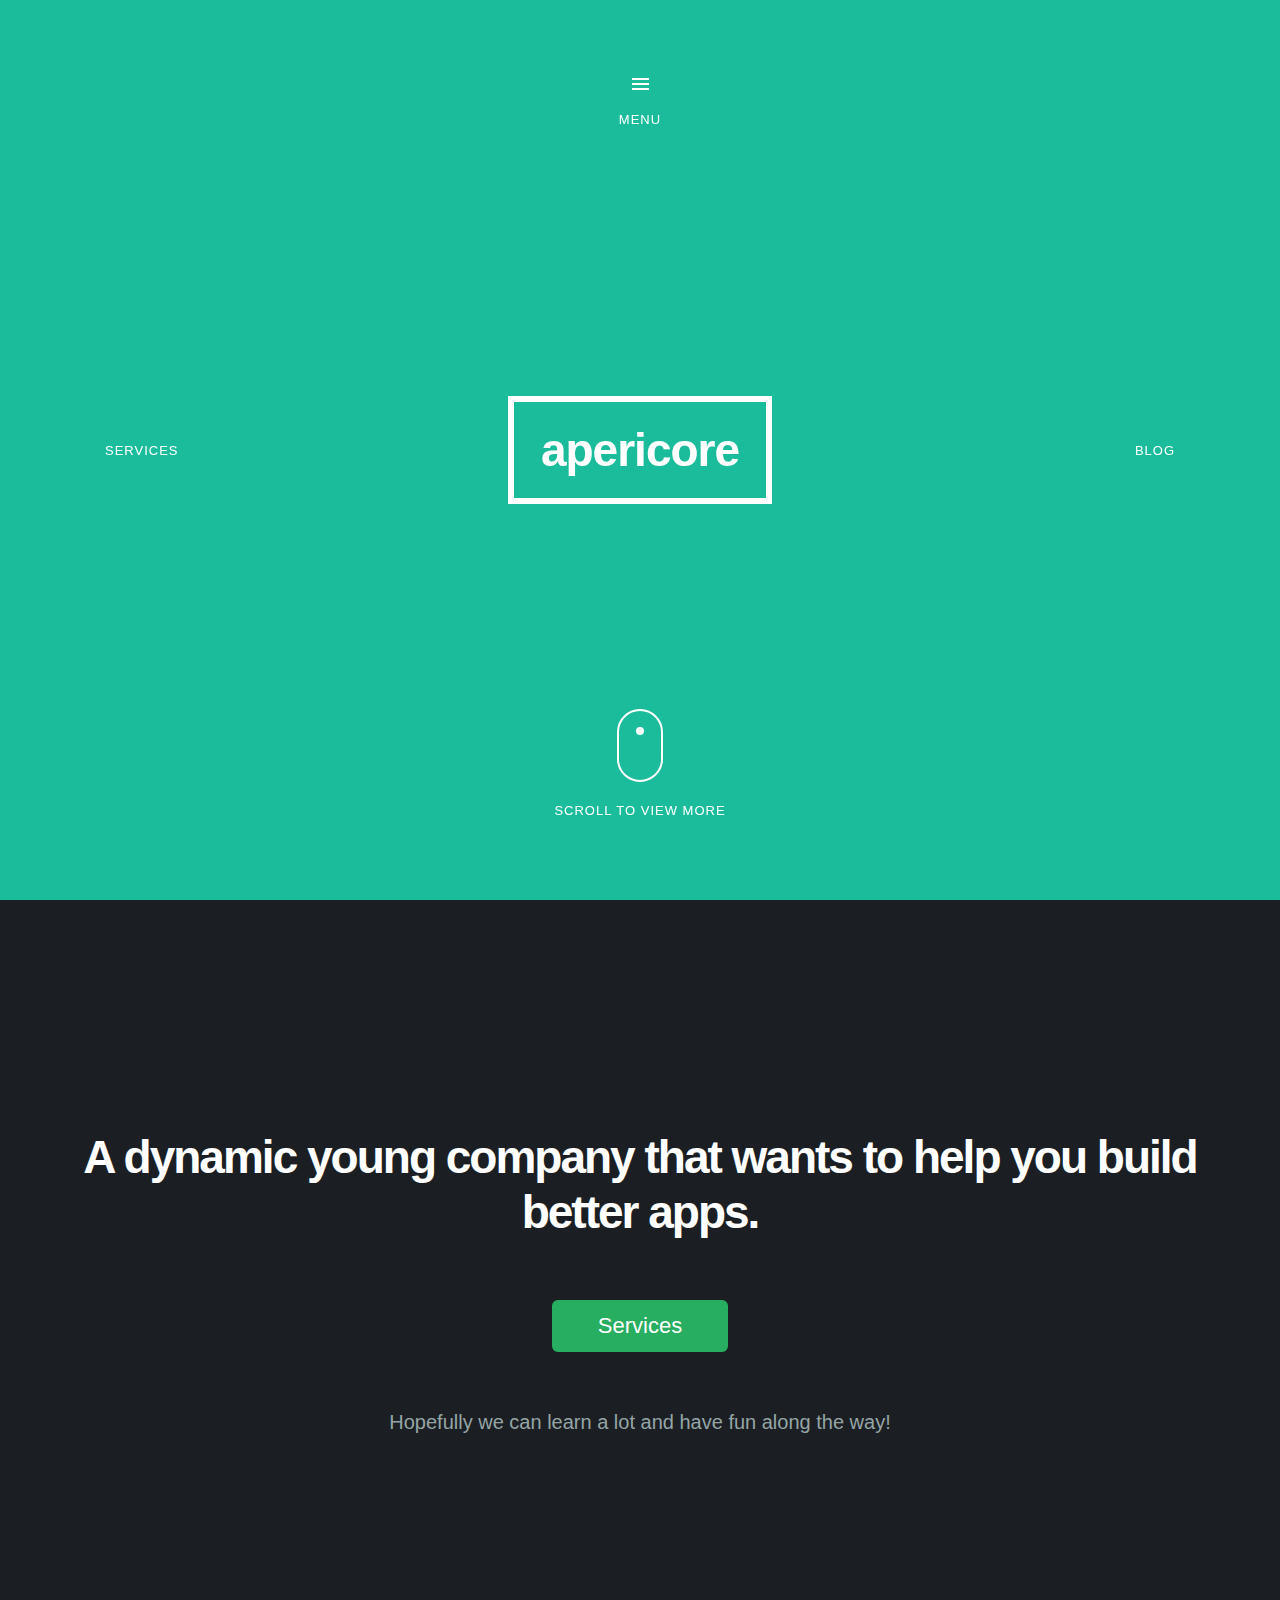
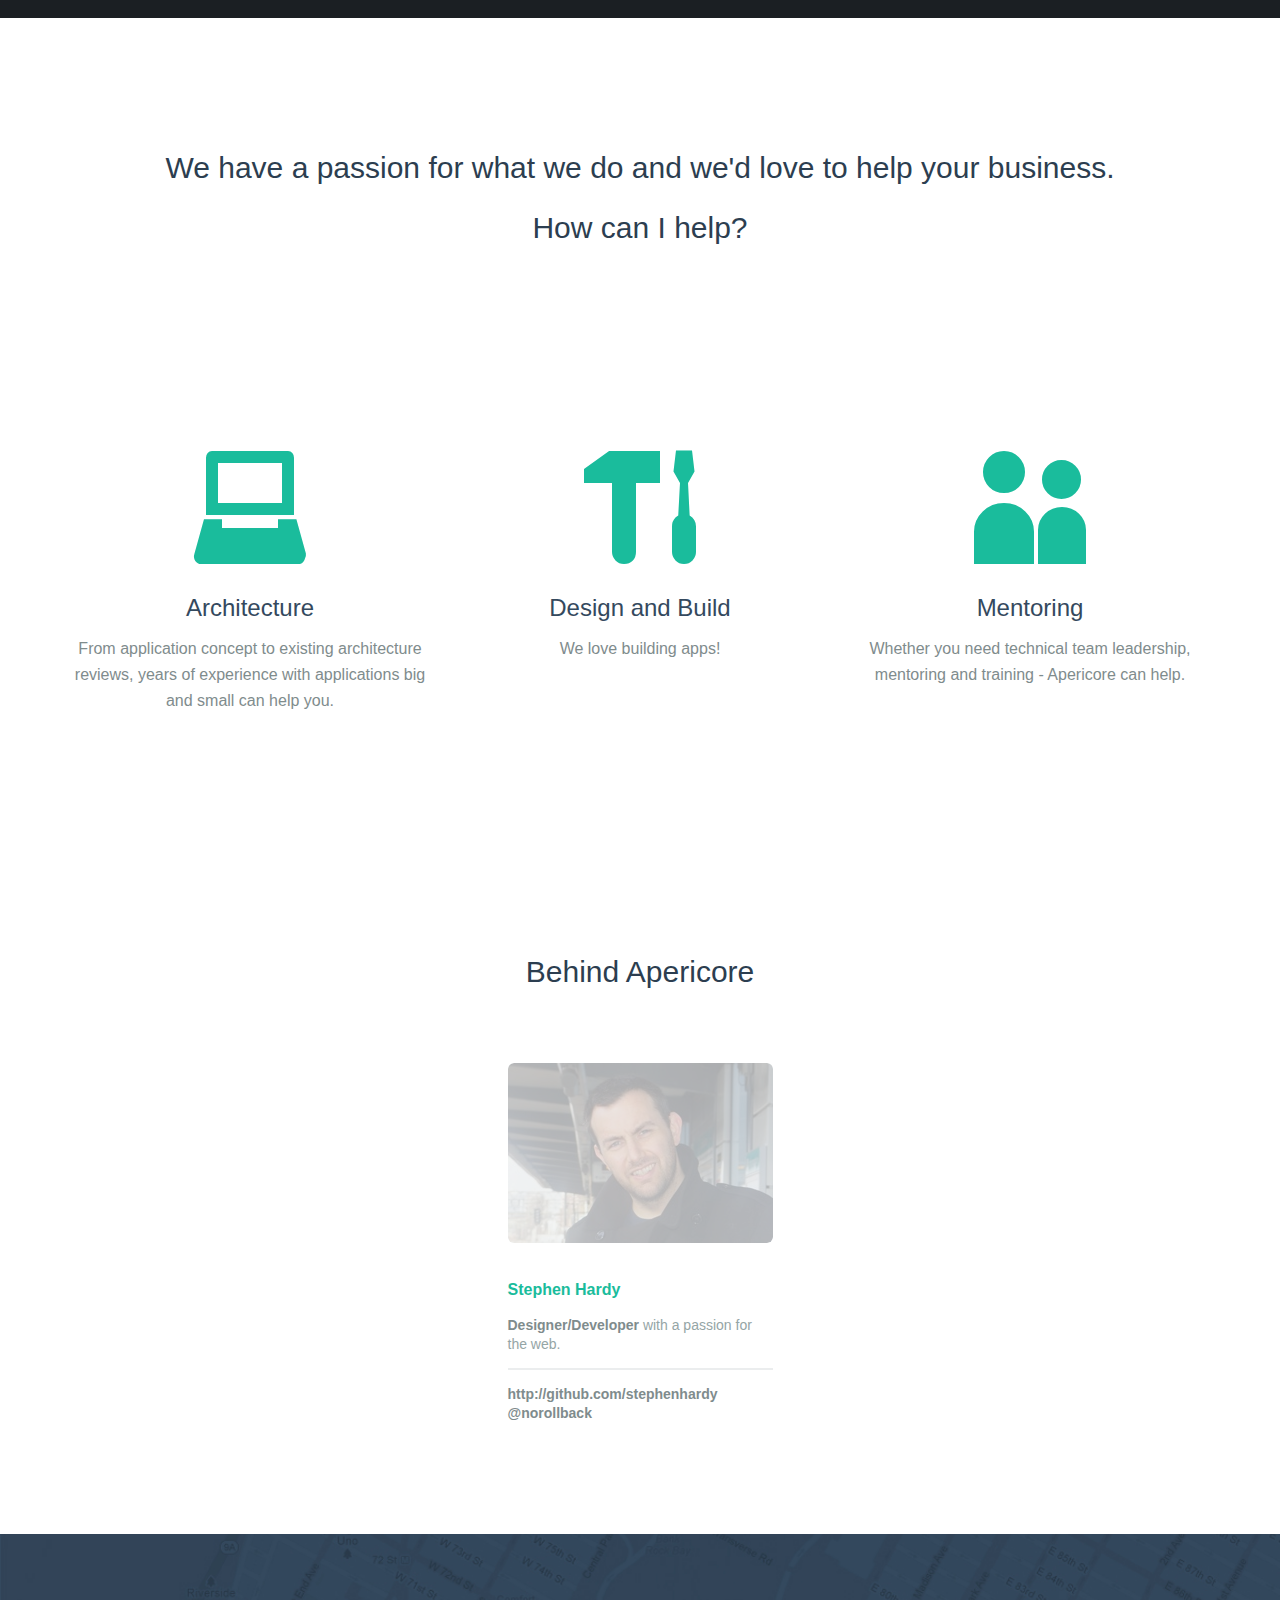
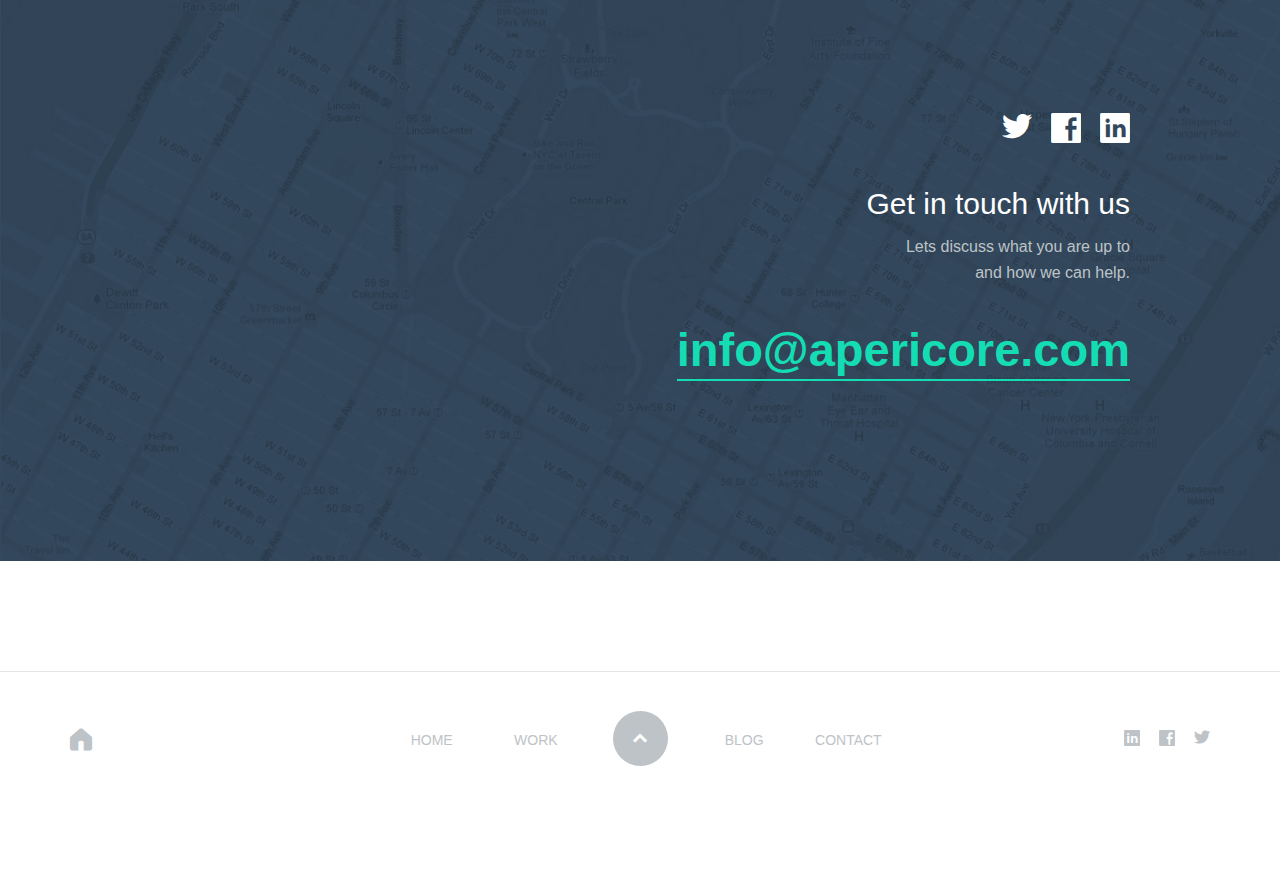
<file: index.html>
<!DOCTYPE html>
<html lang="en">
    <head>
        <title>Apericore</title>
        <meta charset="utf-8">
        <meta name="apple-mobile-web-app-capable" content="yes" />
        <meta name="viewport" content="width=device-width, initial-scale=1.0, maximum-scale=1.0, user-scalable=no" />
        <meta name="apple-mobile-web-app-status-bar-style" content="black" />
        <meta name="viewport" content="width=device-width, initial-scale=1.0">
        <meta name="viewport" content="width=device-width, initial-scale=1.0, maximum-scale=1.0, user-scalable=no" />
        <meta name="apple-mobile-web-app-status-bar-style" content="black" />
        <link rel="shortcut icon"  type="image/x-icon" href="images/apericore_favicon_32x32.ico"/>
        <link rel="shortcut icon"  type="image/x-icon" href="images/apericore_favicon_32x32.icns"/>
        <link rel="shortcut icon" type="image/png" href="images/apericore_favicon_32x32.png">

        <link href="webfonts/ss-symbolicons-block.css" rel="stylesheet" />
        
        <link rel="stylesheet" href="startup/flat-ui/bootstrap/css/bootstrap.css">
        <link rel="stylesheet" href="startup/flat-ui/css/flat-ui.css">
        <!-- Using only with Flat-UI (free)-->
        <link rel="stylesheet" href="startup/common-files/css/icon-font.css">
        <!-- end -->
        <link rel="stylesheet" href="startup/common-files/css/animations.css">
        <link rel="stylesheet" href="static/css/style.css">
        <script>
            (function(i,s,o,g,r,a,m){i['GoogleAnalyticsObject']=r;i[r]=i[r]||function(){
                (i[r].q=i[r].q||[]).push(arguments)},i[r].l=1*new Date();a=s.createElement(o),
                    m=s.getElementsByTagName(o)[0];a.async=1;a.src=g;m.parentNode.insertBefore(a,m)
            })(window,document,'script','//www.google-analytics.com/analytics.js','ga');

            ga('create', 'UA-45275381-1', 'apericore.com');
            ga('send', 'pageview');

        </script>
    </head>

    <body>
        <div class="page-wrapper"><header class="header-16">
    <div class="container">
        <div class="row">
            <div class="navbar" role="navigation">
                <div class="navbar-header">
                    <button type="button" class="navbar-toggle">
                        <span>MENU</span>
                        <div>CLOSE</div>
                    </button>
                    <div class="navbar-collapse collapse">
                        <ul class="nav">
                            <li class="active"><a href="#home">HOME</a></li>
                            <li><a href="#ourServices">WORK</a></li>
                            <li><a href="http://blog.apericore.com">BLOG</a></li>
                            <li><a href="#contactUs">CONTACT</a></li>
                        </ul>
                    </div>
                </div>
            </div>
        </div>
    </div>
</header>
<section id="home" class="header-16-sub">
    <div id="h-16-pt-main" class="page-transitions pt-perspective">
        <div class="v-center pt-page pt-page-1 pt-page-current bg-turquoise">
            <div>
                <div class="background">&nbsp;</div>
                <div class="container">
                    <div class="hero-unit">
                        <h1>apericore</h1>
                    </div>
                </div>
            </div>
            <span class="scroll-btn"><a href="#"> <span class="mouse"><span> </span></span> SCROLL TO VIEW MORE</a></span>
            <span class="pt-controls">
                <div class="container">
                    <a style="float: left;" href="#ourServices">SERVICES</a>
                    <a style="float: right;" href="http://blog.apericore.com">BLOG</a>
                </div>
            </span>
        </div>
    </div>
</section>
<section class="content-36">
    <div class="container">
        <h2>A dynamic young company that wants to help you build better apps.</h2>
        <a class="btn btn-success" href="#ourServices">Services</a>
        <p>Hopefully we can learn a lot and have fun along the way!</p>
    </div>
</section><section id="ourServices" class="content-4">
    <div class="container">
        <h3>We have a passion for what we do and we'd love to help your business.</h3>
        <h3>How can I help?</h3>

        <div class="row features">
            <div class="col-sm-4">
                <i class="ss-icon" style="color: #1abc9c; font-size: 800%;">laptop</i>
                <h6>Architecture</h6>

                <p>From application concept to existing architecture reviews,
                    years of experience with applications big and small can help you. </p>
            </div>
            <div class="col-sm-4">
                <i class="ss-icon" style="color: #1abc9c; font-size: 800%;">hammerscrewdriver</i>
                <h6>Design and Build</h6>

                <p>We love building apps!</p>
            </div>
            <div class="col-sm-4">
                <i class="ss-icon" style="color: #1abc9c; font-size: 800%;">users</i>
                <h6>Mentoring</h6>

                <p>Whether you need technical team leadership, mentoring and training - Apericore can help.</p>
            </div>
        </div>
    </div>
</section><section class="crew-4">
    <div class="container">
        <h3 >Behind Apericore</h3>

        <div class="members">
            <div class="member-wrapper">
                <div class="member">

                </div>
            </div>

            <div class="member-wrapper">
                <div class="member">
                    <div class="photo-wrapper">
                        <div class="photo"><img src="images/StephenHardy_265x180.jpg" alt=""></div>
                        <div class="overlay">
                            <a href="https://twitter.com/norollback"><span class="fui-twitter"></span></a>
                            <a href="https://www.linkedin.com/pub/stephen-hardy/4/42/10b"><span class="fui-linkedin"></span></a>
                        </div>
                    </div>
                    <div class="info">
                        <div class="name">Stephen Hardy</div>
                        <b>Designer/Developer</b> with a passion for the web.

                        <div class="contacts">
                            <a href="http://github.com/stephenhardy">http://github.com/stephenhardy</a><br>
                            <a href="https://twitter.com/norollback">@norollback</a>
                        </div>
                    </div>
                </div>
            </div>

            <div class="member-wrapper">
                <div class="member">
                </div>
            </div>
        </div>
    </div>
    <!--/.container-->
</section><section id="contactUs" class="contacts-4">
    <div class="container">
        <div class="content">
            <div class="social-btns">
                <a href="http://twitter.com/apericore">
                    <div class="fui-twitter"></div>
                    <div class="fui-twitter"></div>
                </a>
                <a href="http://facebook.com/apericore">
                    <div class="fui-facebook"></div>
                    <div class="fui-facebook"></div>
                </a>
                <a href="http://www.linkedin.com/company/apericore">
                    <div class="fui-linkedin"></div>
                    <div class="fui-linkedin"></div>
                </a>
            </div>
            <h3>Get in touch with us</h3>
            <p>Lets discuss what you are up to<br class="hidden-phone">  and how we can help.</p>
            <div class="links">
                <a href="#">info@apericore.com</a>
            </div>
        </div>
    </div>
</section><footer class="footer-7 ">
    <div class="container">
        <a href="#"><span class="fui-home"> </span></a>
        <nav>
            <ul>
                <li><a href="#home">HOME</a></li>
                <li><a href="#ourServices">WORK</a></li>
                <li class="scroll-btn"><a href="#" class="scroll-top fui-arrow-up"> </a></li>
                <li><a href="http://blog.apericore.com">BLOG</a></li>
                <li><a href="#contactUs">CONTACT</a></li>
            </ul>
        </nav>
        <div class="social-btns">
            <a href="http://www.linkedin.com/company/apericore">
                <div class="fui-linkedin"></div>
                <div class="fui-linkedin"></div>
            </a>
            <a href="http://facebook.com/apericore">
                <div class="fui-facebook"></div>
                <div class="fui-facebook"></div>
            </a>
            <a href="http://twitter.com/apericore">
                <div class="fui-twitter"></div>
                <div class="fui-twitter"></div>
            </a>
        </div>
    </div>
</footer>            <!-- Placed at the end of the document so the pages load faster -->
            <script src="startup/common-files/js/jquery-1.10.2.min.js"></script>
            <script src="startup/common-files/js/jquery.bxslider.min.js"></script>
            <script src="startup/common-files/js/jquery.scrollTo-1.4.3.1-min.js"></script>
            <script src="startup/common-files/js/jquery.sharrre.min.js"></script>
            <script src="startup/flat-ui/js/bootstrap.min.js"></script>
            <script src="startup/common-files/js/masonry.pkgd.min.js"></script>
            <script src="startup/common-files/js/modernizr.custom.js"></script>
            <script src="startup/common-files/js/page-transitions.js"></script>
            <script src="startup/common-files/js/easing.min.js"></script>
            <script src="startup/common-files/js/jquery.svg.js"></script>
            <script src="startup/common-files/js/jquery.svganim.js"></script>
            <script src="startup/common-files/js/jquery.backgroundvideo.min.js"></script>
            <script src="startup/common-files/js/froogaloop.min.js"></script>
            <script src="startup/common-files/js/startup-kit.js"></script>
        </div>
    </body>
</html>
</file>
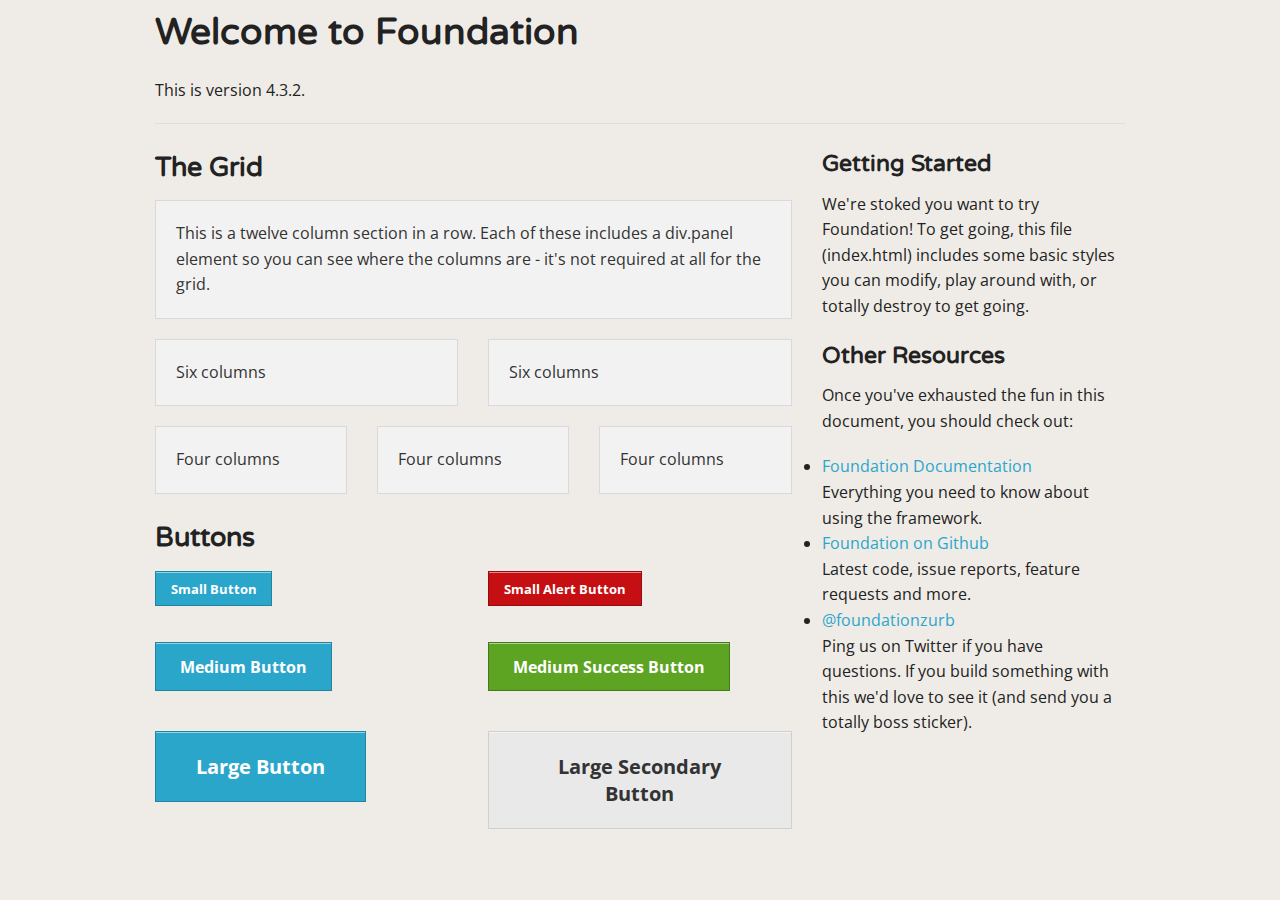
<file: _orig_index.html>
<!DOCTYPE html>
<!--[if IE 8]> 				 <html class="no-js lt-ie9" lang="en" > <![endif]-->
<!--[if gt IE 8]><!--> <html class="no-js" lang="en" > <!--<![endif]-->

<head>
	<meta charset="utf-8">
  <meta name="viewport" content="width=device-width">
  <title>Foundation 4</title>

  
  <link rel="stylesheet" href="stylesheets/app.css">
  

  <script src="javascripts/vendor/custom.modernizr.js"></script>

</head>
<body>

	<div class="row">
		<div class="large-12 columns">
			<h2>Welcome to Foundation</h2>
			<p>This is version 4.3.2.</p>
			<hr />
		</div>
	</div>

	<div class="row">
		<div class="large-8 columns">
			<h3>The Grid</h3>

			<!-- Grid Example -->
			<div class="row">
				<div class="large-12 columns">
					<div class="panel">
						<p>This is a twelve column section in a row. Each of these includes a div.panel element so you can see where the columns are - it's not required at all for the grid.</p>
					</div>
				</div>
			</div>
			<div class="row">
				<div class="large-6 columns">
					<div class="panel">
						<p>Six columns</p>
					</div>
				</div>
				<div class="large-6 columns">
					<div class="panel">
						<p>Six columns</p>
					</div>
				</div>
			</div>
			<div class="row">
				<div class="large-4 columns">
					<div class="panel">
						<p>Four columns</p>
					</div>
				</div>
				<div class="large-4 columns">
					<div class="panel">
						<p>Four columns</p>
					</div>
				</div>
				<div class="large-4 columns">
					<div class="panel">
						<p>Four columns</p>
					</div>
				</div>
			</div>

			<h3>Buttons</h3>

      <div class="row">
        <div class="large-6 columns">
          <p><a href="#" class="small button">Small Button</a></p>
          <p><a href="#" class="button">Medium Button</a></p>
          <p><a href="#" class="large button">Large Button</a></p>
        </div>
        <div class="large-6 columns">
          <p><a href="#" class="small alert button">Small Alert Button</a></p>
          <p><a href="#" class="success button">Medium Success Button</a></p>
          <p><a href="#" class="large secondary button">Large Secondary Button</a></p>
        </div>
      </div>
		</div>

		<div class="large-4 columns">
			<h4>Getting Started</h4>
			<p>We're stoked you want to try Foundation! To get going, this file (index.html) includes some basic styles you can modify, play around with, or totally destroy to get going.</p>

			<h4>Other Resources</h4>
			<p>Once you've exhausted the fun in this document, you should check out:</p>
			<ul class="disc">
				<li><a href="http://foundation.zurb.com/docs">Foundation Documentation</a><br />Everything you need to know about using the framework.</li>
				<li><a href="http://github.com/zurb/foundation">Foundation on Github</a><br />Latest code, issue reports, feature requests and more.</li>
				<li><a href="http://twitter.com/foundationzurb">@foundationzurb</a><br />Ping us on Twitter if you have questions. If you build something with this we'd love to see it (and send you a totally boss sticker).</li>
			</ul>
		</div>
	</div>

  <script>
  document.write('<script src=' +
  ('__proto__' in {} ? 'javascripts/vendor/zepto' : 'javascripts/vendor/jquery') +
  '.js><\/script>')
  </script>
  
	<script src="javascripts/foundation/foundation.js"></script>
	<script src="javascripts/foundation/foundation.abide.js"></script>
	<script src="javascripts/foundation/foundation.alerts.js"></script>
	<script src="javascripts/foundation/foundation.clearing.js"></script>
	<script src="javascripts/foundation/foundation.cookie.js"></script>
	<script src="javascripts/foundation/foundation.dropdown.js"></script>
	<script src="javascripts/foundation/foundation.forms.js"></script>
	<script src="javascripts/foundation/foundation.interchange.js"></script>
	<script src="javascripts/foundation/foundation.joyride.js"></script>
	<script src="javascripts/foundation/foundation.magellan.js"></script>	
	<script src="javascripts/foundation/foundation.orbit.js"></script>
	<script src="javascripts/foundation/foundation.placeholder.js"></script>
	<script src="javascripts/foundation/foundation.reveal.js"></script>	
	<script src="javascripts/foundation/foundation.section.js"></script>	
	<script src="javascripts/foundation/foundation.tooltips.js"></script>
	<script src="javascripts/foundation/foundation.topbar.js"></script>
	
  
  <script>
    $(document).foundation();
  </script>
</body>
</html>
</file>
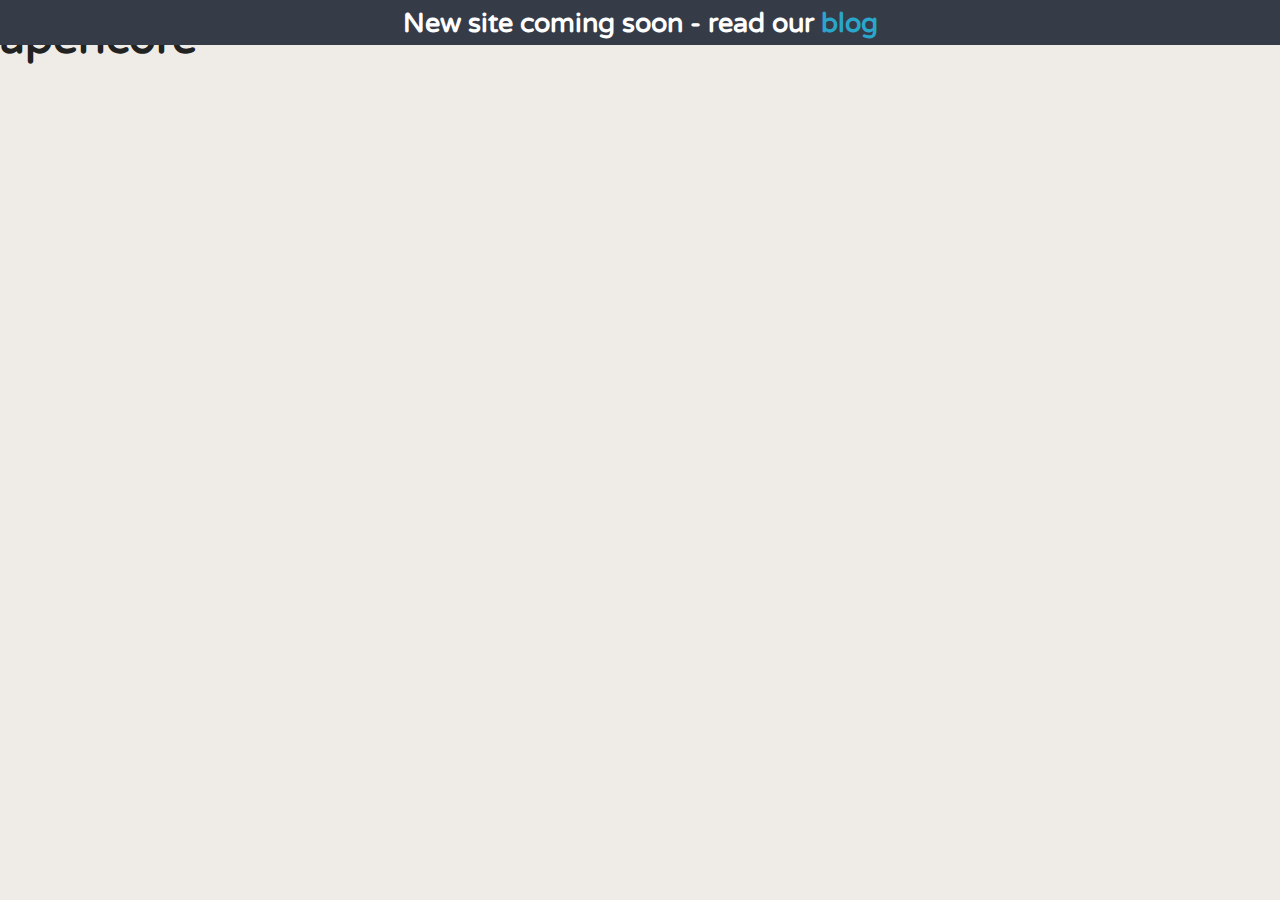
<file: underConstruction.html>
<!DOCTYPE html>
<!--[if IE 8]> 				 <html class="no-js lt-ie9" lang="en" > <![endif]-->
<!--[if gt IE 8]><!--> <html class="no-js" lang="en" > <!--<![endif]-->

<head>
	<meta charset="utf-8">
	<meta name="viewport" content="width=device-width">
	<title>Apericore</title>
  <link rel="icon" type="image/png" href="images/apericore_favicon_32x32.png">
	<link rel="stylesheet" href="stylesheets/app.css">
  <link rel="stylesheet" href="stylesheets/social_foundicons.css">
  <link rel="stylesheet" href="stylesheets/general_foundicons.css">
	<script src="javascripts/vendor/custom.modernizr.js"></script>
  <script>
    (function(i,s,o,g,r,a,m){i['GoogleAnalyticsObject']=r;i[r]=i[r]||function(){
    (i[r].q=i[r].q||[]).push(arguments)},i[r].l=1*new Date();a=s.createElement(o),
    m=s.getElementsByTagName(o)[0];a.async=1;a.src=g;m.parentNode.insertBefore(a,m)
    })(window,document,'script','//www.google-analytics.com/analytics.js','ga');

    ga('create', 'UA-45275381-1', 'apericore.com');
    ga('send', 'pageview');

  </script>
</head>

<body>
<!--
Topbar/Header/Menu
-->
<div class="fixed">
    <nav class="top-bar">
        <!-- Menu options -->
        <section class="top-bar-section">
            <h3 class="text-center" style="color: #ffffff">New site coming soon - read our <a href="http://blog.apericore.com">blog</a></h3>
        </section>
    </nav>
</div>
    <!--
        Introduction section
    -->
    <section id="intro" class="centered">
        <h1>apericore</h1>
    </section>
    <!--
        Contact section
    -->
    <section id="contact" >

    </section>
</body>

</html>
</file>
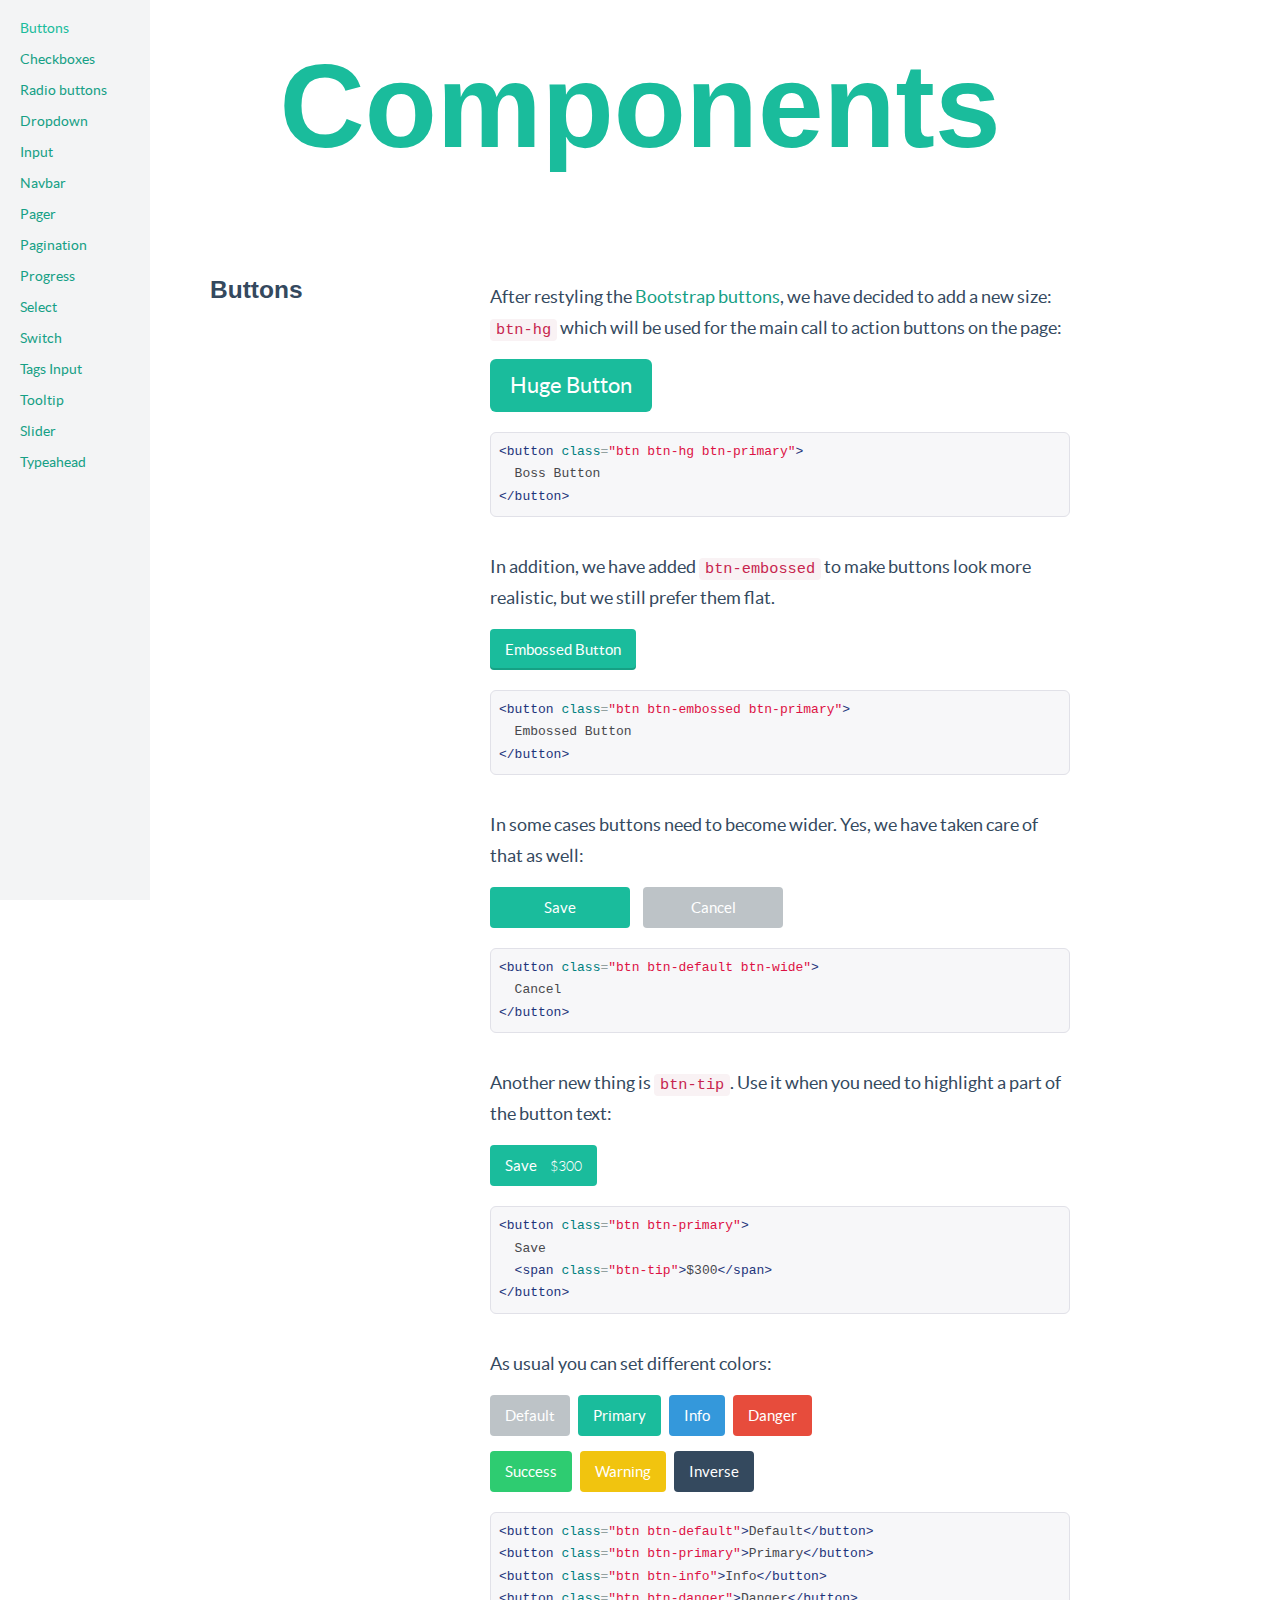
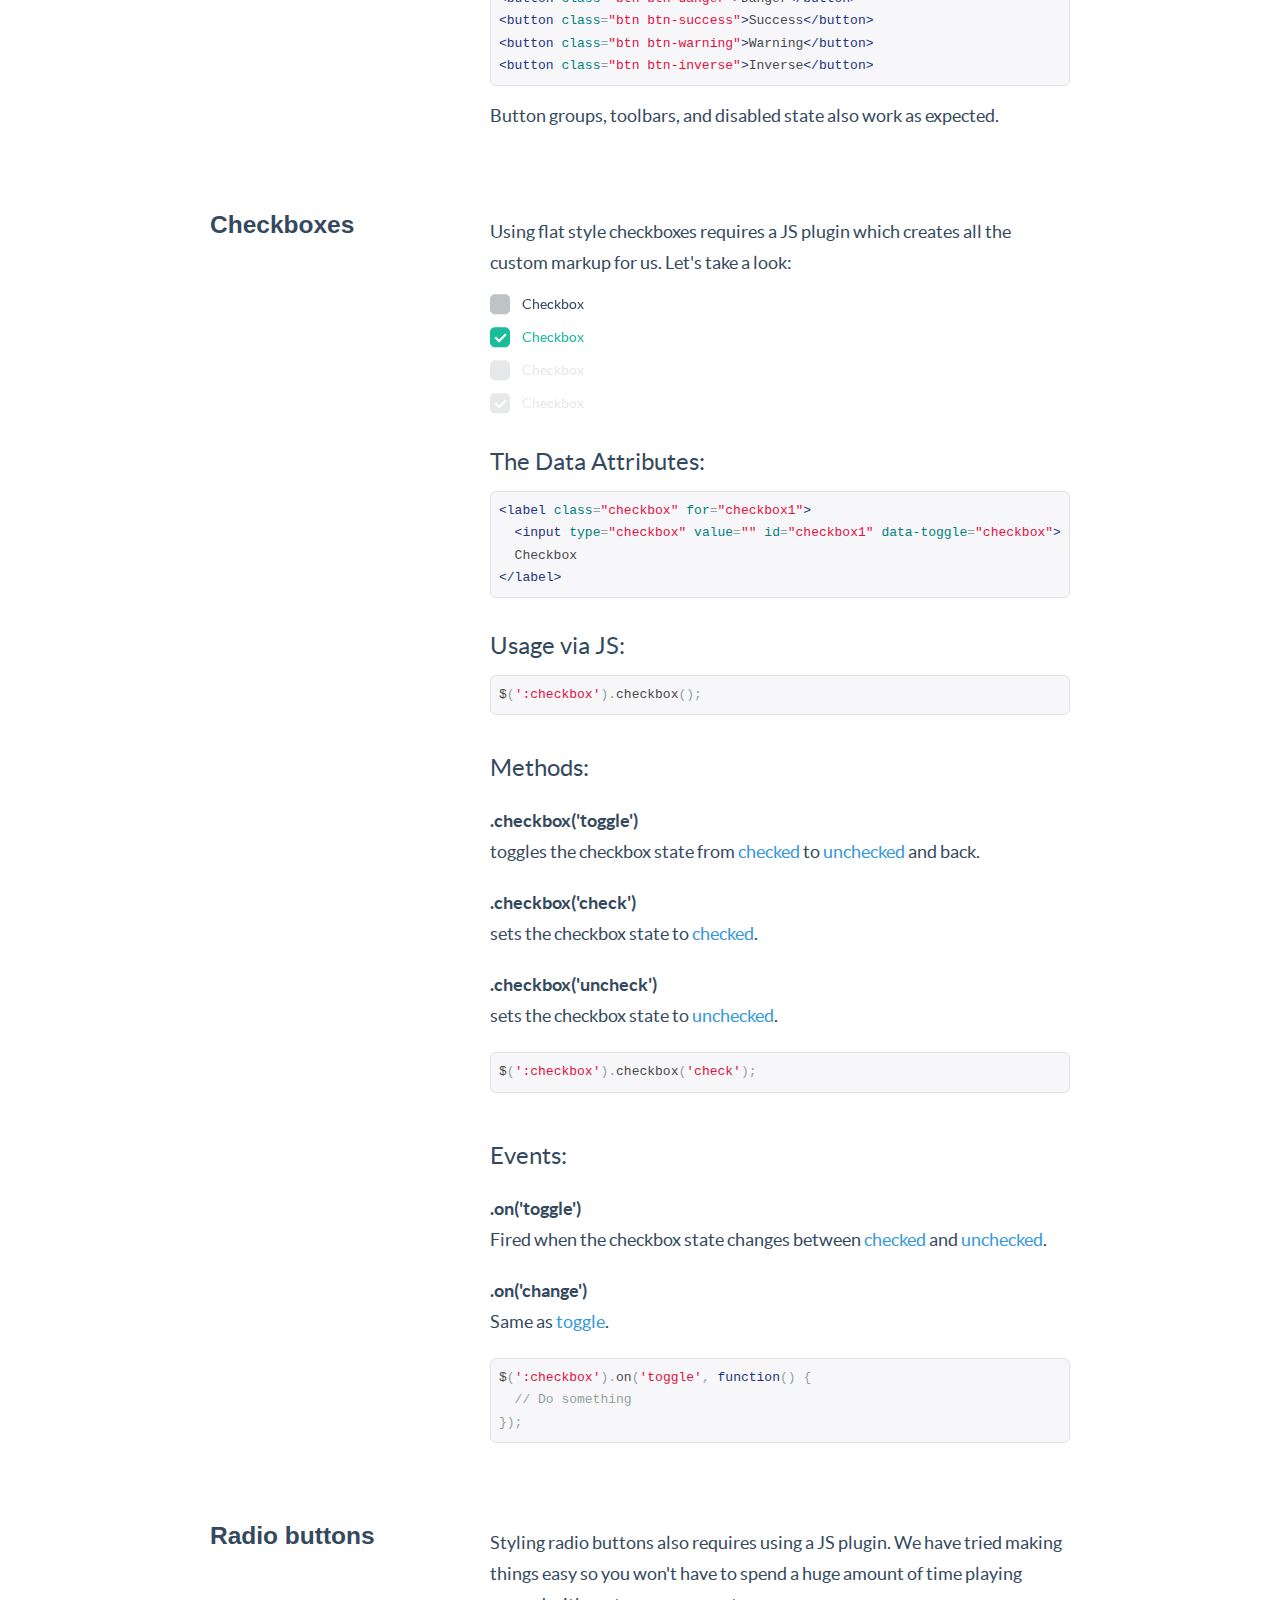
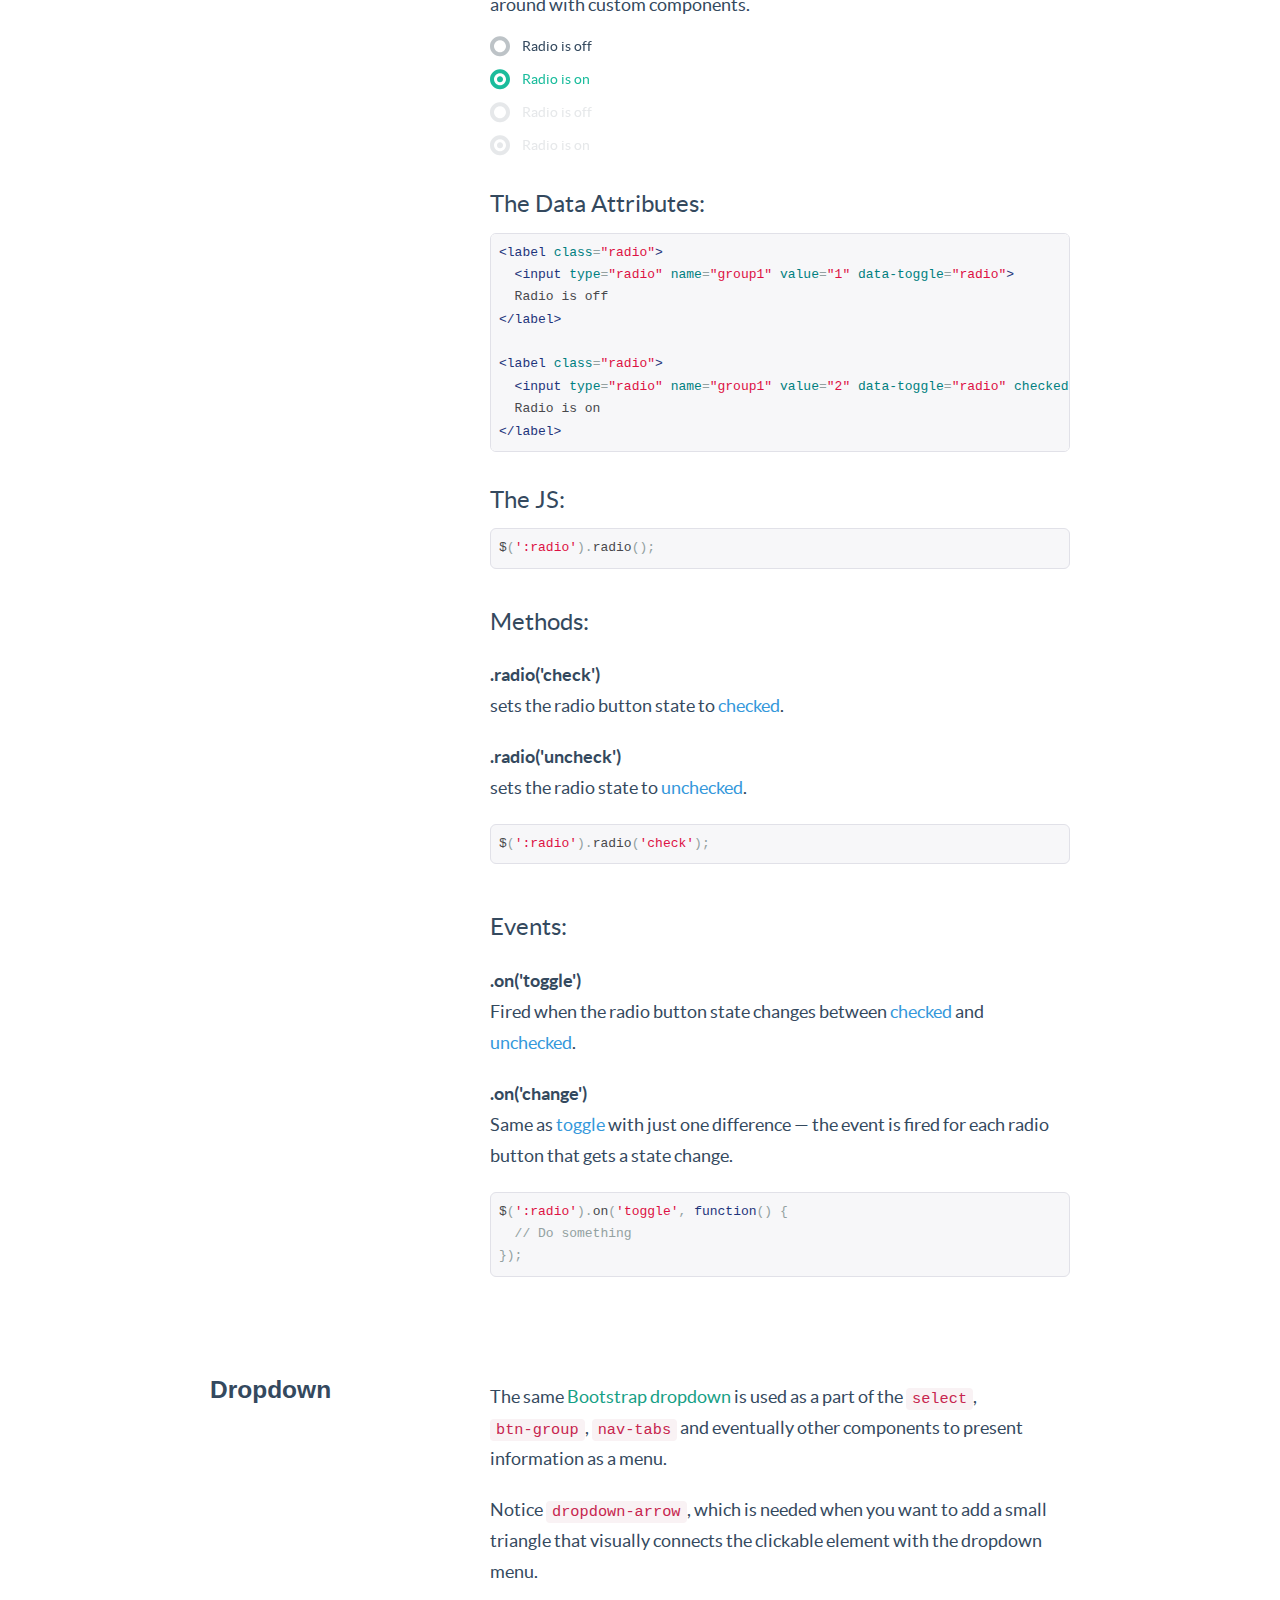
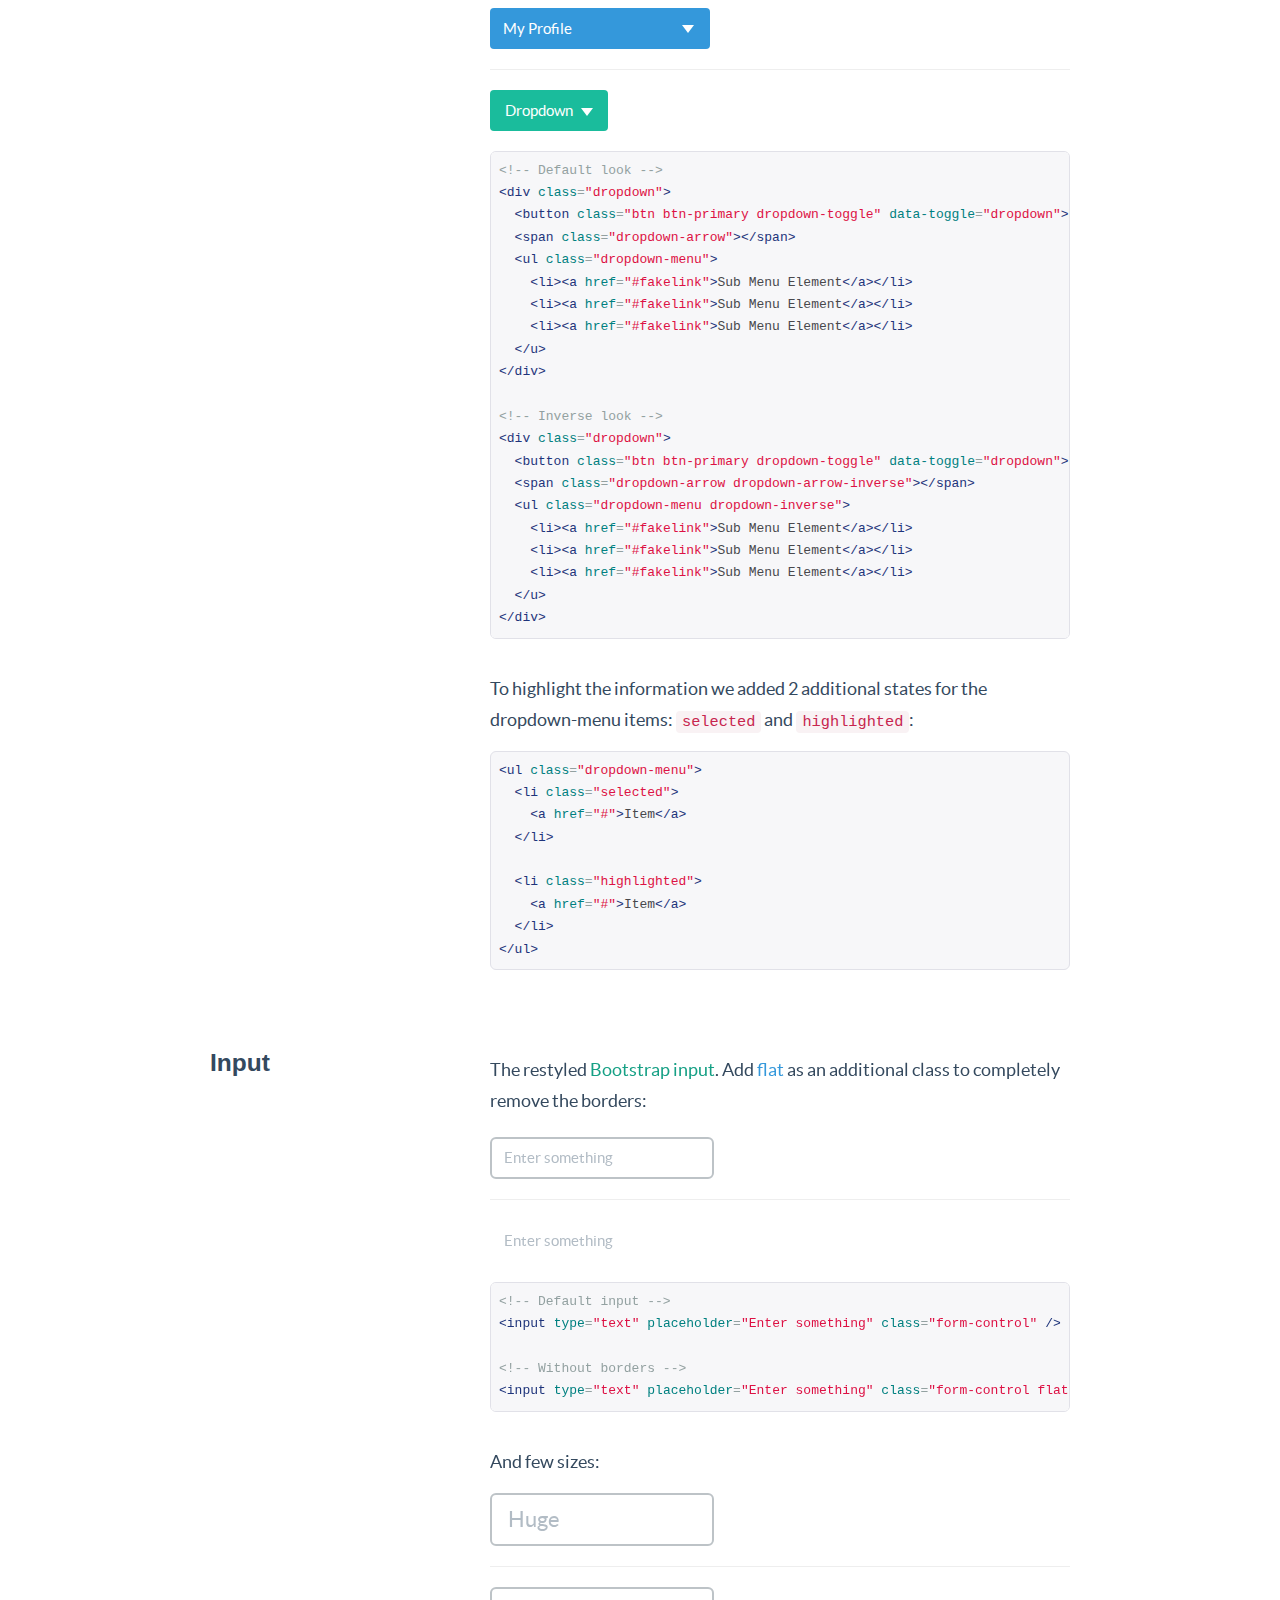
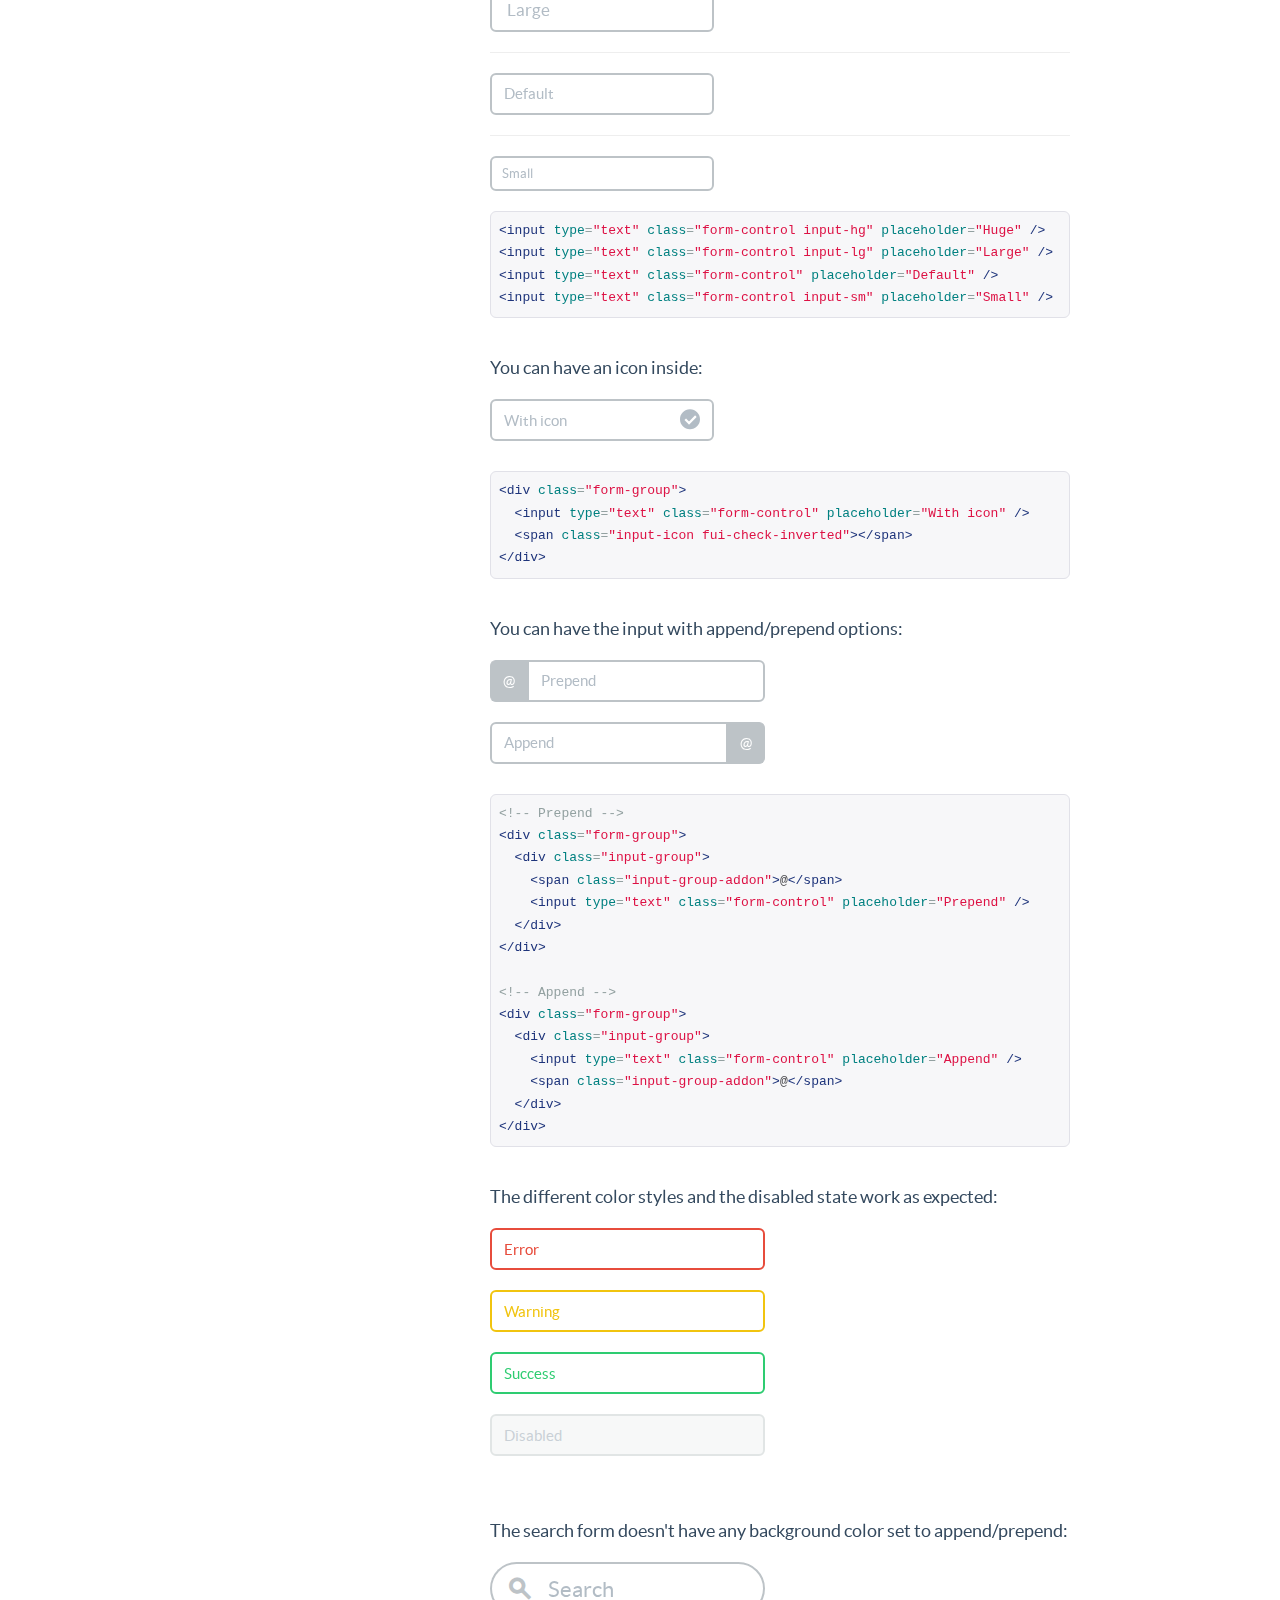
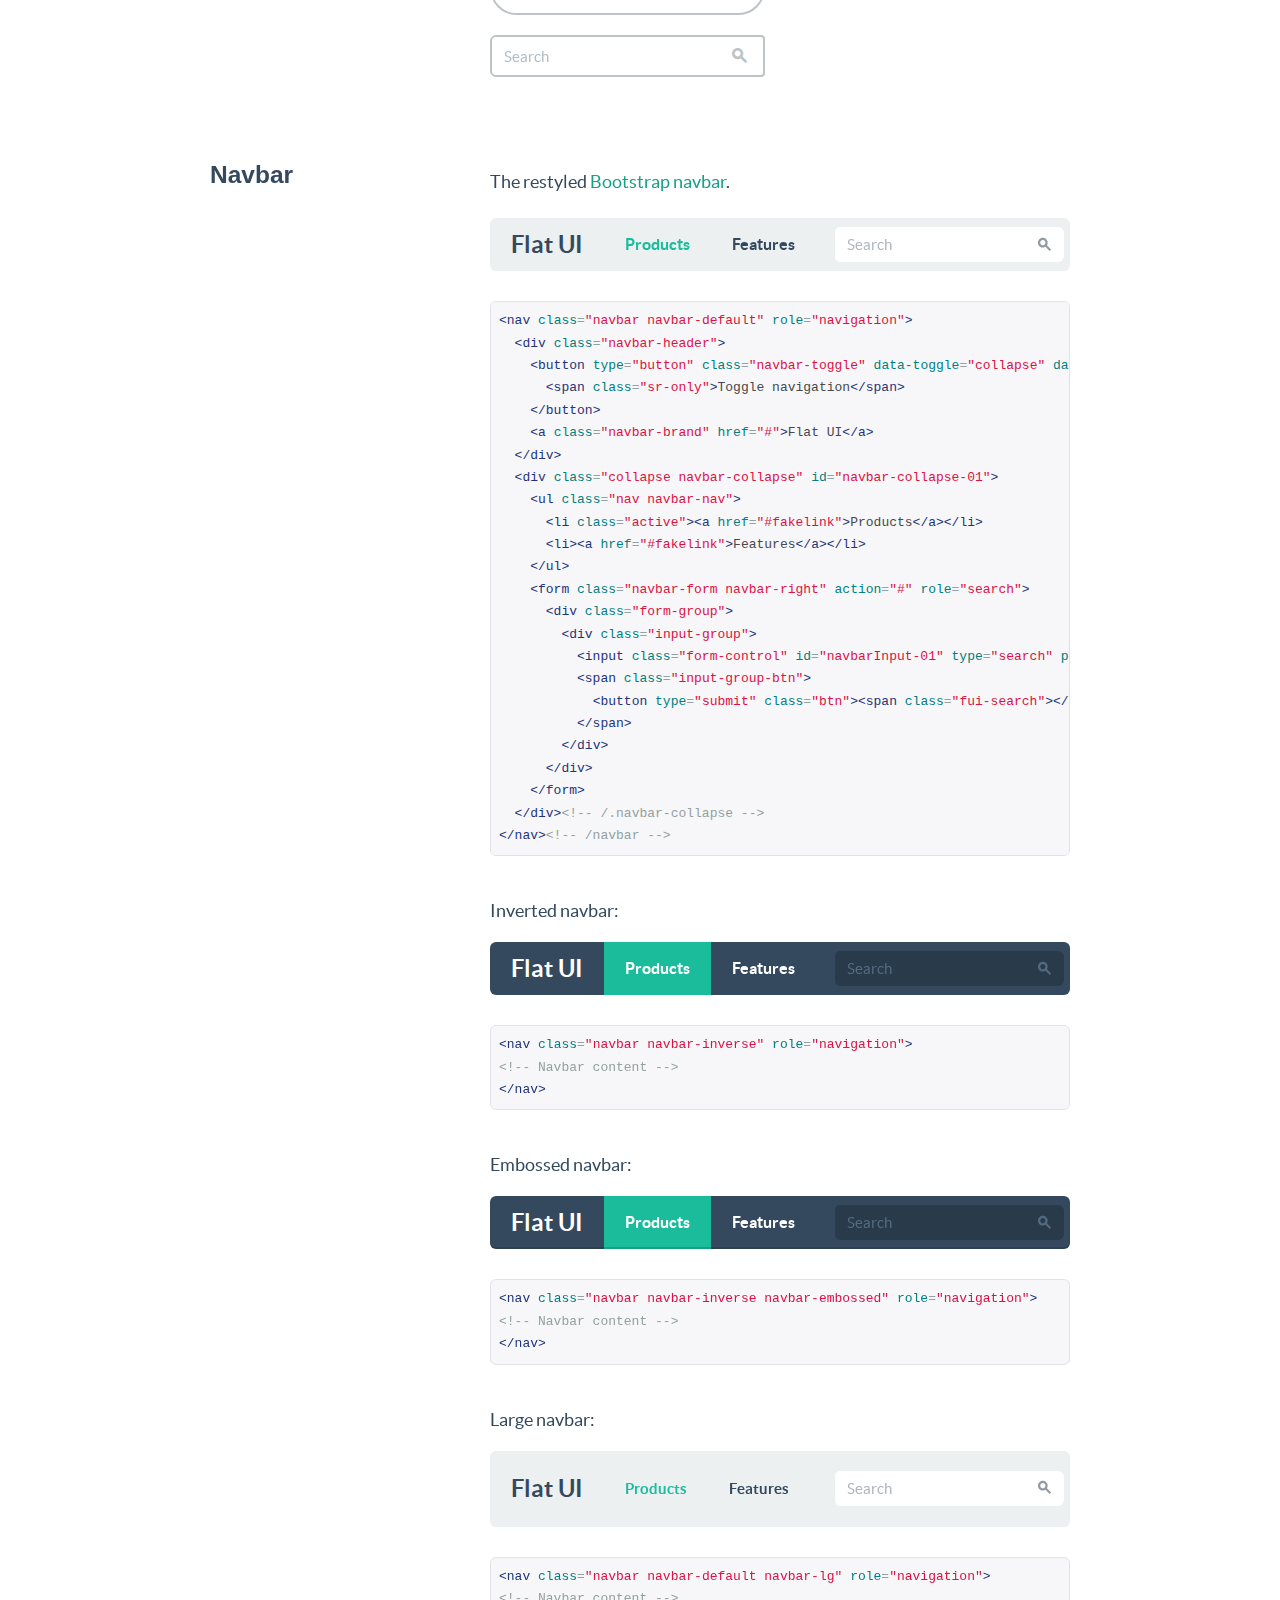
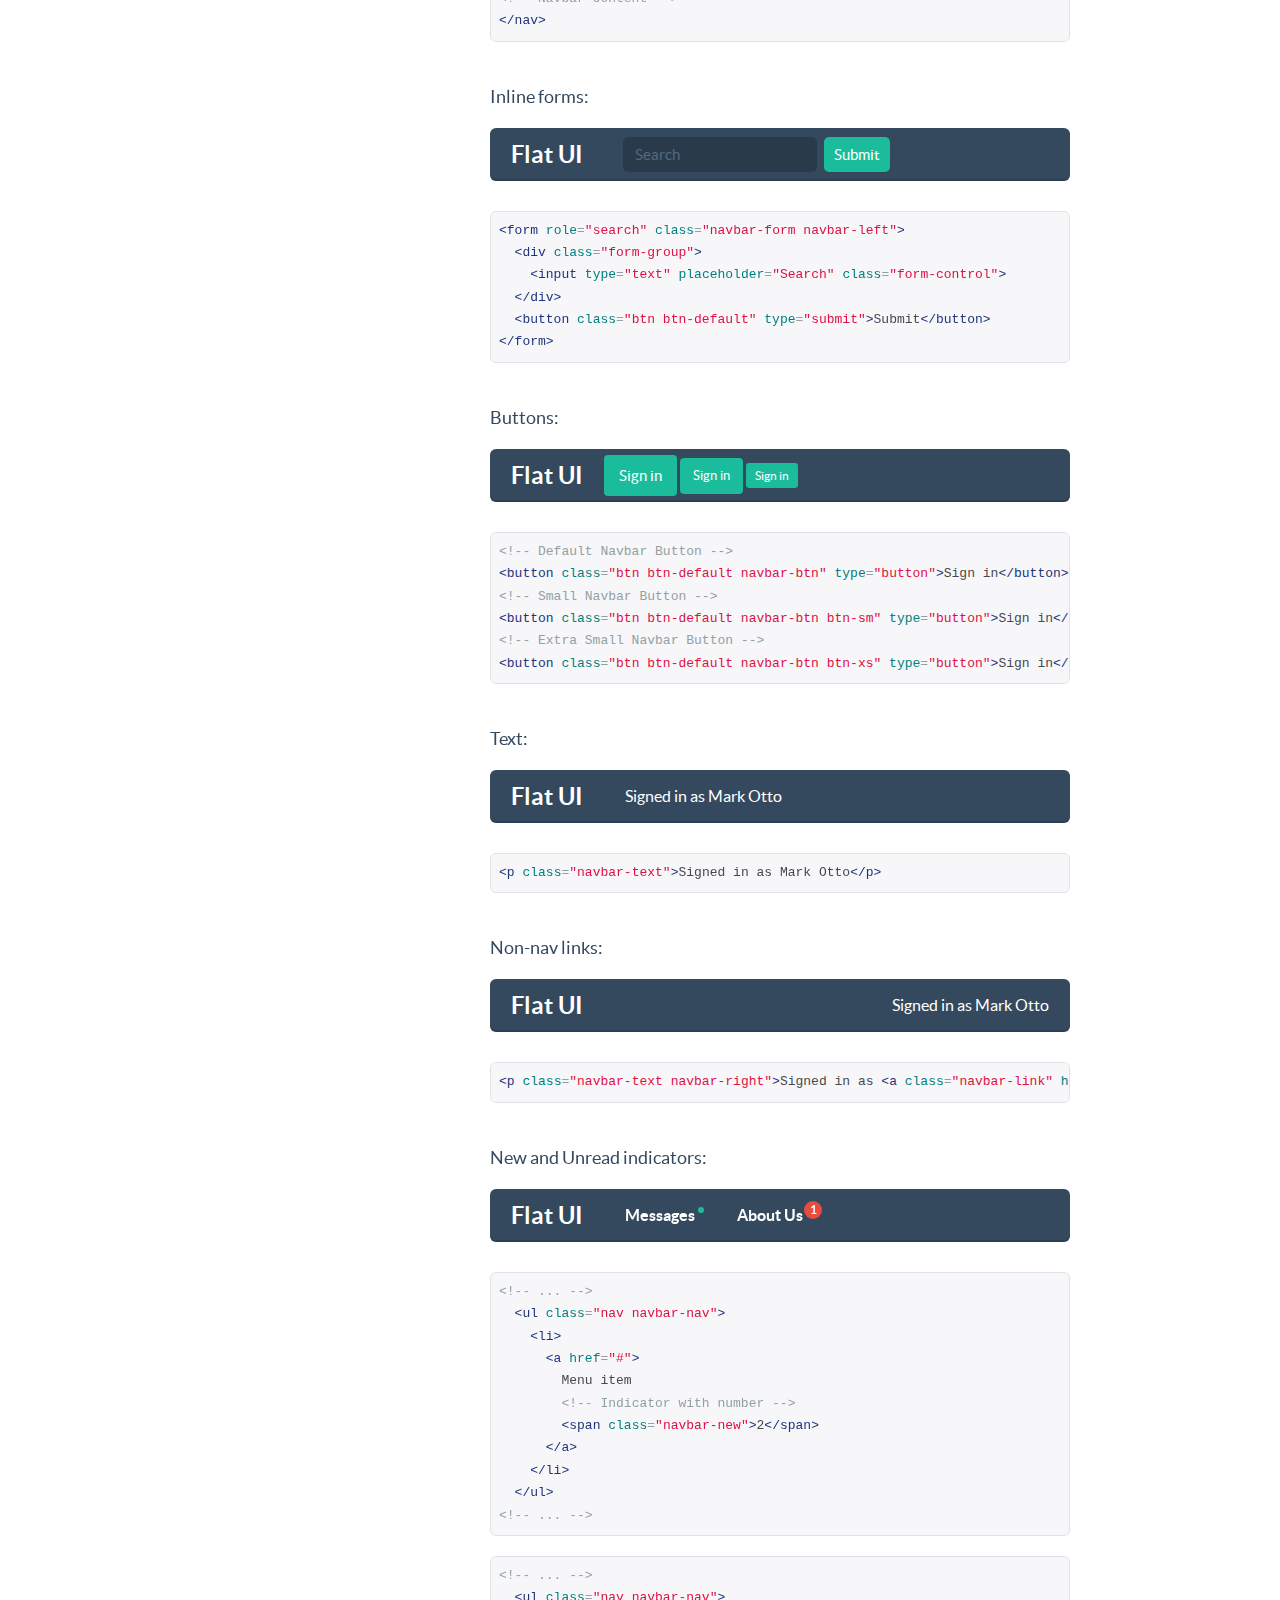
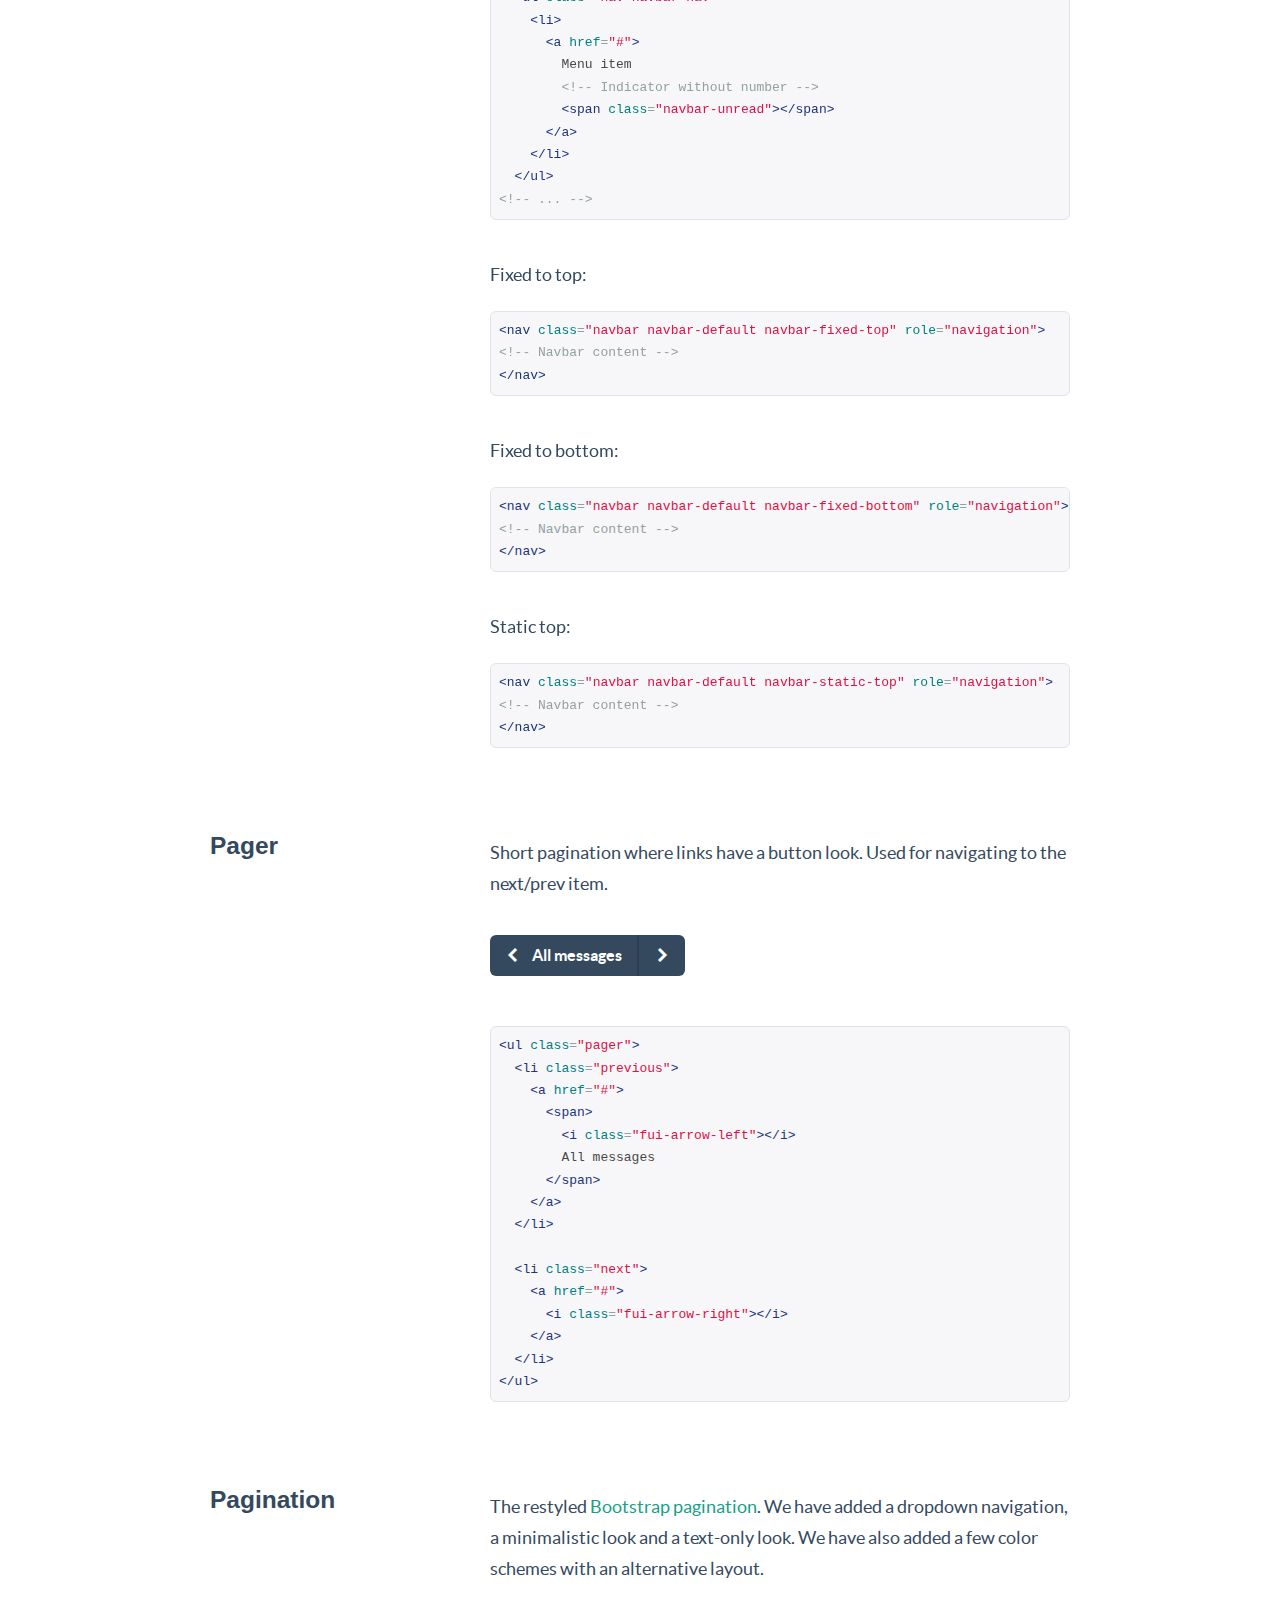
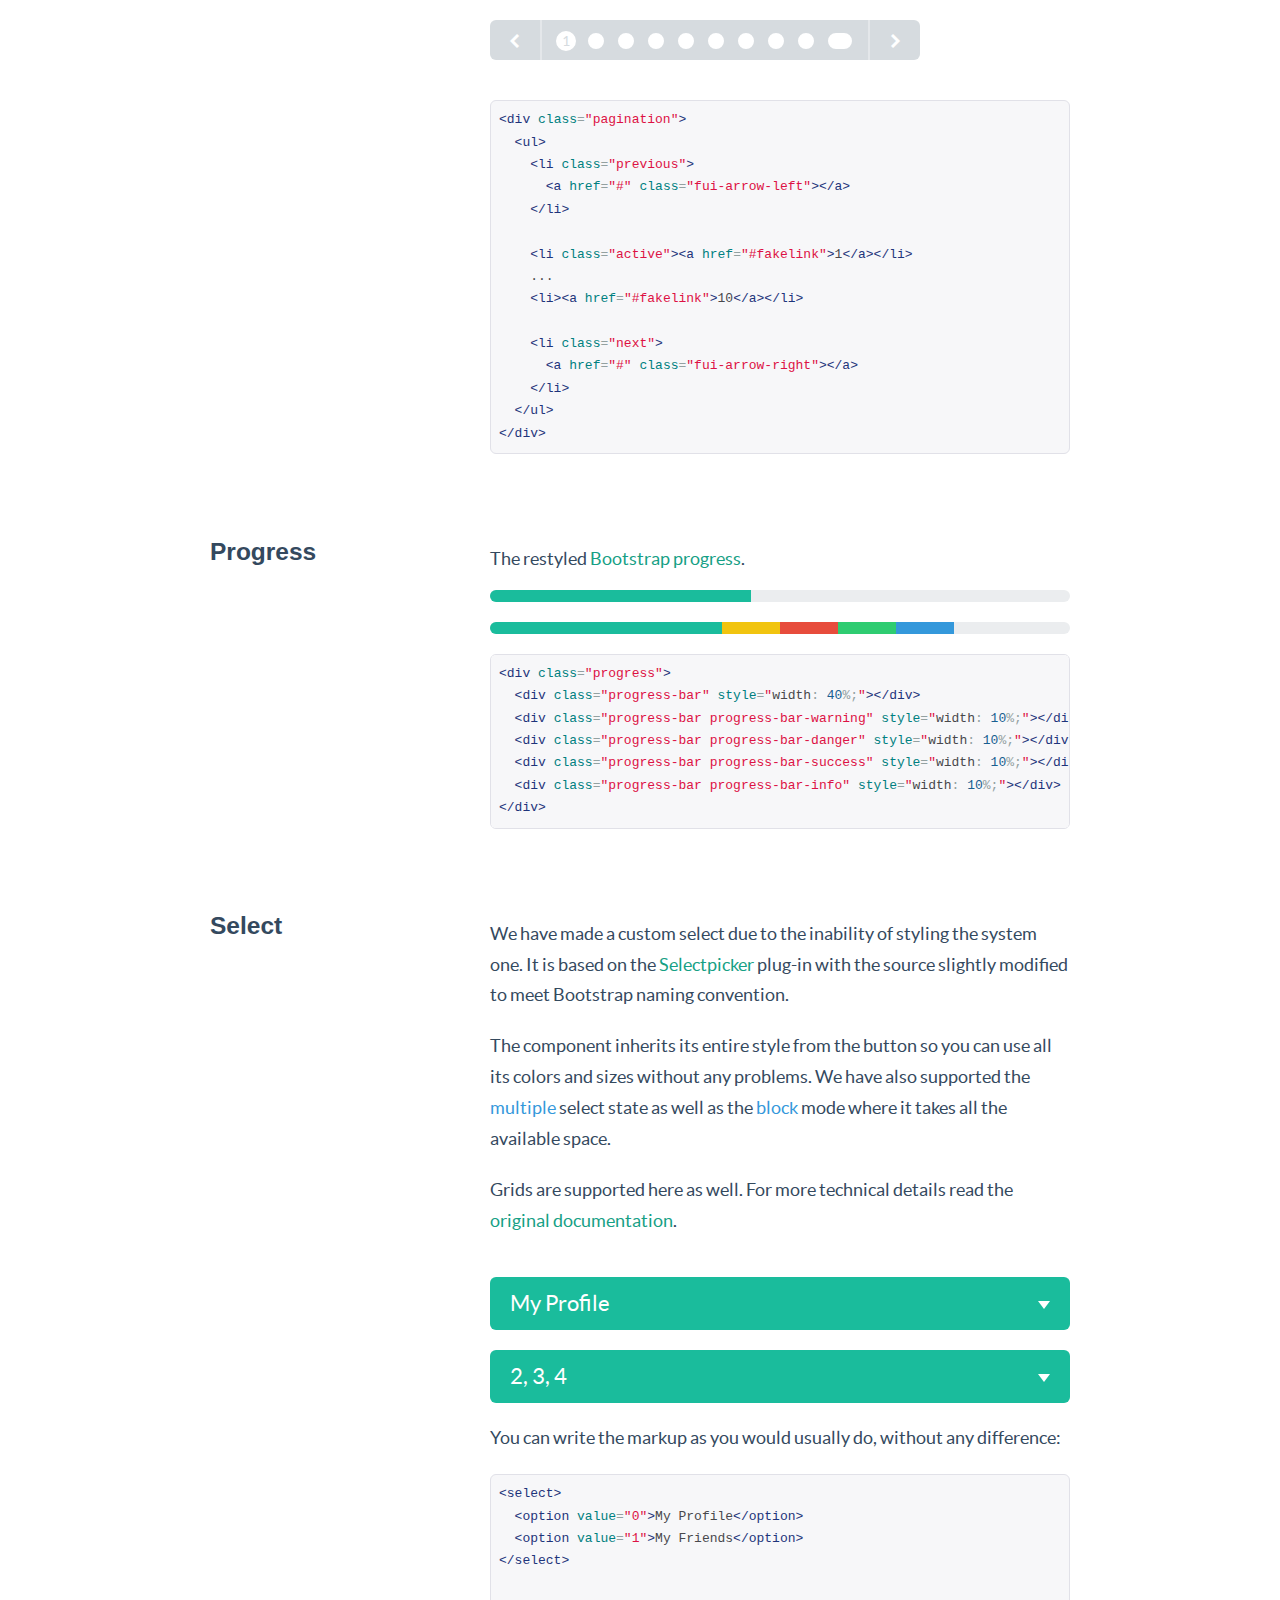
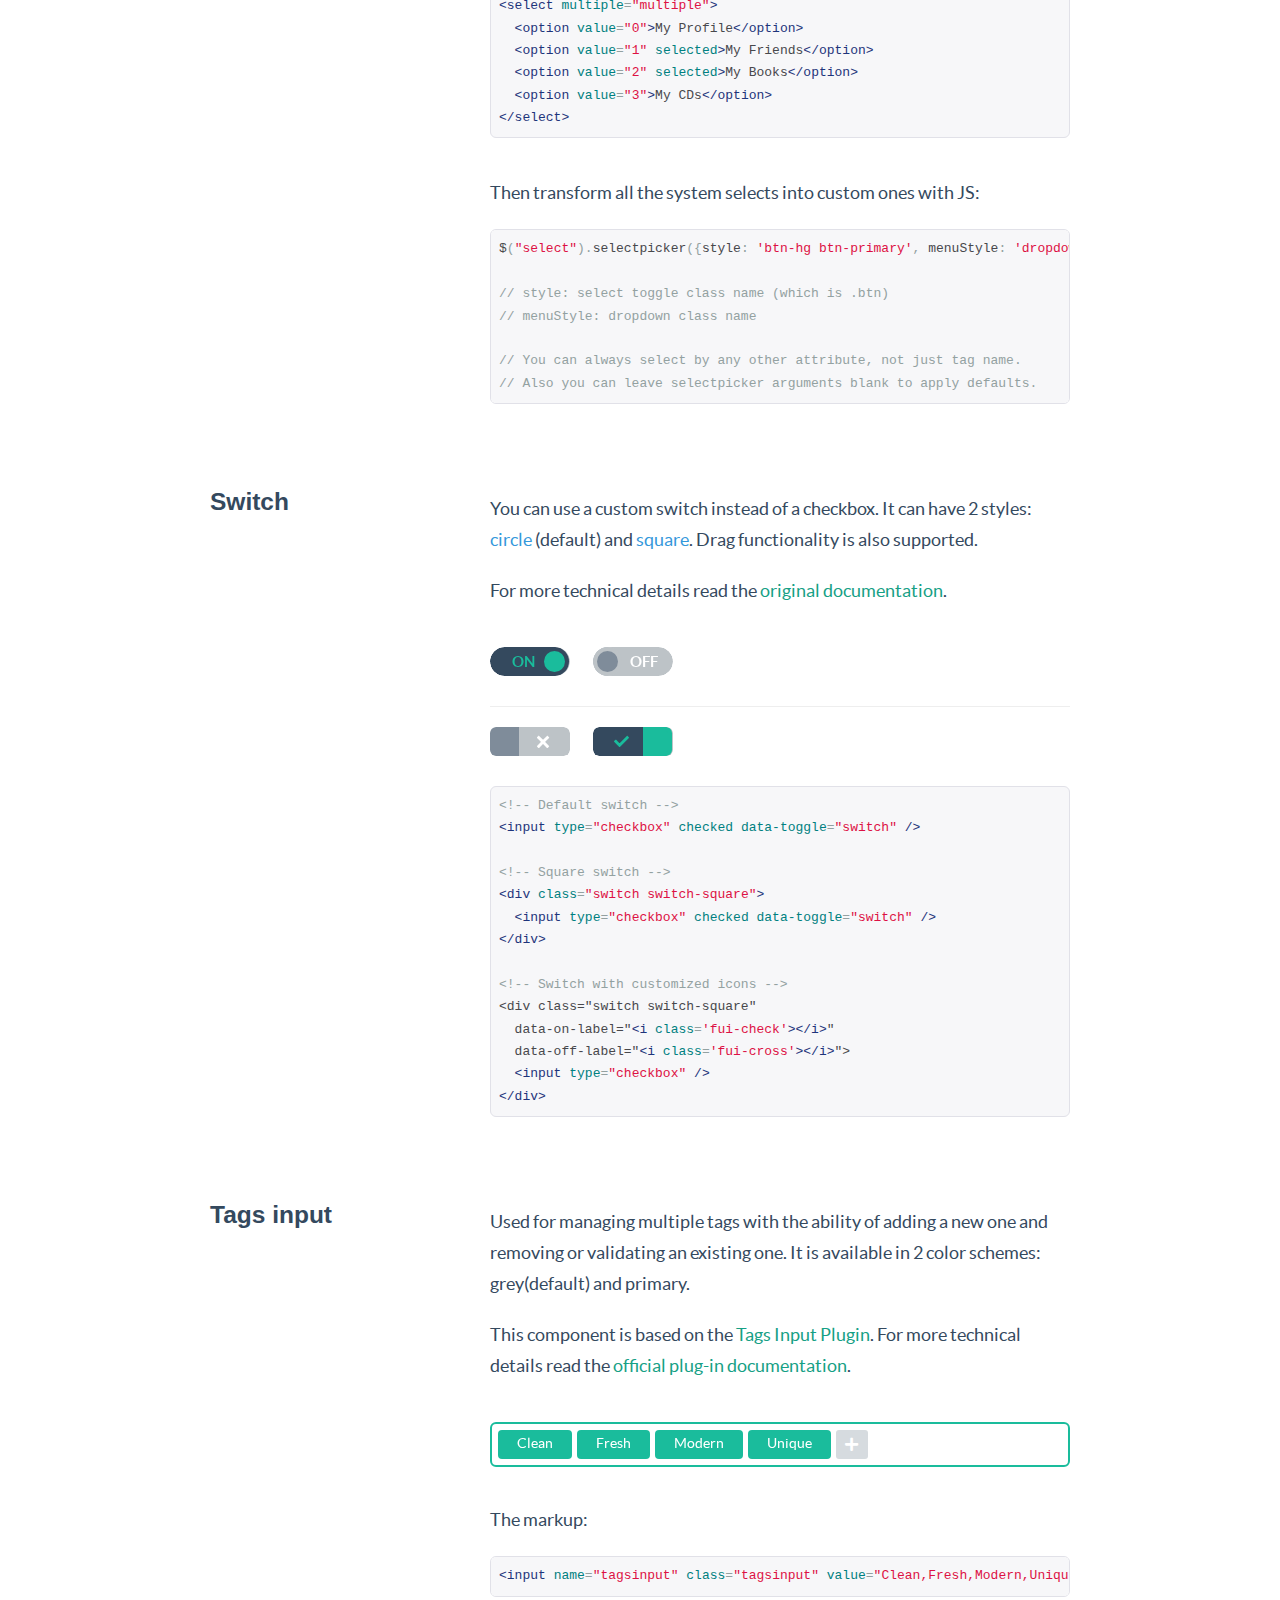
<file: startup/flat-ui/components.html>
<!DOCTYPE html>
<html lang="en">
  <head>
    <meta charset="utf-8">
    <title>Components &middot; Flat UI Free</title>
    <meta name="viewport" content="width=device-width, initial-scale=1.0">

    <!-- Loading Bootstrap -->
    <link href="bootstrap/css/bootstrap.css" rel="stylesheet">
    <link href="bootstrap/css/prettify.css" rel="stylesheet">

    <!-- Loading Flat UI -->
    <link href="css/flat-ui.css" rel="stylesheet">
    <link href="css/docs.css" rel="stylesheet">

    <link rel="shortcut icon" href="images/favicon.ico">

    <!-- HTML5 shim, for IE6-8 support of HTML5 elements. All other JS at the end of file. -->
    <!--[if lt IE 9]>
      <script src="js/html5shiv.js"></script>
      <script src="js/respond.min.js"></script>
    <![endif]-->
  </head>
  <body>
    <ul class="demo-sidebar hide-on-tablets">
      <li><a href="#fui-button">Buttons</a></li>
      <li><a href="#fui-checkbox">Checkboxes</a></li>
      <li><a href="#fui-radio">Radio buttons</a></li>
      <li><a href="#fui-dropdown">Dropdown</a></li>
      <li><a href="#fui-input">Input</a></li>
      <li><a href="#fui-navbar">Navbar</a></li>
      <li><a href="#fui-pager">Pager</a></li>
      <li><a href="#fui-pagination">Pagination</a></li>
      <li><a href="#fui-progress">Progress</a></li>
      <li><a href="#fui-select">Select</a></li>
      <li><a href="#fui-switch">Switch</a></li>
      <li><a href="#fui-tagsinput">Tags Input</a></li>
      <li><a href="#fui-tooltip">Tooltip</a></li>
      <li><a href="#fui-slider">Slider</a></li>
      <li><a href="#fui-typeahead">Typeahead</a></li>
    </ul> <!-- /nav -->

		<h1 class="demo-headline">Components</h1>		
    <div class="container">    	
    	<div id="fui-button" class="pbl"></div>
    	
      <div class="demo-row">
        <div class="demo-title">
          <h3>Buttons</h3>
        </div>

        <div class="demo-content">
          <p>
            After restyling the <a href="http://getbootstrap.com/css/#buttons">Bootstrap buttons</a>, we have decided to add a new size: <code>btn-hg</code> which will be used for the main call to action buttons on the page:
          </p>
          <p class="mbl">
            <button class="btn btn-hg btn-primary">Huge Button</button>
          </p>
<pre class="prettyprint">
&lt;button class="btn btn-hg btn-primary"&gt;
  Boss Button
&lt;/button&gt;
</pre>

          <p class="ptl">
            In addition, we have added <code>btn-embossed</code> to make buttons look more realistic, but we still prefer them flat.
          </p>
          <p class="mbl">
            <button class="btn btn-embossed btn-primary">Embossed Button</button>
          </p>
<pre class="prettyprint">
&lt;button class="btn btn-embossed btn-primary"&gt;
  Embossed Button
&lt;/button&gt;
</pre>

          <p class="ptl">
            In some cases buttons need to become wider. Yes, we have taken care of that as well:
          </p>
          <p class="mbl">
            <button class="btn btn-wide btn-primary mrm">Save</button>
            <button class="btn btn-wide btn-default">Cancel</button>
          </p>
<pre class="prettyprint">
&lt;button class="btn btn-default btn-wide"&gt;
  Cancel
&lt;/button&gt;
</pre>

          <p class="ptl">
            Another new thing is <code>btn-tip</code>. Use it when you need to highlight a part of the button text:
          </p>
          <p class="mbl">
            <button class="btn btn-primary">
              Save
              <span class="btn-tip">$300</span>
            </button>
          </p>
<pre class="prettyprint">
&lt;button class="btn btn-primary"&gt;
  Save
  &lt;span class="btn-tip"&gt;$300&lt;/span&gt;
&lt;/button&gt;
</pre>

          <p class="ptl">
            As usual you can set different colors:
          </p>
          <p>
	          <button class="btn btn-default mrs">Default</button>
            <button class="btn btn-primary mrs">Primary</button>
            <button class="btn btn-info mrs">Info</button>
            <button class="btn btn-danger mrs">Danger</button>
          </p>
          <p class="mbl">            
            <button class="btn btn-success mrs">Success</button>
            <button class="btn btn-warning mrs">Warning</button>
            <button class="btn btn-inverse mrs">Inverse</button>
          </p>
<pre class="prettyprint">
&lt;button class="btn btn-default"&gt;Default&lt;/button&gt;
&lt;button class="btn btn-primary"&gt;Primary&lt;/button&gt;
&lt;button class="btn btn-info"&gt;Info&lt;/button&gt;
&lt;button class="btn btn-danger"&gt;Danger&lt;/button&gt;
&lt;button class="btn btn-success"&gt;Success&lt;/button&gt;
&lt;button class="btn btn-warning"&gt;Warning&lt;/button&gt;
&lt;button class="btn btn-inverse"&gt;Inverse&lt;/button&gt;
</pre>

          <p>
            Button groups, toolbars, and disabled state also work as expected.
          </p>
        </div>        
      </div><!-- /.demo-row -->
      
			<div id="fui-checkbox" class="pbl"></div>
			
      <div class="demo-row">      	
        <div class="demo-title">
          <h3>Checkboxes</h3>
        </div>

        <div class="demo-content">
          <p>
            Using flat style checkboxes requires a JS plugin which creates all the custom markup for us. Let's take a look:
          </p>
          <label class="checkbox" for="checkbox1">
            <input type="checkbox" value="" id="checkbox1" data-toggle="checkbox">
            Checkbox
          </label>
          <label class="checkbox" for="checkbox2">
            <input type="checkbox" value="" id="checkbox2" checked="checked" data-toggle="checkbox">
            Checkbox
          </label>
          <label class="checkbox" for="checkbox3">
            <input type="checkbox" value="" id="checkbox3" data-toggle="checkbox" disabled="">
            Checkbox
          </label>
          <label class="checkbox" for="checkbox4">
            <input type="checkbox" value="" id="checkbox4" checked="checked" data-toggle="checkbox" disabled="">
            Checkbox
          </label>

          <h6 class="ptl">The Data Attributes:</h6>
<pre class="prettyprint">
&lt;label class="checkbox" for="checkbox1"&gt;
  &lt;input type="checkbox" value="" id="checkbox1" data-toggle="checkbox"&gt;
  Checkbox
&lt;/label&gt;
</pre>

          <h6 class="ptl">Usage via JS:</h6>
<pre class="prettyprint">
$(':checkbox').checkbox();
</pre>

          <div class="pvm">
            <h6>Methods:</h6>
          </div>
          <p class="mbl">
            <strong>.checkbox('toggle')</strong>
            <br/>
            toggles the checkbox state from <span class="text-info">checked</span>
            to <span class="text-info">unchecked</span> and back.
          </p>
          <p class="mbl">
            <strong>.checkbox('check')</strong>
            <br/>
            sets the checkbox state to <span class="text-info">checked</span>.
          </p>
          <p class="mbl">
            <strong>.checkbox('uncheck')</strong>
            <br/>
            sets the checkbox state to <span class="text-info">unchecked</span>.
          </p>
<pre class="prettyprint">
$(':checkbox').checkbox('check');
</pre>

          <div class="pbm ptl">
            <h6>Events:</h6>
          </div>
          <p class="mbl">
            <strong>.on('toggle')</strong>
            <br/>
            Fired when the checkbox state changes between
            <span class="text-info">checked</span> and
            <span class="text-info">unchecked</span>.
          </p>
          <p class="mbl">
            <strong>.on('change')</strong>
            <br/>
            Same as <span class="text-info">toggle</span>.
          </p>
<pre class="prettyprint">
$(':checkbox').on('toggle', function() {
  // Do something
});
</pre>          
          
        </div> <!-- /.demo-content -->
      </div> <!-- /.demo-row -->
      
      <div id="fui-radio" class="pbl"></div>

      <div class="demo-row">
        <div class="demo-title">
          <h3>Radio buttons</h3>
        </div>

        <div class="demo-content">
          <p>
            Styling radio buttons also requires using a JS plugin. We have tried making things easy so you won't have to spend a huge amount of time playing around with custom&nbsp;components.
          </p>
          <label class="radio">
            <input type="radio" name="group1" value="1" data-toggle="radio">
            Radio is off
          </label>
          <label class="radio">
            <input type="radio" name="group1" value="2" data-toggle="radio" checked>
            Radio is on
          </label>
          <label class="radio">
            <input type="radio" name="group2" value="1" data-toggle="radio" disabled>
            Radio is off
          </label>
          <label class="radio">
            <input type="radio" name="group2" value="2" data-toggle="radio" disabled checked>
            Radio is on
          </label>

          <h6 class="ptl">The Data Attributes:</h6>
<pre class="prettyprint">
&lt;label class="radio"&gt;
  &lt;input type="radio" name="group1" value="1" data-toggle="radio"&gt;
  Radio is off
&lt;/label&gt;

&lt;label class="radio"&gt;
  &lt;input type="radio" name="group1" value="2" data-toggle="radio" checked&gt;
  Radio is on
&lt;/label&gt;
</pre>

          <h6 class="ptl">The JS:</h6>
<pre class="prettyprint">
$(':radio').radio();
</pre>

          <div class="pvm">
            <h6>Methods:</h6>
          </div>
          <p class="mbl">
            <strong>.radio('check')</strong>
            <br/>
            sets the radio button state to <span class="text-info">checked</span>.
          </p>
          <p class="mbl">
            <strong>.radio('uncheck')</strong>
            <br/>
            sets the radio state to <span class="text-info">unchecked</span>.
          </p>
<pre class="prettyprint">
$(':radio').radio('check');
</pre>

          <div class="pbm ptl">
            <h6>Events:</h6>
          </div>
          <p class="mbl">
            <strong>.on('toggle')</strong>
            <br/>
            Fired when the radio button state changes between
            <span class="text-info">checked</span> and
            <span class="text-info">unchecked</span>.
          </p>
          <p class="mbl">
            <strong>.on('change')</strong>
            <br/>
            Same as <span class="text-info">toggle</span> with just one difference &mdash; the event is fired for each radio button that gets a state change.
          </p>
<pre class="prettyprint">
$(':radio').on('toggle', function() {
  // Do something
});
</pre>
        </div> <!-- /.demo-content -->
      </div> <!-- /.demo-row -->
    </div><!-- /.container -->

		

    <div class="container ptl">    	
    	<div id="fui-dropdown" class="pbl"></div>
    
      <div class="demo-row">
        <div class="demo-title">
          <h3>Dropdown</h3>
        </div>

        <div class="demo-content">
          <p class="mbl">
            The same <a href="http://getbootstrap.com/components/#dropdowns">Bootstrap dropdown</a> is used as a part of the <code>select</code>, <code>btn-group</code>, <code>nav-tabs</code> and eventually other components to present information as a menu.
          </p>

          <p class="mbl">
            Notice <code>dropdown-arrow</code>, which is needed when you want to add a small triangle that visually connects the clickable element with the dropdown menu.
          </p>

          <select name="info" class="mbn">
            <optgroup label="Profile">
              <option value="0">My Profile</option>
              <option value="1">My Friends</option>
            </optgroup>
            <optgroup label="System">
              <option value="2">Messages</option>
              <option value="3">My Settings</option>
              <option value="4" class="highlighted">Logout</option>
            </optgroup>
          </select>

          <hr/>
          
          <div class="row">
          	<div class="col-md-3">
	          	<div class="dropdown">
		          	<button class="btn btn-primary dropdown-toggle" data-toggle="dropdown">Dropdown<span class="caret"></span></button>
							  <span class="dropdown-arrow dropdown-arrow-inverse"></span>
		            <ul class="dropdown-menu dropdown-inverse">
		              <li><a href="#fakelink">Sub Menu Element</a></li>
		              <li><a href="#fakelink">Sub Menu Element</a></li>
		              <li><a href="#fakelink">Sub Menu Element</a></li>
		            </ul>
							</div>
          	</div>
          </div>
          

          <div class="pvl">
<pre class="prettyprint">
&lt;!-- Default look --&gt;
&lt;div class="dropdown"&gt;
  &lt;button class="btn btn-primary dropdown-toggle" data-toggle="dropdown">Dropdown&lt;span class="caret"&gt;&lt;/span&gt;&lt;/button&gt;
  &lt;span class="dropdown-arrow"&gt;&lt;/span&gt;
  &lt;ul class="dropdown-menu"&gt;
    &lt;li&gt;&lt;a href="#fakelink">Sub Menu Element&lt;/a&gt;&lt;/li&gt;
    &lt;li&gt;&lt;a href="#fakelink">Sub Menu Element&lt;/a&gt;&lt;/li&gt;
    &lt;li&gt;&lt;a href="#fakelink">Sub Menu Element&lt;/a&gt;&lt;/li&gt;
  &lt;/u&gt;
&lt;/div&gt;

&lt;!-- Inverse look --&gt;
&lt;div class="dropdown"&gt;
  &lt;button class="btn btn-primary dropdown-toggle" data-toggle="dropdown">Dropdown&lt;span class="caret"&gt;&lt;/span&gt;&lt;/button&gt;
  &lt;span class="dropdown-arrow dropdown-arrow-inverse"&gt;&lt;/span&gt;
  &lt;ul class="dropdown-menu dropdown-inverse"&gt;
    &lt;li&gt;&lt;a href="#fakelink">Sub Menu Element&lt;/a&gt;&lt;/li&gt;
    &lt;li&gt;&lt;a href="#fakelink">Sub Menu Element&lt;/a&gt;&lt;/li&gt;
    &lt;li&gt;&lt;a href="#fakelink">Sub Menu Element&lt;/a&gt;&lt;/li&gt;
  &lt;/u&gt;
&lt;/div&gt;
</pre>
          </div>

          <p>
            To highlight the information we added 2 additional states for the dropdown-menu items: <code>selected</code> and <code>highlighted</code>:
          </p>
<pre class="prettyprint">
&lt;ul class="dropdown-menu"&gt;
  &lt;li class="selected"&gt;
    &lt;a href="#"&gt;Item&lt;/a&gt;
  &lt;/li&gt;

  &lt;li class="highlighted"&gt;
    &lt;a href="#"&gt;Item&lt;/a&gt;
  &lt;/li&gt;
&lt;/ul&gt;
</pre>
        </div> <!-- /.demo-content -->
      </div> <!-- /.demo-row -->

			<div id="fui-input" class="pbl"></div>

      <div class="demo-row">
        <div class="demo-title">
          <h3>Input</h3>
        </div>

        <div class="demo-content">
          <p class="mbl">
            The restyled <a href="http://getbootstrap.com/css/#forms">Bootstrap input</a>. Add <span class="text-info">flat</span> as an additional class to completely remove the borders:
          </p>
					
					<div class="row">
						<div class="col-lg-5">
							<input type="text" value="" placeholder="Enter something" class="form-control" />
						</div>
					</div>
					<hr />
					<div class="row">
						<div class="col-lg-5">
							<input type="text" value="" placeholder="Enter something" class="form-control flat" />
						</div>
					</div>
<pre class="prettyprint mtl">
&lt;!-- Default input --&gt;
&lt;input type="text" placeholder="Enter something" class="form-control" /&gt;

&lt;!-- Without borders --&gt;
&lt;input type="text" placeholder="Enter something" class="form-control flat" /&gt;
</pre>

          <p class="ptl">And few sizes:</p>
          <div class="row">
          	<div class="col-lg-5">
	          	<input type="text" value="" placeholder="Huge" class="form-control input-hg" />
          	</div>
          </div>
          <hr />
          <div class="row">
          	<div class="col-lg-5">
	          	<input type="text" value="" placeholder="Large" class="form-control input-lg" />
          	</div>
          </div>
          <hr />
          <div class="row">
          	<div class="col-lg-5">
	          	<input type="text" value="" placeholder="Default" class="form-control" />
          	</div>
          </div>
          <hr />
          <div class="row">
          	<div class="col-lg-5">
	          	<input type="text" value="" placeholder="Small" class="form-control input-sm" />
          	</div>
          </div>
<pre class="prettyprint mtl">
&lt;input type="text" class="form-control input-hg" placeholder="Huge" /&gt;
&lt;input type="text" class="form-control input-lg" placeholder="Large" /&gt;
&lt;input type="text" class="form-control" placeholder="Default" /&gt;
&lt;input type="text" class="form-control input-sm" placeholder="Small" /&gt;
</pre>

          <p class="ptl">You can have an icon inside:</p>
          <div class="row">
          	<div class="col-lg-5">
	          	<div class="form-group">
	              <input type="text" value="" placeholder="With icon" class="form-control" />
	              <span class="input-icon fui-check-inverted"></span>
	            </div>
          	</div>            
          </div>
<pre class="prettyprint mtm">
&lt;div class="form-group"&gt;
  &lt;input type="text" class="form-control" placeholder="With icon" /&gt;
  &lt;span class="input-icon fui-check-inverted"&gt;&lt;/span&gt;
&lt;/div&gt;
</pre>

        <p class="ptl">You can have the input with append/prepend options:</p>
          <div class="row">
            <div class="col-lg-6">
              <div class="form-group">
                <div class="input-group">
                  <span class="input-group-addon">@</span>
                  <input class="form-control" type="text" placeholder="Prepend" />
                </div>
              </div>              
            </div>
          </div>
          
          <div class="row">
            <div class="col-lg-6">
              <div class="form-group">
                <div class="input-group">                 
                  <input class="form-control" type="text" placeholder="Append" />
                  <span class="input-group-addon">@</span>
                </div>
              </div>              
            </div>
          </div>

<pre class="prettyprint mtm">
&lt;!-- Prepend --&gt;
&lt;div class="form-group"&gt;
  &lt;div class="input-group"&gt;
    &lt;span class="input-group-addon"&gt;@&lt;/span&gt;
    &lt;input type="text" class="form-control" placeholder="Prepend" /&gt;
  &lt;/div&gt;  
&lt;/div&gt;

&lt;!-- Append --&gt;
&lt;div class="form-group"&gt;
  &lt;div class="input-group"&gt;
    &lt;input type="text" class="form-control" placeholder="Append" /&gt;
    &lt;span class="input-group-addon"&gt;@&lt;/span&gt;
  &lt;/div&gt;
&lt;/div&gt;
</pre>

          <p class="ptl">
            The different color styles and the disabled state work as expected:
            <div class="row">
            	<div class="col-lg-6">
	            	<div class="form-group has-error">
		              <input class="form-control" type="text" placeholder="Error" />
		            </div>
            	</div>
            </div>
            <div class="row">
            	<div class="col-lg-6">
	            	<div class="form-group has-warning">
		              <input class="form-control" type="text" placeholder="Warning" />
		            </div>
            	</div>
            </div>
            <div class="row">
            	<div class="col-lg-6">
	            	<div class="form-group has-success">
		              <input class="form-control" type="text" placeholder="Success" />
		            </div>
            	</div>
            </div>
            <div class="row">
            	<div class="col-lg-6">
	            	<div class="form-group">
		              <input class="form-control" type="text" placeholder="Disabled" disabled />
		            </div>
            	</div>
            </div>
          </p>

          <p class="ptl mtl">
            The search form doesn't have any background color set to append/prepend:
          </p>
          <div class="row">
            <div class="col-lg-6">
              <div class="form-group">
                <div class="input-group input-group-hg input-group-rounded">
                  <span class="input-group-btn">
                    <button type="submit" class="btn"><span class="fui-search"></span></button>
                  </span>              
                  <input type="text" class="form-control" placeholder="Search" id="search-query-2">
                </div>
              </div>
            </div>
          </div>          

          <div class="row">
            <div class="col-lg-6">
              <div class="form-group">
                <div class="input-group">                               
                  <input type="text" class="form-control" placeholder="Search" id="search-query-3">
                  <span class="input-group-btn">
                    <button type="submit" class="btn"><span class="fui-search"></span></button>
                  </span>
                </div>
              </div>
            </div>
          </div>
          
        </div> <!-- /.demo-content -->
      </div> <!-- /.demo-row -->

			<div id="fui-navbar" class="pbl"></div>

      <div class="demo-row">
        <div class="demo-title">
          <h3>Navbar</h3>
        </div>
        <div class="demo-content">
          <p class="mbl">
            The restyled <a href="http://getbootstrap.com/components/#navbar">Bootstrap navbar</a>.
          </p>

          <nav class="navbar navbar-default" role="navigation">
            <div class="navbar-header">
              <button type="button" class="navbar-toggle" data-toggle="collapse" data-target="#navbar-collapse-01">
                <span class="sr-only">Toggle navigation</span>
              </button>
              <a class="navbar-brand" href="#">Flat UI</a>
            </div>
            <div class="collapse navbar-collapse" id="navbar-collapse-01">
              <ul class="nav navbar-nav">           
                <li class="active"><a href="#fakelink">Products</a></li>
                <li><a href="#fakelink">Features</a></li>
               </ul>          
              <form class="navbar-form navbar-right" action="#" role="search" style="width: 250px">
                <div class="form-group">
                  <div class="input-group">
                    <input class="form-control" id="navbarInput-01" type="search" placeholder="Search">
                    <span class="input-group-btn">
                      <button type="submit" class="btn"><span class="fui-search"></span></button>
                    </span>            
                  </div>
                </div>               
              </form>
            </div><!-- /.navbar-collapse -->
          </nav><!-- /navbar -->
          
<pre class="prettyprint mvl">
&lt;nav class="navbar navbar-default" role="navigation"&gt;
  &lt;div class="navbar-header"&gt;
    &lt;button type="button" class="navbar-toggle" data-toggle="collapse" data-target="#navbar-collapse-01"&gt;
      &lt;span class="sr-only"&gt;Toggle navigation&lt;/span&gt;
    &lt;/button&gt;
    &lt;a class="navbar-brand" href="#"&gt;Flat UI&lt;/a&gt;
  &lt;/div&gt;
  &lt;div class="collapse navbar-collapse" id="navbar-collapse-01"&gt;
    &lt;ul class="nav navbar-nav"&gt;           
      &lt;li class="active"&gt;&lt;a href="#fakelink"&gt;Products&lt;/a&gt;&lt;/li&gt;
      &lt;li&gt;&lt;a href="#fakelink"&gt;Features&lt;/a&gt;&lt;/li&gt;
    &lt;/ul&gt;           
    &lt;form class="navbar-form navbar-right" action="#" role="search"&gt;
      &lt;div class="form-group"&gt;
        &lt;div class="input-group"&gt;
          &lt;input class="form-control" id="navbarInput-01" type="search" placeholder="Search"&gt;
          &lt;span class="input-group-btn"&gt;
            &lt;button type="submit" class="btn"&gt;&lt;span class="fui-search"&gt;&lt;/span&gt;&lt;/button&gt;
          &lt;/span&gt;            
        &lt;/div&gt;
      &lt;/div&gt;               
    &lt;/form&gt;
  &lt;/div>&lt;!-- /.navbar-collapse --&gt;
&lt;/nav>&lt;!-- /navbar --&gt;
</pre>

        <p class="ptl">Inverted navbar:</p>
        <nav class="navbar navbar-inverse" role="navigation">
          <div class="navbar-header">
            <button type="button" class="navbar-toggle" data-toggle="collapse" data-target="#navbar-collapse-02">
              <span class="sr-only">Toggle navigation</span>
            </button>
            <a class="navbar-brand" href="#">Flat UI</a>
          </div>
          <div class="collapse navbar-collapse" id="navbar-collapse-02">
            <ul class="nav navbar-nav">           
              <li class="active"><a href="#fakelink">Products</a></li>
              <li><a href="#fakelink">Features</a></li>
             </ul>          
            <form class="navbar-form navbar-right" action="#" role="search" style="width: 250px">
              <div class="form-group">
                <div class="input-group">
                  <input class="form-control" id="navbarInput-01" type="search" placeholder="Search">
                  <span class="input-group-btn">
                    <button type="submit" class="btn"><span class="fui-search"></span></button>
                  </span>            
                </div>
              </div>               
            </form>
          </div><!-- /.navbar-collapse -->
        </nav><!-- /navbar -->

<pre class="prettyprint mvl">
&lt;nav class="navbar navbar-inverse" role="navigation"&gt;
&lt;!-- Navbar content --&gt;
&lt;/nav&gt;
</pre>


        <p class="ptl">Embossed navbar:</p>
        <nav class="navbar navbar-inverse navbar-embossed" role="navigation">
          <div class="navbar-header">
            <button type="button" class="navbar-toggle" data-toggle="collapse" data-target="#navbar-collapse-02">
              <span class="sr-only">Toggle navigation</span>
            </button>
            <a class="navbar-brand" href="#">Flat UI</a>
          </div>
          <div class="collapse navbar-collapse" id="navbar-collapse-02">
            <ul class="nav navbar-nav">           
              <li class="active"><a href="#fakelink">Products</a></li>
              <li><a href="#fakelink">Features</a></li>
             </ul>          
            <form class="navbar-form navbar-right" action="#" role="search" style="width: 250px">
              <div class="form-group">
                <div class="input-group">
                  <input class="form-control" id="navbarInput-01" type="search" placeholder="Search">
                  <span class="input-group-btn">
                    <button type="submit" class="btn"><span class="fui-search"></span></button>
                  </span>            
                </div>
              </div>               
            </form>
          </div><!-- /.navbar-collapse -->
        </nav><!-- /navbar -->

<pre class="prettyprint mvl">
&lt;nav class="navbar navbar-inverse navbar-embossed" role="navigation"&gt;
&lt;!-- Navbar content --&gt;
&lt;/nav&gt;
</pre>

        <p class="ptl">Large navbar:</p>
        <nav class="navbar navbar-default navbar-lg" role="navigation">
          <div class="navbar-header">
            <button type="button" class="navbar-toggle" data-toggle="collapse" data-target="#navbar-collapse-03">
              <span class="sr-only">Toggle navigation</span>
            </button>
            <a class="navbar-brand" href="#">Flat UI</a>
          </div>
          <div class="collapse navbar-collapse" id="navbar-collapse-03">
            <ul class="nav navbar-nav">           
              <li class="active"><a href="#fakelink">Products</a></li>
              <li><a href="#fakelink">Features</a></li>
             </ul>          
            <form class="navbar-form navbar-right" action="#" role="search" style="width: 250px">
              <div class="form-group">
                <div class="input-group">
                  <input class="form-control" id="navbarInput-01" type="search" placeholder="Search">
                  <span class="input-group-btn">
                    <button type="submit" class="btn"><span class="fui-search"></span></button>
                  </span>            
                </div>
              </div>               
            </form>
          </div><!-- /.navbar-collapse -->
        </nav><!-- /navbar -->
        
<pre class="prettyprint mvl">
&lt;nav class="navbar navbar-default navbar-lg" role="navigation"&gt;
&lt;!-- Navbar content --&gt;
&lt;/nav&gt;
</pre>      

        <p class="ptl">Inline forms:</p>
        <nav role="navigation" class="navbar navbar-inverse navbar-embossed">
          <div class="navbar-header">
            <button data-target="#navbar-collapse-04" data-toggle="collapse" class="navbar-toggle" type="button">
              <span class="sr-only">Toggle navigation</span>
            </button>
            <a href="#" class="navbar-brand">Flat UI</a>
          </div>
          <div id="navbar-collapse-04" class="collapse navbar-collapse">
            <form role="search" class="navbar-form navbar-left">
              <div class="form-group">
                <input type="text" placeholder="Search" class="form-control">
              </div>
              <button class="btn btn-default" type="submit">Submit</button>
            </form>
          </div>
        </nav>  

<pre class="prettyprint mvl">
&lt;form role="search" class="navbar-form navbar-left"&gt;
  &lt;div class="form-group"&gt;
    &lt;input type="text" placeholder="Search" class="form-control"&gt;
  &lt;/div&gt;
  &lt;button class="btn btn-default" type="submit"&gt;Submit&lt;/button&gt;
&lt;/form&gt;
</pre>

        <p class="ptl">Buttons:</p>
        <nav role="navigation" class="navbar navbar-inverse navbar-embossed">
          <div class="navbar-header">
            <button data-target="#navbar-collapse-05" data-toggle="collapse" class="navbar-toggle" type="button">
            </button>
            <a href="#" class="navbar-brand">Flat UI</a>
          </div>
          <div id="navbar-collapse-05" class="collapse navbar-collapse">
            <button class="btn btn-default navbar-btn" type="button">Sign in</button>
            <button class="btn btn-default navbar-btn btn-sm" type="button">Sign in</button>
            <button class="btn btn-default navbar-btn btn-xs" type="button">Sign in</button>
          </div>
        </nav>  
        
<pre class="prettyprint mvl">
&lt;!-- Default Navbar Button --&gt;
&lt;button class="btn btn-default navbar-btn" type="button"&gt;Sign in&lt;/button&gt;
&lt;!-- Small Navbar Button --&gt;
&lt;button class="btn btn-default navbar-btn btn-sm" type="button"&gt;Sign in&lt;/button&gt;
&lt;!-- Extra Small Navbar Button --&gt;
&lt;button class="btn btn-default navbar-btn btn-xs" type="button"&gt;Sign in&lt;/button&gt;
</pre>                      

        <p class="ptl">Text:</p>
        <nav role="navigation" class="navbar navbar-inverse navbar-embossed">
          <div class="navbar-header">
            <button data-target="#navbar-collapse-06" data-toggle="collapse" class="navbar-toggle" type="button">
            </button>
            <a href="#" class="navbar-brand">Flat UI</a>
          </div>
          <div id="navbar-collapse-06" class="collapse navbar-collapse">
            <p class="navbar-text">Signed in as Mark Otto</p>
          </div>
        </nav>  
        
<pre class="prettyprint mvl">
&lt;p class="navbar-text"&gt;Signed in as Mark Otto&lt;/p&gt;
</pre>

        <p class="ptl">Non-nav links:</p>
        <nav role="navigation" class="navbar navbar-inverse navbar-embossed">
          <div class="navbar-header">
            <button data-target="#navbar-collapse-07" data-toggle="collapse" class="navbar-toggle" type="button">
            </button>
            <a href="#" class="navbar-brand">Flat UI</a>
          </div>
          <div id="navbar-collapse-07" class="collapse navbar-collapse">
            <p class="navbar-text navbar-right">Signed in as <a class="navbar-link" href="#">Mark Otto</a></p>
          </div>
        </nav>  
        
<pre class="prettyprint mvl">
&lt;p class="navbar-text navbar-right"&gt;Signed in as &lt;a class="navbar-link" href="#"&gt;Mark Otto&lt;/a&gt;&lt;/p&gt;
</pre>

          <p class="ptl">New and Unread indicators:</p>
          <nav class="navbar navbar-inverse navbar-embossed" role="navigation">
            <div class="navbar-header">
              <button type="button" class="navbar-toggle" data-toggle="collapse" data-target="#navbar-collapse-02">
                <span class="sr-only">Toggle navigation</span>
              </button>
              <a class="navbar-brand" href="#">Flat UI</a>
            </div>
          
            <div class="collapse navbar-collapse" id="#navbar-collapse-02">
              <ul class="nav navbar-nav">           
                <li><a href="#">Messages<span class="navbar-unread">1</span></a></li>
                <li><a href="#">About Us<span class="navbar-new">1</span></a></li>
               </ul>            
            </div><!-- /.navbar-collapse -->
          </nav><!-- /navbar -->
          
<pre class="prettyprint mvl">
&lt;!-- ... --&gt;
  &lt;ul class="nav navbar-nav"&gt;
    &lt;li&gt;
      &lt;a href="#"&gt;
        Menu item
        &lt;!-- Indicator with number --&gt;
        &lt;span class="navbar-new"&gt;2&lt;/span&gt;
      &lt;/a&gt;
    &lt;/li&gt;
  &lt;/ul&gt;
&lt;!-- ... --&gt;
</pre>

<pre class="prettyprint mvl">
&lt;!-- ... --&gt;
  &lt;ul class="nav navbar-nav"&gt;
    &lt;li&gt;
      &lt;a href="#"&gt;
        Menu item
        &lt;!-- Indicator without number --&gt;
        &lt;span class="navbar-unread"&gt;&lt;/span&gt;
      &lt;/a&gt;
    &lt;/li&gt;
  &lt;/ul&gt;
&lt;!-- ... --&gt;
</pre>

          <p class="ptl">Fixed to top:</p>
<pre class="prettyprint mvl">
&lt;nav class="navbar navbar-default navbar-fixed-top" role="navigation"&gt;
&lt;!-- Navbar content --&gt;
&lt;/nav&gt;
</pre>  

          <p class="ptl">Fixed to bottom:</p>
<pre class="prettyprint mvl">
&lt;nav class="navbar navbar-default navbar-fixed-bottom" role="navigation"&gt;
&lt;!-- Navbar content --&gt;
&lt;/nav&gt;
</pre>  

          <p class="ptl">Static top:</p>
<pre class="prettyprint mvl">
&lt;nav class="navbar navbar-default navbar-static-top" role="navigation"&gt;
&lt;!-- Navbar content --&gt;
&lt;/nav&gt;
</pre>

          <div id="fui-pager"></div>
        </div> <!-- /.demo-content -->
      </div> <!-- /.demo-row -->

			<div id="fui-pager" class="pbl"></div>

      <div class="demo-row">
        <div class="demo-title">
          <h3>Pager</h3>
        </div>
        <div class="demo-content">
          <p>
            Short pagination where links have a button look. Used for navigating to the next/prev item.
          </p>
          <ul class="pager">
            <li class="previous">
              <a href="#fakelink">
                <i class="fui-arrow-left"></i>
                <span>All messages</span>
              </a>
            </li>
            <li class="next">
              <a href="#fakelink">
                <i class="fui-arrow-right"></i>
              </a>
            </li>
          </ul>

<pre class="prettyprint mvl">
&lt;ul class="pager"&gt;
  &lt;li class="previous"&gt;
    &lt;a href="#"&gt;
      &lt;span&gt;
        &lt;i class="fui-arrow-left"&gt;&lt;/i&gt;
        All messages
      &lt;/span&gt;
    &lt;/a&gt;
  &lt;/li&gt;

  &lt;li class="next"&gt;
    &lt;a href="#"&gt;
      &lt;i class="fui-arrow-right"&gt;&lt;/i&gt;
    &lt;/a&gt;
  &lt;/li&gt;
&lt;/ul&gt;
</pre>
          <div id="fui-pagination"></div>
        </div> <!-- /.demo-content -->
      </div> <!-- /.demo-row -->

			<div id="fui-pagination" class="pbl"></div>

      <div class="demo-row">
        <div class="demo-title">
          <h3>Pagination</h3>
        </div>
        <div class="demo-content">
          <p>
            The restyled <a href="http://getbootstrap.com/components/#pagination">Bootstrap pagination</a>. We have added a dropdown navigation, a minimalistic look and a text-only look. We have also added a few color schemes with an alternative layout.
          </p>
          <div class="pagination">
            <ul>
              <li class="previous"><a href="#fakelink" class="fui-arrow-left"></a></li>
              <li class="active"><a href="#fakelink">1</a></li>
              <li><a href="#fakelink">2</a></li>
              <li><a href="#fakelink">3</a></li>
              <li><a href="#fakelink">4</a></li>
              <li><a href="#fakelink">5</a></li>
              <li><a href="#fakelink">6</a></li>
              <li><a href="#fakelink">7</a></li>
              <li><a href="#fakelink">8</a></li>
              <li><a href="#fakelink">9</a></li>
              <li><a href="#fakelink">10</a></li>
              <li class="next"><a href="#fakelink" class="fui-arrow-right"></a></li>
            </ul>
          </div>

<pre class="prettyprint mvl">
&lt;div class="pagination"&gt;
  &lt;ul&gt;
    &lt;li class="previous"&gt;
      &lt;a href="#" class="fui-arrow-left"&gt;&lt;/a&gt;
    &lt;/li&gt;

    &lt;li class="active"&gt;&lt;a href="#fakelink"&gt;1&lt;/a&gt;&lt;/li&gt;
    ...
    &lt;li&gt;&lt;a href="#fakelink"&gt;10&lt;/a&gt;&lt;/li&gt;

    &lt;li class="next"&gt;
      &lt;a href="#" class="fui-arrow-right"&gt;&lt;/a&gt;
    &lt;/li&gt;
  &lt;/ul&gt;
&lt;/div&gt;
</pre>

        </div> <!-- /.demo-content -->
      </div> <!-- /.demo-row -->

			<div id="fui-progress" class="pbl"></div>

      <div class="demo-row">
        <div class="demo-title">
          <h3>Progress</h3>
        </div>
        <div class="demo-content">
          <p>
            The restyled <a href="http://getbootstrap.com/components/#progress">Bootstrap progress</a>.
          </p>
          <div class="progress">
            <div class="progress-bar" style="width: 45%;"></div>
          </div>
          <div class="progress">
            <div class="progress-bar" style="width: 40%;"></div>
            <div class="progress-bar progress-bar-warning" style="width: 10%;"></div>
            <div class="progress-bar progress-bar-danger" style="width: 10%;"></div>
            <div class="progress-bar progress-bar-success" style="width: 10%;"></div>
            <div class="progress-bar progress-bar-info" style="width: 10%;"></div>
          </div>

<pre class="prettyprint mvl">
&lt;div class="progress"&gt;
  &lt;div class="progress-bar" style="width: 40%;"&gt;&lt;/div&gt;
  &lt;div class="progress-bar progress-bar-warning" style="width: 10%;"&gt;&lt;/div&gt;
  &lt;div class="progress-bar progress-bar-danger" style="width: 10%;"&gt;&lt;/div&gt;
  &lt;div class="progress-bar progress-bar-success" style="width: 10%;"&gt;&lt;/div&gt;
  &lt;div class="progress-bar progress-bar-info" style="width: 10%;"&gt;&lt;/div&gt;
&lt;/div&gt;
</pre>
          <div id="fui-select"></div>
        </div> <!-- /.demo-content -->
      </div> <!-- /.demo-row -->

			<div id="fui-select" class="pbl"></div>

      <div class="demo-row">
        <div class="demo-title">
          <h3>Select</h3>
        </div>
        <div class="demo-content">
          <p class="mbl">
            We have made a custom select due to the inability of styling the system one. It is based on the <a href="https://github.com/silviomoreto/bootstrap-select">Selectpicker</a> plug-in with the source slightly modified to meet Bootstrap naming convention.
          </p>
          <p class="mbl">
            The component inherits its entire style from the button so you can use all its colors and sizes without any problems. We have also supported the <span class="text-info">multiple</span> select state as well as the <span class="text-info">block</span> mode where it takes all the available space.
          </p>
          <p class="mbl pbl">
            Grids are supported here as&nbsp;well. For more technical details read the <a href="https://github.com/silviomoreto/bootstrap-select#usage">original&nbsp;documentation</a>.
          </p>
          <select name="huge" class="select-block mbl">
            <optgroup label="Profile">
              <option value="0">My Profile</option>
              <option value="1">My Friends</option>
            </optgroup>
            <optgroup label="System">
              <option value="2">Messages</option>
              <option value="3">My Settings</option>
              <option value="4" class="highlighted">Logout</option>
            </optgroup>
          </select>

          <select multiple="multiple" name="huge" class="select-block mbl">
            <option value="0">1</option>
            <option value="1" selected>2</option>
            <option value="2" selected>3</option>
            <option value="3" selected>4</option>
            <option value="4">5</option>
          </select>

          <p class="mvl">
            You can write the markup as you would usually do, without any difference:
          </p>

<pre class="prettyprint mvl">
&lt;select&gt;
  &lt;option value="0"&gt;My Profile&lt;/option&gt;
  &lt;option value="1"&gt;My Friends&lt;/option&gt;
&lt;/select&gt;

&lt;select multiple="multiple"&gt;
  &lt;option value="0"&gt;My Profile&lt;/option&gt;
  &lt;option value="1" selected&gt;My Friends&lt;/option&gt;
  &lt;option value="2" selected&gt;My Books&lt;/option&gt;
  &lt;option value="3"&gt;My CDs&lt;/option&gt;
&lt;/select&gt;
</pre>

          <p class="mvl ptl">
            Then transform all the system selects into custom ones with JS:
          </p>

<pre class="prettyprint mvl">
$("select").selectpicker({style: 'btn-hg btn-primary', menuStyle: 'dropdown-inverse'});

// style: select toggle class name (which is .btn)
// menuStyle: dropdown class name

// You can always select by any other attribute, not just tag name.
// Also you can leave selectpicker arguments blank to apply defaults.
</pre>
          <div id="fui-switch"></div>
        </div> <!-- /.demo-content -->
      </div> <!-- /.demo-row -->

			<div id="fui-switch" class="pbl"></div>

      <div class="demo-row">
        <div class="demo-title">
          <h3>Switch</h3>
        </div>
        <div class="demo-content">
          <p class="mbl">
            You can use a custom switch instead of a checkbox. It can have 2 styles: <span class="text-info">circle</span> (default) and <span class="text-info">square</span>. Drag functionality is also supported.
          </p>
          <p class="mbl pbl">
            For more technical details read the <a href="http://www.larentis.eu/switch">original documentation</a>.
          </p>
          <span class="mrl">
            <input type="checkbox" checked data-toggle="switch" />
          </span>
          <input type="checkbox" data-toggle="switch" />

          <hr/>

          <div class="switch switch-square mrl"
            data-on-label="<i class='fui-check'></i>"
            data-off-label="<i class='fui-cross'></i>">
            <input type="checkbox" />
          </div>

          <div class="switch switch-square"
            data-on-label="<i class='fui-check'></i>"
            data-off-label="<i class='fui-cross'></i>">
            <input type="checkbox" checked />
          </div>

<pre class="prettyprint mvl">
&lt;!-- Default switch --&gt;
&lt;input type="checkbox" checked data-toggle="switch" /&gt;

&lt;!-- Square switch --&gt;
&lt;div class="switch switch-square"&gt;
  &lt;input type="checkbox" checked data-toggle="switch" /&gt;
&lt;/div&gt;

&lt;!-- Switch with customized icons --&gt;
&lt;div class="switch switch-square"
  data-on-label="&lt;i class='fui-check'&gt;&lt;/i&gt;"
  data-off-label="&lt;i class='fui-cross'&gt;&lt;/i&gt;"&gt;
  &lt;input type="checkbox" /&gt;
&lt;/div&gt;
</pre>
        </div> <!-- /.demo-content -->
      </div> <!-- /.demo-row -->

			<div id="fui-tagsinput" class="pbl"></div>

      <div class="demo-row">
        <div class="demo-title">
          <h3>Tags input</h3>
        </div>
        <div class="demo-content">
          <p class="mbl">
            Used for managing multiple tags with the ability of adding a new one and removing or validating an existing one. It is available in 2 color schemes: grey(default) and primary.
          </p>
          <p class="mbl pbl">
            This component is based on the <a href="http://xoxco.com/projects/code/tagsinput">Tags Input Plugin</a>. For more technical details read the <a href="https://github.com/xoxco/jQuery-Tags-Input#instructions">official plug-in&nbsp;documentation</a>.
          </p>

          <input name="tagsinput" class="tagsinput" value="Clean,Fresh,Modern,Unique" />

          <p class="ptl">The markup:</p>

<pre class="prettyprint mvl">
&lt;input name="tagsinput" class="tagsinput" value="Clean,Fresh,Modern,Unique" /&gt;
</pre>

          <p class="ptl">JS:</p>

<pre class="prettyprint mvl">
$(".tagsinput").tagsInput();
</pre>
          <div id="fui-tooltip"></div>
        </div> <!-- /.demo-content -->
      </div> <!-- /.demo-row -->

			<div id="fui-tooltip" class="pbl"></div>

      <div class="demo-row">
        <div class="demo-title">
          <h3>Tooltip</h3>
        </div>
        <div class="demo-content">
          <p class="mbl">
            Restyled <a href="http://getbootstrap.com/javascript/#tooltips">Bootstrap tooltip</a>.
          </p>

          <div style="width: 40%; padding-left: 10px; height: 60px;">
            <div class="demo-tooltips">
              <p data-toggle="tooltip" title="Here is a sample of a long dark tooltip. Hell yeah."></p>
            </div>
          </div> <!-- /tooltips -->

<pre class="prettyprint mvl">
&lt;p data-toggle="tooltip" title="Tooltip copy"&gt;&lt;/p&gt;
</pre>

          <div id="fui-slider"></div>
        </div> <!-- /.demo-content -->
      </div> <!-- /.demo-row -->

			<div id="fui-slider" class="pbl"></div>

      <div class="demo-row">
        <div class="demo-title">
          <h3>Slider</h3>
        </div>
        <div class="demo-content">
          <p class="mbl">
            The restyled <a href="http://jqueryui.com/slider">jQuery UI slider</a> with added slider segments.
          </p>

          <div id="slider" class="ui-slider"></div>

          <p class="ptl">The markup:</p>

<pre class="prettyprint mvl">
&lt;div id="slider" class="ui-slider"&gt;&lt;/div&gt;
</pre>

          <p class="ptl">JS:</p>

<pre class="prettyprint mvl">
var $slider = $("#slider");
if ($slider.length > 0) {
  $slider.slider({
    min: 1,
    max: 5,
    value: 3,
    orientation: "horizontal",
    range: "min"
  }).addSliderSegments($slider.slider("option").max);
}
</pre>

          <p class="pvl">How does <span class="text-info">addSliderSegments()</span> work?</p>
          <p>This is an extended jQuery method placed in the <code>application.js</code> file. It calculates how many segments to append to the slider by looking at a <span class="text-info">slider("option").max</span> which shows a maximum slider value.</p>

<pre class="prettyprint mvl">
// Add segments to a slider
$.fn.addSliderSegments = function (amount, orientation) {    
  return this.each(function () {
    if (orientation == "vertical") {
      var output = ''
        , i;
      for (i = 1; i &lt;= amount - 2; i++) {
        output += '&lt;div class="ui-slider-segment" style="top:' + 100 / (amount - 1) * i + '%;"&gt;&lt;/div&gt;';
      };
      $(this).prepend(output);
    } else {
      var segmentGap = 100 / (amount - 1) + "%"
        , segment = '&lt;div class="ui-slider-segment" style="margin-left: ' + segmentGap + ';"&gt;&lt;/div&gt;';
      $(this).prepend(segment.repeat(amount - 2));
    }
  });
};
</pre>

<p class="pvl">Vertical slider:</p>

          <div class="pbl">
            <div id="vertical-slider" style="height: 200px;"></div>
          </div>

          <p class="ptl">The markup:</p>

<pre class="prettyprint mvl">
&lt;div id="vertical-slider" style="height: 200px;"&gt;&lt;/div&gt;
</pre>

          <p class="ptl">The JS:</p>

<pre class="prettyprint mvl">
var $verticalSlider = $("#vertical-slider");
if ($verticalSlider.length) {
  $verticalSlider.slider({
    min: 1,
    max: 5,
    value: 3,
    orientation: "vertical",
    range: "min"
  }).addSliderSegments($verticalSlider.slider("option").max, "vertical");
}
</pre>

          <p class="pvl">Custom slider values:</p>

          <div class="pbl">
            <div id="slider3">
              <span class="ui-slider-value first"></span>
              <span class="ui-slider-value last"></span>
            </div>
          </div>

          <p class="ptl">The markup:</p>

<pre class="prettyprint mvl">
&lt;div id="slider3"&gt;
  &lt;span class="ui-slider-value first"&gt;&lt;/span&gt;
  &lt;span class="ui-slider-value last"&gt;&lt;/span&gt;
&lt;/div&gt;
</pre>

          <p class="ptl">The JS:</p>

<pre class="prettyprint mvl">
var $slider3 = $("#slider3")
  , slider3ValueMultiplier = 100
  , slider3Options;

if ($slider3.length > 0) {
  $slider3.slider({
    min: 1,
    max: 5,
    values: [3, 4],
    orientation: "horizontal",
    range: true,
    slide: function(event, ui) {
      $slider3.find(".ui-slider-value:first")
        .text("$" + ui.values[0] * slider3ValueMultiplier)
        .end()
        .find(".ui-slider-value:last")
        .text("$" + ui.values[1] * slider3ValueMultiplier);
    }
  });

  slider3Options = $slider3.slider("option");
  $slider3.addSliderSegments(slider3Options.max)
    .find(".ui-slider-value:first")
    .text("$" + slider3Options.values[0] * slider3ValueMultiplier)
    .end()
    .find(".ui-slider-value:last")
    .text("$" + slider3Options.values[1] * slider3ValueMultiplier);
}
</pre>
          <div id="fui-typeahead"></div>
        </div> <!-- /.demo-content -->
      </div> <!-- /.demo-row -->

      <div class="demo-row">
        <div class="demo-title">
          <h3>Typeahead</h3>
        </div>
        <div class="demo-content">
          <p class="mbl">
            The restyled <a href="http://twitter.github.io/typeahead.js">Twitter Typeahead</a>.
          </p>

          <div class="form-group">
            <input class="form-control" type="text" id="typeahead-demo-01" />
          </div>

          <div id="fui-slider"></div>
        </div> <!-- /.demo-content -->
      </div> <!-- /.demo-row -->

    </div><!-- /.container -->

    <!-- Load JS here for greater good =============================-->
    <script src="js/jquery-1.8.3.min.js"></script>
    <script src="js/jquery-ui-1.10.3.custom.min.js"></script>
    <script src="js/jquery.ui.touch-punch.min.js"></script>
    <script src="js/bootstrap.min.js"></script>
    <script src="js/bootstrap-select.js"></script>
    <script src="js/bootstrap-switch.js"></script>
    <script src="js/flatui-checkbox.js"></script>
    <script src="js/flatui-radio.js"></script>
    <script src="js/jquery.tagsinput.js"></script>
    <script src="js/jquery.placeholder.js"></script>
    <script src="js/typeahead.js"></script>
    <script src="bootstrap/js/google-code-prettify/prettify.js"></script>
    <script src="js/application.js"></script>
  </body>
</html>
</file>
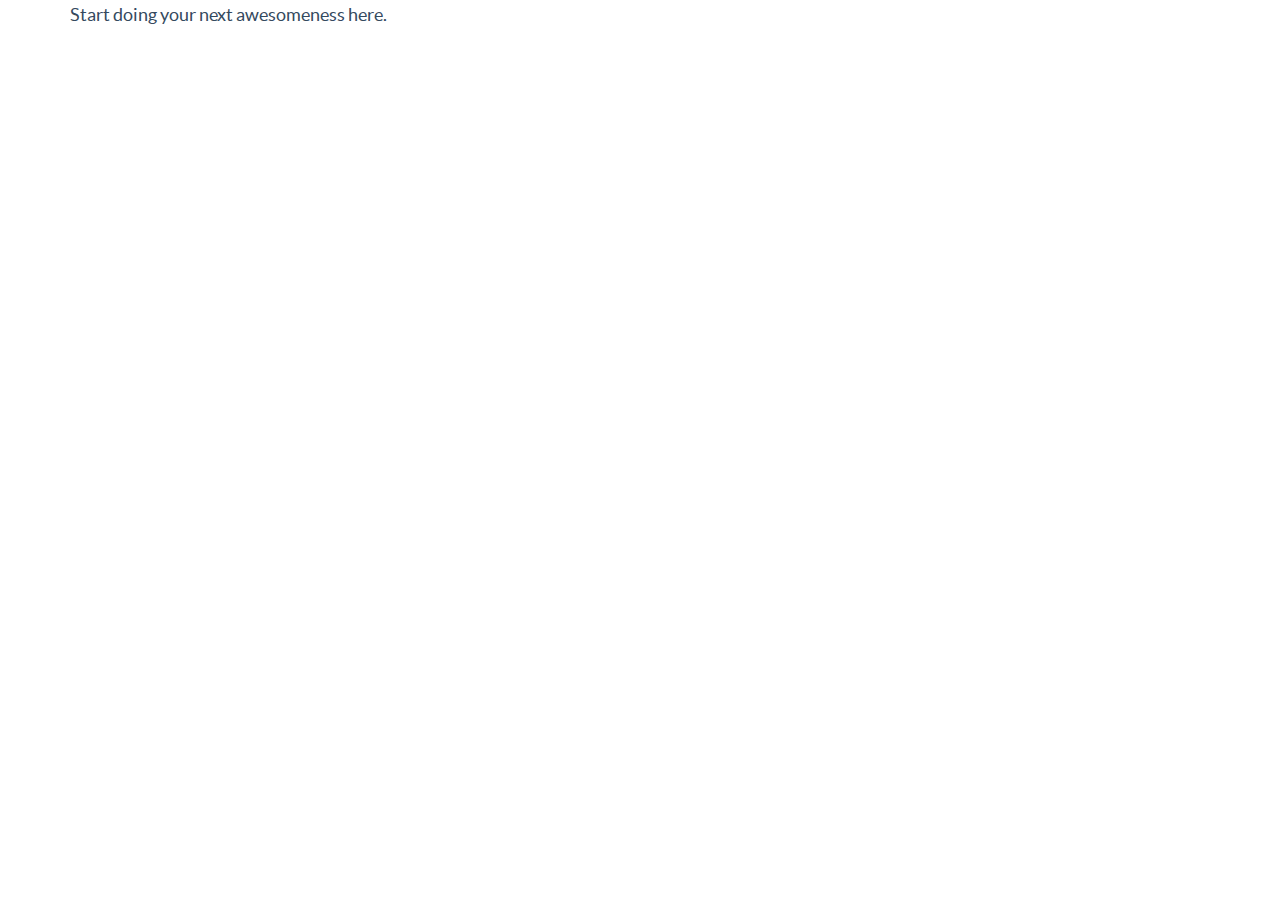
<file: startup/flat-ui/template.html>
<!DOCTYPE html>
<html lang="en">
  <head>
    <meta charset="utf-8">
    <title>Flat UI Free</title>
    <meta name="viewport" content="width=device-width, initial-scale=1.0">

    <!-- Loading Bootstrap -->
    <link href="bootstrap/css/bootstrap.css" rel="stylesheet">

    <!-- Loading Flat UI -->
    <link href="css/flat-ui.css" rel="stylesheet">

    <link rel="shortcut icon" href="images/favicon.ico">

    <!-- HTML5 shim, for IE6-8 support of HTML5 elements. All other JS at the end of file. -->
    <!--[if lt IE 9]>
      <script src="js/html5shiv.js"></script>
      <script src="js/respond.min.js"></script>
    <![endif]-->
  </head>
  <body>
    <div class="container">
        Start doing your next awesomeness here.
    </div>
    <!-- /.container -->


    <!-- Load JS here for greater good =============================-->
    <script src="js/jquery-1.8.3.min.js"></script>
    <script src="js/jquery-ui-1.10.3.custom.min.js"></script>
    <script src="js/jquery.ui.touch-punch.min.js"></script>
    <script src="js/bootstrap.min.js"></script>
    <script src="js/bootstrap-select.js"></script>
    <script src="js/bootstrap-switch.js"></script>
    <script src="js/flatui-checkbox.js"></script>
    <script src="js/flatui-radio.js"></script>
    <script src="js/jquery.tagsinput.js"></script>
    <script src="js/jquery.placeholder.js"></script>
  </body>
</html>
</file>
<file: webfonts/ss-symbolicons-block.css>
@charset "UTF-8";

/*
* Symbolset
* www.symbolset.com
* Copyright © 2012 Oak Studios LLC
*
* Upload this file to your web server
* and place this within your <head> tags.
* <link href="webfonts/ss-symbolicons-block.css" rel="stylesheet" />
*/

@font-face {
  font-family: "SSSymbolicons";
  src: url('ss-symbolicons-block.eot');
  src: url('ss-symbolicons-block.eot?#iefix') format('embedded-opentype'),
       url('ss-symbolicons-block.woff') format('woff'),
       url('ss-symbolicons-block.ttf')  format('truetype'),
       url('ss-symbolicons-block.svg#SSSymboliconsBlock') format('svg');
  font-weight: normal;
  font-style: normal;
}

/* This triggers a redraw in IE to Fix IE8's :before content rendering. */
html:hover [class^="ss-"]{-ms-zoom: 1;}

.ss-icon, .ss-icon.ss-symbolicons-block,
[class^="ss-"]:before, [class*=" ss-"]:before,
[class^="ss-"].ss-symbolicons-block:before, [class*=" ss-"].ss-symbolicons-block:before,
[class^="ss-"].right:after, [class*=" ss-"].right:after,
[class^="ss-"].ss-symbolicons-block.right:after, [class*=" ss-"].ss-symbolicons-block.right:after {
  font-family: "SSSymbolicons";
  font-style: normal;
  font-weight: normal;
  text-decoration: none;
  text-rendering: optimizeLegibility;
  white-space: nowrap;
  /*-webkit-font-feature-settings: "liga"; Currently broken in Chrome >= v22. Falls back to text-rendering. Safari is unaffected. */
  -moz-font-feature-settings: "liga=1";
  -moz-font-feature-settings: "liga";
  -ms-font-feature-settings: "liga" 1;
  -o-font-feature-settings: "liga";
  font-feature-settings: "liga";
  -webkit-font-smoothing: antialiased;
}

[class^="ss-"].right:before,
[class*=" ss-"].right:before{display:none;content:'';}

.ss-crosshair:before,.ss-crosshair.right:after{content:'⌖'}.ss-search:before,.ss-search.right:after{content:'🔍'}.ss-zoomin:before,.ss-zoomin.right:after{content:''}.ss-zoomout:before,.ss-zoomout.right:after{content:''}.ss-binoculars:before,.ss-binoculars.right:after{content:''}.ss-raisedhand:before,.ss-raisedhand.right:after{content:'✋'}.ss-link:before,.ss-link.right:after{content:'🔗'}.ss-write:before,.ss-write.right:after{content:'✎'}.ss-compose:before,.ss-compose.right:after{content:'📝'}.ss-lock:before,.ss-lock.right:after{content:'🔒'}.ss-unlock:before,.ss-unlock.right:after{content:'🔓'}.ss-key:before,.ss-key.right:after{content:'🔑'}.ss-backspace:before,.ss-backspace.right:after{content:'⌫'}.ss-ban:before,.ss-ban.right:after{content:'🚫'}.ss-nosmoking:before,.ss-nosmoking.right:after{content:'🚭'}.ss-trash:before,.ss-trash.right:after{content:''}.ss-target:before,.ss-target.right:after{content:'◎'}.ss-stopsign:before,.ss-stopsign.right:after{content:''}.ss-radioactive:before,.ss-radioactive.right:after{content:'☢'}.ss-skull:before,.ss-skull.right:after{content:'💀'}.ss-lightning:before,.ss-lightning.right:after{content:'☇'}.ss-tag:before,.ss-tag.right:after{content:''}.ss-newtag:before,.ss-newtag.right:after{content:''}.ss-flag:before,.ss-flag.right:after{content:'⚑'}.ss-like:before,.ss-like.right:after{content:'👍'}.ss-dislike:before,.ss-dislike.right:after{content:'👎'}.ss-heart:before,.ss-heart.right:after{content:'♥'}.ss-addheart:before,.ss-addheart.right:after{content:''}.ss-deleteheart:before,.ss-deleteheart.right:after{content:'💔'}.ss-star:before,.ss-star.right:after{content:'⋆'}.ss-trophy:before,.ss-trophy.right:after{content:'🏆'}.ss-award:before,.ss-award.right:after{content:''}.ss-medal:before,.ss-medal.right:after{content:''}.ss-badge:before,.ss-badge.right:after{content:'📛'}.ss-crown:before,.ss-crown.right:after{content:'👑'}.ss-bullseye:before,.ss-bullseye.right:after{content:'🎯'}.ss-sample:before,.ss-sample.right:after{content:''}.ss-crop:before,.ss-crop.right:after{content:''}.ss-layers:before,.ss-layers.right:after{content:''}.ss-magicwand:before,.ss-magicwand.right:after{content:''}.ss-cut:before,.ss-cut.right:after{content:'✂'}.ss-cutpaste:before,.ss-cutpaste.right:after{content:''}.ss-clipboard:before,.ss-clipboard.right:after{content:'📋'}.ss-rules:before,.ss-rules.right:after{content:'📏'}.ss-rulerpencil:before,.ss-rulerpencil.right:after{content:''}.ss-gridlines:before,.ss-gridlines.right:after{content:''}.ss-pen:before,.ss-pen.right:after{content:'✒'}.ss-pencilbrush:before,.ss-pencilbrush.right:after{content:''}.ss-pencilbrushpen:before,.ss-pencilbrushpen.right:after{content:''}.ss-brush:before,.ss-brush.right:after{content:''}.ss-paintroller:before,.ss-paintroller.right:after{content:''}.ss-fill:before,.ss-fill.right:after{content:''}.ss-stroke:before,.ss-stroke.right:after{content:''}.ss-crayons:before,.ss-crayons.right:after{content:''}.ss-palette:before,.ss-palette.right:after{content:'🎨'}.ss-fliphorizontally:before,.ss-fliphorizontally.right:after{content:''}.ss-flipvertically:before,.ss-flipvertically.right:after{content:''}.ss-effects:before,.ss-effects.right:after{content:''}.ss-bezier:before,.ss-bezier.right:after{content:''}.ss-pixels:before,.ss-pixels.right:after{content:''}.ss-phone:before,.ss-phone.right:after{content:'📞'}.ss-rotaryphone:before,.ss-rotaryphone.right:after{content:'☎'}.ss-touchtonephone:before,.ss-touchtonephone.right:after{content:'☏'}.ss-phonebook:before,.ss-phonebook.right:after{content:''}.ss-voicemail:before,.ss-voicemail.right:after{content:'⌕'}.ss-megaphone:before,.ss-megaphone.right:after{content:'📢'}.ss-rss:before,.ss-rss.right:after{content:''}.ss-podcast:before,.ss-podcast.right:after{content:''}.ss-mailbox:before,.ss-mailbox.right:after{content:'📫'}.ss-send:before,.ss-send.right:after{content:''}.ss-mail:before,.ss-mail.right:after{content:'✉'}.ss-incomingmail:before,.ss-incomingmail.right:after{content:'📩'}.ss-inbox:before,.ss-inbox.right:after{content:'📥'}.ss-outbox:before,.ss-outbox.right:after{content:'📤'}.ss-stamp:before,.ss-stamp.right:after{content:''}.ss-chat:before,.ss-chat.right:after{content:'💬'}.ss-chats:before,.ss-chats.right:after{content:''}.ss-textchat:before,.ss-textchat.right:after{content:''}.ss-exclamationchat:before,.ss-exclamationchat.right:after{content:''}.ss-questionchat:before,.ss-questionchat.right:after{content:''}.ss-ellipsischat:before,.ss-ellipsischat.right:after{content:''}.ss-smile:before,.ss-smile.right:after{content:'☻'}.ss-frown:before,.ss-frown.right:after{content:'☹'}.ss-toothsmile:before,.ss-toothsmile.right:after{content:'😃'}.ss-toothlesssmile:before,.ss-toothlesssmile.right:after{content:'😀'}.ss-user:before,.ss-user.right:after{content:'👤'}.ss-users:before,.ss-users.right:after{content:'👥'}.ss-adduser:before,.ss-adduser.right:after{content:''}.ss-removeuser:before,.ss-removeuser.right:after{content:''}.ss-deleteuser:before,.ss-deleteuser.right:after{content:''}.ss-heartuser:before,.ss-heartuser.right:after{content:''}.ss-males:before,.ss-males.right:after{content:'👬'}.ss-females:before,.ss-females.right:after{content:'👭'}.ss-malefemale:before,.ss-malefemale.right:after{content:'👫'}.ss-userportrait:before,.ss-userportrait.right:after{content:''}.ss-userframe:before,.ss-userframe.right:after{content:''}.ss-usersframe:before,.ss-usersframe.right:after{content:''}.ss-baby:before,.ss-baby.right:after{content:'👶'}.ss-swaddledbaby:before,.ss-swaddledbaby.right:after{content:''}.ss-robot:before,.ss-robot.right:after{content:''}.ss-happyrobot:before,.ss-happyrobot.right:after{content:''}.ss-alien:before,.ss-alien.right:after{content:'👽'}.ss-ghost:before,.ss-ghost.right:after{content:'👻'}.ss-contacts:before,.ss-contacts.right:after{content:'📇'}.ss-addressbook:before,.ss-addressbook.right:after{content:'📑'}.ss-footsteps:before,.ss-footsteps.right:after{content:'👣'}.ss-cart:before,.ss-cart.right:after{content:''}.ss-shoppingbag:before,.ss-shoppingbag.right:after{content:''}.ss-gift:before,.ss-gift.right:after{content:'🎁'}.ss-store:before,.ss-store.right:after{content:'🏪'}.ss-safe:before,.ss-safe.right:after{content:''}.ss-bill:before,.ss-bill.right:after{content:''}.ss-creditcard:before,.ss-creditcard.right:after{content:'💳'}.ss-banknote:before,.ss-banknote.right:after{content:'💵'}.ss-moneybag:before,.ss-moneybag.right:after{content:'💰'}.ss-calculator:before,.ss-calculator.right:after{content:''}.ss-bank:before,.ss-bank.right:after{content:'🏦'}.ss-gavel:before,.ss-gavel.right:after{content:'🔨'}.ss-meeting:before,.ss-meeting.right:after{content:''}.ss-barchart:before,.ss-barchart.right:after{content:'📊'}.ss-piechart:before,.ss-piechart.right:after{content:''}.ss-activity:before,.ss-activity.right:after{content:'📈'}.ss-flowchart:before,.ss-flowchart.right:after{content:''}.ss-box:before,.ss-box.right:after{content:'📦'}.ss-crate:before,.ss-crate.right:after{content:''}.ss-home:before,.ss-home.right:after{content:'⌂'}.ss-fence:before,.ss-fence.right:after{content:''}.ss-buildings:before,.ss-buildings.right:after{content:'🏢'}.ss-bridge:before,.ss-bridge.right:after{content:''}.ss-barn:before,.ss-barn.right:after{content:''}.ss-lodging:before,.ss-lodging.right:after{content:'🏨'}.ss-earth:before,.ss-earth.right:after{content:'🌎'}.ss-globe:before,.ss-globe.right:after{content:'🌐'}.ss-compass:before,.ss-compass.right:after{content:''}.ss-signpost:before,.ss-signpost.right:after{content:''}.ss-map:before,.ss-map.right:after{content:''}.ss-location:before,.ss-location.right:after{content:''}.ss-pushpin:before,.ss-pushpin.right:after{content:'📌'}.ss-script:before,.ss-script.right:after{content:''}.ss-playscript:before,.ss-playscript.right:after{content:''}.ss-stopscript:before,.ss-stopscript.right:after{content:''}.ss-recordscript:before,.ss-recordscript.right:after{content:''}.ss-bug:before,.ss-bug.right:after{content:'🐛'}.ss-puzzle:before,.ss-puzzle.right:after{content:''}.ss-window:before,.ss-window.right:after{content:''}.ss-database:before,.ss-database.right:after{content:''}.ss-adddatabase:before,.ss-adddatabase.right:after{content:''}.ss-deletedatabase:before,.ss-deletedatabase.right:after{content:''}.ss-hdd:before,.ss-hdd.right:after{content:''}.ss-networkhdd:before,.ss-networkhdd.right:after{content:''}.ss-downloadhdd:before,.ss-downloadhdd.right:after{content:''}.ss-airplay:before,.ss-airplay.right:after{content:''}.ss-music:before,.ss-music.right:after{content:'♫'}.ss-mic:before,.ss-mic.right:after{content:'🎤'}.ss-headphones:before,.ss-headphones.right:after{content:'🎧'}.ss-volume:before,.ss-volume.right:after{content:'🔈'}.ss-radio:before,.ss-radio.right:after{content:'📻'}.ss-phonograph:before,.ss-phonograph.right:after{content:''}.ss-disc:before,.ss-disc.right:after{content:'💿'}.ss-discs:before,.ss-discs.right:after{content:''}.ss-playlist:before,.ss-playlist.right:after{content:''}.ss-musichome:before,.ss-musichome.right:after{content:''}.ss-itunes:before,.ss-itunes.right:after{content:''}.ss-camera:before,.ss-camera.right:after{content:'📷'}.ss-picture:before,.ss-picture.right:after{content:'🌄'}.ss-pictures:before,.ss-pictures.right:after{content:''}.ss-searchpicture:before,.ss-searchpicture.right:after{content:''}.ss-video:before,.ss-video.right:after{content:'📹'}.ss-clapboard:before,.ss-clapboard.right:after{content:'🎬'}.ss-film:before,.ss-film.right:after{content:''}.ss-playfilm:before,.ss-playfilm.right:after{content:''}.ss-tv:before,.ss-tv.right:after{content:'📺'}.ss-flatscreen:before,.ss-flatscreen.right:after{content:''}.ss-projector:before,.ss-projector.right:after{content:''}.ss-videogame:before,.ss-videogame.right:after{content:'🎮'}.ss-play:before,.ss-play.right:after{content:'▶'}.ss-pause:before,.ss-pause.right:after{content:''}.ss-stop:before,.ss-stop.right:after{content:'■'}.ss-record:before,.ss-record.right:after{content:'●'}.ss-rewind:before,.ss-rewind.right:after{content:'⏪'}.ss-fastforward:before,.ss-fastforward.right:after{content:'⏩'}.ss-skipback:before,.ss-skipback.right:after{content:'⏮'}.ss-skipforward:before,.ss-skipforward.right:after{content:'⏭'}.ss-eject:before,.ss-eject.right:after{content:'⏏'}.ss-shuffle:before,.ss-shuffle.right:after{content:'🔀'}.ss-filecabinet:before,.ss-filecabinet.right:after{content:''}.ss-storagebox:before,.ss-storagebox.right:after{content:''}.ss-books:before,.ss-books.right:after{content:'📚'}.ss-bookspencil:before,.ss-bookspencil.right:after{content:''}.ss-openbook:before,.ss-openbook.right:after{content:'📖'}.ss-bookinsert:before,.ss-bookinsert.right:after{content:''}.ss-notebook:before,.ss-notebook.right:after{content:'📓'}.ss-ledger:before,.ss-ledger.right:after{content:'📒'}.ss-album:before,.ss-album.right:after{content:''}.ss-newspaper:before,.ss-newspaper.right:after{content:'📰'}.ss-spiralbound:before,.ss-spiralbound.right:after{content:''}.ss-notepad:before,.ss-notepad.right:after{content:''}.ss-notice:before,.ss-notice.right:after{content:''}.ss-grid:before,.ss-grid.right:after{content:''}.ss-thumbnails:before,.ss-thumbnails.right:after{content:''}.ss-filter:before,.ss-filter.right:after{content:''}.ss-desktop:before,.ss-desktop.right:after{content:'💻'}.ss-laptop:before,.ss-laptop.right:after{content:''}.ss-tablet:before,.ss-tablet.right:after{content:''}.ss-cell:before,.ss-cell.right:after{content:'📱'}.ss-cellbars:before,.ss-cellbars.right:after{content:'📶'}.ss-battery:before,.ss-battery.right:after{content:'🔋'}.ss-mediumbattery:before,.ss-mediumbattery.right:after{content:''}.ss-emptybattery:before,.ss-emptybattery.right:after{content:''}.ss-chargingbattery:before,.ss-chargingbattery.right:after{content:''}.ss-screwdrivermobile:before,.ss-screwdrivermobile.right:after{content:''}.ss-brushmobile:before,.ss-brushmobile.right:after{content:''}.ss-pencilmobile:before,.ss-pencilmobile.right:after{content:''}.ss-door:before,.ss-door.right:after{content:'🚪'}.ss-washer:before,.ss-washer.right:after{content:''}.ss-dryer:before,.ss-dryer.right:after{content:''}.ss-fireplace:before,.ss-fireplace.right:after{content:''}.ss-toilet:before,.ss-toilet.right:after{content:'🚽'}.ss-toiletpaper:before,.ss-toiletpaper.right:after{content:''}.ss-lightbulb:before,.ss-lightbulb.right:after{content:'💡'}.ss-cfl:before,.ss-cfl.right:after{content:''}.ss-flashlight:before,.ss-flashlight.right:after{content:'🔦'}.ss-candle:before,.ss-candle.right:after{content:''}.ss-campfire:before,.ss-campfire.right:after{content:'🔥'}.ss-picnictable:before,.ss-picnictable.right:after{content:''}.ss-frame:before,.ss-frame.right:after{content:''}.ss-heartframe:before,.ss-heartframe.right:after{content:'💟'}.ss-starframe:before,.ss-starframe.right:after{content:''}.ss-treeframe:before,.ss-treeframe.right:after{content:''}.ss-flowerframe:before,.ss-flowerframe.right:after{content:''}.ss-questionframe:before,.ss-questionframe.right:after{content:''}.ss-utensilsframe:before,.ss-utensilsframe.right:after{content:''}.ss-atom:before,.ss-atom.right:after{content:'⚛'}.ss-fluxcapacitor:before,.ss-fluxcapacitor.right:after{content:''}.ss-rings:before,.ss-rings.right:after{content:'💍'}.ss-balloons:before,.ss-balloons.right:after{content:'🎈'}.ss-easteregg:before,.ss-easteregg.right:after{content:''}.ss-jackolantern:before,.ss-jackolantern.right:after{content:'🎃'}.ss-menorah:before,.ss-menorah.right:after{content:''}.ss-christmastree:before,.ss-christmastree.right:after{content:'🎄'}.ss-teddy:before,.ss-teddy.right:after{content:''}.ss-blocks:before,.ss-blocks.right:after{content:''}.ss-rattle:before,.ss-rattle.right:after{content:''}.ss-diaper:before,.ss-diaper.right:after{content:''}.ss-pailshovel:before,.ss-pailshovel.right:after{content:''}.ss-sweep:before,.ss-sweep.right:after{content:''}.ss-headstone:before,.ss-headstone.right:after{content:'⛼'}.ss-onedie:before,.ss-onedie.right:after{content:'⚀'}.ss-twodie:before,.ss-twodie.right:after{content:'⚁'}.ss-threedie:before,.ss-threedie.right:after{content:'⚂'}.ss-fourdie:before,.ss-fourdie.right:after{content:'⚃'}.ss-fivedie:before,.ss-fivedie.right:after{content:'⚄'}.ss-sixdie:before,.ss-sixdie.right:after{content:'⚅'}.ss-fuzzydice:before,.ss-fuzzydice.right:after{content:''}.ss-download:before,.ss-download.right:after{content:''}.ss-downloadbox:before,.ss-downloadbox.right:after{content:''}.ss-downloadcrate:before,.ss-downloadcrate.right:after{content:''}.ss-upload:before,.ss-upload.right:after{content:''}.ss-uploadbox:before,.ss-uploadbox.right:after{content:''}.ss-uploadcrate:before,.ss-uploadcrate.right:after{content:''}.ss-transfer:before,.ss-transfer.right:after{content:'⇆'}.ss-refresh:before,.ss-refresh.right:after{content:'↻'}.ss-sync:before,.ss-sync.right:after{content:''}.ss-wifi:before,.ss-wifi.right:after{content:''}.ss-connection:before,.ss-connection.right:after{content:''}.ss-usb:before,.ss-usb.right:after{content:''}.ss-files:before,.ss-files.right:after{content:''}.ss-addfile:before,.ss-addfile.right:after{content:''}.ss-removefile:before,.ss-removefile.right:after{content:''}.ss-deletefile:before,.ss-deletefile.right:after{content:''}.ss-searchfile:before,.ss-searchfile.right:after{content:''}.ss-folder:before,.ss-folder.right:after{content:'📁'}.ss-addfolder:before,.ss-addfolder.right:after{content:''}.ss-removefolder:before,.ss-removefolder.right:after{content:''}.ss-deletefolder:before,.ss-deletefolder.right:after{content:''}.ss-downloadfolder:before,.ss-downloadfolder.right:after{content:''}.ss-uploadfolder:before,.ss-uploadfolder.right:after{content:''}.ss-undo:before,.ss-undo.right:after{content:'↩'}.ss-redo:before,.ss-redo.right:after{content:'↪'}.ss-quote:before,.ss-quote.right:after{content:'“'}.ss-font:before,.ss-font.right:after{content:''}.ss-anchor:before,.ss-anchor.right:after{content:''}.ss-print:before,.ss-print.right:after{content:'⎙'}.ss-fax:before,.ss-fax.right:after{content:'📠'}.ss-shredder:before,.ss-shredder.right:after{content:''}.ss-typewriter:before,.ss-typewriter.right:after{content:''}.ss-list:before,.ss-list.right:after{content:''}.ss-action:before,.ss-action.right:after{content:''}.ss-redirect:before,.ss-redirect.right:after{content:'↗'}.ss-expand:before,.ss-expand.right:after{content:'⤢'}.ss-contract:before,.ss-contract.right:after{content:''}.ss-scaleup:before,.ss-scaleup.right:after{content:''}.ss-scaledown:before,.ss-scaledown.right:after{content:''}.ss-power:before,.ss-power.right:after{content:''}.ss-lifepreserver:before,.ss-lifepreserver.right:after{content:''}.ss-help:before,.ss-help.right:after{content:'❓'}.ss-info:before,.ss-info.right:after{content:'ℹ'}.ss-alert:before,.ss-alert.right:after{content:'⚠'}.ss-caution:before,.ss-caution.right:after{content:'⛔'}.ss-plus:before,.ss-plus.right:after{content:'+'}.ss-hyphen:before,.ss-hyphen.right:after{content:'-'}.ss-check:before,.ss-check.right:after{content:'✓'}.ss-delete:before,.ss-delete.right:after{content:'␡'}.ss-dogface:before,.ss-dogface.right:after{content:'🐶'}.ss-catface:before,.ss-catface.right:after{content:'🐱'}.ss-bearface:before,.ss-bearface.right:after{content:'🐻'}.ss-bird:before,.ss-bird.right:after{content:'🐦'}.ss-dog:before,.ss-dog.right:after{content:'🐕'}.ss-sheep:before,.ss-sheep.right:after{content:'🐑'}.ss-pig:before,.ss-pig.right:after{content:'🐖'}.ss-bone:before,.ss-bone.right:after{content:''}.ss-tooth:before,.ss-tooth.right:after{content:''}.ss-palmtree:before,.ss-palmtree.right:after{content:'🌴'}.ss-tree:before,.ss-tree.right:after{content:'🌲'}.ss-leaf:before,.ss-leaf.right:after{content:'🍂'}.ss-flower:before,.ss-flower.right:after{content:'⚘'}.ss-settings:before,.ss-settings.right:after{content:'⚙'}.ss-dashboard:before,.ss-dashboard.right:after{content:''}.ss-notifications:before,.ss-notifications.right:after{content:'🔔'}.ss-toggles:before,.ss-toggles.right:after{content:''}.ss-switch:before,.ss-switch.right:after{content:''}.ss-switchoff:before,.ss-switchoff.right:after{content:''}.ss-brightness:before,.ss-brightness.right:after{content:'🔆'}.ss-flashoff:before,.ss-flashoff.right:after{content:''}.ss-toolbox:before,.ss-toolbox.right:after{content:''}.ss-tools:before,.ss-tools.right:after{content:''}.ss-wrench:before,.ss-wrench.right:after{content:'🔧'}.ss-wrenches:before,.ss-wrenches.right:after{content:''}.ss-wrenchpencil:before,.ss-wrenchpencil.right:after{content:''}.ss-screwdriverpencil:before,.ss-screwdriverpencil.right:after{content:''}.ss-hammerscrewdriver:before,.ss-hammerscrewdriver.right:after{content:''}.ss-tapemeasure:before,.ss-tapemeasure.right:after{content:''}.ss-hourglass:before,.ss-hourglass.right:after{content:'⏳'}.ss-clock:before,.ss-clock.right:after{content:'⏲'}.ss-stopwatch:before,.ss-stopwatch.right:after{content:'⏱'}.ss-alarmclock:before,.ss-alarmclock.right:after{content:'⏰'}.ss-calendar:before,.ss-calendar.right:after{content:'📅'}.ss-keyboardup:before,.ss-keyboardup.right:after{content:''}.ss-keyboarddown:before,.ss-keyboarddown.right:after{content:''}.ss-heavyasterisk:before,.ss-heavyasterisk.right:after{content:'✱'}.ss-egg:before,.ss-egg.right:after{content:''}.ss-cheese:before,.ss-cheese.right:after{content:''}.ss-hotdog:before,.ss-hotdog.right:after{content:''}.ss-burger:before,.ss-burger.right:after{content:'🍔'}.ss-birthdaycake:before,.ss-birthdaycake.right:after{content:'🎂'}.ss-pancakes:before,.ss-pancakes.right:after{content:''}.ss-pizza:before,.ss-pizza.right:after{content:'🍕'}.ss-frenchfries:before,.ss-frenchfries.right:after{content:'🍟'}.ss-apple:before,.ss-apple.right:after{content:'🍏'}.ss-mug:before,.ss-mug.right:after{content:'☕'}.ss-coffee:before,.ss-coffee.right:after{content:''}.ss-growler:before,.ss-growler.right:after{content:''}.ss-beer:before,.ss-beer.right:after{content:'🍺'}.ss-bottle:before,.ss-bottle.right:after{content:''}.ss-wine:before,.ss-wine.right:after{content:''}.ss-wineglass:before,.ss-wineglass.right:after{content:'🍷'}.ss-cocktail:before,.ss-cocktail.right:after{content:'🍸'}.ss-soda:before,.ss-soda.right:after{content:''}.ss-cup:before,.ss-cup.right:after{content:''}.ss-babybottle:before,.ss-babybottle.right:after{content:'🍼'}.ss-jug:before,.ss-jug.right:after{content:''}.ss-oven:before,.ss-oven.right:after{content:''}.ss-takeout:before,.ss-takeout.right:after{content:''}.ss-paperbag:before,.ss-paperbag.right:after{content:''}.ss-utensils:before,.ss-utensils.right:after{content:'🍴'}.ss-tshirt:before,.ss-tshirt.right:after{content:'👕'}.ss-graduationcap:before,.ss-graduationcap.right:after{content:'🎓'}.ss-fabric:before,.ss-fabric.right:after{content:''}.ss-swatch:before,.ss-swatch.right:after{content:''}.ss-weave:before,.ss-weave.right:after{content:''}.ss-thread:before,.ss-thread.right:after{content:''}.ss-yarn:before,.ss-yarn.right:after{content:''}.ss-crochet:before,.ss-crochet.right:after{content:''}.ss-needles:before,.ss-needles.right:after{content:''}.ss-scissorsneedles:before,.ss-scissorsneedles.right:after{content:''}.ss-button:before,.ss-button.right:after{content:''}.ss-zipper:before,.ss-zipper.right:after{content:''}.ss-sun:before,.ss-sun.right:after{content:'☀'}.ss-partlycloudy:before,.ss-partlycloudy.right:after{content:'⛅'}.ss-rainbow:before,.ss-rainbow.right:after{content:'🌈'}.ss-umbrella:before,.ss-umbrella.right:after{content:'☂'}.ss-crescentmoon:before,.ss-crescentmoon.right:after{content:'🌙'}.ss-newmoon:before,.ss-newmoon.right:after{content:'🌑'}.ss-waxingcrescentmoon:before,.ss-waxingcrescentmoon.right:after{content:'🌒'}.ss-firstquartermoon:before,.ss-firstquartermoon.right:after{content:'🌓'}.ss-waxinggibbousmoon:before,.ss-waxinggibbousmoon.right:after{content:'🌔'}.ss-fullmoon:before,.ss-fullmoon.right:after{content:'🌕'}.ss-waninggibbousmoon:before,.ss-waninggibbousmoon.right:after{content:'🌖'}.ss-lastquartermoon:before,.ss-lastquartermoon.right:after{content:'🌗'}.ss-waningcrescentmoon:before,.ss-waningcrescentmoon.right:after{content:'🌘'}.ss-car:before,.ss-car.right:after{content:'🚘'}.ss-carrepair:before,.ss-carrepair.right:after{content:''}.ss-taxi:before,.ss-taxi.right:after{content:'🚖'}.ss-train:before,.ss-train.right:after{content:'🚆'}.ss-bus:before,.ss-bus.right:after{content:'🚍'}.ss-truck:before,.ss-truck.right:after{content:'🚚'}.ss-trailer:before,.ss-trailer.right:after{content:''}.ss-trailerdump:before,.ss-trailerdump.right:after{content:''}.ss-plane:before,.ss-plane.right:after{content:'✈'}.ss-bike:before,.ss-bike.right:after{content:'🚲'}.ss-motorcycle:before,.ss-motorcycle.right:after{content:''}.ss-boat:before,.ss-boat.right:after{content:'🚢'}.ss-rocket:before,.ss-rocket.right:after{content:'🚀'}.ss-ufo:before,.ss-ufo.right:after{content:''}.ss-squarekey:before,.ss-squarekey.right:after{content:''}.ss-tire:before,.ss-tire.right:after{content:''}.ss-fuel:before,.ss-fuel.right:after{content:'⛽'}.ss-parking:before,.ss-parking.right:after{content:''}.ss-wheelchair:before,.ss-wheelchair.right:after{content:'♿'}.ss-restroom:before,.ss-restroom.right:after{content:'🚻'}.ss-elevator:before,.ss-elevator.right:after{content:''}.ss-briefcase:before,.ss-briefcase.right:after{content:'💼'}.ss-theatre:before,.ss-theatre.right:after{content:'🎭'}.ss-ticket:before,.ss-ticket.right:after{content:'🎫'}.ss-golf:before,.ss-golf.right:after{content:''}.ss-billiards:before,.ss-billiards.right:after{content:'🎱'}.ss-baseball:before,.ss-baseball.right:after{content:'⚾'}.ss-tennis:before,.ss-tennis.right:after{content:'🎾'}.ss-basketball:before,.ss-basketball.right:after{content:'🏀'}.ss-football:before,.ss-football.right:after{content:'🏈'}.ss-soccer:before,.ss-soccer.right:after{content:'⚽'}.ss-flaginhole:before,.ss-flaginhole.right:after{content:'⛳'}.ss-paddles:before,.ss-paddles.right:after{content:''}.ss-skiboot:before,.ss-skiboot.right:after{content:''}.ss-skis:before,.ss-skis.right:after{content:'🎿'}.ss-hiker:before,.ss-hiker.right:after{content:''}.ss-runner:before,.ss-runner.right:after{content:'🏃'}.ss-hottub:before,.ss-hottub.right:after{content:''}.ss-exercise:before,.ss-exercise.right:after{content:''}.ss-hospital:before,.ss-hospital.right:after{content:'⛨'}.ss-medicalcross:before,.ss-medicalcross.right:after{content:''}.ss-medicalbag:before,.ss-medicalbag.right:after{content:''}.ss-bandage:before,.ss-bandage.right:after{content:''}.ss-flask:before,.ss-flask.right:after{content:''}.ss-testtube:before,.ss-testtube.right:after{content:''}.ss-up:before,.ss-up.right:after{content:'⬆'}.ss-right:before,.ss-right.right:after{content:'➡'}.ss-down:before,.ss-down.right:after{content:'⬇'}.ss-left:before,.ss-left.right:after{content:'⬅'}.ss-navigateup:before,.ss-navigateup.right:after{content:''}.ss-navigateright:before,.ss-navigateright.right:after{content:'▻'}.ss-navigatedown:before,.ss-navigatedown.right:after{content:''}.ss-navigateleft:before,.ss-navigateleft.right:after{content:'◅'}.ss-share:before,.ss-share.right:after{content:''}
</file>
<file: startup/flat-ui/css/flat-ui.css>
@font-face {
  font-family: 'Lato';
  src: url('../fonts/lato/lato-black.eot');
  src: url('../fonts/lato/lato-black.eot?#iefix') format('embedded-opentype'), url('../fonts/lato/lato-black.woff') format('woff'), url('../fonts/lato/lato-black.ttf') format('truetype'), url('../fonts/lato/lato-black.svg#latoblack') format('svg');
  font-weight: 900;
  font-style: normal;
}
@font-face {
  font-family: 'Lato';
  src: url('../fonts/lato/lato-bold.eot');
  src: url('../fonts/lato/lato-bold.eot?#iefix') format('embedded-opentype'), url('../fonts/lato/lato-bold.woff') format('woff'), url('../fonts/lato/lato-bold.ttf') format('truetype'), url('../fonts/lato/lato-bold.svg#latobold') format('svg');
  font-weight: bold;
  font-style: normal;
}
@font-face {
  font-family: 'Lato';
  src: url('../fonts/lato/lato-bolditalic.eot');
  src: url('../fonts/lato/lato-bolditalic.eot?#iefix') format('embedded-opentype'), url('../fonts/lato/lato-bolditalic.woff') format('woff'), url('../fonts/lato/lato-bolditalic.ttf') format('truetype'), url('../fonts/lato/lato-bolditalic.svg#latobold-italic') format('svg');
  font-weight: bold;
  font-style: italic;
}
@font-face {
  font-family: 'Lato';
  src: url('../fonts/lato/lato-italic.eot');
  src: url('../fonts/lato/lato-italic.eot?#iefix') format('embedded-opentype'), url('../fonts/lato/lato-italic.woff') format('woff'), url('../fonts/lato/lato-italic.ttf') format('truetype'), url('../fonts/lato/lato-italic.svg#latoitalic') format('svg');
  font-weight: normal;
  font-style: italic;
}
@font-face {
  font-family: 'Lato';
  src: url('../fonts/lato/lato-light.eot');
  src: url('../fonts/lato/lato-light.eot?#iefix') format('embedded-opentype'), url('../fonts/lato/lato-light.woff') format('woff'), url('../fonts/lato/lato-light.ttf') format('truetype'), url('../fonts/lato/lato-light.svg#latolight') format('svg');
  font-weight: 300;
  font-style: normal;
}
@font-face {
  font-family: 'Lato';
  src: url('../fonts/lato/lato-regular.eot');
  src: url('../fonts/lato/lato-regular.eot?#iefix') format('embedded-opentype'), url('../fonts/lato/lato-regular.woff') format('woff'), url('../fonts/lato/lato-regular.ttf') format('truetype'), url('../fonts/lato/lato-regular.svg#latoregular') format('svg');
  font-weight: normal;
  font-style: normal;
}
@font-face {
  font-family: "Flat-UI-Icons";
  src: url('../fonts/flat-ui-icons-regular.eot');
  src: url('../fonts/flat-ui-icons-regular.eot?#iefix') format('embedded-opentype'), url('../fonts/flat-ui-icons-regular.woff') format('woff'), url('../fonts/flat-ui-icons-regular.ttf') format('truetype'), url('../fonts/flat-ui-icons-regular.svg#flat-ui-icons-regular') format('svg');
  font-weight: normal;
  font-style: normal;
}
/* Use the following CSS code if you want to use data attributes for inserting your icons */
[data-icon]:before {
  font-family: 'Flat-UI-Icons';
  content: attr(data-icon);
  speak: none;
  font-weight: normal;
  font-variant: normal;
  text-transform: none;
  -webkit-font-smoothing: antialiased;
  -moz-osx-font-smoothing: grayscale;
}
/* Use the following CSS code if you want to have a class per icon */
/*
Instead of a list of all class selectors,
you can use the generic selector below, but it's slower:
[class*="fui-"] {
*/
.fui-arrow-right,
.fui-arrow-left,
.fui-cmd,
.fui-check-inverted,
.fui-heart,
.fui-location,
.fui-plus,
.fui-check,
.fui-cross,
.fui-list,
.fui-new,
.fui-video,
.fui-photo,
.fui-volume,
.fui-time,
.fui-eye,
.fui-chat,
.fui-search,
.fui-user,
.fui-mail,
.fui-lock,
.fui-gear,
.fui-radio-unchecked,
.fui-radio-checked,
.fui-checkbox-unchecked,
.fui-checkbox-checked,
.fui-calendar-solid,
.fui-pause,
.fui-play,
.fui-check-inverted-2 {
  display: inline-block;
  font-family: 'Flat-UI-Icons';
  speak: none;
  font-style: normal;
  font-weight: normal;
  font-variant: normal;
  text-transform: none;
  -webkit-font-smoothing: antialiased;
  -moz-osx-font-smoothing: grayscale;
}
.fui-arrow-right:before {
  content: "\e02c";
}
.fui-arrow-left:before {
  content: "\e02d";
}
.fui-cmd:before {
  content: "\e02f";
}
.fui-check-inverted:before {
  content: "\e006";
}
.fui-heart:before {
  content: "\e007";
}
.fui-location:before {
  content: "\e008";
}
.fui-plus:before {
  content: "\e009";
}
.fui-check:before {
  content: "\e00a";
}
.fui-cross:before {
  content: "\e00b";
}
.fui-list:before {
  content: "\e00c";
}
.fui-new:before {
  content: "\e00d";
}
.fui-video:before {
  content: "\e00e";
}
.fui-photo:before {
  content: "\e00f";
}
.fui-volume:before {
  content: "\e010";
}
.fui-time:before {
  content: "\e011";
}
.fui-eye:before {
  content: "\e012";
}
.fui-chat:before {
  content: "\e013";
}
.fui-search:before {
  content: "\e01c";
}
.fui-user:before {
  content: "\e01d";
}
.fui-mail:before {
  content: "\e01e";
}
.fui-lock:before {
  content: "\e01f";
}
.fui-gear:before {
  content: "\e024";
}
.fui-radio-unchecked:before {
  content: "\e02b";
}
.fui-radio-checked:before {
  content: "\e032";
}
.fui-checkbox-unchecked:before {
  content: "\e033";
}
.fui-checkbox-checked:before {
  content: "\e034";
}
.fui-calendar-solid:before {
  content: "\e022";
}
.fui-pause:before {
  content: "\e03b";
}
.fui-play:before {
  content: "\e03c";
}
.fui-check-inverted-2:before {
  content: "\e000";
}
.dropdown-arrow-inverse {
  border-bottom-color: #34495e !important;
  border-top-color: #34495e !important;
}
body {
  font-family: "Lato", Helvetica, Arial, sans-serif;
  font-size: 18px;
  line-height: 1.72222;
  color: #34495e;
  background-color: #ffffff;
}
a {
  color: #16a085;
  text-decoration: none;
  -webkit-transition: 0.25s;
  transition: 0.25s;
}
a:hover,
a:focus {
  color: #1abc9c;
  text-decoration: none;
}
a:focus {
  outline: none;
}
.img-rounded {
  border-radius: 6px;
}
.img-thumbnail {
  padding: 4px;
  line-height: 1.72222;
  background-color: #ffffff;
  border: 2px solid #bdc3c7;
  border-radius: 6px;
  -webkit-transition: all 0.25s ease-in-out;
  transition: all 0.25s ease-in-out;
  display: inline-block;
  max-width: 100%;
  height: auto;
}
.img-comment {
  font-size: 15px;
  line-height: 1.2;
  font-style: italic;
  margin: 24px 0;
}
h1,
h2,
h3,
h4,
h5,
h6,
.h1,
.h2,
.h3,
.h4,
.h5,
.h6 {
  font-family: inherit;
  font-weight: 700;
  line-height: 1.1;
  color: inherit;
}
h1 small,
h2 small,
h3 small,
h4 small,
h5 small,
h6 small,
.h1 small,
.h2 small,
.h3 small,
.h4 small,
.h5 small,
.h6 small {
  color: #e7e9ec;
}
h1,
h2,
h3 {
  margin-top: 30px;
  margin-bottom: 15px;
}
h4,
h5,
h6 {
  margin-top: 15px;
  margin-bottom: 15px;
}
h6 {
  font-weight: normal;
}
h1,
.h1 {
  font-size: 61px;
}
h2,
.h2 {
  font-size: 53px;
}
h3,
.h3 {
  font-size: 40px;
}
h4,
.h4 {
  font-size: 29px;
}
h5,
.h5 {
  font-size: 28px;
}
h6,
.h6 {
  font-size: 24px;
}
p {
  font-size: 18px;
  line-height: 1.72222;
  margin: 0 0 15px;
}
.lead {
  margin-bottom: 30px;
  font-size: 28px;
  line-height: 1.46428571;
  font-weight: 300;
}
@media (min-width: 768px) {
  .lead {
    font-size: 30.006px;
  }
}
small,
.small {
  font-size: 83%;
  line-height: 2.067;
}
.text-muted {
  color: #bdc3c7;
}
.text-inverse {
  color: #ffffff;
}
.text-primary {
  color: #1abc9c;
}
a.text-primary:hover {
  color: #15967d;
}
.text-warning {
  color: #f1c40f;
}
a.text-warning:hover {
  color: #c19d0c;
}
.text-danger {
  color: #e74c3c;
}
a.text-danger:hover {
  color: #b93d30;
}
.text-success {
  color: #2ecc71;
}
a.text-success:hover {
  color: #25a35a;
}
.text-info {
  color: #3498db;
}
a.text-info:hover {
  color: #2a7aaf;
}
.bg-primary {
  color: #ffffff;
  background-color: #34495e;
}
a.bg-primary:hover {
  background-color: #222f3d;
}
.bg-success {
  background-color: #dff0d8;
}
a.bg-success:hover {
  background-color: #c1e2b3;
}
.bg-info {
  background-color: #d9edf7;
}
a.bg-info:hover {
  background-color: #afd9ee;
}
.bg-warning {
  background-color: #fcf8e3;
}
a.bg-warning:hover {
  background-color: #f7ecb5;
}
.bg-danger {
  background-color: #f2dede;
}
a.bg-danger:hover {
  background-color: #e4b9b9;
}
.page-header {
  padding-bottom: 14px;
  margin: 60px 0 30px;
  border-bottom: 1px solid #e7e9ec;
}
ul,
ol {
  margin-bottom: 15px;
}
dl {
  margin-bottom: 30px;
}
dt,
dd {
  line-height: 1.72222;
}
@media (min-width: 768px) {
  .dl-horizontal dt {
    width: 160px;
  }
  .dl-horizontal dd {
    margin-left: 180px;
  }
}
abbr[title],
abbr[data-original-title] {
  border-bottom: 1px dotted #bdc3c7;
}
blockquote {
  border-left: 3px solid #e7e9ec;
  padding: 0 0 0 16px;
  margin: 0 0 30px;
}
blockquote p {
  font-size: 20px;
  line-height: 1.55;
  font-weight: normal;
  margin-bottom: .4em;
}
blockquote small,
blockquote .small {
  font-size: 18px;
  line-height: 1.72222;
  font-style: italic;
  color: inherit;
}
blockquote small:before,
blockquote .small:before {
  content: "";
}
blockquote.pull-right {
  padding-right: 16px;
  padding-left: 0;
  border-right: 3px solid #e7e9ec;
  border-left: 0;
}
blockquote.pull-right small:after {
  content: "";
}
address {
  margin-bottom: 30px;
  line-height: 1.72222;
}
code,
kbd,
pre,
samp {
  font-family: Monaco, Menlo, Consolas, "Courier New", monospace;
}
code {
  padding: 2px 6px;
  font-size: 85%;
  color: #c7254e;
  background-color: #f9f2f4;
  border-radius: 4px;
}
kbd {
  padding: 2px 6px;
  font-size: 85%;
  color: #ffffff;
  background-color: #34495e;
  border-radius: 4px;
  box-shadow: none;
}
pre {
  padding: 8px;
  margin: 0 0 15px;
  font-size: 13px;
  line-height: 1.72222;
  color: inherit;
  background-color: #ffffff;
  border: 2px solid #e7e9ec;
  border-radius: 6px;
  white-space: pre;
}
.pre-scrollable {
  max-height: 340px;
}
.thumbnail {
  display: block;
  padding: 4px;
  margin-bottom: 5px;
  line-height: 1.72222;
  background-color: #ffffff;
  border: 2px solid #bdc3c7;
  border-radius: 6px;
  -webkit-transition: all 0.25s ease-in-out;
  transition: all 0.25s ease-in-out;
}
.thumbnail > img,
.thumbnail a > img {
  display: block;
  max-width: 100%;
  height: auto;
  margin-left: auto;
  margin-right: auto;
}
a.thumbnail:hover,
a.thumbnail:focus,
a.thumbnail.active {
  border-color: #16a085;
}
.thumbnail .caption {
  padding: 9px;
  color: #34495e;
}
.btn {
  border: none;
  font-size: 15px;
  font-weight: normal;
  line-height: 1.4;
  border-radius: 4px;
  padding: 10px 15px;
  -webkit-font-smoothing: subpixel-antialiased;
  -webkit-transition: border .25s linear, color .25s linear, background-color .25s linear;
  transition: border .25s linear, color .25s linear, background-color .25s linear;
}
.btn:hover,
.btn:focus {
  outline: none;
  color: #ffffff;
}
.btn:active,
.btn.active {
  outline: none;
  -webkit-box-shadow: none;
  box-shadow: none;
}
.btn.disabled,
.btn[disabled],
fieldset[disabled] .btn {
  background-color: #bdc3c7;
  color: rgba(255, 255, 255, 0.75);
  opacity: 0.7;
  filter: alpha(opacity=70);
}
.btn > [class^="fui-"] {
  margin: 0 1px;
  position: relative;
  line-height: 1;
  top: 1px;
}
.btn-xs.btn > [class^="fui-"] {
  font-size: 11px;
  top: 0;
}
.btn-hg.btn > [class^="fui-"] {
  top: 2px;
}
.btn-default {
  color: #ffffff;
  background-color: #bdc3c7;
}
.btn-default:hover,
.btn-default:focus,
.btn-default:active,
.btn-default.active,
.open .dropdown-toggle.btn-default {
  color: #ffffff;
  background-color: #cacfd2;
  border-color: #cacfd2;
}
.btn-default:active,
.btn-default.active,
.open .dropdown-toggle.btn-default {
  background: #a1a6a9;
  border-color: #a1a6a9;
}
.btn-default.disabled,
.btn-default[disabled],
fieldset[disabled] .btn-default,
.btn-default.disabled:hover,
.btn-default[disabled]:hover,
fieldset[disabled] .btn-default:hover,
.btn-default.disabled:focus,
.btn-default[disabled]:focus,
fieldset[disabled] .btn-default:focus,
.btn-default.disabled:active,
.btn-default[disabled]:active,
fieldset[disabled] .btn-default:active,
.btn-default.disabled.active,
.btn-default[disabled].active,
fieldset[disabled] .btn-default.active {
  background-color: #bdc3c7;
  border-color: #bdc3c7;
}
.btn-primary {
  color: #ffffff;
  background-color: #1abc9c;
}
.btn-primary:hover,
.btn-primary:focus,
.btn-primary:active,
.btn-primary.active,
.open .dropdown-toggle.btn-primary {
  color: #ffffff;
  background-color: #48c9b0;
  border-color: #48c9b0;
}
.btn-primary:active,
.btn-primary.active,
.open .dropdown-toggle.btn-primary {
  background: #16a085;
  border-color: #16a085;
}
.btn-primary.disabled,
.btn-primary[disabled],
fieldset[disabled] .btn-primary,
.btn-primary.disabled:hover,
.btn-primary[disabled]:hover,
fieldset[disabled] .btn-primary:hover,
.btn-primary.disabled:focus,
.btn-primary[disabled]:focus,
fieldset[disabled] .btn-primary:focus,
.btn-primary.disabled:active,
.btn-primary[disabled]:active,
fieldset[disabled] .btn-primary:active,
.btn-primary.disabled.active,
.btn-primary[disabled].active,
fieldset[disabled] .btn-primary.active {
  background-color: #1abc9c;
  border-color: #1abc9c;
}
.btn-info {
  color: #ffffff;
  background-color: #3498db;
}
.btn-info:hover,
.btn-info:focus,
.btn-info:active,
.btn-info.active,
.open .dropdown-toggle.btn-info {
  color: #ffffff;
  background-color: #5dade2;
  border-color: #5dade2;
}
.btn-info:active,
.btn-info.active,
.open .dropdown-toggle.btn-info {
  background: #2c81ba;
  border-color: #2c81ba;
}
.btn-info.disabled,
.btn-info[disabled],
fieldset[disabled] .btn-info,
.btn-info.disabled:hover,
.btn-info[disabled]:hover,
fieldset[disabled] .btn-info:hover,
.btn-info.disabled:focus,
.btn-info[disabled]:focus,
fieldset[disabled] .btn-info:focus,
.btn-info.disabled:active,
.btn-info[disabled]:active,
fieldset[disabled] .btn-info:active,
.btn-info.disabled.active,
.btn-info[disabled].active,
fieldset[disabled] .btn-info.active {
  background-color: #3498db;
  border-color: #3498db;
}
.btn-danger {
  color: #ffffff;
  background-color: #e74c3c;
}
.btn-danger:hover,
.btn-danger:focus,
.btn-danger:active,
.btn-danger.active,
.open .dropdown-toggle.btn-danger {
  color: #ffffff;
  background-color: #ec7063;
  border-color: #ec7063;
}
.btn-danger:active,
.btn-danger.active,
.open .dropdown-toggle.btn-danger {
  background: #c44133;
  border-color: #c44133;
}
.btn-danger.disabled,
.btn-danger[disabled],
fieldset[disabled] .btn-danger,
.btn-danger.disabled:hover,
.btn-danger[disabled]:hover,
fieldset[disabled] .btn-danger:hover,
.btn-danger.disabled:focus,
.btn-danger[disabled]:focus,
fieldset[disabled] .btn-danger:focus,
.btn-danger.disabled:active,
.btn-danger[disabled]:active,
fieldset[disabled] .btn-danger:active,
.btn-danger.disabled.active,
.btn-danger[disabled].active,
fieldset[disabled] .btn-danger.active {
  background-color: #e74c3c;
  border-color: #e74c3c;
}
.btn-success {
  color: #ffffff;
  background-color: #2ecc71;
}
.btn-success:hover,
.btn-success:focus,
.btn-success:active,
.btn-success.active,
.open .dropdown-toggle.btn-success {
  color: #ffffff;
  background-color: #58d68d;
  border-color: #58d68d;
}
.btn-success:active,
.btn-success.active,
.open .dropdown-toggle.btn-success {
  background: #27ad60;
  border-color: #27ad60;
}
.btn-success.disabled,
.btn-success[disabled],
fieldset[disabled] .btn-success,
.btn-success.disabled:hover,
.btn-success[disabled]:hover,
fieldset[disabled] .btn-success:hover,
.btn-success.disabled:focus,
.btn-success[disabled]:focus,
fieldset[disabled] .btn-success:focus,
.btn-success.disabled:active,
.btn-success[disabled]:active,
fieldset[disabled] .btn-success:active,
.btn-success.disabled.active,
.btn-success[disabled].active,
fieldset[disabled] .btn-success.active {
  background-color: #2ecc71;
  border-color: #2ecc71;
}
.btn-warning {
  color: #ffffff;
  background-color: #f1c40f;
}
.btn-warning:hover,
.btn-warning:focus,
.btn-warning:active,
.btn-warning.active,
.open .dropdown-toggle.btn-warning {
  color: #ffffff;
  background-color: #f5d313;
  border-color: #f5d313;
}
.btn-warning:active,
.btn-warning.active,
.open .dropdown-toggle.btn-warning {
  background: #cda70d;
  border-color: #cda70d;
}
.btn-warning.disabled,
.btn-warning[disabled],
fieldset[disabled] .btn-warning,
.btn-warning.disabled:hover,
.btn-warning[disabled]:hover,
fieldset[disabled] .btn-warning:hover,
.btn-warning.disabled:focus,
.btn-warning[disabled]:focus,
fieldset[disabled] .btn-warning:focus,
.btn-warning.disabled:active,
.btn-warning[disabled]:active,
fieldset[disabled] .btn-warning:active,
.btn-warning.disabled.active,
.btn-warning[disabled].active,
fieldset[disabled] .btn-warning.active {
  background-color: #f1c40f;
  border-color: #f1c40f;
}
.btn-inverse {
  color: #ffffff;
  background-color: #34495e;
}
.btn-inverse:hover,
.btn-inverse:focus,
.btn-inverse:active,
.btn-inverse.active,
.open .dropdown-toggle.btn-inverse {
  color: #ffffff;
  background-color: #415b76;
  border-color: #415b76;
}
.btn-inverse:active,
.btn-inverse.active,
.open .dropdown-toggle.btn-inverse {
  background: #2c3e50;
  border-color: #2c3e50;
}
.btn-inverse.disabled,
.btn-inverse[disabled],
fieldset[disabled] .btn-inverse,
.btn-inverse.disabled:hover,
.btn-inverse[disabled]:hover,
fieldset[disabled] .btn-inverse:hover,
.btn-inverse.disabled:focus,
.btn-inverse[disabled]:focus,
fieldset[disabled] .btn-inverse:focus,
.btn-inverse.disabled:active,
.btn-inverse[disabled]:active,
fieldset[disabled] .btn-inverse:active,
.btn-inverse.disabled.active,
.btn-inverse[disabled].active,
fieldset[disabled] .btn-inverse.active {
  background-color: #34495e;
  border-color: #34495e;
}
.btn-embossed {
  -webkit-box-shadow: inset 0 -2px 0 rgba(0, 0, 0, 0.15);
  box-shadow: inset 0 -2px 0 rgba(0, 0, 0, 0.15);
}
.btn-embossed.active,
.btn-embossed:active {
  -webkit-box-shadow: inset 0 2px 0 rgba(0, 0, 0, 0.15);
  box-shadow: inset 0 2px 0 rgba(0, 0, 0, 0.15);
}
.btn-wide {
  min-width: 140px;
  padding-left: 30px;
  padding-right: 30px;
}
.btn-link {
  color: #16a085;
}
.btn-link:hover,
.btn-link:focus {
  color: #1abc9c;
  text-decoration: underline;
  background-color: transparent;
}
.btn-link[disabled]:hover,
fieldset[disabled] .btn-link:hover,
.btn-link[disabled]:focus,
fieldset[disabled] .btn-link:focus {
  color: #bdc3c7;
  text-decoration: none;
}
.btn-hg {
  padding: 13px 20px;
  font-size: 22px;
  line-height: 1.227;
  border-radius: 6px;
}
.btn-lg {
  padding: 10px 19px;
  font-size: 17px;
  line-height: 1.471;
  border-radius: 6px;
}
.btn-sm {
  padding: 9px 13px;
  font-size: 13px;
  line-height: 1.385;
  border-radius: 4px;
}
.btn-xs {
  padding: 6px 9px;
  font-size: 12px;
  line-height: 1.083;
  border-radius: 3px;
}
.btn-tip {
  font-weight: 300;
  padding-left: 10px;
  font-size: 92%;
}
.btn-block {
  white-space: normal;
}
.btn-default .caret {
  border-top-color: #ffffff;
}
.btn-primary .caret,
.btn-success .caret,
.btn-warning .caret,
.btn-danger .caret,
.btn-info .caret {
  border-top-color: #ffffff;
}
.dropup .btn-default .caret {
  border-bottom-color: #ffffff;
}
.dropup .btn-primary .caret,
.dropup .btn-success .caret,
.dropup .btn-warning .caret,
.dropup .btn-danger .caret,
.dropup .btn-info .caret {
  border-bottom-color: #ffffff;
}
.btn-group-xs > .btn {
  padding: 6px 9px;
  font-size: 12px;
  line-height: 1.083;
  border-radius: 3px;
}
.btn-group-sm > .btn {
  padding: 9px 13px;
  font-size: 13px;
  line-height: 1.385;
  border-radius: 4px;
}
.btn-group-lg > .btn {
  padding: 10px 19px;
  font-size: 17px;
  line-height: 1.471;
  border-radius: 6px;
}
.btn-group-gh > .btn {
  padding: 13px 20px;
  font-size: 22px;
  line-height: 1.227;
  border-radius: 6px;
}
.btn-group > .btn + .btn {
  margin-left: 0;
}
.btn-group > .btn + .dropdown-toggle {
  border-left: 2px solid rgba(52, 73, 94, 0.15);
  padding-left: 12px;
  padding-right: 12px;
}
.btn-group > .btn + .dropdown-toggle .caret {
  margin-left: 3px;
  margin-right: 3px;
}
.btn-group > .btn.btn-gh + .dropdown-toggle .caret {
  margin-left: 7px;
  margin-right: 7px;
}
.btn-group > .btn.btn-sm + .dropdown-toggle .caret {
  margin-left: 0;
  margin-right: 0;
}
.dropdown-toggle .caret {
  margin-left: 8px;
}
.btn-group > .btn,
.btn-group > .dropdown-menu,
.btn-group > .popover {
  font-weight: 400;
}
.btn-group:focus .dropdown-toggle {
  outline: none;
  -webkit-transition: 0.25s;
  transition: 0.25s;
}
.btn-group.open .dropdown-toggle {
  color: rgba(255, 255, 255, 0.75);
  -webkit-box-shadow: none;
  box-shadow: none;
}
.btn-toolbar .btn.active {
  color: #ffffff;
}
.btn-toolbar .btn > [class^="fui-"] {
  font-size: 16px;
  margin: 0 1px;
}
.caret {
  border-width: 8px 6px;
  border-bottom-color: #34495e;
  border-top-color: #34495e;
  border-style: solid;
  border-bottom-style: none;
  -webkit-transition: 0.25s;
  transition: 0.25s;
  -webkit-transform: scale(1.001, );
  -ms-transform: scale(1.001, );
  transform: scale(1.001, );
}
.dropup .caret,
.dropup .btn-lg .caret,
.navbar-fixed-bottom .dropdown .caret {
  border-bottom-width: 8px;
}
.btn-lg .caret {
  border-top-width: 8px;
  border-right-width: 6px;
  border-left-width: 6px;
}
.select {
  display: inline-block;
  margin-bottom: 10px;
}
[class*="span"] > .select[class*="span"] {
  margin-left: 0;
}
.select[class*="span"] .btn {
  width: 100%;
}
.select.select-block {
  display: block;
  float: none;
  margin-left: 0;
  width: auto;
}
.select.select-block:before,
.select.select-block:after {
  content: " ";
  /* 1 */

  display: table;
  /* 2 */

}
.select.select-block:after {
  clear: both;
}
.select.select-block .btn {
  width: 100%;
}
.select.select-block .dropdown-menu {
  width: 100%;
}
.select .btn {
  width: 220px;
}
.select .btn.btn-hg .filter-option {
  left: 20px;
  right: 40px;
  top: 13px;
}
.select .btn.btn-hg .caret {
  right: 20px;
}
.select .btn.btn-lg .filter-option {
  left: 18px;
  right: 38px;
}
.select .btn.btn-sm .filter-option {
  left: 13px;
  right: 33px;
}
.select .btn.btn-sm .caret {
  right: 13px;
}
.select .btn.btn-xs .filter-option {
  left: 13px;
  right: 33px;
  top: 5px;
}
.select .btn.btn-xs .caret {
  right: 13px;
}
.select .btn .filter-option {
  height: 26px;
  left: 13px;
  overflow: hidden;
  position: absolute;
  right: 33px;
  text-align: left;
  top: 10px;
}
.select .btn .caret {
  position: absolute;
  right: 16px;
  top: 50%;
  margin-top: -3px;
}
.select .btn .dropdown-toggle {
  border-radius: 6px;
}
.select .btn .dropdown-menu {
  min-width: 100%;
}
.select .btn .dropdown-menu dt {
  cursor: default;
  display: block;
  padding: 3px 20px;
}
.select .btn .dropdown-menu li:not(.disabled) > a:hover small {
  color: rgba(255, 255, 255, 0.004);
}
.select .btn .dropdown-menu li > a {
  min-height: 20px;
}
.select .btn .dropdown-menu li > a.opt {
  padding-left: 35px;
}
.select .btn .dropdown-menu li small {
  padding-left: .5em;
}
.select .btn .dropdown-menu li > dt small {
  font-weight: normal;
}
.select .btn > .disabled,
.select .btn .dropdown-menu li.disabled > a {
  cursor: default;
}
.select .caret {
  border-bottom-color: #ffffff;
  border-top-color: #ffffff;
}
legend {
  display: block;
  width: 100%;
  padding: 0;
  margin-bottom: 15px;
  font-size: 24px;
  line-height: inherit;
  color: inherit;
  border-bottom: none;
}
textarea {
  font-size: 20px;
  line-height: 24px;
  padding: 5px 11px;
}
input[type="search"] {
  -webkit-appearance: none !important;
}
label {
  font-weight: normal;
  font-size: 15px;
  line-height: 2.4;
}
.form-control:-moz-placeholder {
  color: #b2bcc5;
}
.form-control::-moz-placeholder {
  color: #b2bcc5;
  opacity: 1;
}
.form-control:-ms-input-placeholder {
  color: #b2bcc5;
}
.form-control::-webkit-input-placeholder {
  color: #b2bcc5;
}
.form-control.placeholder {
  color: #b2bcc5;
}
.form-control {
  border: 2px solid #bdc3c7;
  color: #34495e;
  font-family: "Lato", Helvetica, Arial, sans-serif;
  font-size: 15px;
  line-height: 1.467;
  padding: 8px 12px;
  height: 42px;
  -webkit-appearance: none;
  border-radius: 6px;
  -webkit-box-shadow: none;
  box-shadow: none;
  -webkit-transition: border .25s linear, color .25s linear, background-color .25s linear;
  transition: border .25s linear, color .25s linear, background-color .25s linear;
}
.form-group.focus .form-control,
.form-control:focus {
  border-color: #1abc9c;
  outline: 0;
  -webkit-box-shadow: none;
  box-shadow: none;
}
.form-control[disabled],
.form-control[readonly],
fieldset[disabled] .form-control {
  background-color: #f4f6f6;
  border-color: #d5dbdb;
  color: #d5dbdb;
  cursor: default;
  opacity: 0.7;
  filter: alpha(opacity=70);
}
.form-control.flat {
  border-color: transparent;
}
.form-control.flat:hover {
  border-color: #bdc3c7;
}
.form-control.flat:focus {
  border-color: #1abc9c;
}
.input-sm {
  height: 35px;
  padding: 6px 10px;
  font-size: 13px;
  line-height: 1.462;
  border-radius: 6px;
}
select.input-sm {
  height: 35px;
  line-height: 35px;
}
textarea.input-sm,
select[multiple].input-sm {
  height: auto;
}
.input-lg {
  height: 45px;
  padding: 10px 15px;
  font-size: 17px;
  line-height: 1.235;
  border-radius: 6px;
}
select.input-lg {
  height: 45px;
  line-height: 45px;
}
textarea.input-lg,
select[multiple].input-lg {
  height: auto;
}
.input-hg {
  height: 53px;
  padding: 10px 16px;
  font-size: 22px;
  line-height: 1.318;
  border-radius: 6px;
}
select.input-hg {
  height: 53px;
  line-height: 53px;
}
textarea.input-hg,
select[multiple].input-hg {
  height: auto;
}
.has-warning .help-block,
.has-warning .control-label,
.has-warning .radio,
.has-warning .checkbox,
.has-warning .radio-inline,
.has-warning .checkbox-inline {
  color: #f1c40f;
}
.has-warning .form-control {
  color: #f1c40f;
  border-color: #f1c40f;
  -webkit-box-shadow: none;
  box-shadow: none;
}
.has-warning .form-control:-moz-placeholder {
  color: #f1c40f;
}
.has-warning .form-control::-moz-placeholder {
  color: #f1c40f;
  opacity: 1;
}
.has-warning .form-control:-ms-input-placeholder {
  color: #f1c40f;
}
.has-warning .form-control::-webkit-input-placeholder {
  color: #f1c40f;
}
.has-warning .form-control.placeholder {
  color: #f1c40f;
}
.has-warning .form-control:focus {
  border-color: #f1c40f;
  -webkit-box-shadow: none;
  box-shadow: none;
}
.has-warning .input-group-addon {
  color: #f1c40f;
  border-color: #f1c40f;
  background-color: #ffffff;
}
.has-error .help-block,
.has-error .control-label,
.has-error .radio,
.has-error .checkbox,
.has-error .radio-inline,
.has-error .checkbox-inline {
  color: #e74c3c;
}
.has-error .form-control {
  color: #e74c3c;
  border-color: #e74c3c;
  -webkit-box-shadow: none;
  box-shadow: none;
}
.has-error .form-control:-moz-placeholder {
  color: #e74c3c;
}
.has-error .form-control::-moz-placeholder {
  color: #e74c3c;
  opacity: 1;
}
.has-error .form-control:-ms-input-placeholder {
  color: #e74c3c;
}
.has-error .form-control::-webkit-input-placeholder {
  color: #e74c3c;
}
.has-error .form-control.placeholder {
  color: #e74c3c;
}
.has-error .form-control:focus {
  border-color: #e74c3c;
  -webkit-box-shadow: none;
  box-shadow: none;
}
.has-error .input-group-addon {
  color: #e74c3c;
  border-color: #e74c3c;
  background-color: #ffffff;
}
.has-success .help-block,
.has-success .control-label,
.has-success .radio,
.has-success .checkbox,
.has-success .radio-inline,
.has-success .checkbox-inline {
  color: #2ecc71;
}
.has-success .form-control {
  color: #2ecc71;
  border-color: #2ecc71;
  -webkit-box-shadow: none;
  box-shadow: none;
}
.has-success .form-control:-moz-placeholder {
  color: #2ecc71;
}
.has-success .form-control::-moz-placeholder {
  color: #2ecc71;
  opacity: 1;
}
.has-success .form-control:-ms-input-placeholder {
  color: #2ecc71;
}
.has-success .form-control::-webkit-input-placeholder {
  color: #2ecc71;
}
.has-success .form-control.placeholder {
  color: #2ecc71;
}
.has-success .form-control:focus {
  border-color: #2ecc71;
  -webkit-box-shadow: none;
  box-shadow: none;
}
.has-success .input-group-addon {
  color: #2ecc71;
  border-color: #2ecc71;
  background-color: #ffffff;
}
.help-block {
  font-size: 15px;
  margin-bottom: 5px;
  color: inherit;
}
.form-group {
  position: relative;
  margin-bottom: 20px;
}
.form-horizontal .control-label,
.form-horizontal .radio,
.form-horizontal .checkbox,
.form-horizontal .radio-inline,
.form-horizontal .checkbox-inline {
  margin-top: 0;
  margin-bottom: 0;
  padding-top: 6px;
}
.form-horizontal .form-group {
  margin-left: -15px;
  margin-right: -15px;
}
.form-horizontal .form-group:before,
.form-horizontal .form-group:after {
  content: " ";
  /* 1 */

  display: table;
  /* 2 */

}
.form-horizontal .form-group:after {
  clear: both;
}
.form-horizontal .form-control-static {
  padding-top: 6px;
}
.form-group {
  position: relative;
}
.form-control + .input-icon {
  position: absolute;
  top: 2px;
  right: 2px;
  line-height: 37px;
  vertical-align: middle;
  font-size: 20px;
  color: #b2bcc5;
  background-color: #ffffff;
  padding: 0 12px 0 0;
  border-radius: 6px;
}
.input-hg + .input-icon {
  line-height: 49px;
  padding: 0 16px 0 0;
}
.input-lg + .input-icon {
  line-height: 41px;
  padding: 0 15px 0 0;
}
.input-sm + .input-icon {
  font-size: 18px;
  line-height: 30px;
  padding: 0 10px 0 0;
}
.has-success .input-icon {
  color: #2ecc71;
}
.has-warning .input-icon {
  color: #f1c40f;
}
.has-error .input-icon {
  color: #e74c3c;
}
.form-control[disabled] + .input-icon,
.form-control[readonly] + .input-icon,
fieldset[disabled] .form-control + .input-icon,
.form-control.disabled + .input-icon {
  color: #d5dbdb;
  background-color: transparent;
  opacity: 0.7;
  filter: alpha(opacity=70);
}
.input-group-hg > .form-control,
.input-group-hg > .input-group-addon,
.input-group-hg > .input-group-btn > .btn {
  height: 53px;
  padding: 10px 16px;
  font-size: 22px;
  line-height: 1.318;
  border-radius: 6px;
}
select.input-group-hg > .form-control,
select.input-group-hg > .input-group-addon,
select.input-group-hg > .input-group-btn > .btn {
  height: 53px;
  line-height: 53px;
}
textarea.input-group-hg > .form-control,
textarea.input-group-hg > .input-group-addon,
textarea.input-group-hg > .input-group-btn > .btn,
select[multiple].input-group-hg > .form-control,
select[multiple].input-group-hg > .input-group-addon,
select[multiple].input-group-hg > .input-group-btn > .btn {
  height: auto;
}
.input-group-lg > .form-control,
.input-group-lg > .input-group-addon,
.input-group-lg > .input-group-btn > .btn {
  height: 45px;
  padding: 10px 15px;
  font-size: 17px;
  line-height: 1.235;
  border-radius: 6px;
}
select.input-group-lg > .form-control,
select.input-group-lg > .input-group-addon,
select.input-group-lg > .input-group-btn > .btn {
  height: 45px;
  line-height: 45px;
}
textarea.input-group-lg > .form-control,
textarea.input-group-lg > .input-group-addon,
textarea.input-group-lg > .input-group-btn > .btn,
select[multiple].input-group-lg > .form-control,
select[multiple].input-group-lg > .input-group-addon,
select[multiple].input-group-lg > .input-group-btn > .btn {
  height: auto;
}
.input-group-sm > .form-control,
.input-group-sm > .input-group-addon,
.input-group-sm > .input-group-btn > .btn {
  height: 35px;
  padding: 6px 10px;
  font-size: 13px;
  line-height: 1.462;
  border-radius: 6px;
}
select.input-group-sm > .form-control,
select.input-group-sm > .input-group-addon,
select.input-group-sm > .input-group-btn > .btn {
  height: 35px;
  line-height: 35px;
}
textarea.input-group-sm > .form-control,
textarea.input-group-sm > .input-group-addon,
textarea.input-group-sm > .input-group-btn > .btn,
select[multiple].input-group-sm > .form-control,
select[multiple].input-group-sm > .input-group-addon,
select[multiple].input-group-sm > .input-group-btn > .btn {
  height: auto;
}
.input-group-addon {
  padding: 10px 12px;
  font-size: 15px;
  color: #ffffff;
  text-align: center;
  background-color: #bdc3c7;
  border: 1px solid #bdc3c7;
  border-radius: 6px;
  -webkit-transition: border .25s linear, color .25s linear, background-color .25s linear;
  transition: border .25s linear, color .25s linear, background-color .25s linear;
}
.input-group-hg .input-group-addon,
.input-group-lg .input-group-addon,
.input-group-sm .input-group-addon {
  line-height: 1;
}
.input-group .form-control:first-child,
.input-group-addon:first-child,
.input-group-btn:first-child > .btn,
.input-group-btn:first-child > .dropdown-toggle,
.input-group-btn:last-child > .btn:not(:last-child):not(.dropdown-toggle) {
  border-bottom-right-radius: 0;
  border-top-right-radius: 0;
}
.input-group .form-control:last-child,
.input-group-addon:last-child,
.input-group-btn:last-child > .btn,
.input-group-btn:last-child > .dropdown-toggle,
.input-group-btn:first-child > .btn:not(:first-child) {
  border-bottom-left-radius: 0;
  border-top-left-radius: 0;
}
.form-group.focus .input-group-addon,
.input-group.focus .input-group-addon {
  background-color: #1abc9c;
  border-color: #1abc9c;
}
.form-group.focus .input-group-btn > .btn-default + .btn-default,
.input-group.focus .input-group-btn > .btn-default + .btn-default {
  border-left-color: #16a085;
}
.form-group.focus .input-group-btn .btn,
.input-group.focus .input-group-btn .btn {
  border-color: #1abc9c;
  background-color: #ffffff;
  color: #1abc9c;
}
.form-group.focus .input-group-btn .btn-default,
.input-group.focus .input-group-btn .btn-default {
  color: #ffffff;
  background-color: #1abc9c;
}
.form-group.focus .input-group-btn .btn-default:hover,
.input-group.focus .input-group-btn .btn-default:hover,
.form-group.focus .input-group-btn .btn-default:focus,
.input-group.focus .input-group-btn .btn-default:focus,
.form-group.focus .input-group-btn .btn-default:active,
.input-group.focus .input-group-btn .btn-default:active,
.form-group.focus .input-group-btn .btn-default.active,
.input-group.focus .input-group-btn .btn-default.active,
.open .dropdown-toggle.form-group.focus .input-group-btn .btn-default,
.open .dropdown-toggle.input-group.focus .input-group-btn .btn-default {
  color: #ffffff;
  background-color: #48c9b0;
  border-color: #48c9b0;
}
.form-group.focus .input-group-btn .btn-default:active,
.input-group.focus .input-group-btn .btn-default:active,
.form-group.focus .input-group-btn .btn-default.active,
.input-group.focus .input-group-btn .btn-default.active,
.open .dropdown-toggle.form-group.focus .input-group-btn .btn-default,
.open .dropdown-toggle.input-group.focus .input-group-btn .btn-default {
  background: #16a085;
  border-color: #16a085;
}
.form-group.focus .input-group-btn .btn-default.disabled,
.input-group.focus .input-group-btn .btn-default.disabled,
.form-group.focus .input-group-btn .btn-default[disabled],
.input-group.focus .input-group-btn .btn-default[disabled],
fieldset[disabled] .form-group.focus .input-group-btn .btn-default,
fieldset[disabled] .input-group.focus .input-group-btn .btn-default,
.form-group.focus .input-group-btn .btn-default.disabled:hover,
.input-group.focus .input-group-btn .btn-default.disabled:hover,
.form-group.focus .input-group-btn .btn-default[disabled]:hover,
.input-group.focus .input-group-btn .btn-default[disabled]:hover,
fieldset[disabled] .form-group.focus .input-group-btn .btn-default:hover,
fieldset[disabled] .input-group.focus .input-group-btn .btn-default:hover,
.form-group.focus .input-group-btn .btn-default.disabled:focus,
.input-group.focus .input-group-btn .btn-default.disabled:focus,
.form-group.focus .input-group-btn .btn-default[disabled]:focus,
.input-group.focus .input-group-btn .btn-default[disabled]:focus,
fieldset[disabled] .form-group.focus .input-group-btn .btn-default:focus,
fieldset[disabled] .input-group.focus .input-group-btn .btn-default:focus,
.form-group.focus .input-group-btn .btn-default.disabled:active,
.input-group.focus .input-group-btn .btn-default.disabled:active,
.form-group.focus .input-group-btn .btn-default[disabled]:active,
.input-group.focus .input-group-btn .btn-default[disabled]:active,
fieldset[disabled] .form-group.focus .input-group-btn .btn-default:active,
fieldset[disabled] .input-group.focus .input-group-btn .btn-default:active,
.form-group.focus .input-group-btn .btn-default.disabled.active,
.input-group.focus .input-group-btn .btn-default.disabled.active,
.form-group.focus .input-group-btn .btn-default[disabled].active,
.input-group.focus .input-group-btn .btn-default[disabled].active,
fieldset[disabled] .form-group.focus .input-group-btn .btn-default.active,
fieldset[disabled] .input-group.focus .input-group-btn .btn-default.active {
  background-color: #1abc9c;
  border-color: #1abc9c;
}
.input-group-btn .btn {
  background-color: #ffffff;
  border: 2px solid #bdc3c7;
  color: #bdc3c7;
  line-height: 18px;
}
.input-group-btn .btn-default {
  color: #ffffff;
  background-color: #bdc3c7;
}
.input-group-btn .btn-default:hover,
.input-group-btn .btn-default:focus,
.input-group-btn .btn-default:active,
.input-group-btn .btn-default.active,
.open .dropdown-toggle.input-group-btn .btn-default {
  color: #ffffff;
  background-color: #cacfd2;
  border-color: #cacfd2;
}
.input-group-btn .btn-default:active,
.input-group-btn .btn-default.active,
.open .dropdown-toggle.input-group-btn .btn-default {
  background: #a1a6a9;
  border-color: #a1a6a9;
}
.input-group-btn .btn-default.disabled,
.input-group-btn .btn-default[disabled],
fieldset[disabled] .input-group-btn .btn-default,
.input-group-btn .btn-default.disabled:hover,
.input-group-btn .btn-default[disabled]:hover,
fieldset[disabled] .input-group-btn .btn-default:hover,
.input-group-btn .btn-default.disabled:focus,
.input-group-btn .btn-default[disabled]:focus,
fieldset[disabled] .input-group-btn .btn-default:focus,
.input-group-btn .btn-default.disabled:active,
.input-group-btn .btn-default[disabled]:active,
fieldset[disabled] .input-group-btn .btn-default:active,
.input-group-btn .btn-default.disabled.active,
.input-group-btn .btn-default[disabled].active,
fieldset[disabled] .input-group-btn .btn-default.active {
  background-color: #bdc3c7;
  border-color: #bdc3c7;
}
.input-group-hg .input-group-btn .btn {
  line-height: 31px;
}
.input-group-lg .input-group-btn .btn {
  line-height: 21px;
}
.input-group-sm .input-group-btn .btn {
  line-height: 19px;
}
.input-group-btn:first-child > .btn {
  border-right-width: 0;
  margin-right: -2px;
}
.input-group-btn:last-child > .btn {
  border-left-width: 0;
  margin-left: -2px;
}
.input-group-btn > .btn-default + .btn-default {
  border-left: 2px solid #bdc3c7;
}
.input-group-btn > .btn:first-child + .btn .caret {
  margin-left: 0;
}
.input-group-rounded .input-group-btn + .form-control,
.input-group-rounded .input-group-btn:last-child .btn {
  border-bottom-right-radius: 20px;
  border-top-right-radius: 20px;
}
.input-group-hg.input-group-rounded .input-group-btn + .form-control,
.input-group-hg.input-group-rounded .input-group-btn:last-child .btn {
  border-bottom-right-radius: 27px;
  border-top-right-radius: 27px;
}
.input-group-lg.input-group-rounded .input-group-btn + .form-control,
.input-group-lg.input-group-rounded .input-group-btn:last-child .btn {
  border-bottom-right-radius: 25px;
  border-top-right-radius: 25px;
}
.input-group-rounded .form-control:first-child,
.input-group-rounded .input-group-btn:first-child .btn {
  border-bottom-left-radius: 20px;
  border-top-left-radius: 20px;
}
.input-group-hg.input-group-rounded .form-control:first-child,
.input-group-hg.input-group-rounded .input-group-btn:first-child .btn {
  border-bottom-left-radius: 27px;
  border-top-left-radius: 27px;
}
.input-group-lg.input-group-rounded .form-control:first-child,
.input-group-lg.input-group-rounded .input-group-btn:first-child .btn {
  border-bottom-left-radius: 25px;
  border-top-left-radius: 25px;
}
.input-group-rounded .input-group-btn + .form-control {
  padding-left: 0;
}
.checkbox,
.radio {
  margin-bottom: 12px;
  padding-left: 32px;
  position: relative;
  -webkit-transition: color 0.25s linear;
  transition: color 0.25s linear;
  font-size: 14px;
  line-height: 1.5;
}
.checkbox input,
.radio input {
  outline: none !important;
  display: none;
}
.checkbox .icons,
.radio .icons {
  color: #bdc3c7;
  display: block;
  height: 20px;
  left: 0;
  position: absolute;
  top: 0;
  width: 20px;
  text-align: center;
  line-height: 21px;
  font-size: 20px;
  cursor: pointer;
  -webkit-transition: color 0.25s linear;
  transition: color 0.25s linear;
}
.checkbox .icons .first-icon,
.radio .icons .first-icon,
.checkbox .icons .second-icon,
.radio .icons .second-icon {
  display: inline-table;
  position: absolute;
  left: 0;
  top: 0;
  background-color: transparent;
  margin: 0;
  opacity: 1;
  filter: alpha(opacity=100);
}
.checkbox .icons .second-icon,
.radio .icons .second-icon {
  opacity: 0;
  filter: alpha(opacity=0);
}
.checkbox:hover,
.radio:hover {
  -webkit-transition: color 0.25s linear;
  transition: color 0.25s linear;
}
.checkbox:hover .first-icon,
.radio:hover .first-icon {
  opacity: 0;
  filter: alpha(opacity=0);
}
.checkbox:hover .second-icon,
.radio:hover .second-icon {
  opacity: 1;
  filter: alpha(opacity=100);
}
.checkbox.checked,
.radio.checked {
  color: #1abc9c;
}
.checkbox.checked .first-icon,
.radio.checked .first-icon {
  opacity: 0;
  filter: alpha(opacity=0);
}
.checkbox.checked .second-icon,
.radio.checked .second-icon {
  opacity: 1;
  filter: alpha(opacity=100);
  color: #1abc9c;
  -webkit-transition: color 0.25s linear;
  transition: color 0.25s linear;
}
.checkbox.disabled,
.radio.disabled {
  cursor: default;
  color: #e6e8ea;
}
.checkbox.disabled .icons,
.radio.disabled .icons {
  color: #e6e8ea;
}
.checkbox.disabled .first-icon,
.radio.disabled .first-icon {
  opacity: 1;
  filter: alpha(opacity=100);
}
.checkbox.disabled .second-icon,
.radio.disabled .second-icon {
  opacity: 0;
  filter: alpha(opacity=0);
}
.checkbox.disabled.checked .icons,
.radio.disabled.checked .icons {
  color: #e6e8ea;
}
.checkbox.disabled.checked .first-icon,
.radio.disabled.checked .first-icon {
  opacity: 0;
  filter: alpha(opacity=0);
}
.checkbox.disabled.checked .second-icon,
.radio.disabled.checked .second-icon {
  opacity: 1;
  filter: alpha(opacity=100);
  color: #e6e8ea;
}
.checkbox.primary .icons,
.radio.primary .icons {
  color: #34495e;
}
.checkbox.primary.checked,
.radio.primary.checked {
  color: #1abc9c;
}
.checkbox.primary.checked .icons,
.radio.primary.checked .icons {
  color: #1abc9c;
}
.checkbox.primary.disabled,
.radio.primary.disabled {
  cursor: default;
  color: #bdc3c7;
}
.checkbox.primary.disabled .icons,
.radio.primary.disabled .icons {
  color: #bdc3c7;
}
.checkbox.primary.disabled.checked .icons,
.radio.primary.disabled.checked .icons {
  color: #bdc3c7;
}
.radio + .radio,
.checkbox + .checkbox {
  margin-top: 10px;
}
.navbar {
  font-size: 16px;
  min-height: 53px;
  margin-bottom: 30px;
  border: none;
  border-radius: 6px;
}
@media (min-width: 768px) {
  .navbar-header {
    float: left;
  }
}
.navbar-collapse {
  box-shadow: none;
  padding-right: 21px;
  padding-left: 21px;
}
@media (min-width: 768px) {
  .navbar-collapse .navbar-nav.navbar-left:first-child {
    margin-left: -21px;
  }
  .navbar-collapse .navbar-nav.navbar-left:first-child > li:first-child a {
    border-bottom-left-radius: 6px;
    border-top-left-radius: 6px;
  }
  .navbar-collapse .navbar-nav.navbar-right:last-child {
    margin-right: -21px;
  }
  .navbar > .container .navbar-collapse .navbar-nav.navbar-right:last-child {
    margin-right: -36px;
  }
  .navbar-collapse .navbar-nav.navbar-right:last-child > .dropdown:last-child > a {
    border-radius: 0 6px 6px 0;
  }
  .navbar-collapse .navbar-form.navbar-right:last-child {
    margin-right: -17px;
  }
  .navbar-fixed-top .navbar-collapse .navbar-form.navbar-right:last-child,
  .navbar-fixed-bottom .navbar-collapse .navbar-form.navbar-right:last-child {
    margin-right: 0;
  }
}
@media (max-width: 767px) {
  .navbar-collapse .navbar-nav.navbar-right:last-child {
    margin-bottom: 3px;
  }
}
.container > .navbar-header,
.container-fluid > .navbar-header,
.container > .navbar-collapse,
.container-fluid > .navbar-collapse {
  margin-right: -21px;
  margin-left: -21px;
}
@media (min-width: 768px) {
  .container > .navbar-header,
  .container-fluid > .navbar-header,
  .container > .navbar-collapse,
  .container-fluid > .navbar-collapse {
    margin-right: 0;
    margin-left: 0;
  }
}
.navbar-static-top {
  z-index: 1000;
  border-width: 0;
  border-radius: 0;
}
.navbar-fixed-top,
.navbar-fixed-bottom {
  z-index: 1030;
  border-radius: 0;
}
.navbar-fixed-top {
  border-width: 0;
}
.navbar-fixed-bottom {
  margin-bottom: 0;
  border-width: 0;
}
.navbar-brand {
  font-size: 24px;
  line-height: 1.042;
  font-weight: 700;
  padding: 14px 21px;
}
.navbar-brand > [class*="fui-"] {
  font-size: 19px;
  line-height: 1.263;
  vertical-align: top;
}
@media (min-width: 768px) {
  .navbar > .container .navbar-brand,
  .navbar > .container-fluid .navbar-brand {
    margin-left: -21px;
  }
}
.navbar-toggle {
  border: none;
  color: #34495e;
  margin: 0 0 0 21px;
  padding: 0 21px;
  height: 53px;
  line-height: 53px;
}
.navbar-toggle:before {
  color: #16a085;
  content: "\e00c";
  font-family: "Flat-UI-Icons";
  font-size: 22px;
  font-style: normal;
  font-weight: normal;
  -webkit-font-smoothing: antialiased;
  -webkit-transition: color 0.25s linear;
  transition: color 0.25s linear;
}
.navbar-toggle:hover,
.navbar-toggle:focus {
  outline: none;
}
.navbar-toggle:hover:before,
.navbar-toggle:focus:before {
  color: #1abc9c;
}
.navbar-toggle .icon-bar {
  display: none;
}
@media (min-width: 768px) {
  .navbar-toggle {
    display: none;
  }
}
.navbar-nav {
  margin: 0;
}
.navbar-nav > li > a {
  font-size: 16px;
  padding: 15px 21px;
  line-height: 23px;
  font-weight: 700;
}
.navbar-nav .dropdown-toggle .caret {
  border-top-color: #16a085;
  border-bottom-color: #16a085;
  border-width: 8px 6px 0;
  margin-left: 12px;
}
.navbar-nav > li > a:hover,
.navbar-nav > li > a:focus,
.navbar-nav .open > a:focus,
.navbar-nav .open > a:hover {
  background-color: transparent;
}
.navbar-nav > li > a:hover .caret,
.navbar-nav > li > a:focus .caret,
.navbar-nav .open > a:focus .caret,
.navbar-nav .open > a:hover .caret {
  border-top-color: #1abc9c;
  border-bottom-color: #1abc9c;
}
.navbar-nav [class^="fui-"] {
  line-height: 20px;
  position: relative;
  top: 1px;
}
.navbar-nav .visible-sm > [class^="fui-"],
.navbar-nav .visible-xs > [class^="fui-"] {
  margin-left: 12px;
}
@media (max-width: 767px) {
  .navbar-nav {
    margin: 0 -21px;
  }
  .navbar-nav .open .dropdown-menu > li > a,
  .navbar-nav .open .dropdown-menu .dropdown-header {
    padding: 7px 15px 7px 31px !important;
  }
  .navbar-nav .open .dropdown-menu > li > a {
    line-height: 23px;
  }
  .navbar-nav > li > a {
    padding-top: 7px;
    padding-bottom: 7px;
  }
}
.navbar-input {
  height: 35px;
  padding: 5px 10px;
  font-size: 13px;
  line-height: 1.4;
  border-radius: 6px;
}
select.navbar-input {
  height: 35px;
  line-height: 35px;
}
textarea.navbar-input,
select[multiple].navbar-input {
  height: auto;
}
.navbar-form {
  -webkit-box-shadow: none;
  box-shadow: none;
  margin-top: 0;
  margin-bottom: 0;
  padding-right: 19px;
  padding-left: 19px;
  padding-top: 9px;
  padding-bottom: 9px;
}
@media (max-width: 767px) {
  .navbar-form .form-group {
    margin-bottom: 5px;
  }
}
@media (max-width: 767px) {
  .navbar-form {
    margin: 3px -21px;
    width: auto;
  }
}
@media (min-width: 768px) {
  .navbar-nav + .navbar-form.navbar-left,
  .navbar-form.navbar-right:last-child {
    width: 260px;
  }
}
.navbar-form .form-control,
.navbar-form .input-group-addon,
.navbar-form .btn {
  height: 35px;
  padding: 5px 10px;
  font-size: 13px;
  line-height: 1.4;
  border-radius: 6px;
}
select.navbar-form .form-control,
select.navbar-form .input-group-addon,
select.navbar-form .btn {
  height: 35px;
  line-height: 35px;
}
textarea.navbar-form .form-control,
textarea.navbar-form .input-group-addon,
textarea.navbar-form .btn,
select[multiple].navbar-form .form-control,
select[multiple].navbar-form .input-group-addon,
select[multiple].navbar-form .btn {
  height: auto;
}
.navbar-form .input-group .form-control:first-child,
.navbar-form .input-group-addon:first-child,
.navbar-form .input-group-btn:first-child > .btn,
.navbar-form .input-group-btn:first-child > .dropdown-toggle,
.navbar-form .input-group-btn:last-child > .btn:not(:last-child):not(.dropdown-toggle) {
  border-bottom-right-radius: 0;
  border-top-right-radius: 0;
}
.navbar-form .input-group .form-control:last-child,
.navbar-form .input-group-addon:last-child,
.navbar-form .input-group-btn:last-child > .btn,
.navbar-form .input-group-btn:last-child > .dropdown-toggle,
.navbar-form .input-group-btn:first-child > .btn:not(:first-child) {
  border-bottom-left-radius: 0;
  border-top-left-radius: 0;
}
.navbar-form .form-control {
  font-size: 15px;
  border-radius: 5px;
  display: table-cell;
}
.navbar-form .form-group + .btn {
  font-size: 15px;
  border-radius: 5px;
  margin-left: 4px;
}
@media (max-width: 767px) {
  .navbar-form .form-group {
    margin-bottom: 0;
  }
  .navbar-form .form-group + .btn {
    margin-top: 9px;
    margin-left: 0;
  }
}
.navbar-nav > li > .dropdown-menu {
  min-width: 100%;
  border-radius: 4px;
}
@media (max-width: 767px) {
  .navbar-nav > li > .dropdown-menu {
    -webkit-transition: all 0s;
    transition: all 0s;
    display: none;
  }
}
@media (max-width: 767px) {
  .navbar-nav > li.open > .dropdown-menu {
    margin-top: 0 !important;
    display: block;
  }
}
.navbar-fixed-bottom .navbar-nav > li > .dropdown-menu {
  border-bottom-right-radius: 4px;
  border-bottom-left-radius: 4px;
}
.navbar-nav > .open > .dropdown-toggle,
.navbar-nav > .open > .dropdown-toggle:focus,
.navbar-nav > .open > .dropdown-toggle:hover {
  background-color: transparent;
}
.navbar-text {
  font-size: 16px;
  line-height: 1.438;
  color: #34495e;
  margin-top: 0;
  margin-bottom: 0;
  padding-top: 15px;
  padding-bottom: 15px;
}
@media (min-width: 768px) {
  .navbar-text {
    margin-left: 21px;
    margin-right: 21px;
  }
  .navbar-text.navbar-right:last-child {
    margin-right: 0;
  }
}
.navbar-btn {
  margin-top: 6px;
  margin-bottom: 6px;
}
.navbar-btn.btn-sm {
  margin-top: 9px;
  margin-bottom: 8px;
}
.navbar-btn.btn-xs {
  margin-top: 14px;
  margin-bottom: 14px;
}
.navbar-unread,
.navbar-new {
  font-family: "Lato", Helvetica, Arial, sans-serif;
  background-color: #1abc9c;
  border-radius: 50%;
  color: #ffffff;
  font-size: 0;
  font-weight: 700;
  height: 6px;
  line-height: 1;
  position: absolute;
  right: 12px;
  text-align: center;
  top: 35%;
  width: 6px;
  z-index: 10;
}
@media (max-width: 768px) {
  .navbar-unread,
  .navbar-new {
    position: static;
    float: right;
    margin: 0 0 0 10px;
  }
}
.active .navbar-unread,
.active .navbar-new {
  background-color: #ffffff;
  display: none;
}
.navbar-new {
  background-color: #e74c3c;
  font-size: 12px;
  height: 18px;
  line-height: 17px;
  margin: -6px -10px;
  min-width: 18px;
  padding: 0 1px;
  width: auto;
  -webkit-font-smoothing: subpixel-antialiased;
}
.navbar-default {
  background-color: #ecf0f1;
}
.navbar-default .navbar-brand {
  color: #34495e;
}
.navbar-default .navbar-brand:hover,
.navbar-default .navbar-brand:focus {
  color: #1abc9c;
  background-color: transparent;
}
.navbar-default .navbar-toggle:before {
  color: #34495e;
}
.navbar-default .navbar-toggle:hover,
.navbar-default .navbar-toggle:focus {
  background-color: transparent;
}
.navbar-default .navbar-toggle:hover:before,
.navbar-default .navbar-toggle:focus:before {
  color: #1abc9c;
}
.navbar-default .navbar-collapse,
.navbar-default .navbar-form {
  border-color: #e5e9ea;
  border-width: 2px;
}
.navbar-default .navbar-nav > li > a {
  color: #34495e;
}
.navbar-default .navbar-nav > li > a:hover,
.navbar-default .navbar-nav > li > a:focus {
  color: #1abc9c;
  background-color: transparent;
}
.navbar-default .navbar-nav > .active > a,
.navbar-default .navbar-nav > .active > a:hover,
.navbar-default .navbar-nav > .active > a:focus {
  color: #1abc9c;
  background-color: transparent;
}
.navbar-default .navbar-nav > .disabled > a,
.navbar-default .navbar-nav > .disabled > a:hover,
.navbar-default .navbar-nav > .disabled > a:focus {
  color: #cccccc;
  background-color: transparent;
}
.navbar-default .navbar-nav > .dropdown > a .caret {
  border-top-color: #34495e;
  border-bottom-color: #34495e;
}
.navbar-default .navbar-nav > .active > a .caret {
  border-top-color: #1abc9c;
  border-bottom-color: #1abc9c;
}
.navbar-default .navbar-nav > .dropdown > a:hover .caret,
.navbar-default .navbar-nav > .dropdown > a:focus .caret {
  border-top-color: #1abc9c;
  border-bottom-color: #1abc9c;
}
.navbar-default .navbar-nav > .open > a,
.navbar-default .navbar-nav > .open > a:hover,
.navbar-default .navbar-nav > .open > a:focus {
  background-color: transparent;
  color: #1abc9c;
}
.navbar-default .navbar-nav > .open > a .caret,
.navbar-default .navbar-nav > .open > a:hover .caret,
.navbar-default .navbar-nav > .open > a:focus .caret {
  border-top-color: #1abc9c;
  border-bottom-color: #1abc9c;
}
@media (max-width: 767px) {
  .navbar-default .navbar-nav .open .dropdown-menu > li > a {
    color: #34495e;
  }
  .navbar-default .navbar-nav .open .dropdown-menu > li > a:hover,
  .navbar-default .navbar-nav .open .dropdown-menu > li > a:focus {
    color: #1abc9c;
    background-color: transparent;
  }
  .navbar-default .navbar-nav .open .dropdown-menu > .active > a,
  .navbar-default .navbar-nav .open .dropdown-menu > .active > a:hover,
  .navbar-default .navbar-nav .open .dropdown-menu > .active > a:focus {
    color: #1abc9c;
    background-color: transparent;
  }
  .navbar-default .navbar-nav .open .dropdown-menu > .disabled > a,
  .navbar-default .navbar-nav .open .dropdown-menu > .disabled > a:hover,
  .navbar-default .navbar-nav .open .dropdown-menu > .disabled > a:focus {
    color: #cccccc;
    background-color: transparent;
  }
}
.navbar-default .navbar-form .form-control {
  border-color: transparent;
}
.navbar-default .navbar-form .form-control:-moz-placeholder {
  color: #aeb6bf;
}
.navbar-default .navbar-form .form-control::-moz-placeholder {
  color: #aeb6bf;
  opacity: 1;
}
.navbar-default .navbar-form .form-control:-ms-input-placeholder {
  color: #aeb6bf;
}
.navbar-default .navbar-form .form-control::-webkit-input-placeholder {
  color: #aeb6bf;
}
.navbar-default .navbar-form .form-control.placeholder {
  color: #aeb6bf;
}
.navbar-default .navbar-form .form-control:focus {
  border-color: #1abc9c;
  color: #1abc9c;
}
.navbar-default .navbar-form .input-group-btn .btn {
  border-color: transparent;
  color: #919ba4;
}
.navbar-default .navbar-form .input-group.focus .form-control,
.navbar-default .navbar-form .input-group.focus .input-group-btn .btn {
  border-color: #1abc9c;
  color: #1abc9c;
}
.navbar-default .navbar-text {
  color: #34495e;
}
.navbar-default .navbar-text a {
  color: #34495e;
}
.navbar-default .navbar-text a:hover,
.navbar-default .navbar-text a:focus {
  color: #1abc9c;
}
.navbar-inverse {
  background-color: #34495e;
}
.navbar-inverse .navbar-brand {
  color: #ffffff;
}
.navbar-inverse .navbar-brand:hover,
.navbar-inverse .navbar-brand:focus {
  color: #1abc9c;
  background-color: transparent;
}
.navbar-inverse .navbar-toggle:before {
  color: #ffffff;
}
.navbar-inverse .navbar-toggle:hover,
.navbar-inverse .navbar-toggle:focus {
  background-color: transparent;
}
.navbar-inverse .navbar-toggle:hover:before,
.navbar-inverse .navbar-toggle:focus:before {
  color: #1abc9c;
}
.navbar-inverse .navbar-collapse {
  border-color: #2f4154;
  border-width: 2px;
}
.navbar-inverse .navbar-nav > li > a {
  color: #ffffff;
}
.navbar-inverse .navbar-nav > li > a:hover,
.navbar-inverse .navbar-nav > li > a:focus {
  color: #1abc9c;
  background-color: transparent;
}
.navbar-inverse .navbar-nav > .active > a,
.navbar-inverse .navbar-nav > .active > a:hover,
.navbar-inverse .navbar-nav > .active > a:focus {
  color: #ffffff;
  background-color: #1abc9c;
}
.navbar-inverse .navbar-nav > .disabled > a,
.navbar-inverse .navbar-nav > .disabled > a:hover,
.navbar-inverse .navbar-nav > .disabled > a:focus {
  color: #444444;
  background-color: transparent;
}
.navbar-inverse .navbar-nav > .dropdown > a:hover .caret,
.navbar-inverse .navbar-nav > .dropdown > a:focus .caret {
  border-top-color: #1abc9c;
  border-bottom-color: #1abc9c;
}
.navbar-inverse .navbar-nav > .open > a,
.navbar-inverse .navbar-nav > .open > a:hover,
.navbar-inverse .navbar-nav > .open > a:focus {
  background-color: #1abc9c;
  color: #ffffff;
  border-left-color: transparent;
}
.navbar-inverse .navbar-nav > .open > a .caret,
.navbar-inverse .navbar-nav > .open > a:hover .caret,
.navbar-inverse .navbar-nav > .open > a:focus .caret {
  border-top-color: #ffffff;
  border-bottom-color: #ffffff;
}
.navbar-inverse .navbar-nav > .dropdown > a .caret {
  border-top-color: #4b6075;
  border-bottom-color: #4b6075;
}
.navbar-inverse .navbar-nav > .open > .dropdown-arrow {
  border-top-color: #34495e;
  border-bottom-color: #34495e;
}
.navbar-inverse .navbar-nav > .open > .dropdown-menu {
  background-color: #34495e;
  padding: 3px 4px;
}
.navbar-inverse .navbar-nav > .open > .dropdown-menu > li > a {
  color: #e1e4e7;
  border-radius: 4px;
  padding: 6px 9px;
}
.navbar-inverse .navbar-nav > .open > .dropdown-menu > li > a:hover,
.navbar-inverse .navbar-nav > .open > .dropdown-menu > li > a:focus {
  color: #ffffff;
  background-color: #1abc9c;
}
.navbar-inverse .navbar-nav > .open > .dropdown-menu > .divider {
  background-color: #2f4154;
  height: 2px;
  margin-left: -4px;
  margin-right: -4px;
}
@media (max-width: 767px) {
  .navbar-inverse .navbar-nav > li > a {
    border-left-width: 0;
  }
  .navbar-inverse .navbar-nav .open .dropdown-menu > li > a {
    color: #ffffff;
  }
  .navbar-inverse .navbar-nav .open .dropdown-menu > li > a:hover,
  .navbar-inverse .navbar-nav .open .dropdown-menu > li > a:focus {
    color: #1abc9c;
    background-color: transparent;
  }
  .navbar-inverse .navbar-nav .open .dropdown-menu > .active > a,
  .navbar-inverse .navbar-nav .open .dropdown-menu > .active > a:hover,
  .navbar-inverse .navbar-nav .open .dropdown-menu > .active > a:focus {
    color: #ffffff;
    background-color: #1abc9c;
  }
  .navbar-inverse .navbar-nav .open .dropdown-menu > .disabled > a,
  .navbar-inverse .navbar-nav .open .dropdown-menu > .disabled > a:hover,
  .navbar-inverse .navbar-nav .open .dropdown-menu > .disabled > a:focus {
    color: #444444;
    background-color: transparent;
  }
  .navbar-inverse .navbar-nav .dropdown-menu .divider {
    background-color: #2f4154;
  }
}
.navbar-inverse .navbar-form .form-control {
  color: #536a81;
  border-color: transparent;
  background-color: #293a4a;
}
.navbar-inverse .navbar-form .form-control:-moz-placeholder {
  color: #536a81;
}
.navbar-inverse .navbar-form .form-control::-moz-placeholder {
  color: #536a81;
  opacity: 1;
}
.navbar-inverse .navbar-form .form-control:-ms-input-placeholder {
  color: #536a81;
}
.navbar-inverse .navbar-form .form-control::-webkit-input-placeholder {
  color: #536a81;
}
.navbar-inverse .navbar-form .form-control.placeholder {
  color: #536a81;
}
.navbar-inverse .navbar-form .form-control:focus {
  border-color: #1abc9c;
  color: #1abc9c;
}
.navbar-inverse .navbar-form .btn {
  color: #ffffff;
  background-color: #1abc9c;
}
.navbar-inverse .navbar-form .btn:hover,
.navbar-inverse .navbar-form .btn:focus,
.navbar-inverse .navbar-form .btn:active,
.navbar-inverse .navbar-form .btn.active,
.open .dropdown-toggle.navbar-inverse .navbar-form .btn {
  color: #ffffff;
  background-color: #48c9b0;
  border-color: #48c9b0;
}
.navbar-inverse .navbar-form .btn:active,
.navbar-inverse .navbar-form .btn.active,
.open .dropdown-toggle.navbar-inverse .navbar-form .btn {
  background: #16a085;
  border-color: #16a085;
}
.navbar-inverse .navbar-form .btn.disabled,
.navbar-inverse .navbar-form .btn[disabled],
fieldset[disabled] .navbar-inverse .navbar-form .btn,
.navbar-inverse .navbar-form .btn.disabled:hover,
.navbar-inverse .navbar-form .btn[disabled]:hover,
fieldset[disabled] .navbar-inverse .navbar-form .btn:hover,
.navbar-inverse .navbar-form .btn.disabled:focus,
.navbar-inverse .navbar-form .btn[disabled]:focus,
fieldset[disabled] .navbar-inverse .navbar-form .btn:focus,
.navbar-inverse .navbar-form .btn.disabled:active,
.navbar-inverse .navbar-form .btn[disabled]:active,
fieldset[disabled] .navbar-inverse .navbar-form .btn:active,
.navbar-inverse .navbar-form .btn.disabled.active,
.navbar-inverse .navbar-form .btn[disabled].active,
fieldset[disabled] .navbar-inverse .navbar-form .btn.active {
  background-color: #1abc9c;
  border-color: #1abc9c;
}
.navbar-inverse .navbar-form .input-group-btn .btn {
  border-color: transparent;
  background-color: #293a4a;
  color: #526a82;
}
.navbar-inverse .navbar-form .input-group.focus .form-control,
.navbar-inverse .navbar-form .input-group.focus .input-group-btn .btn {
  border-color: #1abc9c;
  color: #1abc9c;
}
@media (max-width: 767px) {
  .navbar-inverse .navbar-form {
    border-color: #2f4154;
    border-width: 2px 0;
  }
}
.navbar-inverse .navbar-text {
  color: #ffffff;
}
.navbar-inverse .navbar-text a {
  color: #ffffff;
}
.navbar-inverse .navbar-text a:hover,
.navbar-inverse .navbar-text a:focus {
  color: #1abc9c;
}
.navbar-inverse .navbar-btn {
  color: #ffffff;
  background-color: #1abc9c;
}
.navbar-inverse .navbar-btn:hover,
.navbar-inverse .navbar-btn:focus,
.navbar-inverse .navbar-btn:active,
.navbar-inverse .navbar-btn.active,
.open .dropdown-toggle.navbar-inverse .navbar-btn {
  color: #ffffff;
  background-color: #48c9b0;
  border-color: #48c9b0;
}
.navbar-inverse .navbar-btn:active,
.navbar-inverse .navbar-btn.active,
.open .dropdown-toggle.navbar-inverse .navbar-btn {
  background: #16a085;
  border-color: #16a085;
}
.navbar-inverse .navbar-btn.disabled,
.navbar-inverse .navbar-btn[disabled],
fieldset[disabled] .navbar-inverse .navbar-btn,
.navbar-inverse .navbar-btn.disabled:hover,
.navbar-inverse .navbar-btn[disabled]:hover,
fieldset[disabled] .navbar-inverse .navbar-btn:hover,
.navbar-inverse .navbar-btn.disabled:focus,
.navbar-inverse .navbar-btn[disabled]:focus,
fieldset[disabled] .navbar-inverse .navbar-btn:focus,
.navbar-inverse .navbar-btn.disabled:active,
.navbar-inverse .navbar-btn[disabled]:active,
fieldset[disabled] .navbar-inverse .navbar-btn:active,
.navbar-inverse .navbar-btn.disabled.active,
.navbar-inverse .navbar-btn[disabled].active,
fieldset[disabled] .navbar-inverse .navbar-btn.active {
  background-color: #1abc9c;
  border-color: #1abc9c;
}
@media (min-width: 768px) {
  .navbar-embossed > .navbar-collapse {
    border-radius: 6px;
    -webkit-box-shadow: inset 0 -2px 0 rgba(0, 0, 0, 0.15);
    box-shadow: inset 0 -2px 0 rgba(0, 0, 0, 0.15);
  }
  .navbar-embossed.navbar-inverse .navbar-nav .active > a,
  .navbar-embossed.navbar-inverse .navbar-nav .open > a {
    -webkit-box-shadow: inset 0 -2px 0 rgba(0, 0, 0, 0.15);
    box-shadow: inset 0 -2px 0 rgba(0, 0, 0, 0.15);
  }
}
.navbar-lg {
  min-height: 76px;
}
.navbar-lg .navbar-brand {
  line-height: 1;
  padding-top: 26px;
  padding-bottom: 26px;
}
.navbar-lg .navbar-brand > [class*="fui-"] {
  font-size: 24px;
  line-height: 1;
}
.navbar-lg .navbar-nav > li > a {
  font-size: 15px;
  line-height: 1.6;
}
@media (min-width: 768px) {
  .navbar-lg .navbar-nav > li > a {
    padding-top: 26px;
    padding-bottom: 26px;
  }
}
.navbar-lg .navbar-toggle {
  height: 76px;
  line-height: 76px;
}
.navbar-lg .navbar-form {
  padding-top: 20.5px;
  padding-bottom: 20.5px;
}
.navbar-lg .navbar-text {
  padding-top: 26.5px;
  padding-bottom: 26.5px;
}
.navbar-lg .navbar-btn {
  margin-top: 17.5px;
  margin-bottom: 17.5px;
}
.navbar-lg .navbar-btn.btn-sm {
  margin-top: 20.5px;
  margin-bottom: 20.5px;
}
.navbar-lg .navbar-btn.btn-xs {
  margin-top: 25.5px;
  margin-bottom: 25.5px;
}
.tagsinput {
  background: white;
  border: 2px solid #1abc9c;
  border-radius: 6px;
  height: 100px;
  margin-bottom: 18px;
  padding: 6px 1px 1px 6px;
  overflow-y: auto;
  text-align: left;
}
.tagsinput .tag {
  border-radius: 4px;
  background-color: #1abc9c;
  color: #ffffff;
  font-size: 14px;
  cursor: pointer;
  display: inline-block;
  margin-right: 5px;
  margin-bottom: 5px;
  overflow: hidden;
  line-height: 15px;
  padding: 6px 13px 8px 19px;
  position: relative;
  vertical-align: middle;
  -webkit-transition: 0.25s linear;
  transition: 0.25s linear;
}
.tagsinput .tag:hover {
  background-color: #16a085;
  color: #ffffff;
  padding-left: 12px;
  padding-right: 20px;
}
.tagsinput .tag:hover .tagsinput-remove-link {
  color: #ffffff;
  opacity: 1;
  display: block\9;
}
.tagsinput input {
  background: transparent;
  border: none;
  color: #34495e;
  font-family: "Lato", Helvetica, Arial, sans-serif;
  font-size: 14px;
  margin: 0px;
  padding: 0 0 0 5px;
  outline: none !important;
  margin: 6px 5px 0 0;
  vertical-align: top;
  width: 12px;
}
.tagsinput-remove-link {
  bottom: 0;
  color: #ffffff;
  cursor: pointer;
  font-size: 12px;
  opacity: 0;
  padding: 7px 7px 5px 0;
  position: absolute;
  right: 0;
  text-align: right;
  text-decoration: none;
  top: 0;
  width: 100%;
  z-index: 2;
  display: none\9;
}
.tagsinput-remove-link:before {
  color: #ffffff;
  content: "\e00b";
  font-family: "Flat-UI-Icons";
}
.tagsinput-add-container {
  vertical-align: middle;
  display: inline-block;
}
.tagsinput-add {
  background-color: #d6dbdf;
  border-radius: 3px;
  color: #ffffff;
  cursor: pointer;
  display: inline-block;
  font-size: 14px;
  line-height: 1;
  margin-bottom: 5px;
  padding: 7px 9px;
  vertical-align: top;
  -webkit-transition: 0.25s linear;
  transition: 0.25s linear;
}
.tagsinput-add:hover {
  background-color: #1abc9c;
}
.tagsinput-add:before {
  content: "\e009";
  font-family: "Flat-UI-Icons";
}
.tags_clear {
  clear: both;
  width: 100%;
  height: 0px;
}
.not_valid {
  background: #fbd8db !important;
  color: #90111a !important;
  margin-left: 5px !important;
}
.twitter-typeahead {
  width: 100%;
}
.twitter-typeahead .tt-query,
.twitter-typeahead .tt-hint {
  border: 2px solid #bdc3c7;
  color: #34495e;
  font-family: "Lato", Helvetica, Arial, sans-serif;
  font-size: 15px;
  line-height: 1.467;
  padding: 8px 12px;
  height: 42px;
  -webkit-appearance: none;
  border-radius: 6px;
  -webkit-box-shadow: none;
  box-shadow: none;
  -webkit-transition: border .25s linear, color .25s linear, background-color .25s linear;
  transition: border .25s linear, color .25s linear, background-color .25s linear;
}
.twitter-typeahead .tt-query:-moz-placeholder,
.twitter-typeahead .tt-hint:-moz-placeholder {
  color: #b2bcc5;
}
.twitter-typeahead .tt-query::-moz-placeholder,
.twitter-typeahead .tt-hint::-moz-placeholder {
  color: #b2bcc5;
  opacity: 1;
}
.twitter-typeahead .tt-query:-ms-input-placeholder,
.twitter-typeahead .tt-hint:-ms-input-placeholder {
  color: #b2bcc5;
}
.twitter-typeahead .tt-query::-webkit-input-placeholder,
.twitter-typeahead .tt-hint::-webkit-input-placeholder {
  color: #b2bcc5;
}
.twitter-typeahead .tt-query.placeholder,
.twitter-typeahead .tt-hint.placeholder {
  color: #b2bcc5;
}
.form-group.focus .twitter-typeahead .tt-query,
.form-group.focus .twitter-typeahead .tt-hint,
.twitter-typeahead .tt-query:focus,
.twitter-typeahead .tt-hint:focus {
  border-color: #1abc9c;
  outline: 0;
  -webkit-box-shadow: none;
  box-shadow: none;
}
.twitter-typeahead .tt-query[disabled],
.twitter-typeahead .tt-hint[disabled],
.twitter-typeahead .tt-query[readonly],
.twitter-typeahead .tt-hint[readonly],
fieldset[disabled] .twitter-typeahead .tt-query,
fieldset[disabled] .twitter-typeahead .tt-hint {
  background-color: #f4f6f6;
  border-color: #d5dbdb;
  color: #d5dbdb;
  cursor: default;
  opacity: 0.7;
  filter: alpha(opacity=70);
}
.twitter-typeahead .tt-query.flat,
.twitter-typeahead .tt-hint.flat {
  border-color: transparent;
}
.twitter-typeahead .tt-query.flat:hover,
.twitter-typeahead .tt-hint.flat:hover {
  border-color: #bdc3c7;
}
.twitter-typeahead .tt-query.flat:focus,
.twitter-typeahead .tt-hint.flat:focus {
  border-color: #1abc9c;
}
.twitter-typeahead .tt-query + .input-icon,
.twitter-typeahead .tt-hint + .input-icon {
  position: absolute;
  top: 2px;
  right: 2px;
  line-height: 37px;
  vertical-align: middle;
  font-size: 20px;
  color: #b2bcc5;
  background-color: #ffffff;
  padding: 0 12px 0 0;
  border-radius: 6px;
}
.twitter-typeahead .tt-dropdown-menu {
  width: 100%;
  margin-top: 5px;
  border: 2px solid #1abc9c;
  padding: 5px 0;
  background-color: #ffffff;
  border-radius: 6px;
}
.twitter-typeahead .tt-suggestion p {
  padding: 6px 14px;
  font-size: 14px;
  line-height: 1.429;
  margin: 0;
}
.twitter-typeahead .tt-suggestion:first-child p,
.twitter-typeahead .tt-suggestion:last-child p {
  padding: 6px 14px;
}
.twitter-typeahead .tt-suggestion.tt-is-under-cursor {
  color: #fff;
  background-color: #16a085;
}
.progress {
  background: #ebedef;
  border-radius: 32px;
  height: 12px;
  -webkit-box-shadow: none;
  box-shadow: none;
}
.progress-bar {
  background: #1abc9c;
  line-height: 12px;
  -webkit-box-shadow: none;
  box-shadow: none;
}
.progress-bar-success {
  background-color: #2ecc71;
}
.progress-bar-warning {
  background-color: #f1c40f;
}
.progress-bar-danger {
  background-color: #e74c3c;
}
.progress-bar-info {
  background-color: #3498db;
}
.ui-slider {
  background: #ebedef;
  border-radius: 32px;
  height: 12px;
  -webkit-box-shadow: none;
  box-shadow: none;
  margin-bottom: 20px;
  position: relative;
  cursor: pointer;
}
.ui-slider-handle {
  background-color: #16a085;
  border-radius: 50%;
  cursor: pointer;
  height: 18px;
  position: absolute;
  width: 18px;
  z-index: 2;
  -webkit-transition: background 0.25s;
  transition: background 0.25s;
}
.ui-slider-handle:hover,
.ui-slider-handle:focus {
  background-color: #48c9b0;
  outline: none;
}
.ui-slider-handle:active {
  background-color: #16a085;
}
.ui-slider-range {
  background-color: #1abc9c;
  display: block;
  height: 100%;
  position: absolute;
  z-index: 1;
}
.ui-slider-segment {
  background-color: #d9dbdd;
  border-radius: 50%;
  height: 6px;
  width: 6px;
}
.ui-slider-value {
  float: right;
  font-size: 13px;
  margin-top: 12px;
}
.ui-slider-value.first {
  clear: left;
  float: left;
}
.ui-slider-horizontal .ui-slider-handle {
  margin-left: -9px;
  top: -3px;
}
.ui-slider-horizontal .ui-slider-handle[style*="100"] {
  margin-left: -15px;
}
.ui-slider-horizontal .ui-slider-range {
  border-radius: 30px 0 0 30px;
}
.ui-slider-horizontal .ui-slider-segment {
  float: left;
  margin: 3px -6px 0 0;
}
.ui-slider-vertical {
  width: 12px;
}
.ui-slider-vertical .ui-slider-handle {
  margin-left: -3px;
  margin-bottom: -11px;
  top: auto;
}
.ui-slider-vertical .ui-slider-range {
  width: 100%;
  bottom: 0;
  border-radius: 0 0 30px 30px;
}
.ui-slider-vertical .ui-slider-segment {
  position: absolute;
  right: 3px;
}
.pager {
  background-color: #34495e;
  border-radius: 6px;
  color: #ffffff;
  font-size: 16px;
  font-weight: 700;
  display: inline-block;
}
.pager li:first-child > a,
.pager li:first-child > span {
  border-left: none;
  border-radius: 6px 0 0 6px;
}
.pager li > a,
.pager li > span {
  background: none;
  border: none;
  border-left: 2px solid #2c3e50;
  color: #ffffff;
  padding: 9px 15px 10px;
  text-decoration: none;
  white-space: nowrap;
  border-radius: 0 6px 6px 0;
  line-height: 1.313;
}
.pager li > a:hover,
.pager li > span:hover,
.pager li > a:focus,
.pager li > span:focus {
  background-color: #2c3e50;
}
.pager li > a:active,
.pager li > span:active {
  background-color: #2c3e50;
}
.pager li > a [class*="fui-"] + span,
.pager li > span [class*="fui-"] + span {
  margin-left: 8px;
}
.pager li > a span + [class*="fui-"],
.pager li > span span + [class*="fui-"] {
  margin-left: 8px;
}
.pagination {
  position: relative;
}
.pagination ul {
  background: #d6dbdf;
  color: #ffffff;
  padding: 0;
  margin: 0;
  display: inline-block;
  border-radius: 6px;
}
.pagination ul li {
  display: inline-block;
  margin-right: -3px;
  vertical-align: middle;
}
.pagination ul li:first-child {
  border-radius: 6px 0 0 6px;
}
.pagination ul li:first-child.previous + li > a,
.pagination ul li:first-child.previous + li > span {
  border-left-width: 5px;
}
.pagination ul li:last-child {
  border-radius: 0 6px 6px 0;
  margin-right: 0;
}
.pagination ul li.previous > a,
.pagination ul li.next > a,
.pagination ul li.previous > span,
.pagination ul li.next > span {
  background: transparent;
  border: none;
  border-right: 2px solid #e4e7ea;
  font-size: 16px;
  margin: 0 9px 0 0;
  padding: 12px 17px;
  border-radius: 6px 0 0 6px;
}
.pagination ul li.previous > a,
.pagination ul li.next > a,
.pagination ul li.previous > span,
.pagination ul li.next > span,
.pagination ul li.previous > a:hover,
.pagination ul li.next > a:hover,
.pagination ul li.previous > span:hover,
.pagination ul li.next > span:hover,
.pagination ul li.previous > a:focus,
.pagination ul li.next > a:focus,
.pagination ul li.previous > span:focus,
.pagination ul li.next > span:focus {
  border-color: #e4e7ea !important;
}
@media (max-width: 480px) {
  .pagination ul li.previous > a,
  .pagination ul li.next > a,
  .pagination ul li.previous > span,
  .pagination ul li.next > span {
    margin-right: 0;
  }
}
.pagination ul li.next {
  margin-left: 9px;
}
.pagination ul li.next > a,
.pagination ul li.next > span {
  border-left: 2px solid #e4e7ea;
  border-right: none;
  margin: 0;
  border-radius: 0 6px 6px 0;
}
.pagination ul li.active > a,
.pagination ul li.active > span {
  background-color: #ffffff;
  border-color: #ffffff;
  border-width: 2px !important;
  color: #d6dbdf;
  margin: 10px 5px 9px;
}
.pagination ul li.active > a:hover,
.pagination ul li.active > span:hover,
.pagination ul li.active > a:focus,
.pagination ul li.active > span:focus {
  background-color: #ffffff;
  border-color: #ffffff;
  color: #d6dbdf;
}
.pagination ul li.active.previous,
.pagination ul li.active.next {
  border-color: #e4e7ea;
}
.pagination ul li.active.previous > a,
.pagination ul li.active.next > a,
.pagination ul li.active.previous > span,
.pagination ul li.active.next > span {
  margin: 0;
}
.pagination ul li.active.previous > a,
.pagination ul li.active.next > a,
.pagination ul li.active.previous > span,
.pagination ul li.active.next > span,
.pagination ul li.active.previous > a:hover,
.pagination ul li.active.next > a:hover,
.pagination ul li.active.previous > span:hover,
.pagination ul li.active.next > span:hover,
.pagination ul li.active.previous > a:focus,
.pagination ul li.active.next > a:focus,
.pagination ul li.active.previous > span:focus,
.pagination ul li.active.next > span:focus {
  background-color: #1abc9c;
  color: #ffffff;
}
.pagination ul li.active.previous {
  margin-right: 6px;
}
.pagination ul li > a,
.pagination ul li > span {
  display: inline-block;
  background: #ffffff;
  border: 5px solid #d6dbdf;
  color: #ffffff;
  font-size: 14px;
  line-height: 16px;
  margin: 7px 2px 6px;
  min-width: 0;
  min-height: 16px;
  padding: 0 4px;
  border-radius: 50px;
  -webkit-transition: background .2s ease-out, border-color 0s ease-out, color .2s ease-out;
  transition: background .2s ease-out, border-color 0s ease-out, color .2s ease-out;
}
.pagination ul li > a:hover,
.pagination ul li > span:hover,
.pagination ul li > a:focus,
.pagination ul li > span:focus {
  background-color: #1abc9c;
  border-color: #1abc9c;
  color: #ffffff;
  -webkit-transition: background .2s ease-out, border-color .2s ease-out, color .2s ease-out;
  transition: background .2s ease-out, border-color .2s ease-out, color .2s ease-out;
}
.pagination ul li > a:active,
.pagination ul li > span:active {
  background-color: #16a085;
  border-color: #16a085;
}
.pagination > .btn.previous,
.pagination > .btn.next {
  margin-right: 8px;
  font-size: 14px;
  line-height: 1.429;
  padding-left: 23px;
  padding-right: 23px;
}
.pagination > .btn.previous [class*="fui-"],
.pagination > .btn.next [class*="fui-"] {
  font-size: 16px;
  margin-left: -2px;
  margin-top: -2px;
}
.pagination > .btn.next {
  margin-left: 8px;
  margin-right: 0;
}
.pagination > .btn.next [class*="fui-"] {
  margin-right: -2px;
  margin-left: 4px;
}
.tooltip {
  font-size: 14px;
  line-height: 1.286;
}
.tooltip.in {
  opacity: 1;
}
.tooltip.top {
  padding-bottom: 9px;
}
.tooltip.top .tooltip-arrow {
  border-top-color: #34495e;
  border-width: 9px 9px 0;
  bottom: 0;
  margin-left: -9px;
}
.tooltip.right .tooltip-arrow {
  border-right-color: #34495e;
  border-width: 9px 9px 9px 0;
  margin-top: -9px;
  left: -3px;
}
.tooltip.bottom {
  padding-top: 8px;
}
.tooltip.bottom .tooltip-arrow {
  border-bottom-color: #34495e;
  border-width: 0 9px 9px;
  margin-left: -9px;
  top: -1px;
}
.tooltip.left .tooltip-arrow {
  border-left-color: #34495e;
  border-width: 9px 0 9px 9px;
  margin-top: -9px;
  right: -3px;
}
.tooltip-inner {
  background-color: #34495e;
  line-height: 1.286;
  padding: 12px 12px;
  text-align: center;
  width: 183px;
  border-radius: 6px;
}
.dropdown-menu {
  background-color: #f3f4f5;
  border: none;
  display: block;
  margin-top: 8px;
  opacity: 0;
  padding: 0;
  visibility: hidden;
  -webkit-box-shadow: none;
  box-shadow: none;
  -webkit-transition: 0.25s;
  transition: 0.25s;
}
.open > .dropdown-menu {
  margin-top: 18px !important;
  opacity: 1;
  visibility: visible;
}
.dropdown-menu li:first-child dt + a {
  border-radius: 0;
}
.dropdown-menu li:first-child > a {
  border-radius: 6px 6px 0 0;
  padding-top: 8px;
}
.dropdown-menu li:last-child > a {
  border-radius: 0 0 6px 6px;
  padding-bottom: 10px;
}
.dropdown-menu li.active > a,
.dropdown-menu li.selected > a,
.dropdown-menu li.active > a.highlighted,
.dropdown-menu li.selected > a.highlighted {
  background: #1abc9c;
  color: #ffffff;
}
.dropdown-menu li.active > a:hover,
.dropdown-menu li.selected > a:hover,
.dropdown-menu li.active > a.highlighted:hover,
.dropdown-menu li.selected > a.highlighted:hover,
.dropdown-menu li.active > a:focus,
.dropdown-menu li.selected > a:focus,
.dropdown-menu li.active > a.highlighted:focus,
.dropdown-menu li.selected > a.highlighted:focus {
  background: #16a085;
  color: #ffffff;
}
.dropdown-menu li > a {
  color: rgba(52, 73, 94, 0.75);
  padding: 6px 15px 8px;
  text-decoration: none;
  -webkit-transition: background-color 0.25s;
  transition: background-color 0.25s;
}
.dropdown-menu li > a:before,
.dropdown-menu li > a:after {
  content: " ";
  /* 1 */

  display: table;
  /* 2 */

}
.dropdown-menu li > a:after {
  clear: both;
}
.dropdown-menu li > a:hover,
.dropdown-menu li > a:active,
.dropdown-menu li > a:focus {
  background: #e1e4e7;
  color: inherit;
  outline: none;
}
.dropdown-menu li > a.highlighted {
  background: #c9cfd4;
  color: #ffffff;
}
.dropdown-menu li > a.highlighted:hover,
.dropdown-menu li > a.highlighted:focus {
  background: #bac1c8;
  color: #ffffff;
}
.dropdown-menu li > a:before {
  float: right;
  margin-top: 3px;
}
.dropdown-menu li dt {
  font-weight: 300;
  margin-bottom: 3px;
  margin-top: 12px;
  padding: 0 15px;
}
@media (max-width: 991px) {
  .dropdown-menu {
    border-radius: 0 0 6px 6px !important;
  }
}
.dropdown-menu .divider {
  margin-top: 3px;
  margin-bottom: 3px;
}
.dropup .dropdown-menu,
.navbar-fixed-bottom .dropdown .dropdown-menu {
  margin-bottom: 8px;
}
.dropup .dropdown-arrow,
.navbar-fixed-bottom .dropdown .dropdown-arrow {
  border-bottom: none;
  border-top: 8px outset #f3f4f5;
  bottom: 100%;
  top: auto;
}
.navbar-fixed-bottom .nav > li > ul:before {
  border-bottom: none;
  border-top: 9px outset #34495e;
  bottom: 4px;
  top: auto;
}
.open.dropup > .dropdown-menu {
  margin-bottom: 18px;
}
.open.dropup > .dropdown-arrow {
  margin-bottom: 10px;
}
.open.dropup > .dropdown-arrow.dropdown-arrow-inverse {
  border-top-color: #34495e;
}
.open > .dropdown-arrow {
  margin-top: 11px;
  opacity: 1;
}
.dropdown-arrow {
  border-style: solid;
  border-width: 0 8px 7px;
  border-color: transparent transparent #f3f4f5 transparent;
  height: 0;
  margin-top: 0;
  opacity: 0;
  position: absolute;
  right: 19px;
  top: 100%;
  width: 0;
  z-index: 10;
  -webkit-transform: rotate(360deg);
  -webkit-transition: 0.25s;
  transition: 0.25s;
}
.dropdown-inverse {
  background-color: #34495e;
  color: #cccccc;
  padding: 4px 0 6px;
}
.dropdown-inverse li {
  margin: 0 4px -2px;
}
.dropdown-inverse li:first-child > a,
.dropdown-inverse li:last-child > a {
  border-radius: 2px;
  padding-bottom: 7px;
  padding-top: 5px;
}
.dropdown-inverse li:first-child dt + a,
.dropdown-inverse li:last-child dt + a {
  border-radius: 2px;
}
.dropdown-inverse li.active > a,
.dropdown-inverse li.selected > a {
  background: #1abc9c;
  color: #ffffff;
  position: relative;
  z-index: 1;
}
.dropdown-inverse li dt {
  padding-left: 11px;
  padding-right: 11px;
}
.dropdown-inverse li .divider {
  margin-left: 11px;
  margin-right: 11px;
}
.dropdown-inverse li > a {
  border-radius: 2px;
  color: #ffffff;
  padding: 5px 11px 7px;
}
.dropdown-inverse li > a:hover,
.dropdown-inverse li > a:active,
.dropdown-inverse li > a:focus {
  background: #2c3e50;
}
.dropdown-inverse li > a.highlighted {
  background: #526476;
}
.dropdown-inverse li > a.highlighted:hover,
.dropdown-inverse li > a.highlighted:focus {
  background: #677786;
}
.dropdown-inverse li .divider {
  background-color: #526476;
  border-bottom-color: #526476;
}
/* ============================================================
 * bootstrapSwitch v1.3 by Larentis Mattia @spiritualGuru
 * http://www.larentis.eu/switch/
 * ============================================================
 * Licensed under the Apache License, Version 2.0
 * http://www.apache.org/licenses/LICENSE-2.0
 * ============================================================ */
.has-switch {
  border-radius: 30px;
  display: inline-block;
  cursor: pointer;
  line-height: 1.72222;
  overflow: hidden;
  position: relative;
  text-align: left;
  width: 80px;
  -webkit-mask: url('../images/switch/mask.png') 0 0 no-repeat;
  mask: url('../images/switch/mask.png') 0 0 no-repeat;
  -webkit-user-select: none;
  -moz-user-select: none;
  -ms-user-select: none;
  -o-user-select: none;
  user-select: none;
}
.has-switch.deactivate {
  opacity: 0.5;
  filter: alpha(opacity=50);
  cursor: default !important;
}
.has-switch.deactivate label,
.has-switch.deactivate span {
  cursor: default !important;
}
.has-switch > div {
  width: 130px;
  position: relative;
  top: 0;
}
.has-switch > div.switch-animate {
  -webkit-transition: left 0.25s ease-out;
  transition: left 0.25s ease-out;
}
.has-switch > div.switch-off {
  left: -50px;
}
.has-switch > div.switch-off label {
  background-color: #7f8c9a;
  border-color: #bdc3c7;
  -webkit-box-shadow: -1px 0 0 rgba(255, 255, 255, 0.5);
  box-shadow: -1px 0 0 rgba(255, 255, 255, 0.5);
}
.has-switch > div.switch-on {
  left: 0;
}
.has-switch > div.switch-on label {
  background-color: #1abc9c;
}
.has-switch input[type=checkbox] {
  display: none;
}
.has-switch span {
  cursor: pointer;
  font-size: 15px;
  font-weight: 700;
  float: left;
  height: 29px;
  line-height: 19px;
  margin: 0;
  padding-bottom: 6px;
  padding-top: 5px;
  position: relative;
  text-align: center;
  width: 50%;
  z-index: 1;
  -webkit-transition: 0.25s ease-out;
  transition: 0.25s ease-out;
}
.has-switch span.switch-left {
  border-radius: 30px 0 0 30px;
  background-color: #34495e;
  color: #1abc9c;
  border-left: 1px solid transparent;
}
.has-switch span.switch-right {
  border-radius: 0 30px 30px 0;
  background-color: #bdc3c7;
  color: #ffffff;
  text-indent: 7px;
}
.has-switch span.switch-right [class*="fui-"] {
  text-indent: 0;
}
.has-switch label {
  border: 4px solid #34495e;
  border-radius: 50%;
  float: left;
  height: 29px;
  margin: 0 -15px;
  padding: 0;
  position: relative;
  vertical-align: middle;
  width: 29px;
  z-index: 100;
  -webkit-transition: 0.25s ease-out;
  transition: 0.25s ease-out;
}
.switch-square {
  border-radius: 6px;
  -webkit-mask: url('../images/switch/mask.png') 0 0 no-repeat;
  mask: url('../images/switch/mask.png') 0 0 no-repeat;
}
.switch-square > div.switch-off label {
  border-color: #7f8c9a;
  border-radius: 6px 0 0 6px;
}
.switch-square span.switch-left {
  border-radius: 6px 0 0 6px;
}
.switch-square span.switch-left [class*="fui-"] {
  text-indent: -10px;
}
.switch-square span.switch-right {
  border-radius: 0 6px 6px 0;
}
.switch-square span.switch-right [class*="fui-"] {
  text-indent: 5px;
}
.switch-square label {
  border-radius: 0 6px 6px 0;
  border-color: #1abc9c;
}
.share {
  background-color: #eff0f2;
  position: relative;
  border-radius: 6px;
}
.share:before {
  content: "";
  border-style: solid;
  border-width: 0 9px 9px 9px;
  border-color: transparent transparent #eff0f2 transparent;
  height: 0;
  position: absolute;
  left: 23px;
  top: -9px;
  width: 0;
  -webkit-transform: rotate(360deg);
}
.share ul {
  list-style-type: none;
  margin: 0;
  padding: 15px;
}
.share li {
  font-size: 15px;
  line-height: 1.4;
  padding-top: 11px;
}
.share li:before,
.share li:after {
  content: " ";
  /* 1 */

  display: table;
  /* 2 */

}
.share li:after {
  clear: both;
}
.share li:first-child {
  padding-top: 0;
}
.share .toggle {
  float: right;
  margin: 0;
}
.share .btn {
  border-radius: 0 0 6px 6px;
}
.share-label {
  float: left;
  font-size: 15px;
  line-height: 1.4;
  padding-top: 5px;
  width: 50%;
}
.pallete-item {
  width: 140px;
  float: left;
  margin: 0 0 20px 20px;
}
.palette {
  font-size: 14px;
  line-height: 1.214;
  color: #ffffff;
  margin: 0;
  padding: 15px;
  text-transform: uppercase;
}
.palette dt,
.palette dd {
  line-height: 1.429;
}
.palette dt {
  display: block;
  font-weight: bold;
  opacity: 0.8;
  filter: alpha(opacity=80);
}
.palette dd {
  font-weight: 300;
  margin-left: 0;
  opacity: 0.8;
  filter: alpha(opacity=80);
  -webkit-font-smoothing: subpixel-antialiased;
}
.palette-turquoise {
  background-color: #1abc9c;
}
.palette-green-sea {
  background-color: #16a085;
}
.palette-emerald {
  background-color: #2ecc71;
}
.palette-nephritis {
  background-color: #27ae60;
}
.palette-peter-river {
  background-color: #3498db;
}
.palette-belize-hole {
  background-color: #2980b9;
}
.palette-amethyst {
  background-color: #9b59b6;
}
.palette-wisteria {
  background-color: #8e44ad;
}
.palette-wet-asphalt {
  background-color: #34495e;
}
.palette-midnight-blue {
  background-color: #2c3e50;
}
.palette-sun-flower {
  background-color: #f1c40f;
}
.palette-orange {
  background-color: #f39c12;
}
.palette-carrot {
  background-color: #e67e22;
}
.palette-pumpkin {
  background-color: #d35400;
}
.palette-alizarin {
  background-color: #e74c3c;
}
.palette-pomegranate {
  background-color: #c0392b;
}
.palette-clouds {
  background-color: #ecf0f1;
}
.palette-silver {
  background-color: #bdc3c7;
}
.palette-concrete {
  background-color: #95a5a6;
}
.palette-asbestos {
  background-color: #7f8c8d;
}
.palette-clouds {
  color: #bdc3c7;
}
.palette-paragraph {
  color: #7f8c8d;
  font-size: 12px;
  line-height: 17px;
}
.palette-paragraph span {
  color: #bdc3c7;
}
.palette-headline {
  color: #7f8c8d;
  font-size: 13px;
  font-weight: 700;
  margin-top: -3px;
}
.tile {
  background-color: #eff0f2;
  border-radius: 6px;
  padding: 14px;
  position: relative;
  text-align: center;
}
.tile.tile-hot:before {
  background: url(../images/tile/ribbon.png) 0 0 no-repeat;
  background-size: 82px 82px;
  content: '';
  height: 82px;
  position: absolute;
  right: -4px;
  top: -4px;
  width: 82px;
}
.tile p {
  font-size: 15px;
  margin-bottom: 33px;
}
.tile-image {
  height: 100px;
  margin: 31px 0 27px;
  vertical-align: bottom;
}
.tile-image.big-illustration {
  height: 111px;
  margin-top: 20px;
  width: 112px;
}
.tile-title {
  font-size: 20px;
  margin: 0;
}
@media only screen and (-webkit-min-device-pixel-ratio: 2), only screen and (-webkit-min-device-pixel-ratio: 1.5), only screen and (-moz-min-device-pixel-ratio: 2), only screen and (-o-min-device-pixel-ratio: 3/2), only screen and (-o-min-device-pixel-ratio: 2/1), only screen and (-moz-min-device-pixel-ratio: 1.5), only screen and (min-device-pixel-ratio: 1.5), only screen and (min-device-pixel-ratio: 2) {
  .tile.tile-hot:before {
    background-image: url(../images/tile/ribbon-2x.png);
  }
}
.todo {
  color: #798795;
  margin-bottom: 20px;
  border-radius: 6px;
}
.todo ul {
  background-color: #2c3e50;
  margin: 0;
  padding: 0;
  list-style-type: none;
  border-radius: 0 0 6px 6px;
}
.todo li {
  background: #34495e url(../images/todo/todo.png) 92% center no-repeat;
  background-size: 20px 20px;
  cursor: pointer;
  font-size: 14px;
  line-height: 1.214;
  margin-top: 2px;
  padding: 18px 42px 21px 25px;
  position: relative;
  -webkit-transition: 0.25s;
  transition: 0.25s;
}
.todo li:first-child {
  margin-top: 0;
}
.todo li:last-child {
  border-radius: 0 0 6px 6px;
  padding-bottom: 21px;
}
.todo li.todo-done {
  background: transparent url(../images/todo/done.png) 92% center no-repeat;
  background-size: 20px 20px;
  color: #1abc9c;
}
.todo li.todo-done .todo-name {
  color: #1abc9c;
}
.todo-search {
  position: relative;
  background: #1abc9c;
  background-size: 16px 16px;
  border-radius: 6px 6px 0 0;
  color: #34495e;
  padding: 19px 25px 20px;
}
.todo-search:before {
  position: absolute;
  font-family: 'Flat-UI-Icons';
  content: "\e01c";
  font-size: 16px;
  line-height: 17px;
  display: inline-block;
  top: 50%;
  left: 92%;
  margin: -0.5em 0 0 -1em;
}
input.todo-search-field {
  background: none;
  border: none;
  color: #34495e;
  font-size: 19px;
  font-weight: 700;
  margin: 0;
  line-height: 23px;
  padding: 5px 0;
  text-indent: 0;
  -webkit-box-shadow: none;
  box-shadow: none;
}
input.todo-search-field:-moz-placeholder {
  color: #34495e;
}
input.todo-search-field::-moz-placeholder {
  color: #34495e;
  opacity: 1;
}
input.todo-search-field:-ms-input-placeholder {
  color: #34495e;
}
input.todo-search-field::-webkit-input-placeholder {
  color: #34495e;
}
input.todo-search-field.placeholder {
  color: #34495e;
}
.todo-icon {
  float: left;
  font-size: 24px;
  padding: 11px 22px 0 0;
}
.todo-content {
  padding-top: 1px;
  overflow: hidden;
}
.todo-name {
  color: #ffffff;
  font-size: 17px;
  margin: 1px 0 3px;
}
@media only screen and (-webkit-min-device-pixel-ratio: 2), only screen and (-webkit-min-device-pixel-ratio: 1.5), only screen and (-moz-min-device-pixel-ratio: 2), only screen and (-o-min-device-pixel-ratio: 3/2), only screen and (-o-min-device-pixel-ratio: 2/1), only screen and (-moz-min-device-pixel-ratio: 1.5), only screen and (min-device-pixel-ratio: 1.5), only screen and (min-device-pixel-ratio: 2) {
  .todo li {
    background-image: url(../images/todo/todo-2x.png);
  }
  .todo li.todo-done {
    background-image: url(../images/todo/done-2x.png);
  }
}
.video-js {
  background-color: transparent;
  margin-top: -95px;
  position: relative;
  padding: 0;
  font-size: 10px;
  vertical-align: middle;
  border-radius: 6px 6px 0 0;
  -webkit-backface-visibility: hidden;
  -moz-backface-visibility: hidden;
  -ms-backface-visibility: hidden;
  backface-visibility: hidden;
}
.video-js .vjs-tech {
  position: absolute;
  top: 0;
  left: 0;
  width: 100%;
  height: 100%;
  border-radius: 6px 6px 0 0;
}
.video-js:-moz-full-screen {
  position: absolute;
}
body.vjs-full-window {
  padding: 0;
  margin: 0;
  height: 100%;
  overflow-y: auto;
}
.video-js.vjs-fullscreen {
  position: fixed;
  overflow: hidden;
  z-index: 1000;
  left: 0;
  top: 0;
  bottom: 0;
  right: 0;
  width: 100% !important;
  height: 100% !important;
  _position: absolute;
}
.video-js:-webkit-full-screen {
  width: 100% !important;
  height: 100% !important;
}
.vjs-poster {
  margin: 0 auto;
  padding: 0;
  cursor: pointer;
  position: relative;
  width: 100%;
  max-height: 100%;
  border-radius: 6px 6px 0 0;
}
.video-js .vjs-text-track-display {
  text-align: center;
  position: absolute;
  bottom: 4em;
  left: 1em;
  right: 1em;
  font-family: "Lato", Helvetica, Arial, sans-serif;
}
.video-js .vjs-text-track {
  display: none;
  color: #ffffff;
  font-size: 1.4em;
  text-align: center;
  margin-bottom: .1em;
  background: #000;
  background: rgba(0, 0, 0, 0.5);
}
.video-js .vjs-subtitles {
  color: #fff;
}
.video-js .vjs-captions {
  color: #fc6;
}
.vjs-tt-cue {
  display: block;
}
.vjs-fade-in {
  visibility: visible !important;
  opacity: 1 !important;
  -webkit-transition: visibility 0s linear 0s, opacity .3s linear;
  transition: visibility 0s linear 0s, opacity .3s linear;
}
.vjs-fade-out {
  visibility: hidden !important;
  opacity: 0 !important;
  -webkit-transition: visibility 0s linear 1.5s, opacity 1.5s linear;
  transition: visibility 0s linear 1.5s, opacity 1.5s linear;
}
.vjs-control-bar {
  position: absolute;
  bottom: -47px;
  left: 0;
  right: 0;
  margin: 0;
  padding: 0;
  height: 47px;
  color: #ffffff;
  background: #273747;
  border-radius: 0 0 6px 6px;
}
.vjs-control-bar.vjs-fade-out {
  visibility: visible !important;
  opacity: 1 !important;
}
.vjs-control {
  background-position: center center;
  background-repeat: no-repeat;
  position: relative;
  float: left;
  text-align: center;
  margin: 0;
  padding: 0;
  height: 18px;
  width: 18px;
}
.vjs-control:focus {
  outline: 0;
}
.vjs-control div {
  background-position: center center;
  background-repeat: no-repeat;
}
.vjs-control-text {
  border: 0;
  clip: rect(0 0 0 0);
  height: 1px;
  margin: -1px;
  overflow: hidden;
  padding: 0;
  position: absolute;
  width: 1px;
}
.vjs-play-control {
  cursor: pointer !important;
  height: 47px;
  left: 0;
  position: absolute;
  top: 0;
  width: 58px;
}
.vjs-play-control div {
  position: relative;
  height: 47px;
}
.vjs-play-control div:before,
.vjs-play-control div:after {
  position: absolute;
  font-family: "Flat-UI-Icons";
  color: #1abc9c;
  font-size: 16px;
  top: 50%;
  left: 50%;
  margin: -0.55em 0 0 -0.5em;
  -webkit-transition: color .25s, opacity .25s;
  transition: color .25s, opacity .25s;
}
.vjs-play-control div:after {
  content: "\e03b";
}
.vjs-play-control div:before {
  content: "\e03c";
}
.vjs-paused .vjs-play-control:hover div:before {
  color: #16a085;
}
.vjs-paused .vjs-play-control div:after {
  opacity: 0;
  filter: alpha(opacity=0);
}
.vjs-paused .vjs-play-control div:before {
  opacity: 1;
  filter: alpha(opacity=100);
}
.vjs-playing .vjs-play-control:hover div:after {
  color: #16a085;
}
.vjs-playing .vjs-play-control div:after {
  opacity: 1;
  filter: alpha(opacity=100);
}
.vjs-playing .vjs-play-control div:before {
  opacity: 0;
  filter: alpha(opacity=0);
}
.vjs-rewind-control {
  width: 5em;
  cursor: pointer !important;
}
.vjs-rewind-control div {
  width: 19px;
  height: 16px;
  background: none transparent;
  margin: .5em auto 0;
}
.vjs-mute-control {
  background: url(../images/video/volume-full.png) center -48px no-repeat;
  background-size: 16px 64px;
  cursor: pointer !important;
  position: absolute;
  right: 51px;
  top: 14px;
}
.vjs-mute-control:hover div,
.vjs-mute-control:focus div {
  opacity: 0;
}
.vjs-mute-control.vjs-vol-0,
.vjs-mute-control.vjs-vol-0 div {
  background-image: url(../images/video/volume-off.png);
}
.vjs-mute-control div {
  background: #273747 url(../images/video/volume-full.png) no-repeat center 2px;
  background-size: 16px 64px;
  height: 18px;
  -webkit-transition: opacity 0.25s;
  transition: opacity 0.25s;
}
.vjs-volume-control,
.vjs-volume-level,
.vjs-volume-handle,
.vjs-volume-bar {
  display: none;
}
.vjs-progress-control {
  position: absolute;
  left: 60px;
  right: 180px;
  height: 12px;
  width: auto;
  top: 18px;
  background: #425669;
  border-radius: 32px;
}
.vjs-progress-holder {
  position: relative;
  cursor: pointer !important;
  padding: 0;
  margin: 0;
  height: 12px;
}
.vjs-play-progress,
.vjs-load-progress {
  position: absolute;
  display: block;
  height: 12px;
  margin: 0;
  padding: 0;
  left: 0;
  top: 0;
  border-radius: 32px;
}
.vjs-play-progress {
  background: #1abc9c;
  left: -1px;
}
.vjs-load-progress {
  background: #d6dbdf;
  border-radius: 32px 0 0 32px;
}
.vjs-load-progress[style*='100%'],
.vjs-load-progress[style*='99%'] {
  border-radius: 32px;
}
.vjs-seek-handle {
  background-color: #16a085;
  position: absolute;
  width: 18px;
  height: 18px;
  margin: -3px 0 0 1px;
  left: 0;
  top: 0;
  border-radius: 50%;
  -webkit-transition: background-color 0.25s;
  transition: background-color 0.25s;
}
.vjs-seek-handle[style*='95.'] {
  margin-left: 3px;
}
.vjs-seek-handle[style='left: 0%;'] {
  margin-left: -2px;
}
.vjs-seek-handle:hover,
.vjs-seek-handle:focus {
  background-color: #148d75;
}
.vjs-seek-handle:active {
  background-color: #117a65;
}
.vjs-time-controls {
  position: absolute;
  height: 20px;
  width: 50px;
  top: 16px;
  font: 300 13px "Lato", Helvetica, Arial, sans-serif;
}
.vjs-current-time {
  right: 128px;
  text-align: right;
}
.vjs-duration {
  color: #5d6d7e;
  right: 69px;
  text-align: left;
}
.vjs-remaining-time {
  display: none;
}
.vjs-time-divider {
  color: #5d6d7e;
  font-size: 14px;
  position: absolute;
  right: 121px;
  top: 15px;
}
.vjs-secondary-controls {
  float: right;
}
.vjs-fullscreen-control {
  background-image: url(../images/video/fullscreen.png);
  background-position: center -47px;
  background-size: 15px 64px;
  cursor: pointer !important;
  position: absolute;
  right: 17px;
  top: 13px;
}
.vjs-fullscreen-control:hover div,
.vjs-fullscreen-control:focus div {
  opacity: 0;
}
.vjs-fullscreen-control div {
  height: 18px;
  background: url(../images/video/fullscreen.png) no-repeat center 2px;
  background-size: 15px 64px;
  -webkit-transition: opacity 0.25s;
  transition: opacity 0.25s;
}
.vjs-menu-button {
  display: none !important;
}
@-webkit-keyframes sharp {
  0% {
    background: #e74c3c;
    border-radius: 10px;
    -webkit-transform: rotate(0deg);
    -ms-transform: rotate(0deg);
    transform: rotate(0deg);
  }
  50% {
    background: #ebedee;
    border-radius: 0;
    -webkit-transform: rotate(180deg);
    -ms-transform: rotate(180deg);
    transform: rotate(180deg);
  }
  100% {
    background: #e74c3c;
    border-radius: 10px;
    -webkit-transform: rotate(360deg);
    -ms-transform: rotate(360deg);
    transform: rotate(360deg);
  }
}
@-moz-keyframes sharp {
  0% {
    background: #e74c3c;
    border-radius: 10px;
    -webkit-transform: rotate(0deg);
    -ms-transform: rotate(0deg);
    transform: rotate(0deg);
  }
  50% {
    background: #ebedee;
    border-radius: 0;
    -webkit-transform: rotate(180deg);
    -ms-transform: rotate(180deg);
    transform: rotate(180deg);
  }
  100% {
    background: #e74c3c;
    border-radius: 10px;
    -webkit-transform: rotate(360deg);
    -ms-transform: rotate(360deg);
    transform: rotate(360deg);
  }
}
@-o-keyframes sharp {
  0% {
    background: #e74c3c;
    border-radius: 10px;
    -webkit-transform: rotate(0deg);
    -ms-transform: rotate(0deg);
    transform: rotate(0deg);
  }
  50% {
    background: #ebedee;
    border-radius: 0;
    -webkit-transform: rotate(180deg);
    -ms-transform: rotate(180deg);
    transform: rotate(180deg);
  }
  100% {
    background: #e74c3c;
    border-radius: 10px;
    -webkit-transform: rotate(360deg);
    -ms-transform: rotate(360deg);
    transform: rotate(360deg);
  }
}
@keyframes sharp {
  0% {
    background: #e74c3c;
    border-radius: 10px;
    -webkit-transform: rotate(0deg);
    -ms-transform: rotate(0deg);
    transform: rotate(0deg);
  }
  50% {
    background: #ebedee;
    border-radius: 0;
    -webkit-transform: rotate(180deg);
    -ms-transform: rotate(180deg);
    transform: rotate(180deg);
  }
  100% {
    background: #e74c3c;
    border-radius: 10px;
    -webkit-transform: rotate(360deg);
    -ms-transform: rotate(360deg);
    transform: rotate(360deg);
  }
}
.vjs-loading-spinner {
  background: #ebedee;
  display: none;
  height: 16px;
  left: 50%;
  margin: -8px 0 0 -8px;
  position: absolute;
  top: 50%;
  width: 16px;
  border-radius: 10px;
  -webkit-animation: sharp 2s ease infinite;
  animation: sharp 2s ease infinite;
}
.login {
  background: url(../images/login/imac.png) 0 0 no-repeat;
  background-size: 940px 778px;
  color: #ffffff;
  margin-bottom: 77px;
  padding: 38px 38px 267px;
  position: relative;
}
.login-screen {
  background-color: #1abc9c;
  min-height: 473px;
  padding: 123px 199px 33px 306px;
}
.login-icon {
  left: 200px;
  position: absolute;
  top: 160px;
  width: 96px;
}
.login-icon > img {
  display: block;
  margin-bottom: 6px;
  width: 100%;
}
.login-icon > h4 {
  font-size: 17px;
  font-weight: 300;
  line-height: 34px;
  opacity: 0.95;
  filter: alpha(opacity=95);
}
.login-icon > h4 small {
  color: inherit;
  display: block;
  font-size: inherit;
  font-weight: 700;
}
.login-form {
  background-color: #edeff1;
  padding: 24px 23px 20px;
  position: relative;
  border-radius: 6px;
}
.login-form:before {
  content: '';
  border-style: solid;
  border-width: 12px 12px 12px 0;
  border-color: transparent #edeff1 transparent transparent;
  height: 0;
  position: absolute;
  left: -12px;
  top: 35px;
  width: 0;
  -webkit-transform: rotate(360deg);
}
.login-form .control-group {
  margin-bottom: 6px;
  position: relative;
}
.login-form .login-field {
  border-color: transparent;
  font-size: 17px;
  text-indent: 3px;
}
.login-form .login-field:focus {
  border-color: #1abc9c;
}
.login-form .login-field:focus + .login-field-icon {
  color: #1abc9c;
}
.login-form .login-field-icon {
  color: #bfc9ca;
  font-size: 16px;
  position: absolute;
  right: 15px;
  top: 3px;
  -webkit-transition: 0.25s;
  transition: 0.25s;
}
.login-link {
  color: #bfc9ca;
  display: block;
  font-size: 13px;
  margin-top: 15px;
  text-align: center;
}
@media only screen and (-webkit-min-device-pixel-ratio: 2), only screen and (-webkit-min-device-pixel-ratio: 1.5), only screen and (-moz-min-device-pixel-ratio: 2), only screen and (-o-min-device-pixel-ratio: 3/2), only screen and (-o-min-device-pixel-ratio: 2/1), only screen and (-moz-min-device-pixel-ratio: 1.5), only screen and (min-device-pixel-ratio: 1.5), only screen and (min-device-pixel-ratio: 2) {
  .login {
    background-image: url(../images/login/imac-2x.png);
  }
}
footer {
  background-color: #edeff1;
  color: #bac1c8;
  font-size: 15px;
  padding: 0;
}
footer a {
  color: #9aa4af;
  font-weight: 700;
}
footer p {
  font-size: 15px;
  line-height: 20px;
  margin-bottom: 10px;
}
.footer-title {
  margin: 0 0 22px;
  padding-top: 21px;
  font-size: 24px;
  line-height: 40px;
}
.footer-brand {
  display: block;
  margin-bottom: 26px;
  width: 220px;
}
.footer-brand img {
  width: 216px;
}
.footer-banner {
  background-color: #1abc9c;
  color: #d1f2eb;
  margin-left: 42px;
  min-height: 316px;
  padding: 0 30px 30px;
}
.footer-banner .footer-title {
  color: #ffffff;
}
.footer-banner a {
  color: #b7f5e9;
  text-decoration: underline;
}
.footer-banner a:hover {
  text-decoration: none;
}
.footer-banner ul {
  list-style-type: none;
  margin: 0 0 26px;
  padding: 0;
}
.footer-banner ul li {
  border-top: 1px solid #1bc5a3;
  line-height: 19px;
  padding: 6px 0;
}
.footer-banner ul li:first-child {
  border-top: none;
  padding-top: 1px;
}
.last-col {
  overflow: hidden;
}
.ptn,
.pvn,
.pan {
  padding-top: 0;
}
.ptx,
.pvx,
.pax {
  padding-top: 3px;
}
.pts,
.pvs,
.pas {
  padding-top: 5px;
}
.ptm,
.pvm,
.pam {
  padding-top: 10px;
}
.ptl,
.pvl,
.pal {
  padding-top: 20px;
}
.prn,
.phn,
.pan {
  padding-right: 0;
}
.prx,
.phx,
.pax {
  padding-right: 3px;
}
.prs,
.phs,
.pas {
  padding-right: 5px;
}
.prm,
.phm,
.pam {
  padding-right: 10px;
}
.prl,
.phl,
.pal {
  padding-right: 20px;
}
.pbn,
.pvn,
.pan {
  padding-bottom: 0;
}
.pbx,
.pvx,
.pax {
  padding-bottom: 3px;
}
.pbs,
.pvs,
.pas {
  padding-bottom: 5px;
}
.pbm,
.pvm,
.pam {
  padding-bottom: 10px;
}
.pbl,
.pvl,
.pal {
  padding-bottom: 20px;
}
.pln,
.phn,
.pan {
  padding-left: 0;
}
.plx,
.phx,
.pax {
  padding-left: 3px;
}
.pls,
.phs,
.pas {
  padding-left: 5px;
}
.plm,
.phm,
.pam {
  padding-left: 10px;
}
.pll,
.phl,
.pal {
  padding-left: 20px;
}
.mtn,
.mvn,
.man {
  margin-top: 0px;
}
.mtx,
.mvx,
.max {
  margin-top: 3px;
}
.mts,
.mvs,
.mas {
  margin-top: 5px;
}
.mtm,
.mvm,
.mam {
  margin-top: 10px;
}
.mtl,
.mvl,
.mal {
  margin-top: 20px;
}
.mrn,
.mhn,
.man {
  margin-right: 0px;
}
.mrx,
.mhx,
.max {
  margin-right: 3px;
}
.mrs,
.mhs,
.mas {
  margin-right: 5px;
}
.mrm,
.mhm,
.mam {
  margin-right: 10px;
}
.mrl,
.mhl,
.mal {
  margin-right: 20px;
}
.mbn,
.mvn,
.man {
  margin-bottom: 0px;
}
.mbx,
.mvx,
.max {
  margin-bottom: 3px;
}
.mbs,
.mvs,
.mas {
  margin-bottom: 5px;
}
.mbm,
.mvm,
.mam {
  margin-bottom: 10px;
}
.mbl,
.mvl,
.mal {
  margin-bottom: 20px;
}
.mln,
.mhn,
.man {
  margin-left: 0px;
}
.mlx,
.mhx,
.max {
  margin-left: 3px;
}
.mls,
.mhs,
.mas {
  margin-left: 5px;
}
.mlm,
.mhm,
.mam {
  margin-left: 10px;
}
.mll,
.mhl,
.mal {
  margin-left: 20px;
}
</file>
<file: startup/common-files/css/icon-font.css>
@font-face {
  font-family: "Flat-UI-Icons";
  src: url("../fonts/Startup-Icons.eot");
  src: url("../fonts/Startup-Icons.eot?#iefix") format("embedded-opentype"),
       url("../fonts/Startup-Icons.woff") format("woff"),
       url("../fonts/Startup-Icons.ttf") format("truetype"),
       url("../fonts/Startup-Icons.svg#Flat-UI-Icons") format("svg");
  font-weight: normal;
  font-style: normal;
}


/* Use the following CSS code if you want to use data attributes for inserting your icons */
[data-icon]:before {
  font-family: 'Flat-UI-Icons';
  content: attr(data-icon);
  speak: none;
  font-weight: normal;
  font-variant: normal;
  text-transform: none;
  -webkit-font-smoothing: antialiased;
  -moz-osx-font-smoothing: grayscale;
}

/* Use the following CSS code if you want to have a class per icon */
/*
Instead of a list of all class selectors,
you can use the generic selector below, but it's slower:
[class*="fui-"] {
*/
.fui-triangle-up,
.fui-triangle-up-small,
.fui-triangle-right-large,
.fui-triangle-left-large,
.fui-triangle-down,
.fui-info,
.fui-alert,
.fui-question,
.fui-window,
.fui-windows,
.fui-arrow-right,
.fui-arrow-left,
.fui-loop,
.fui-cmd,
.fui-mic,
.fui-triangle-down-small,
.fui-check-inverted,
.fui-heart,
.fui-location,
.fui-plus,
.fui-check,
.fui-cross,
.fui-list,
.fui-new,
.fui-video,
.fui-photo,
.fui-volume,
.fui-time,
.fui-eye,
.fui-chat,
.fui-home,
.fui-upload,
.fui-search,
.fui-user,
.fui-mail,
.fui-lock,
.fui-power,
.fui-star,
.fui-calendar,
.fui-gear,
.fui-book,
.fui-exit,
.fui-trash,
.fui-folder,
.fui-bubble,
.fui-cross-inverted,
.fui-plus-inverted,
.fui-export,
.fui-radio-unchecked,
.fui-radio-checked,
.fui-checkbox-unchecked,
.fui-checkbox-checked,
.fui-flat,
.fui-calendar-solid,
.fui-star-2,
.fui-credit-card,
.fui-clip,
.fui-link,
.fui-pause,
.fui-play,
.fui-tag,
.fui-document,
.fui-image,
.fui-facebook,
.fui-youtube,
.fui-vimeo,
.fui-twitter,
.fui-stumbleupon,
.fui-spotify,
.fui-skype,
.fui-pinterest,
.fui-path,
.fui-myspace,
.fui-linkedin,
.fui-googleplus,
.fui-dribbble,
.fui-blogger,
.fui-behance,
.fui-list-thumbnailed,
.fui-list-small-thumbnails,
.fui-list-numbered,
.fui-list-large-thumbnails,
.fui-list-columned,
.fui-list-bulleted,
.fui-arrow-down,
.fui-arrow-up,
.fui-phone,
.fui-round-bubble,
.fui-apple,
.fui-android,
.fui-microsoft,
.fui-ovi {
  display: inline-block;
  font-family: 'Flat-UI-Icons';
  speak: none;
  font-style: normal;
  font-weight: normal;
  font-variant: normal;
  text-transform: none;
  -webkit-font-smoothing: antialiased;
  -moz-osx-font-smoothing: grayscale;
}
.fui-triangle-up:before {
  content: "\e000";
}
.fui-triangle-up-small:before {
  content: "\e001";
}
.fui-triangle-right-large:before {
  content: "\e002";
}
.fui-triangle-left-large:before {
  content: "\e003";
}
.fui-triangle-down:before {
  content: "\e004";
}
.fui-info:before {
  content: "\e016";
}
.fui-alert:before {
  content: "\e017";
}
.fui-question:before {
  content: "\e018";
}
.fui-window:before {
  content: "\e019";
}
.fui-windows:before {
  content: "\e01a";
}
.fui-arrow-right:before {
  content: "\e02c";
}
.fui-arrow-left:before {
  content: "\e02d";
}
.fui-loop:before {
  content: "\e02e";
}
.fui-cmd:before {
  content: "\e02f";
}
.fui-mic:before {
  content: "\e030";
}
.fui-triangle-down-small:before {
  content: "\e005";
}
.fui-check-inverted:before {
  content: "\e006";
}
.fui-heart:before {
  content: "\e007";
}
.fui-location:before {
  content: "\e008";
}
.fui-plus:before {
  content: "\e009";
}
.fui-check:before {
  content: "\e00a";
}
.fui-cross:before {
  content: "\e00b";
}
.fui-list:before {
  content: "\e00c";
}
.fui-new:before {
  content: "\e00d";
}
.fui-video:before {
  content: "\e00e";
}
.fui-photo:before {
  content: "\e00f";
}
.fui-volume:before {
  content: "\e010";
}
.fui-time:before {
  content: "\e011";
}
.fui-eye:before {
  content: "\e012";
}
.fui-chat:before {
  content: "\e013";
}
.fui-home:before {
  content: "\e015";
}
.fui-upload:before {
  content: "\e01b";
}
.fui-search:before {
  content: "\e01c";
}
.fui-user:before {
  content: "\e01d";
}
.fui-mail:before {
  content: "\e01e";
}
.fui-lock:before {
  content: "\e01f";
}
.fui-power:before {
  content: "\e020";
}
.fui-star:before {
  content: "\e021";
}
.fui-calendar:before {
  content: "\e023";
}
.fui-gear:before {
  content: "\e024";
}
.fui-book:before {
  content: "\e025";
}
.fui-exit:before {
  content: "\e026";
}
.fui-trash:before {
  content: "\e027";
}
.fui-folder:before {
  content: "\e028";
}
.fui-bubble:before {
  content: "\e029";
}
.fui-cross-inverted:before {
  content: "\e02a";
}
.fui-plus-inverted:before {
  content: "\e031";
}
.fui-export:before {
  content: "\e014";
}
.fui-radio-unchecked:before {
  content: "\e02b";
}
.fui-radio-checked:before {
  content: "\e032";
}
.fui-checkbox-unchecked:before {
  content: "\e033";
}
.fui-checkbox-checked:before {
  content: "\e034";
}
.fui-flat:before {
  content: "\e035";
}
.fui-calendar-solid:before {
  content: "\e022";
}
.fui-star-2:before {
  content: "\e036";
}
.fui-credit-card:before {
  content: "\e037";
}
.fui-clip:before {
  content: "\e038";
}
.fui-link:before {
  content: "\e039";
}
.fui-pause:before {
  content: "\e03b";
}
.fui-play:before {
  content: "\e03c";
}
.fui-tag:before {
  content: "\e03d";
}
.fui-document:before {
  content: "\e03e";
}
.fui-image:before {
  content: "\e03a";
}
.fui-facebook:before {
  content: "\e03f";
}
.fui-youtube:before {
  content: "\e040";
}
.fui-vimeo:before {
  content: "\e041";
}
.fui-twitter:before {
  content: "\e042";
}
.fui-stumbleupon:before {
  content: "\e043";
}
.fui-spotify:before {
  content: "\e044";
}
.fui-skype:before {
  content: "\e045";
}
.fui-pinterest:before {
  content: "\e046";
}
.fui-path:before {
  content: "\e047";
}
.fui-myspace:before {
  content: "\e048";
}
.fui-linkedin:before {
  content: "\e049";
}
.fui-googleplus:before {
  content: "\e04a";
}
.fui-dribbble:before {
  content: "\e04c";
}
.fui-blogger:before {
  content: "\e04d";
}
.fui-behance:before {
  content: "\e04e";
}
.fui-list-thumbnailed:before {
  content: "\e04b";
}
.fui-list-small-thumbnails:before {
  content: "\e04f";
}
.fui-list-numbered:before {
  content: "\e050";
}
.fui-list-large-thumbnails:before {
  content: "\e051";
}
.fui-list-columned:before {
  content: "\e052";
}
.fui-list-bulleted:before {
  content: "\e053";
}
.fui-arrow-down:before {
  content: "\e054";
}
.fui-arrow-up:before {
  content: "\e055";
}
.fui-phone:before {
  content: "\e056";
}
.fui-round-bubble:before {
  content: "\e057";
}
.fui-apple:before {
  content: "\e058";
}
.fui-android:before {
  content: "\e059";
}
.fui-microsoft:before {
  content: "\e05a";
}
.fui-ovi:before {
  content: "\e05b";
}
</file>
<file: startup/common-files/css/animations.css>
/* animation sets */

/* move from / to  */

.pt-page-moveToLeft {
	-webkit-animation: moveToLeft .6s ease both;
	-moz-animation: moveToLeft .6s ease both;
	animation: moveToLeft .6s ease both;
}

.pt-page-moveFromLeft {
	-webkit-animation: moveFromLeft .6s ease both;
	-moz-animation: moveFromLeft .6s ease both;
	animation: moveFromLeft .6s ease both;
}

.pt-page-moveToRight {
	-webkit-animation: moveToRight .6s ease both;
	-moz-animation: moveToRight .6s ease both;
	animation: moveToRight .6s ease both;
}

.pt-page-moveFromRight {
	-webkit-animation: moveFromRight .6s ease both;
	-moz-animation: moveFromRight .6s ease both;
	animation: moveFromRight .6s ease both;
}

.pt-page-moveToTop {
	-webkit-animation: moveToTop .6s ease both;
	-moz-animation: moveToTop .6s ease both;
	animation: moveToTop .6s ease both;
}

.pt-page-moveFromTop {
	-webkit-animation: moveFromTop .6s ease both;
	-moz-animation: moveFromTop .6s ease both;
	animation: moveFromTop .6s ease both;
}

.pt-page-moveToBottom {
	-webkit-animation: moveToBottom .6s ease both;
	-moz-animation: moveToBottom .6s ease both;
	animation: moveToBottom .6s ease both;
}

.pt-page-moveFromBottom {
	-webkit-animation: moveFromBottom .6s ease both;
	-moz-animation: moveFromBottom .6s ease both;
	animation: moveFromBottom .6s ease both;
}

/* fade */

.pt-page-fade {
	-webkit-animation: fade .7s ease both;
	-moz-animation: fade .7s ease both;
	animation: fade .7s ease both;
}

.pt-page-fade-in {
    -webkit-animation: fade-in .8s ease both;
    -moz-animation: fade-in .8s ease both;
    animation: fade-in .8s ease both;
}

.pt-page-fade-out {
    -webkit-animation: fade-out .5s ease both;
    -moz-animation: fade-out .5s ease both;
    animation: fade-out .5s ease both;
}

/* move from / to and fade */

.pt-page-moveToLeftFade {
	-webkit-animation: moveToLeftFade .7s ease both;
	-moz-animation: moveToLeftFade .7s ease both;
	animation: moveToLeftFade .7s ease both;
}

.pt-page-moveFromLeftFade {
	-webkit-animation: moveFromLeftFade .7s ease both;
	-moz-animation: moveFromLeftFade .7s ease both;
	animation: moveFromLeftFade .7s ease both;
}

.pt-page-moveToRightFade {
	-webkit-animation: moveToRightFade .7s ease both;
	-moz-animation: moveToRightFade .7s ease both;
	animation: moveToRightFade .7s ease both;
}

.pt-page-moveFromRightFade {
	-webkit-animation: moveFromRightFade .7s ease both;
	-moz-animation: moveFromRightFade .7s ease both;
	animation: moveFromRightFade .7s ease both;
}

.pt-page-moveToTopFade {
	-webkit-animation: moveToTopFade .7s ease both;
	-moz-animation: moveToTopFade .7s ease both;
	animation: moveToTopFade .7s ease both;
}

.pt-page-moveFromTopFade {
	-webkit-animation: moveFromTopFade .7s ease both;
	-moz-animation: moveFromTopFade .7s ease both;
	animation: moveFromTopFade .7s ease both;
}

.pt-page-moveToBottomFade {
	-webkit-animation: moveToBottomFade .7s ease both;
	-moz-animation: moveToBottomFade .7s ease both;
	animation: moveToBottomFade .7s ease both;
}

.pt-page-moveFromBottomFade {
	-webkit-animation: moveFromBottomFade .7s ease both;
	-moz-animation: moveFromBottomFade .7s ease both;
	animation: moveFromBottomFade .7s ease both;
}

/* move to with different easing */

.pt-page-moveToLeftEasing {
	-webkit-animation: moveToLeft .7s ease-in-out both;
	-moz-animation: moveToLeft .7s ease-in-out both;
	animation: moveToLeft .7s ease-in-out both;
}
.pt-page-moveToRightEasing {
	-webkit-animation: moveToRight .7s ease-in-out both;
	-moz-animation: moveToRight .7s ease-in-out both;
	animation: moveToRight .7s ease-in-out both;
}
.pt-page-moveToTopEasing {
	-webkit-animation: moveToTop .7s ease-in-out both;
	-moz-animation: moveToTop .7s ease-in-out both;
	animation: moveToTop .7s ease-in-out both;
}
.pt-page-moveToBottomEasing {
	-webkit-animation: moveToBottom .7s ease-in-out both;
	-moz-animation: moveToBottom .7s ease-in-out both;
	animation: moveToBottom .7s ease-in-out both;
}

/********************************* keyframes **************************************/

/* move from / to  */

@-webkit-keyframes moveToLeft {
	to { -webkit-transform: translateX(-100%); }
}
@-moz-keyframes moveToLeft {
	to { -moz-transform: translateX(-100%); }
}
@keyframes moveToLeft {
	to { transform: translateX(-100%); }
}

@-webkit-keyframes moveFromLeft {
	from { -webkit-transform: translateX(-100%); }
}
@-moz-keyframes moveFromLeft {
	from { -moz-transform: translateX(-100%); }
}
@keyframes moveFromLeft {
	from { transform: translateX(-100%); }
}

@-webkit-keyframes moveToRight { 
	to { -webkit-transform: translateX(100%); }
}
@-moz-keyframes moveToRight { 
	to { -moz-transform: translateX(100%); }
}
@keyframes moveToRight { 
	to { transform: translateX(100%); }
}

@-webkit-keyframes moveFromRight {
	from { -webkit-transform: translateX(100%); }
}
@-moz-keyframes moveFromRight {
	from { -moz-transform: translateX(100%); }
}
@keyframes moveFromRight {
	from { transform: translateX(100%); }
}

@-webkit-keyframes moveToTop {
	to { -webkit-transform: translateY(-100%); }
}
@-moz-keyframes moveToTop {
	to { -moz-transform: translateY(-100%); }
}
@keyframes moveToTop {
	to { transform: translateY(-100%); }
}

@-webkit-keyframes moveFromTop {
	from { -webkit-transform: translateY(-100%); }
}
@-moz-keyframes moveFromTop {
	from { -moz-transform: translateY(-100%); }
}
@keyframes moveFromTop {
	from { transform: translateY(-100%); }
}

@-webkit-keyframes moveToBottom {
	to { -webkit-transform: translateY(100%); }
}
@-moz-keyframes moveToBottom {
	to { -moz-transform: translateY(100%); }
}
@keyframes moveToBottom {
	to { transform: translateY(100%); }
}

@-webkit-keyframes moveFromBottom {
	from { -webkit-transform: translateY(100%); }
}
@-moz-keyframes moveFromBottom {
	from { -moz-transform: translateY(100%); }
}
@keyframes moveFromBottom {
	from { transform: translateY(100%); }
}

/* fade */

@-webkit-keyframes fade {
	to { opacity: 0.3; }
}
@-moz-keyframes fade {
	to { opacity: 0.3; }
}
@keyframes fade {
	to { opacity: 0.3; }
}

/* fade out */

@-webkit-keyframes fade-out {
    to { opacity: 0; }
}
@-moz-keyframes fade-out {
    to { opacity: 0; }
}
@keyframes fade-out {
    to { opacity: 0; }
}

/* fade in */

@-webkit-keyframes fade-in {
    from {opacity: 0 }
    to { opacity: 1; }
}
@-moz-keyframes fade-in {
    from {opacity: 0 }
    to { opacity: 1; }
}
@keyframes fade-in {
    from {opacity: 0 }
    to { opacity: 1; }
}

/* move from / to and fade */

@-webkit-keyframes moveToLeftFade {
	to { opacity: 0.3; -webkit-transform: translateX(-100%); }
}
@-moz-keyframes moveToLeftFade {
	to { opacity: 0.3; -moz-transform: translateX(-100%); }
}
@keyframes moveToLeftFade {
	to { opacity: 0.3; transform: translateX(-100%); }
}

@-webkit-keyframes moveFromLeftFade {
	from { opacity: 0.3; -webkit-transform: translateX(-100%); }
}
@-moz-keyframes moveFromLeftFade {
	from { opacity: 0.3; -moz-transform: translateX(-100%); }
}
@keyframes moveFromLeftFade {
	from { opacity: 0.3; transform: translateX(-100%); }
}

@-webkit-keyframes moveToRightFade {
	to { opacity: 0.3; -webkit-transform: translateX(100%); }
}
@-moz-keyframes moveToRightFade {
	to { opacity: 0.3; -moz-transform: translateX(100%); }
}
@keyframes moveToRightFade {
	to { opacity: 0.3; transform: translateX(100%); }
}

@-webkit-keyframes moveFromRightFade {
	from { opacity: 0.3; -webkit-transform: translateX(100%); }
}
@-moz-keyframes moveFromRightFade {
	from { opacity: 0.3; -moz-transform: translateX(100%); }
}
@keyframes moveFromRightFade {
	from { opacity: 0.3; transform: translateX(100%); }
}

@-webkit-keyframes moveToTopFade {
	to { opacity: 0.3; -webkit-transform: translateY(-100%); }
}
@-moz-keyframes moveToTopFade {
	to { opacity: 0.3; -moz-transform: translateY(-100%); }
}
@keyframes moveToTopFade {
	to { opacity: 0.3; transform: translateY(-100%); }
}

@-webkit-keyframes moveFromTopFade {
	from { opacity: 0.3; -webkit-transform: translateY(-100%); }
}
@-moz-keyframes moveFromTopFade {
	from { opacity: 0.3; -moz-transform: translateY(-100%); }
}
@keyframes moveFromTopFade {
	from { opacity: 0.3; transform: translateY(-100%); }
}

@-webkit-keyframes moveToBottomFade {
	to { opacity: 0.3; -webkit-transform: translateY(100%); }
}
@-moz-keyframes moveToBottomFade {
	to { opacity: 0.3; -moz-transform: translateY(100%); }
}
@keyframes moveToBottomFade {
	to { opacity: 0.3; transform: translateY(100%); }
}

@-webkit-keyframes moveFromBottomFade {
	from { opacity: 0.3; -webkit-transform: translateY(100%); }
}
@-moz-keyframes moveFromBottomFade {
	from { opacity: 0.3; -moz-transform: translateY(100%); }
}
@keyframes moveFromBottomFade {
	from { opacity: 0.3; transform: translateY(100%); }
}

/* scale and fade */

.pt-page-scaleDown {
	-webkit-animation: scaleDown .7s ease both;
	-moz-animation: scaleDown .7s ease both;
	animation: scaleDown .7s ease both;
}

.pt-page-scaleUp {
	-webkit-animation: scaleUp .7s ease both;
	-moz-animation: scaleUp .7s ease both;
	animation: scaleUp .7s ease both;
}

.pt-page-scaleUpDown {
	-webkit-animation: scaleUpDown .5s ease both;
	-moz-animation: scaleUpDown .5s ease both;
	animation: scaleUpDown .5s ease both;
}

.pt-page-scaleDownUp {
	-webkit-animation: scaleDownUp .5s ease both;
	-moz-animation: scaleDownUp .5s ease both;
	animation: scaleDownUp .5s ease both;
}

.pt-page-scaleDownCenter {
	-webkit-animation: scaleDownCenter .4s ease-in both;
	-moz-animation: scaleDownCenter .4s ease-in both;
	animation: scaleDownCenter .4s ease-in both;
}

.pt-page-scaleUpCenter {
	-webkit-animation: scaleUpCenter .4s ease-out both;
	-moz-animation: scaleUpCenter .4s ease-out both;
	animation: scaleUpCenter .4s ease-out both;
}

/********************************* keyframes **************************************/

/* scale and fade */

@-webkit-keyframes scaleDown {
	to { opacity: 0; -webkit-transform: scale(.8); }
}
@-moz-keyframes scaleDown {
	to { opacity: 0; -moz-transform: scale(.8); }
}
@keyframes scaleDown {
	to { opacity: 0; transform: scale(.8); }
}

@-webkit-keyframes scaleUp {
	from { opacity: 0; -webkit-transform: scale(.8); }
}
@-moz-keyframes scaleUp {
	from { opacity: 0; -moz-transform: scale(.8); }
}
@keyframes scaleUp {
	from { opacity: 0; transform: scale(.8); }
}

@-webkit-keyframes scaleUpDown {
	from { opacity: 0; -webkit-transform: scale(1.2); }
}
@-moz-keyframes scaleUpDown {
	from { opacity: 0; -moz-transform: scale(1.2); }
}
@keyframes scaleUpDown {
	from { opacity: 0; transform: scale(1.2); }
}

@-webkit-keyframes scaleDownUp {
	to { opacity: 0; -webkit-transform: scale(1.2); }
}
@-moz-keyframes scaleDownUp {
	to { opacity: 0; -moz-transform: scale(1.2); }
}
@keyframes scaleDownUp {
	to { opacity: 0; transform: scale(1.2); }
}

@-webkit-keyframes scaleDownCenter {
	to { opacity: 0; -webkit-transform: scale(.7); }
}
@-moz-keyframes scaleDownCenter {
	to { opacity: 0; -moz-transform: scale(.7); }
}
@keyframes scaleDownCenter {
	to { opacity: 0; transform: scale(.7); }
}

@-webkit-keyframes scaleUpCenter {
	from { opacity: 0; -webkit-transform: scale(.7); }
}
@-moz-keyframes scaleUpCenter {
	from { opacity: 0; -moz-transform: scale(.7); }
}
@keyframes scaleUpCenter {
	from { opacity: 0; transform: scale(.7); }
}

/* rotate sides first and scale */

.pt-page-rotateRightSideFirst {
	-webkit-transform-origin: 0% 50%;
	-webkit-animation: rotateRightSideFirst .8s both ease-in;
	-moz-transform-origin: 0% 50%;
	-moz-animation: rotateRightSideFirst .8s both ease-in;
	transform-origin: 0% 50%;
	animation: rotateRightSideFirst .8s both ease-in;
}
.pt-page-rotateLeftSideFirst {
	-webkit-transform-origin: 100% 50%;
	-webkit-animation: rotateLeftSideFirst .8s both ease-in;
	-moz-transform-origin: 100% 50%;
	-moz-animation: rotateLeftSideFirst .8s both ease-in;
	transform-origin: 100% 50%;
	animation: rotateLeftSideFirst .8s both ease-in;
}
.pt-page-rotateTopSideFirst {
	-webkit-transform-origin: 50% 100%;
	-webkit-animation: rotateTopSideFirst .8s both ease-in;
	-moz-transform-origin: 50% 100%;
	-moz-animation: rotateTopSideFirst .8s both ease-in;
	transform-origin: 50% 100%;
	animation: rotateTopSideFirst .8s both ease-in;
}
.pt-page-rotateBottomSideFirst {
	-webkit-transform-origin: 50% 0%;
	-webkit-animation: rotateBottomSideFirst .8s both ease-in;
	-moz-transform-origin: 50% 0%;
	-moz-animation: rotateBottomSideFirst .8s both ease-in;
	transform-origin: 50% 0%;
	animation: rotateBottomSideFirst .8s both ease-in;
}

/* flip */

.pt-page-flipOutRight {
	-webkit-transform-origin: 50% 50%;
	-webkit-animation: flipOutRight .5s both ease-in;
	-moz-transform-origin: 50% 50%;
	-moz-animation: flipOutRight .5s both ease-in;
	transform-origin: 50% 50%;
	animation: flipOutRight .5s both ease-in;
}
.pt-page-flipInLeft {
	-webkit-transform-origin: 50% 50%;
	-webkit-animation: flipInLeft .5s both ease-out;
	-moz-transform-origin: 50% 50%;
	-moz-animation: flipInLeft .5s both ease-out;
	transform-origin: 50% 50%;
	animation: flipInLeft .5s both ease-out;
}
.pt-page-flipOutLeft {
	-webkit-transform-origin: 50% 50%;
	-webkit-animation: flipOutLeft .5s both ease-in;
	-moz-transform-origin: 50% 50%;
	-moz-animation: flipOutLeft .5s both ease-in;
	transform-origin: 50% 50%;
	animation: flipOutLeft .5s both ease-in;
}
.pt-page-flipInRight {
	-webkit-transform-origin: 50% 50%;
	-webkit-animation: flipInRight .5s both ease-out;
	-moz-transform-origin: 50% 50%;
	-moz-animation: flipInRight .5s both ease-out;
	transform-origin: 50% 50%;
	animation: flipInRight .5s both ease-out;
}
.pt-page-flipOutTop {
	-webkit-transform-origin: 50% 50%;
	-webkit-animation: flipOutTop .5s both ease-in;
	-moz-transform-origin: 50% 50%;
	-moz-animation: flipOutTop .5s both ease-in;
	transform-origin: 50% 50%;
	animation: flipOutTop .5s both ease-in;
}
.pt-page-flipInBottom {
	-webkit-transform-origin: 50% 50%;
	-webkit-animation: flipInBottom .5s both ease-out;
	-moz-transform-origin: 50% 50%;
	-moz-animation: flipInBottom .5s both ease-out;
	transform-origin: 50% 50%;
	animation: flipInBottom .5s both ease-out;
}
.pt-page-flipOutBottom {
	-webkit-transform-origin: 50% 50%;
	-webkit-animation: flipOutBottom .5s both ease-in;
	-moz-transform-origin: 50% 50%;
	-moz-animation: flipOutBottom .5s both ease-in;
	transform-origin: 50% 50%;
	animation: flipOutBottom .5s both ease-in;
}
.pt-page-flipInTop {
	-webkit-transform-origin: 50% 50%;
	-webkit-animation: flipInTop .5s both ease-out;
	-moz-transform-origin: 50% 50%;
	-moz-animation: flipInTop .5s both ease-out;
	transform-origin: 50% 50%;
	animation: flipInTop .5s both ease-out;
}

/* rotate fall */

.pt-page-rotateFall {
	-webkit-transform-origin: 0% 0%;
	-webkit-animation: rotateFall 1s both ease-in;
	-moz-transform-origin: 0% 0%;
	-moz-animation: rotateFall 1s both ease-in;
	transform-origin: 0% 0%;
	animation: rotateFall 1s both ease-in;
}

/* rotate newspaper */
.pt-page-rotateOutNewspaper {
	-webkit-transform-origin: 50% 50%;
	-webkit-animation: rotateOutNewspaper .5s both ease-in;
	-moz-transform-origin: 50% 50%;
	-moz-animation: rotateOutNewspaper .5s both ease-in;
	transform-origin: 50% 50%;
	animation: rotateOutNewspaper .5s both ease-in;
}
.pt-page-rotateInNewspaper {
	-webkit-transform-origin: 50% 50%;
	-webkit-animation: rotateInNewspaper .5s both ease-out;
	-moz-transform-origin: 50% 50%;
	-moz-animation: rotateInNewspaper .5s both ease-out;
	transform-origin: 50% 50%;
	animation: rotateInNewspaper .5s both ease-out;
}

/* push */
.pt-page-rotatePushLeft {
	-webkit-transform-origin: 0% 50%;
	-webkit-animation: rotatePushLeft .8s both ease;
	-moz-transform-origin: 0% 50%;
	-moz-animation: rotatePushLeft .8s both ease;
	transform-origin: 0% 50%;
	animation: rotatePushLeft .8s both ease;
}
.pt-page-rotatePushRight {
	-webkit-transform-origin: 100% 50%;
	-webkit-animation: rotatePushRight .8s both ease;
	-moz-transform-origin: 100% 50%;
	-moz-animation: rotatePushRight .8s both ease;
	transform-origin: 100% 50%;
	animation: rotatePushRight .8s both ease;
}
.pt-page-rotatePushTop {
	-webkit-transform-origin: 50% 0%;
	-webkit-animation: rotatePushTop .8s both ease;
	-moz-transform-origin: 50% 0%;
	-moz-animation: rotatePushTop .8s both ease;
	transform-origin: 50% 0%;
	animation: rotatePushTop .8s both ease;
}
.pt-page-rotatePushBottom {
	-webkit-transform-origin: 50% 100%;
	-webkit-animation: rotatePushBottom .8s both ease;
	-moz-transform-origin: 50% 100%;
	-moz-animation: rotatePushBottom .8s both ease;
	transform-origin: 50% 100%;
	animation: rotatePushBottom .8s both ease;
}

/* pull */
.pt-page-rotatePullRight {
	-webkit-transform-origin: 100% 50%;
	-webkit-animation: rotatePullRight .5s both ease;
	-moz-transform-origin: 100% 50%;
	-moz-animation: rotatePullRight .5s both ease;
	transform-origin: 100% 50%;
	animation: rotatePullRight .5s both ease;
}
.pt-page-rotatePullLeft {
	-webkit-transform-origin: 0% 50%;
	-webkit-animation: rotatePullLeft .5s both ease;
	-moz-transform-origin: 0% 50%;
	-moz-animation: rotatePullLeft .5s both ease;
	transform-origin: 0% 50%;
	animation: rotatePullLeft .5s both ease;
}
.pt-page-rotatePullTop {
	-webkit-transform-origin: 50% 0%;
	-webkit-animation: rotatePullTop .5s both ease;
	-moz-transform-origin: 50% 0%;
	-moz-animation: rotatePullTop .5s both ease;
	transform-origin: 50% 0%;
	animation: rotatePullTop .5s both ease;
}
.pt-page-rotatePullBottom {
	-webkit-transform-origin: 50% 100%;
	-webkit-animation: rotatePullBottom .5s both ease;
	-moz-transform-origin: 50% 100%;
	-moz-animation: rotatePullBottom .5s both ease;
	transform-origin: 50% 100%;
	animation: rotatePullBottom .5s both ease;
}

/* fold */
.pt-page-rotateFoldRight {
	-webkit-transform-origin: 0% 50%;
	-webkit-animation: rotateFoldRight .7s both ease;
	-moz-transform-origin: 0% 50%;
	-moz-animation: rotateFoldRight .7s both ease;
	transform-origin: 0% 50%;
	animation: rotateFoldRight .7s both ease;
}
.pt-page-rotateFoldLeft {
	-webkit-transform-origin: 100% 50%;
	-webkit-animation: rotateFoldLeft .7s both ease;
	-moz-transform-origin: 100% 50%;
	-moz-animation: rotateFoldLeft .7s both ease;
	transform-origin: 100% 50%;
	animation: rotateFoldLeft .7s both ease;
}
.pt-page-rotateFoldTop {
	-webkit-transform-origin: 50% 100%;
	-webkit-animation: rotateFoldTop .7s both ease;
	-moz-transform-origin: 50% 100%;
	-moz-animation: rotateFoldTop .7s both ease;
	transform-origin: 50% 100%;
	animation: rotateFoldTop .7s both ease;
}
.pt-page-rotateFoldBottom {
	-webkit-transform-origin: 50% 0%;
	-webkit-animation: rotateFoldBottom .7s both ease;
	-moz-transform-origin: 50% 0%;
	-moz-animation: rotateFoldBottom .7s both ease;
	transform-origin: 50% 0%;
	animation: rotateFoldBottom .7s both ease;
}

/* unfold */
.pt-page-rotateUnfoldLeft {
	-webkit-transform-origin: 100% 50%;
	-webkit-animation: rotateUnfoldLeft .7s both ease;
	-moz-transform-origin: 100% 50%;
	-moz-animation: rotateUnfoldLeft .7s both ease;
	transform-origin: 100% 50%;
	animation: rotateUnfoldLeft .7s both ease;
}
.pt-page-rotateUnfoldRight {
	-webkit-transform-origin: 0% 50%;
	-webkit-animation: rotateUnfoldRight .7s both ease;
	-moz-transform-origin: 0% 50%;
	-moz-animation: rotateUnfoldRight .7s both ease;
	transform-origin: 0% 50%;
	animation: rotateUnfoldRight .7s both ease;
}
.pt-page-rotateUnfoldTop {
	-webkit-transform-origin: 50% 100%;
	-webkit-animation: rotateUnfoldTop .7s both ease;
	-moz-transform-origin: 50% 100%;
	-moz-animation: rotateUnfoldTop .7s both ease;
	transform-origin: 50% 100%;
	animation: rotateUnfoldTop .7s both ease;
}
.pt-page-rotateUnfoldBottom {
	-webkit-transform-origin: 50% 0%;
	-webkit-animation: rotateUnfoldBottom .7s both ease;
	-moz-transform-origin: 50% 0%;
	-moz-animation: rotateUnfoldBottom .7s both ease;
	transform-origin: 50% 0%;
	animation: rotateUnfoldBottom .7s both ease;
}

/* room walls */
.pt-page-rotateRoomLeftOut {
	-webkit-transform-origin: 100% 50%;
	-webkit-animation: rotateRoomLeftOut .8s both ease;
	-moz-transform-origin: 100% 50%;
	-moz-animation: rotateRoomLeftOut .8s both ease;
	transform-origin: 100% 50%;
	animation: rotateRoomLeftOut .8s both ease;
}
.pt-page-rotateRoomLeftIn {
	-webkit-transform-origin: 0% 50%;
	-webkit-animation: rotateRoomLeftIn .8s both ease;
	-moz-transform-origin: 0% 50%;
	-moz-animation: rotateRoomLeftIn .8s both ease;
	transform-origin: 0% 50%;
	animation: rotateRoomLeftIn .8s both ease;
}
.pt-page-rotateRoomRightOut {
	-webkit-transform-origin: 0% 50%;
	-webkit-animation: rotateRoomRightOut .8s both ease;
	-moz-transform-origin: 0% 50%;
	-moz-animation: rotateRoomRightOut .8s both ease;
	transform-origin: 0% 50%;
	animation: rotateRoomRightOut .8s both ease;
}
.pt-page-rotateRoomRightIn {
	-webkit-transform-origin: 100% 50%;
	-webkit-animation: rotateRoomRightIn .8s both ease;
	-moz-transform-origin: 100% 50%;
	-moz-animation: rotateRoomRightIn .8s both ease;
	transform-origin: 100% 50%;
	animation: rotateRoomRightIn .8s both ease;
}
.pt-page-rotateRoomTopOut {
	-webkit-transform-origin: 50% 100%;
	-webkit-animation: rotateRoomTopOut .8s both ease;
	-moz-transform-origin: 50% 100%;
	-moz-animation: rotateRoomTopOut .8s both ease;
	transform-origin: 50% 100%;
	animation: rotateRoomTopOut .8s both ease;
}
.pt-page-rotateRoomTopIn {
	-webkit-transform-origin: 50% 0%;
	-webkit-animation: rotateRoomTopIn .8s both ease;
	-moz-transform-origin: 50% 0%;
	-moz-animation: rotateRoomTopIn .8s both ease;
	transform-origin: 50% 0%;
	animation: rotateRoomTopIn .8s both ease;
}
.pt-page-rotateRoomBottomOut {
	-webkit-transform-origin: 50% 0%;
	-webkit-animation: rotateRoomBottomOut .8s both ease;
	-moz-transform-origin: 50% 0%;
	-moz-animation: rotateRoomBottomOut .8s both ease;
	transform-origin: 50% 0%;
	animation: rotateRoomBottomOut .8s both ease;
}
.pt-page-rotateRoomBottomIn {
	-webkit-transform-origin: 50% 100%;
	-webkit-animation: rotateRoomBottomIn .8s both ease;
	-moz-transform-origin: 50% 100%;
	-moz-animation: rotateRoomBottomIn .8s both ease;
	transform-origin: 50% 100%;
	animation: rotateRoomBottomIn .8s both ease;
}

/* cube */
.pt-page-rotateCubeLeftOut {
	-webkit-transform-origin: 100% 50%;
	-webkit-animation: rotateCubeLeftOut .6s both ease-in;
	-moz-transform-origin: 100% 50%;
	-moz-animation: rotateCubeLeftOut .6s both ease-in;
	transform-origin: 100% 50%;
	animation: rotateCubeLeftOut .6s both ease-in;
}
.pt-page-rotateCubeLeftIn {
	-webkit-transform-origin: 0% 50%;
	-webkit-animation: rotateCubeLeftIn .6s both ease-in;
	-moz-transform-origin: 0% 50%;
	-moz-animation: rotateCubeLeftIn .6s both ease-in;
	transform-origin: 0% 50%;
	animation: rotateCubeLeftIn .6s both ease-in;
}
.pt-page-rotateCubeRightOut {
	-webkit-transform-origin: 0% 50%;
	-webkit-animation: rotateCubeRightOut .6s both ease-in;
	-moz-transform-origin: 0% 50%;
	-moz-animation: rotateCubeRightOut .6s both ease-in;
	transform-origin: 0% 50%;
	animation: rotateCubeRightOut .6s both ease-in;
}
.pt-page-rotateCubeRightIn {
	-webkit-transform-origin: 100% 50%;
	-webkit-animation: rotateCubeRightIn .6s both ease-in;
	-moz-transform-origin: 100% 50%;
	-moz-animation: rotateCubeRightIn .6s both ease-in;
	transform-origin: 100% 50%;
	animation: rotateCubeRightIn .6s both ease-in;
}
.pt-page-rotateCubeTopOut {
	-webkit-transform-origin: 50% 100%;
	-webkit-animation: rotateCubeTopOut .6s both ease-in;
	-moz-transform-origin: 50% 100%;
	-moz-animation: rotateCubeTopOut .6s both ease-in;
	transform-origin: 50% 100%;
	animation: rotateCubeTopOut .6s both ease-in;
}
.pt-page-rotateCubeTopIn {
	-webkit-transform-origin: 50% 0%;
	-webkit-animation: rotateCubeTopIn .6s both ease-in;
	-moz-transform-origin: 50% 0%;
	-moz-animation: rotateCubeTopIn .6s both ease-in;
	transform-origin: 50% 0%;
	animation: rotateCubeTopIn .6s both ease-in;
}
.pt-page-rotateCubeBottomOut {
	-webkit-transform-origin: 50% 0%;
	-webkit-animation: rotateCubeBottomOut .6s both ease-in;
	-moz-transform-origin: 50% 0%;
	-moz-animation: rotateCubeBottomOut .6s both ease-in;
	transform-origin: 50% 0%;
	animation: rotateCubeBottomOut .6s both ease-in;
}
.pt-page-rotateCubeBottomIn {
	-webkit-transform-origin: 50% 100%;
	-webkit-animation: rotateCubeBottomIn .6s both ease-in;
	-moz-transform-origin: 50% 100%;
	-moz-animation: rotateCubeBottomIn .6s both ease-in;
	transform-origin: 50% 100%;
	animation: rotateCubeBottomIn .6s both ease-in;
}

/* carousel */
.pt-page-rotateCarouselLeftOut {
	-webkit-transform-origin: 100% 50%;
	-webkit-animation: rotateCarouselLeftOut .8s both ease;
	-moz-transform-origin: 100% 50%;
	-moz-animation: rotateCarouselLeftOut .8s both ease;
	transform-origin: 100% 50%;
	animation: rotateCarouselLeftOut .8s both ease;
}
.pt-page-rotateCarouselLeftIn {
	-webkit-transform-origin: 0% 50%;
	-webkit-animation: rotateCarouselLeftIn .8s both ease;
	-moz-transform-origin: 0% 50%;
	-moz-animation: rotateCarouselLeftIn .8s both ease;
	transform-origin: 0% 50%;
	animation: rotateCarouselLeftIn .8s both ease;
}
.pt-page-rotateCarouselRightOut {
	-webkit-transform-origin: 0% 50%;
	-webkit-animation: rotateCarouselRightOut .8s both ease;
	-moz-transform-origin: 0% 50%;
	-moz-animation: rotateCarouselRightOut .8s both ease;
	transform-origin: 0% 50%;
	animation: rotateCarouselRightOut .8s both ease;
}
.pt-page-rotateCarouselRightIn {
	-webkit-transform-origin: 100% 50%;
	-webkit-animation: rotateCarouselRightIn .8s both ease;
	-moz-transform-origin: 100% 50%;
	-moz-animation: rotateCarouselRightIn .8s both ease;
	transform-origin: 100% 50%;
	animation: rotateCarouselRightIn .8s both ease;
}
.pt-page-rotateCarouselTopOut {
	-webkit-transform-origin: 50% 100%;
	-webkit-animation: rotateCarouselTopOut .8s both ease;
	-moz-transform-origin: 50% 100%;
	-moz-animation: rotateCarouselTopOut .8s both ease;
	transform-origin: 50% 100%;
	animation: rotateCarouselTopOut .8s both ease;
}
.pt-page-rotateCarouselTopIn {
	-webkit-transform-origin: 50% 0%;
	-webkit-animation: rotateCarouselTopIn .8s both ease;
	-moz-transform-origin: 50% 0%;
	-moz-animation: rotateCarouselTopIn .8s both ease;
	transform-origin: 50% 0%;
	animation: rotateCarouselTopIn .8s both ease;
}
.pt-page-rotateCarouselBottomOut {
	-webkit-transform-origin: 50% 0%;
	-webkit-animation: rotateCarouselBottomOut .8s both ease;
	-moz-transform-origin: 50% 0%;
	-moz-animation: rotateCarouselBottomOut .8s both ease;
	transform-origin: 50% 0%;
	animation: rotateCarouselBottomOut .8s both ease;
}
.pt-page-rotateCarouselBottomIn {
	-webkit-transform-origin: 50% 100%;
	-webkit-animation: rotateCarouselBottomIn .8s both ease;
	-moz-transform-origin: 50% 100%;
	-moz-animation: rotateCarouselBottomIn .8s both ease;
	transform-origin: 50% 100%;
	animation: rotateCarouselBottomIn .8s both ease;
}

/* sides */
.pt-page-rotateSidesOut {
	-webkit-transform-origin: -50% 50%;
	-webkit-animation: rotateSidesOut .5s both ease-in;
	-moz-transform-origin: -50% 50%;
	-moz-animation: rotateSidesOut .5s both ease-in;
	transform-origin: -50% 50%;
	animation: rotateSidesOut .5s both ease-in;
}
.pt-page-rotateSidesIn {
	-webkit-transform-origin: 150% 50%;
	-webkit-animation: rotateSidesIn .5s both ease-out;
	-moz-transform-origin: 150% 50%;
	-moz-animation: rotateSidesIn .5s both ease-out;
	transform-origin: 150% 50%;
	animation: rotateSidesIn .5s both ease-out;
}

/* slide */
.pt-page-rotateSlideOut {
	-webkit-animation: rotateSlideOut 1s both ease;
	-moz-animation: rotateSlideOut 1s both ease;
	animation: rotateSlideOut 1s both ease;
}
.pt-page-rotateSlideIn {
	-webkit-animation: rotateSlideIn 1s both ease;
	-moz-animation: rotateSlideIn 1s both ease;
	animation: rotateSlideIn 1s both ease;
}

/********************************* keyframes **************************************/

/* rotate sides first and scale */

@-webkit-keyframes rotateRightSideFirst {
	40% { -webkit-transform: rotateY(15deg); opacity: .8; -webkit-animation-timing-function: ease-out; }
	100% { -webkit-transform: scale(0.8) translateZ(-200px); opacity:0; }
}
@-moz-keyframes rotateRightSideFirst {
	40% { -moz-transform: rotateY(15deg); opacity: .8; -moz-animation-timing-function: ease-out; }
	100% { -moz-transform: scale(0.8) translateZ(-200px); opacity:0; }
}
@keyframes rotateRightSideFirst {
	40% { transform: rotateY(15deg); opacity: .8; animation-timing-function: ease-out; }
	100% { transform: scale(0.8) translateZ(-200px); opacity:0; }
}

@-webkit-keyframes rotateLeftSideFirst {
	40% { -webkit-transform: rotateY(-15deg); opacity: .8; -webkit-animation-timing-function: ease-out; }
	100% { -webkit-transform: scale(0.8) translateZ(-200px); opacity:0; }
}
@-moz-keyframes rotateLeftSideFirst {
	40% { -moz-transform: rotateY(-15deg); opacity: .8; -moz-animation-timing-function: ease-out; }
	100% { -moz-transform: scale(0.8) translateZ(-200px); opacity:0; }
}
@keyframes rotateLeftSideFirst {
	40% { transform: rotateY(-15deg); opacity: .8; animation-timing-function: ease-out; }
	100% { transform: scale(0.8) translateZ(-200px); opacity:0; }
}

@-webkit-keyframes rotateTopSideFirst {
	40% { -webkit-transform: rotateX(15deg); opacity: .8; -webkit-animation-timing-function: ease-out; }
	100% { -webkit-transform: scale(0.8) translateZ(-200px); opacity:0; }
}
@-moz-keyframes rotateTopSideFirst {
	40% { -moz-transform: rotateX(15deg); opacity: .8; -moz-animation-timing-function: ease-out; }
	100% { -moz-transform: scale(0.8) translateZ(-200px); opacity:0; }
}
@keyframes rotateTopSideFirst {
	40% { transform: rotateX(15deg); opacity: .8; animation-timing-function: ease-out; }
	100% { transform: scale(0.8) translateZ(-200px); opacity:0; }
}

@-webkit-keyframes rotateBottomSideFirst {
	40% { -webkit-transform: rotateX(-15deg); opacity: .8; -webkit-animation-timing-function: ease-out; }
	100% { -webkit-transform: scale(0.8) translateZ(-200px); opacity:0; }
}
@-moz-keyframes rotateBottomSideFirst {
	40% { -moz-transform: rotateX(-15deg); opacity: .8; -moz-animation-timing-function: ease-out; }
	100% { -moz-transform: scale(0.8) translateZ(-200px); opacity:0; }
}
@keyframes rotateBottomSideFirst {
	40% { transform: rotateX(-15deg); opacity: .8; animation-timing-function: ease-out; }
	100% { transform: scale(0.8) translateZ(-200px); opacity:0; }
}

/* flip */

@-webkit-keyframes flipOutRight {
	to { -webkit-transform: translateZ(-1000px) rotateY(90deg); opacity: 0.2; }
}
@-moz-keyframes flipOutRight {
	to { -moz-transform: translateZ(-1000px) rotateY(90deg); opacity: 0.2; }
}
@keyframes flipOutRight {
	to { transform: translateZ(-1000px) rotateY(90deg); opacity: 0.2; }
}

@-webkit-keyframes flipInLeft {
	from { -webkit-transform: translateZ(-1000px) rotateY(-90deg); opacity: 0.2; }
}
@-moz-keyframes flipInLeft {
	from { -moz-transform: translateZ(-1000px) rotateY(-90deg); opacity: 0.2; }
}
@keyframes flipInLeft {
	from { transform: translateZ(-1000px) rotateY(-90deg); opacity: 0.2; }
}

@-webkit-keyframes flipOutLeft {
	to { -webkit-transform: translateZ(-1000px) rotateY(-90deg); opacity: 0.2; }
}
@-moz-keyframes flipOutLeft {
	to { -moz-transform: translateZ(-1000px) rotateY(-90deg); opacity: 0.2; }
}
@keyframes flipOutLeft {
	to { transform: translateZ(-1000px) rotateY(-90deg); opacity: 0.2; }
}

@-webkit-keyframes flipInRight {
	from { -webkit-transform: translateZ(-1000px) rotateY(90deg); opacity: 0.2; }
}
@-moz-keyframes flipInRight {
	from { -moz-transform: translateZ(-1000px) rotateY(90deg); opacity: 0.2; }
}
@keyframes flipInRight {
	from { transform: translateZ(-1000px) rotateY(90deg); opacity: 0.2; }
}

@-webkit-keyframes flipOutTop {
	to { -webkit-transform: translateZ(-1000px) rotateX(90deg); opacity: 0.2; }
}
@-moz-keyframes flipOutTop {
	to { -moz-transform: translateZ(-1000px) rotateX(90deg); opacity: 0.2; }
}
@keyframes flipOutTop {
	to { transform: translateZ(-1000px) rotateX(90deg); opacity: 0.2; }
}

@-webkit-keyframes flipInBottom {
	from { -webkit-transform: translateZ(-1000px) rotateX(-90deg); opacity: 0.2; }
}
@-moz-keyframes flipInBottom {
	from { -moz-transform: translateZ(-1000px) rotateX(-90deg); opacity: 0.2; }
}
@keyframes flipInBottom {
	from { transform: translateZ(-1000px) rotateX(-90deg); opacity: 0.2; }
}

@-webkit-keyframes flipOutBottom {
	to { -webkit-transform: translateZ(-1000px) rotateX(-90deg); opacity: 0.2; }
}
@-moz-keyframes flipOutBottom {
	to { -moz-transform: translateZ(-1000px) rotateX(-90deg); opacity: 0.2; }
}
@keyframes flipOutBottom {
	to { transform: translateZ(-1000px) rotateX(-90deg); opacity: 0.2; }
}

@-webkit-keyframes flipInTop {
	from { -webkit-transform: translateZ(-1000px) rotateX(90deg); opacity: 0.2; }
}
@-moz-keyframes flipInTop {
	from { -moz-transform: translateZ(-1000px) rotateX(90deg); opacity: 0.2; }
}
@keyframes flipInTop {
	from { transform: translateZ(-1000px) rotateX(90deg); opacity: 0.2; }
}

/* fall */

@-webkit-keyframes rotateFall {
	0% { -webkit-transform: rotateZ(0deg); }
	20% { -webkit-transform: rotateZ(10deg); -webkit-animation-timing-function: ease-out; }
	40% { -webkit-transform: rotateZ(17deg); }
	60% { -webkit-transform: rotateZ(16deg); }
	100% { -webkit-transform: translateY(100%) rotateZ(17deg); }
}
@-moz-keyframes rotateFall {
	0% { -moz-transform: rotateZ(0deg); }
	20% { -moz-transform: rotateZ(10deg); -moz-animation-timing-function: ease-out; }
	40% { -moz-transform: rotateZ(17deg); }
	60% { -moz-transform: rotateZ(16deg); }
	100% { -moz-transform: translateY(100%) rotateZ(17deg); }
}
@keyframes rotateFall {
	0% { transform: rotateZ(0deg); }
	20% { transform: rotateZ(10deg); animation-timing-function: ease-out; }
	40% { transform: rotateZ(17deg); }
	60% { transform: rotateZ(16deg); }
	100% { transform: translateY(100%) rotateZ(17deg); }
}

/* newspaper */

@-webkit-keyframes rotateOutNewspaper {
	to { -webkit-transform: translateZ(-3000px) rotateZ(360deg); opacity: 0; }
}
@-moz-keyframes rotateOutNewspaper {
	to { -moz-transform: translateZ(-3000px) rotateZ(360deg); opacity: 0; }
}
@keyframes rotateOutNewspaper {
	to { transform: translateZ(-3000px) rotateZ(360deg); opacity: 0; }
}

@-webkit-keyframes rotateInNewspaper {
	from { -webkit-transform: translateZ(-3000px) rotateZ(-360deg); opacity: 0; }
}
@-moz-keyframes rotateInNewspaper {
	from { -moz-transform: translateZ(-3000px) rotateZ(-360deg); opacity: 0; }
}
@keyframes rotateInNewspaper {
	from { transform: translateZ(-3000px) rotateZ(-360deg); opacity: 0; }
}

/* push */

@-webkit-keyframes rotatePushLeft {
	to { opacity: 0; -webkit-transform: rotateY(90deg); }
}
@-moz-keyframes rotatePushLeft {
	to { opacity: 0; -moz-transform: rotateY(90deg); }
}
@keyframes rotatePushLeft {
	to { opacity: 0; transform: rotateY(90deg); }
}

@-webkit-keyframes rotatePushRight {
	to { opacity: 0; -webkit-transform: rotateY(-90deg); }
}
@-moz-keyframes rotatePushRight {
	to { opacity: 0; -moz-transform: rotateY(-90deg); }
}
@keyframes rotatePushRight {
	to { opacity: 0; transform: rotateY(-90deg); }
}

@-webkit-keyframes rotatePushTop {
	to { opacity: 0; -webkit-transform: rotateX(-90deg); }
}
@-moz-keyframes rotatePushTop {
	to { opacity: 0; -moz-transform: rotateX(-90deg); }
}
@keyframes rotatePushTop {
	to { opacity: 0; transform: rotateX(-90deg); }
}

@-webkit-keyframes rotatePushBottom {
	to { opacity: 0; -webkit-transform: rotateX(90deg); }
}
@-moz-keyframes rotatePushBottom {
	to { opacity: 0; -moz-transform: rotateX(90deg); }
}
@keyframes rotatePushBottom {
	to { opacity: 0; transform: rotateX(90deg); }
}

/* pull */

@-webkit-keyframes rotatePullRight {
	from { opacity: 0; -webkit-transform: rotateY(-90deg); }
}
@-moz-keyframes rotatePullRight {
	from { opacity: 0; -moz-transform: rotateY(-90deg); }
}
@keyframes rotatePullRight {
	from { opacity: 0; transform: rotateY(-90deg); }
}

@-webkit-keyframes rotatePullLeft {
	from { opacity: 0; -webkit-transform: rotateY(90deg); }
}
@-moz-keyframes rotatePullLeft {
	from { opacity: 0; -moz-transform: rotateY(90deg); }
}
@keyframes rotatePullLeft {
	from { opacity: 0; transform: rotateY(90deg); }
}

@-webkit-keyframes rotatePullTop {
	from { opacity: 0; -webkit-transform: rotateX(-90deg); }
}
@-moz-keyframes rotatePullTop {
	from { opacity: 0; -moz-transform: rotateX(-90deg); }
}
@keyframes rotatePullTop {
	from { opacity: 0; transform: rotateX(-90deg); }
}

@-webkit-keyframes rotatePullBottom {
	from { opacity: 0; -webkit-transform: rotateX(90deg); }
}
@-moz-keyframes rotatePullBottom {
	from { opacity: 0; -moz-transform: rotateX(90deg); }
}
@keyframes rotatePullBottom {
	from { opacity: 0; transform: rotateX(90deg); }
}

/* fold */

@-webkit-keyframes rotateFoldRight {
	to { opacity: 0; -webkit-transform: translateX(100%) rotateY(90deg); }
}
@-moz-keyframes rotateFoldRight {
	to { opacity: 0; -moz-transform: translateX(100%) rotateY(90deg); }
}
@keyframes rotateFoldRight {
	to { opacity: 0; transform: translateX(100%) rotateY(90deg); }
}

@-webkit-keyframes rotateFoldLeft {
	to { opacity: 0; -webkit-transform: translateX(-100%) rotateY(-90deg); }
}
@-moz-keyframes rotateFoldLeft {
	to { opacity: 0; -moz-transform: translateX(-100%) rotateY(-90deg); }
}
@keyframes rotateFoldLeft {
	to { opacity: 0; transform: translateX(-100%) rotateY(-90deg); }
}

@-webkit-keyframes rotateFoldTop {
	to { opacity: 0; -webkit-transform: translateY(-100%) rotateX(90deg); }
}
@-moz-keyframes rotateFoldTop {
	to { opacity: 0; -moz-transform: translateY(-100%) rotateX(90deg); }
}
@keyframes rotateFoldTop {
	to { opacity: 0; transform: translateY(-100%) rotateX(90deg); }
}

@-webkit-keyframes rotateFoldBottom {
	to { opacity: 0; -webkit-transform: translateY(100%) rotateX(-90deg); }
}
@-moz-keyframes rotateFoldBottom {
	to { opacity: 0; -moz-transform: translateY(100%) rotateX(-90deg); }
}
@keyframes rotateFoldBottom {
	to { opacity: 0; transform: translateY(100%) rotateX(-90deg); }
}

/* unfold */

@-webkit-keyframes rotateUnfoldLeft {
	from { opacity: 0; -webkit-transform: translateX(-100%) rotateY(-90deg); }
}
@-moz-keyframes rotateUnfoldLeft {
	from { opacity: 0; -moz-transform: translateX(-100%) rotateY(-90deg); }
}
@keyframes rotateUnfoldLeft {
	from { opacity: 0; transform: translateX(-100%) rotateY(-90deg); }
}

@-webkit-keyframes rotateUnfoldRight {
	from { opacity: 0; -webkit-transform: translateX(100%) rotateY(90deg); }
}
@-moz-keyframes rotateUnfoldRight {
	from { opacity: 0; -moz-transform: translateX(100%) rotateY(90deg); }
}
@keyframes rotateUnfoldRight {
	from { opacity: 0; transform: translateX(100%) rotateY(90deg); }
}

@-webkit-keyframes rotateUnfoldTop {
	from { opacity: 0; -webkit-transform: translateY(-100%) rotateX(90deg); }
}
@-moz-keyframes rotateUnfoldTop {
	from { opacity: 0; -moz-transform: translateY(-100%) rotateX(90deg); }
}
@keyframes rotateUnfoldTop {
	from { opacity: 0; transform: translateY(-100%) rotateX(90deg); }
}

@-webkit-keyframes rotateUnfoldBottom {
	from { opacity: 0; -webkit-transform: translateY(100%) rotateX(-90deg); }
}
@-moz-keyframes rotateUnfoldBottom {
	from { opacity: 0; -moz-transform: translateY(100%) rotateX(-90deg); }
}
@keyframes rotateUnfoldBottom {
	from { opacity: 0; transform: translateY(100%) rotateX(-90deg); }
}

/* room walls */

@-webkit-keyframes rotateRoomLeftOut {
	to { opacity: .3; -webkit-transform: translateX(-100%) rotateY(90deg); }
}
@-moz-keyframes rotateRoomLeftOut {
	to { opacity: .3; -moz-transform: translateX(-100%) rotateY(90deg); }
}
@keyframes rotateRoomLeftOut {
	to { opacity: .3; transform: translateX(-100%) rotateY(90deg); }
}

@-webkit-keyframes rotateRoomLeftIn {
	from { opacity: .3; -webkit-transform: translateX(100%) rotateY(-90deg); }
}
@-moz-keyframes rotateRoomLeftIn {
	from { opacity: .3; -moz-transform: translateX(100%) rotateY(-90deg); }
}
@keyframes rotateRoomLeftIn {
	from { opacity: .3; transform: translateX(100%) rotateY(-90deg); }
}

@-webkit-keyframes rotateRoomRightOut {
	to { opacity: .3; -webkit-transform: translateX(100%) rotateY(-90deg); }
}
@-moz-keyframes rotateRoomRightOut {
	to { opacity: .3; -moz-transform: translateX(100%) rotateY(-90deg); }
}
@keyframes rotateRoomRightOut {
	to { opacity: .3; transform: translateX(100%) rotateY(-90deg); }
}

@-webkit-keyframes rotateRoomRightIn {
	from { opacity: .3; -webkit-transform: translateX(-100%) rotateY(90deg); }
}
@-moz-keyframes rotateRoomRightIn {
	from { opacity: .3; -moz-transform: translateX(-100%) rotateY(90deg); }
}
@keyframes rotateRoomRightIn {
	from { opacity: .3; transform: translateX(-100%) rotateY(90deg); }
}

@-webkit-keyframes rotateRoomTopOut {
	to { opacity: .3; -webkit-transform: translateY(-100%) rotateX(-90deg); }
}
@-moz-keyframes rotateRoomTopOut {
	to { opacity: .3; -moz-transform: translateY(-100%) rotateX(-90deg); }
}
@keyframes rotateRoomTopOut {
	to { opacity: .3; transform: translateY(-100%) rotateX(-90deg); }
}

@-webkit-keyframes rotateRoomTopIn {
	from { opacity: .3; -webkit-transform: translateY(100%) rotateX(90deg); }
}
@-moz-keyframes rotateRoomTopIn {
	from { opacity: .3; -moz-transform: translateY(100%) rotateX(90deg); }
}
@keyframes rotateRoomTopIn {
	from { opacity: .3; transform: translateY(100%) rotateX(90deg); }
}

@-webkit-keyframes rotateRoomBottomOut {
	to { opacity: .3; -webkit-transform: translateY(100%) rotateX(90deg); }
}
@-moz-keyframes rotateRoomBottomOut {
	to { opacity: .3; -moz-transform: translateY(100%) rotateX(90deg); }
}
@keyframes rotateRoomBottomOut {
	to { opacity: .3; transform: translateY(100%) rotateX(90deg); }
}

@-webkit-keyframes rotateRoomBottomIn {
	from { opacity: .3; -webkit-transform: translateY(-100%) rotateX(-90deg); }
}
@-moz-keyframes rotateRoomBottomIn {
	from { opacity: .3; -moz-transform: translateY(-100%) rotateX(-90deg); }
}
@keyframes rotateRoomBottomIn {
	from { opacity: .3; transform: translateY(-100%) rotateX(-90deg); }
}

/* cube */

@-webkit-keyframes rotateCubeLeftOut {
	50% { -webkit-animation-timing-function: ease-out;  -webkit-transform: translateX(-50%) translateZ(-200px) rotateY(-45deg); }
	100% { opacity: .3; -webkit-transform: translateX(-100%) rotateY(-90deg); }
}
@-moz-keyframes rotateCubeLeftOut {
	50% { -moz-animation-timing-function: ease-out;  -moz-transform: translateX(-50%) translateZ(-200px) rotateY(-45deg); }
	100% { opacity: .3; -moz-transform: translateX(-100%) rotateY(-90deg); }
}
@keyframes rotateCubeLeftOut {
	50% { animation-timing-function: ease-out;  transform: translateX(-50%) translateZ(-200px) rotateY(-45deg); }
	100% { opacity: .3; transform: translateX(-100%) rotateY(-90deg); }
}

@-webkit-keyframes rotateCubeLeftIn {
	0% { opacity: .3; -webkit-transform: translateX(100%) rotateY(90deg); }
	50% { -webkit-animation-timing-function: ease-out;  -webkit-transform: translateX(50%) translateZ(-200px) rotateY(45deg); }
}
@-moz-keyframes rotateCubeLeftIn {
	0% { opacity: .3; -moz-transform: translateX(100%) rotateY(90deg); }
	50% { -moz-animation-timing-function: ease-out;  -moz-transform: translateX(50%) translateZ(-200px) rotateY(45deg); }
}
@keyframes rotateCubeLeftIn {
	0% { opacity: .3; transform: translateX(100%) rotateY(90deg); }
	50% { animation-timing-function: ease-out;  transform: translateX(50%) translateZ(-200px) rotateY(45deg); }
}

@-webkit-keyframes rotateCubeRightOut {
	50% { -webkit-animation-timing-function: ease-out; -webkit-transform: translateX(50%) translateZ(-200px) rotateY(45deg); }
	100% { opacity: .3; -webkit-transform: translateX(100%) rotateY(90deg); }
}
@-moz-keyframes rotateCubeRightOut {
	50% { -moz-animation-timing-function: ease-out; -moz-transform: translateX(50%) translateZ(-200px) rotateY(45deg); }
	100% { opacity: .3; -moz-transform: translateX(100%) rotateY(90deg); }
}
@keyframes rotateCubeRightOut {
	50% { animation-timing-function: ease-out; transform: translateX(50%) translateZ(-200px) rotateY(45deg); }
	100% { opacity: .3; transform: translateX(100%) rotateY(90deg); }
}

@-webkit-keyframes rotateCubeRightIn {
	0% { opacity: .3; -webkit-transform: translateX(-100%) rotateY(-90deg); }
	50% { -webkit-animation-timing-function: ease-out; -webkit-transform: translateX(-50%) translateZ(-200px) rotateY(-45deg); }
}
@-moz-keyframes rotateCubeRightIn {
	0% { opacity: .3; -moz-transform: translateX(-100%) rotateY(-90deg); }
	50% { -moz-animation-timing-function: ease-out; -moz-transform: translateX(-50%) translateZ(-200px) rotateY(-45deg); }
}
@keyframes rotateCubeRightIn {
	0% { opacity: .3; transform: translateX(-100%) rotateY(-90deg); }
	50% { animation-timing-function: ease-out; transform: translateX(-50%) translateZ(-200px) rotateY(-45deg); }
}

@-webkit-keyframes rotateCubeTopOut {
	50% { -webkit-animation-timing-function: ease-out; -webkit-transform: translateY(-50%) translateZ(-200px) rotateX(45deg); }
	100% { opacity: .3; -webkit-transform: translateY(-100%) rotateX(90deg); }
}
@-moz-keyframes rotateCubeTopOut {
	50% { -moz-animation-timing-function: ease-out; -moz-transform: translateY(-50%) translateZ(-200px) rotateX(45deg); }
	100% { opacity: .3; -moz-transform: translateY(-100%) rotateX(90deg); }
}
@keyframes rotateCubeTopOut {
	50% { animation-timing-function: ease-out; transform: translateY(-50%) translateZ(-200px) rotateX(45deg); }
	100% { opacity: .3; transform: translateY(-100%) rotateX(90deg); }
}

@-webkit-keyframes rotateCubeTopIn {
	0% { opacity: .3; -webkit-transform: translateY(100%) rotateX(-90deg); }
	50% { -webkit-animation-timing-function: ease-out; -webkit-transform: translateY(50%) translateZ(-200px) rotateX(-45deg); }
}
@-moz-keyframes rotateCubeTopIn {
	0% { opacity: .3; -moz-transform: translateY(100%) rotateX(-90deg); }
	50% { -moz-animation-timing-function: ease-out; -moz-transform: translateY(50%) translateZ(-200px) rotateX(-45deg); }
}
@keyframes rotateCubeTopIn {
	0% { opacity: .3; transform: translateY(100%) rotateX(-90deg); }
	50% { animation-timing-function: ease-out; transform: translateY(50%) translateZ(-200px) rotateX(-45deg); }
}

@-webkit-keyframes rotateCubeBottomOut {
	50% { -webkit-animation-timing-function: ease-out; -webkit-transform: translateY(50%) translateZ(-200px) rotateX(-45deg); }
	100% { opacity: .3; -webkit-transform: translateY(100%) rotateX(-90deg); }
}
@-moz-keyframes rotateCubeBottomOut {
	50% { -moz-animation-timing-function: ease-out; -moz-transform: translateY(50%) translateZ(-200px) rotateX(-45deg); }
	100% { opacity: .3; -moz-transform: translateY(100%) rotateX(-90deg); }
}
@keyframes rotateCubeBottomOut {
	50% { animation-timing-function: ease-out; transform: translateY(50%) translateZ(-200px) rotateX(-45deg); }
	100% { opacity: .3; transform: translateY(100%) rotateX(-90deg); }
}

@-webkit-keyframes rotateCubeBottomIn {
	0% { opacity: .3; -webkit-transform: translateY(-100%) rotateX(90deg); }
	50% { -webkit-animation-timing-function: ease-out; -webkit-transform: translateY(-50%) translateZ(-200px) rotateX(45deg); }
}
@-moz-keyframes rotateCubeBottomIn {
	0% { opacity: .3; -moz-transform: translateY(-100%) rotateX(90deg); }
	50% { -moz-animation-timing-function: ease-out; -moz-transform: translateY(-50%) translateZ(-200px) rotateX(45deg); }
}
@keyframes rotateCubeBottomIn {
	0% { opacity: .3; transform: translateY(-100%) rotateX(90deg); }
	50% { animation-timing-function: ease-out; transform: translateY(-50%) translateZ(-200px) rotateX(45deg); }
}

/* carousel */

@-webkit-keyframes rotateCarouselLeftOut {
	to { opacity: .3; -webkit-transform: translateX(-150%) scale(.4) rotateY(-65deg); }
}
@-moz-keyframes rotateCarouselLeftOut {
	to { opacity: .3; -moz-transform: translateX(-150%) scale(.4) rotateY(-65deg); }
}
@keyframes rotateCarouselLeftOut {
	to { opacity: .3; transform: translateX(-150%) scale(.4) rotateY(-65deg); }
}

@-webkit-keyframes rotateCarouselLeftIn {
	from { opacity: .3; -webkit-transform: translateX(200%) scale(.4) rotateY(65deg); }
}
@-moz-keyframes rotateCarouselLeftIn {
	from { opacity: .3; -moz-transform: translateX(200%) scale(.4) rotateY(65deg); }
}
@keyframes rotateCarouselLeftIn {
	from { opacity: .3; transform: translateX(200%) scale(.4) rotateY(65deg); }
}

@-webkit-keyframes rotateCarouselRightOut {
	to { opacity: .3; -webkit-transform: translateX(200%) scale(.4) rotateY(65deg); }
}
@-moz-keyframes rotateCarouselRightOut {
	to { opacity: .3; -moz-transform: translateX(200%) scale(.4) rotateY(65deg); }
}
@keyframes rotateCarouselRightOut {
	to { opacity: .3; transform: translateX(200%) scale(.4) rotateY(65deg); }
}

@-webkit-keyframes rotateCarouselRightIn {
	from { opacity: .3; -webkit-transform: translateX(-200%) scale(.4) rotateY(-65deg); }
}
@-moz-keyframes rotateCarouselRightIn {
	from { opacity: .3; -moz-transform: translateX(-200%) scale(.4) rotateY(-65deg); }
}
@keyframes rotateCarouselRightIn {
	from { opacity: .3; transform: translateX(-200%) scale(.4) rotateY(-65deg); }
}

@-webkit-keyframes rotateCarouselTopOut {
	to { opacity: .3; -webkit-transform: translateY(-200%) scale(.4) rotateX(65deg); }
}
@-moz-keyframes rotateCarouselTopOut {
	to { opacity: .3; -moz-transform: translateY(-200%) scale(.4) rotateX(65deg); }
}
@keyframes rotateCarouselTopOut {
	to { opacity: .3; transform: translateY(-200%) scale(.4) rotateX(65deg); }
}

@-webkit-keyframes rotateCarouselTopIn {
	from { opacity: .3; -webkit-transform: translateY(200%) scale(.4) rotateX(-65deg); }
}
@-moz-keyframes rotateCarouselTopIn {
	from { opacity: .3; -moz-transform: translateY(200%) scale(.4) rotateX(-65deg); }
}
@keyframes rotateCarouselTopIn {
	from { opacity: .3; transform: translateY(200%) scale(.4) rotateX(-65deg); }
}

@-webkit-keyframes rotateCarouselBottomOut {
	to { opacity: .3; -webkit-transform: translateY(200%) scale(.4) rotateX(-65deg); }
}
@-moz-keyframes rotateCarouselBottomOut {
	to { opacity: .3; -moz-transform: translateY(200%) scale(.4) rotateX(-65deg); }
}
@keyframes rotateCarouselBottomOut {
	to { opacity: .3; transform: translateY(200%) scale(.4) rotateX(-65deg); }
}

@-webkit-keyframes rotateCarouselBottomIn {
	from { opacity: .3; -webkit-transform: translateY(-200%) scale(.4) rotateX(65deg); }
}
@-moz-keyframes rotateCarouselBottomIn {
	from { opacity: .3; -moz-transform: translateY(-200%) scale(.4) rotateX(65deg); }
}
@keyframes rotateCarouselBottomIn {
	from { opacity: .3; transform: translateY(-200%) scale(.4) rotateX(65deg); }
}

/* sides */

@-webkit-keyframes rotateSidesOut {
	to { opacity: 0; -webkit-transform: translateZ(-500px) rotateY(90deg); }
}
@-moz-keyframes rotateSidesOut {
	to { opacity: 0; -moz-transform: translateZ(-500px) rotateY(90deg); }
}
@keyframes rotateSidesOut {
	to { opacity: 0; transform: translateZ(-500px) rotateY(90deg); }
}

@-webkit-keyframes rotateSidesIn {
	from { opacity: 0; -webkit-transform: translateZ(-500px) rotateY(-90deg); }
}
@-moz-keyframes rotateSidesIn {
	from { opacity: 0; -moz-transform: translateZ(-500px) rotateY(-90deg); }
}
@keyframes rotateSidesIn {
	from { opacity: 0; transform: translateZ(-500px) rotateY(-90deg); }
}

/* slide */

@-webkit-keyframes rotateSlideOut {
	25% { opacity: .5; -webkit-transform: translateZ(-500px); }
	75% { opacity: .5; -webkit-transform: translateZ(-500px) translateX(-200%); }
	100% { opacity: .5; -webkit-transform: translateZ(-500px) translateX(-200%); }
}
@-moz-keyframes rotateSlideOut {
	25% { opacity: .5; -moz-transform: translateZ(-500px); }
	75% { opacity: .5; -moz-transform: translateZ(-500px) translateX(-200%); }
	100% { opacity: .5; -moz-transform: translateZ(-500px) translateX(-200%); }
}
@keyframes rotateSlideOut {
	25% { opacity: .5; transform: translateZ(-500px); }
	75% { opacity: .5; transform: translateZ(-500px) translateX(-200%); }
	100% { opacity: .5; transform: translateZ(-500px) translateX(-200%); }
}

@-webkit-keyframes rotateSlideIn {
	0%, 25% { opacity: .5; -webkit-transform: translateZ(-500px) translateX(200%); }
	75% { opacity: .5; -webkit-transform: translateZ(-500px); }
	100% { opacity: 1; -webkit-transform: translateZ(0) translateX(0); }
}
@-moz-keyframes rotateSlideIn {
	0%, 25% { opacity: .5; -moz-transform: translateZ(-500px) translateX(200%); }
	75% { opacity: .5; -moz-transform: translateZ(-500px); }
	100% { opacity: 1; -moz-transform: translateZ(0) translateX(0); }
}
@keyframes rotateSlideIn {
	0%, 25% { opacity: .5; transform: translateZ(-500px) translateX(200%); }
	75% { opacity: .5; transform: translateZ(-500px); }
	100% { opacity: 1; transform: translateZ(0) translateX(0); }
}

/* animation delay classes */

.pt-page-delay100 {
	-webkit-animation-delay: .1s;
	-moz-animation-delay: .1s;
	animation-delay: .1s;
}
.pt-page-delay180 {
	-webkit-animation-delay: .180s;
	-moz-animation-delay: .180s;
	animation-delay: .180s;
}
.pt-page-delay200 {
	-webkit-animation-delay: .2s;
	-moz-animation-delay: .2s;
	animation-delay: .2s;
}
.pt-page-delay300 {
	-webkit-animation-delay: .3s;
	-moz-animation-delay: .3s;
	animation-delay: .3s;
}
.pt-page-delay400 {
	-webkit-animation-delay: .4s;
	-moz-animation-delay: .4s;
	animation-delay: .4s;
}
.pt-page-delay500 {
	-webkit-animation-delay: .5s;
	-moz-animation-delay: .5s;
	animation-delay: .5s;
}
.pt-page-delay700 {
	-webkit-animation-delay: .7s;
	-moz-animation-delay: .7s;
	animation-delay: .7s;
}
.pt-page-delay1000 {
	-webkit-animation-delay: 1s;
	-moz-animation-delay: 1s;
	animation-delay: 1s;
}
</file>
<file: static/css/style.css>
.dropdown-arrow-inverse {
  border-bottom-color: #34495e !important;
  border-top-color: #34495e !important;
}
/* styles from flat-ui-free2.0.0-fix.less files */
body {
  color: #34495e;
  font-family: "Helvetica Neue", Helvetica, Arial, sans-serif;
  font-size: 14px;
  line-height: 1.231;
}
input,
button,
select,
textarea {
  font-family: "Helvetica Neue", Helvetica, Arial, sans-serif;
  font-size: 14px;
}
a {
  color: #16a085;
  text-decoration: none;
  -webkit-transition: color 0.25s, background 0.25s;
  -moz-transition: color 0.25s, background 0.25s;
  -o-transition: color 0.25s, background 0.25s;
  transition: color 0.25s, background 0.25s;
}
a:hover {
  color: #1abc9c;
  text-decoration: none;
}
h1,
.h1 {
  font-size: 48px /* 64px */;
}
h2,
.h2 {
  font-size: 41px /* 52px */;
}
h3,
.h3 {
  font-size: 32px /* 40px */;
}
h4,
.h4 {
  font-size: 23px /* 29px */;
}
h5,
.h5 {
  font-size: 21px /* 28px */;
}
h6,
.h6 {
  font-size: 19px /* 24px */;
}
h1,
.h1,
h2,
.h2,
h3,
.h3,
h4,
.h4,
h5,
.h5,
h6,
.h6 {
  line-height: 1.2em;
}
h1 {
  font-weight: 700;
}
h2 {
  font-weight: 700;
  margin-bottom: 2px;
}
h3 {
  font-weight: 700;
  margin-bottom: 4px;
  margin-top: 2px;
}
h4 {
  font-weight: 500;
  margin-top: 4px;
}
h5 {
  font-weight: 500;
}
h6 {
  font-weight: normal;
}
p {
  font-size: 18.004px;
  /* 18px */
  line-height: 1.722169;
  /* 31px */
}
.lead {
  font-size: 28px;
  /* 28px */
  line-height: 1.4642745;
  /* 41px */
  font-weight: 300;
  margin-bottom: 20px;
}
small {
  font-size: 84%;
  /* 15px */
  line-height: 2.050846;
  /* 31px */
}
blockquote {
  position: relative;
  border-left: none;
  padding-left: 19px;
}
blockquote p {
  font-size: 20.006px;
  line-height: 1.549829;
  font-weight: normal;
  margin-bottom: .4em;
}
blockquote small {
  font-size: 18.004px;
  line-height: 1.722169;
  font-style: italic;
  color: #34495e;
}
blockquote small:before {
  content: "";
}
blockquote:before {
  position: absolute;
  left: 0;
  width: 3px;
  height: 100%;
  top: 0;
  bottom: 0;
  background-color: #ebedee;
  content: "";
  -webkit-border-radius: 2px;
  -moz-border-radius: 2px;
  border-radius: 2px;
}
.img-rounded {
  -webkit-border-radius: 5px;
  -moz-border-radius: 5px;
  border-radius: 5px;
}
.img-comment {
  font-size: 14.994px;
  line-height: 1.231;
  font-style: italic;
  margin: 24px 0;
}
.text-primary {
  color: #1abc9c;
}
a.text-primary:hover,
a.text-primary:focus {
  color: #15967d;
}
.text-success {
  color: #2ecc71;
}
a.text-success:hover,
a.text-success:focus {
  color: #25a35a;
}
.text-danger {
  color: #e74c3c;
}
a.text-danger:hover,
a.text-danger:focus {
  color: #b93d30;
}
.text-warning {
  color: #f1c40f;
}
a.text-warning:hover,
a.text-warning:focus {
  color: #c19d0c;
}
.text-info {
  color: #3498db;
}
a.text-info:hover,
a.text-info:focus {
  color: #2a7aaf;
}
.text-inverse {
  color: #ffffff;
}
a.text-inverse:hover,
a.text-inverse:focus {
  color: #cccccc;
}
.muted {
  color: #bdc3c7;
}
a.muted:hover,
a.muted:focus {
  color: #979c9f;
}
footer {
  background-color: transparent;
}
.input-append input {
  -webkit-border-radius: 6px 0 0 6px;
  -moz-border-radius: 6px 0 0 6px;
  border-radius: 6px 0 0 6px;
}
.bg-white {
  background-color: #ffffff;
}
.bg-black {
  background-color: #000000;
}
.bg-turquoise {
  background-color: #1abc9c;
}
.bg-green-sea {
  background-color: #16a085;
}
.bg-emerland {
  background-color: #2ecc71;
}
.bg-nephritis {
  background-color: #27ae60;
}
.bg-peter-river {
  background-color: #3498db;
}
.bg-belize-hole {
  background-color: #2980b9;
}
.bg-amethyst {
  background-color: #9b59b6;
}
.bg-wisteria {
  background-color: #8e44ad;
}
.bg-wet-asphalt {
  background-color: #34495e;
}
.bg-midnight-blue {
  background-color: #2c3e50;
}
.bg-sun-flower {
  background-color: #f1c40f;
}
.bg-orange {
  background-color: #f39c12;
}
.bg-carrot {
  background-color: #e67e22;
}
.bg-pumpkin {
  background-color: #d35400;
}
.bg-alizarin {
  background-color: #e74c3c;
}
.bg-pomegranate {
  background-color: #c0392b;
}
.bg-clouds {
  background-color: #ecf0f1;
}
.bg-silver {
  background-color: #bdc3c7;
}
.bg-concrete {
  background-color: #95a5a6;
}
.bg-asbestos {
  background-color: #7f8c8d;
}
.bg-base {
  background-color: #34495e;
}
.bg-firm {
  background-color: #1abc9c;
}
.bg-success {
  background-color: #2ecc71;
}
.bg-danger {
  background-color: #e74c3c;
}
.bg-warning {
  background-color: #f1c40f;
}
.bg-info {
  background-color: #3498db;
}
.bordered {
  border-style: solid;
}
.bordered.bg-turquoise {
  border-color: #16a085;
}
.bordered.bg-emerland {
  border-color: #27ae60;
}
.bordered.bg-peter-river {
  border-color: #2980b9;
}
.bordered.bg-amethyst {
  border-color: #8e44ad;
}
.bordered.bg-wet-asphalt {
  border-color: #2c3e50;
}
.bordered.bg-sun-flower {
  border-color: #f39c12;
}
.bordered.bg-carrot {
  border-color: #d35400;
}
.bordered.bg-alizarin {
  border-color: #c0392b;
}
.bordered.bg-clouds {
  border-color: #bdc3c7;
}
.bordered.bg-concrete {
  border-color: #7f8c8d;
}
html,
body {
  height: 100%;
}
body {
  overflow-x: hidden;
  color: #7f8c8d;
  line-height: 1.29;
}
@media (max-width: 767px) {
  body {
    padding-right: 0;
    padding-left: 0;
  }
}
li {
  line-height: 20px;
}
.btn {
  -webkit-border-radius: 6px;
  -moz-border-radius: 6px;
  border-radius: 6px;
  line-height: 22px;
  -webkit-transition: color 0.25s, background 0.25s;
  -moz-transition: color 0.25s, background 0.25s;
  -o-transition: color 0.25s, background 0.25s;
  transition: color 0.25s, background 0.25s;
}
.btn.btn-large {
  font-size: 17px;
  padding: 12px 18px;
}
.btn > [class^="fui-"] {
  margin-left: 4px;
  margin-right: 4px;
  line-height: inherit;
  display: inline-block;
  vertical-align: top;
}
.input-group-btn .btn {
  background: #bdc3c7;
  line-height: 9px 12px 10px;
  line-height: 22px;
  border: 0;
  margin: 0;
  color: #fff;
  margin-left: 0 !important;
  padding-left: 10px;
  padding-right: 12px;
}
.input-group-btn .btn:hover {
  background: #cacfd2;
}
textarea,
input[type="text"],
input[type="password"],
input[type="datetime"],
input[type="datetime-local"],
input[type="date"],
input[type="month"],
input[type="time"],
input[type="week"],
input[type="number"],
input[type="email"],
input[type="url"],
input[type="search"],
input[type="tel"],
input[type="color"],
.uneditable-input {
  outline: none;
}
.form-group {
  margin-bottom: 10px;
}
label {
  line-height: 20px;
}
.carousel {
  line-height: 1;
}
.hero-unit h1 {
  margin-bottom: 0;
  font-size: 60px;
  line-height: 1;
  letter-spacing: -1px;
  color: inherit;
}
h4,
h5,
h6 {
  margin-top: 10px;
  margin-bottom: 10px;
}
p {
  margin-bottom: 10px;
}
.page-wrapper {
  position: relative;
  z-index: 2;
  background: #fff;
  overflow: hidden;
  min-height: 100%;
}
.header-background {
  position: absolute;
  top: 0;
  left: 0;
  right: 0;
  bottom: 0;
}
.loaded .page-wrapper,
.loaded .header-antiflicker,
.loaded body > header .header-background {
  -webkit-transform: translate3d(0, 0, 0);
  -moz-transform: translate3d(0, 0, 0);
  -o-transform: translate3d(0, 0, 0);
  transform: translate3d(0, 0, 0);
  -webkit-transition: all 0.33s cubic-bezier(0.694, 0.0482, 0.335, 1);
  -moz-transition: all 0.33s cubic-bezier(0.694, 0.0482, 0.335, 1);
  -o-transition: all 0.33s cubic-bezier(0.694, 0.0482, 0.335, 1);
  transition: all 0.33s cubic-bezier(0.694, 0.0482, 0.335, 1);
}
.loaded.nav-visible .page-wrapper,
.loaded.nav-visible .navbar.navbar-fixed-top,
.loaded.nav-visible .header-antiflicker,
.loaded.nav-visible body > header .header-background {
  -webkit-transform: translate3d(-230px, 0, 0);
  -moz-transform: translate3d(-230px, 0, 0);
  -o-transform: translate3d(-230px, 0, 0);
  transform: translate3d(-230px, 0, 0);
}
.loaded.no-csstransitions .page-wrapper,
.loaded.no-csstransitions .header-antiflicker {
  left: 0;
}
.loaded.no-csstransitions.nav-visible .page-wrapper,
.loaded.no-csstransitions.nav-visible .navbar.navbar-fixed-top,
.loaded.no-csstransitions.nav-visible .header-antiflicker {
  left: -230px !important;
  right: auto;
}
.carousel-indicators {
  width: 100%;
}
[class^="fui-"] {
  display: inline-block;
  vertical-align: middle;
}
body > section,
header,
footer {
  position: relative;
  -webkit-box-sizing: border-box;
  -moz-box-sizing: border-box;
  box-sizing: border-box;
}
@media (max-width: 767px) {
  body > section,
  header,
  footer {
    padding-right: 5px;
    padding-left: 5px;
  }
}
img {
  width: auto\9;
  height: auto;
  max-width: 100%;
  vertical-align: middle;
  border: 0;
  -ms-interpolation-mode: bicubic;
}
h1,
.h1,
h2,
.h2,
h3,
.h3,
h4,
.h4,
h5,
.h5,
h6,
.h6 {
  font-family: "Helvetica Neue", Helvetica, Arial, sans-serif;
  color: #2c3e50;
}
h1 {
  font-weight: normal;
}
h3 {
  font-weight: normal;
}
img {
  -webkit-backface-visibility: hidden;
}
textarea,
input[type="text"],
input[type="password"],
input[type="datetime"],
input[type="datetime-local"],
input[type="date"],
input[type="month"],
input[type="time"],
input[type="week"],
input[type="number"],
input[type="email"],
input[type="url"],
input[type="search"],
input[type="tel"],
input[type="color"],
.uneditable-input {
  font-family: "Helvetica Neue", Helvetica, Arial, sans-serif;
  font-size: 16px;
  font-weight: normal;
  color: #7f8c8d;
}
a:hover,
button:hover,
a:focus,
button:focus,
a:active,
button:active {
  outline: none;
}
#bgVideo {
  overflow: hidden;
}
#bgVideo > video {
  position: absolute !important;
}
.delimiter {
  margin-top: 200px;
}
.delimiter.line {
  margin-top: 150px;
  margin-bottom: 150px;
  border-top: 2px solid #ebedee;
}
header {
  padding-top: 100px;
  padding-bottom: 70px;
  z-index: 100;
}
header .brand {
  font-size: 25px;
  font-weight: normal;
  color: #34495e;
  font-family: "Helvetica Neue", Helvetica, Arial, sans-serif;
  font-weight: 800;
  letter-spacing: -1px;
  color: #2c3e50;
}
header .brand img:first-child {
  float: left;
  margin: -10px 15px 0 0;
}
section * {
  z-index: 2;
}
.background {
  position: absolute;
  left: 0;
  top: 0;
  right: 0;
  bottom: 0;
  z-index: 1;
  background: 50% 50% no-repeat;
  -webkit-background-size: cover;
  -moz-background-size: cover;
  -o-background-size: cover;
  background-size: cover;
  opacity: 20;
  filter: alpha(opacity=2000);
  opacity: 0.2;
  filter: alpha(opacity=20);
}
.container {
  position: relative;
  z-index: 2;
}
@media (max-width: 767px) {
  header {
    -webkit-box-sizing: border-box;
    -moz-box-sizing: border-box;
    box-sizing: border-box;
  }
}
.navbar {
  left: 0;
  right: 0;
}
.navbar .brand {
  padding: 23px 28px 24px 0;
  float: left;
}
.navbar .subnav {
  display: none;
}
.navbar a {
  -webkit-transition: color 0.25s, background 0.25s;
  -moz-transition: color 0.25s, background 0.25s;
  -o-transition: color 0.25s, background 0.25s;
  transition: color 0.25s, background 0.25s;
}
.navbar .navbar-collapse {
  padding-left: 0;
  padding-right: 0;
}
.navbar .nav > li {
  float: left;
}
.navbar .nav > li > a:hover,
.navbar .nav > li > a:focus {
  background: none;
}
.navbar .navbar-toggle {
  margin: 26px 0 10px;
  color: white;
  background: none;
  padding: 0;
  width: 30px;
  height: 30px;
  background: url("../../startup/common-files/icons/menu-icon@2x.png") 50% no-repeat;
  -webkit-background-size: 17px 12px;
  -moz-background-size: 17px 12px;
  -o-background-size: 17px 12px;
  background-size: 17px 12px;
  -webkit-border-radius: 0;
  -moz-border-radius: 0;
  border-radius: 0;
}
.navbar .navbar-toggle:before {
  display: none;
}
.navbar .navbar-form .btn {
  height: auto;
  line-height: 22px;
  padding-top: 10px;
  padding-bottom: 10px;
}
.navbar .nav > li > a > [class*="fui-"] {
  font-size: 24px;
  margin: -10px 0 0;
  position: relative;
  top: 4px;
}
.navbar.navbar-fixed-top {
  -webkit-transform: translate3d(0, 0, 0);
  -moz-transform: translate3d(0, 0, 0);
  -o-transform: translate3d(0, 0, 0);
  transform: translate3d(0, 0, 0);
  max-width: 1170px;
  margin: 0 auto;
}
.loaded .navbar.navbar-fixed-top {
  -webkit-transition: all 0.33s cubic-bezier(0.694, 0.0482, 0.335, 1);
  -moz-transition: all 0.33s cubic-bezier(0.694, 0.0482, 0.335, 1);
  -o-transition: all 0.33s cubic-bezier(0.694, 0.0482, 0.335, 1);
  transition: all 0.33s cubic-bezier(0.694, 0.0482, 0.335, 1);
}
@media (min-width: 768px) and (max-width: 991px) {
  .navbar-collapse.collapse {
    display: none !important;
  }
  .navbar-toggle {
    display: block;
  }
  .navbar-header {
    float: none;
  }
}
.header-19 .navbar-collapse.collapse,
.header-16 .navbar-collapse.collapse {
  display: none !important;
}
@media (max-width: 991px) {
  body .navbar-collapse {
    width: 230px;
    position: fixed;
    top: 0;
    right: 0;
    bottom: 0;
    height: 100% !important;
    z-index: 1;
  }
}
@media (min-width: 992px) {
  body > .collapse.navbar-collapse {
    display: none !important;
  }
}
body .navbar-collapse#header-19,
body .navbar-collapse#header-16 {
  width: 230px;
  position: fixed;
  top: 0;
  right: 0;
  bottom: 0;
  height: 100% !important;
  z-index: 1;
}
body > .navbar-collapse {
  padding: 25px 0;
  overflow: auto;
  background: #222527;
  min-height: 100%;
}
body > .navbar-collapse::-webkit-scrollbar {
  display: none;
}
body > .navbar-collapse .pull-right,
body > .navbar-collapse .pull-left {
  float: none !important;
}
body > .navbar-collapse .nav {
  margin: 0 0 10px;
}
body > .navbar-collapse .nav > li {
  margin: 0;
}
body > .navbar-collapse .nav > li > a {
  display: block;
  padding: 12px 35px;
  border-bottom: 2px solid #24292d;
  font-size: 13px;
  font-weight: normal;
  letter-spacing: 1px;
  color: #5b5e61;
  text-transform: uppercase;
}
body > .navbar-collapse .nav > li > a:hover,
body > .navbar-collapse .nav > li > a:focus,
body > .navbar-collapse .nav > li > a.active {
  color: #ffffff;
}
body > .navbar-collapse .nav > li > a:hover,
body > .navbar-collapse .nav > li > a:focus {
  background: none;
}
body > .navbar-collapse .nav > li.active > a {
  color: #ffffff;
}
body > .navbar-collapse .nav > li.active > a:hover,
body > .navbar-collapse .nav > li.active > a:focus,
body > .navbar-collapse .nav > li.active > a.active {
  color: #ffffff;
}
body > .navbar-collapse .subnav {
  display: block;
  list-style: none;
  margin: 0;
  padding: 0;
}
body > .navbar-collapse .subnav li > a {
  display: block;
  margin: 0;
  padding: 7px 35px;
  font-size: 13px;
  font-weight: normal;
  color: #5b5e61;
  text-transform: capitalize;
}
body > .navbar-collapse .subnav li > a:hover,
body > .navbar-collapse .subnav li > a:focus,
body > .navbar-collapse .subnav li > a.active {
  color: #ffffff;
}
body > .navbar-collapse .navbar-form,
body > .navbar-collapse .navbar-search {
  padding: 10px 35px;
  margin: 0;
  border-bottom: 0 none;
  border-top: 0 none;
  box-shadow: none;
}
body > .navbar-collapse .navbar-form:focus,
body > .navbar-collapse .navbar-search:focus {
  outline: 0 none;
}
body > .navbar-collapse .navbar-form .btn,
body > .navbar-collapse .navbar-search .btn,
body > .navbar-collapse .navbar-form .btn-primary,
body > .navbar-collapse .navbar-search .btn-primary {
  height: 30px;
  line-height: 20px;
  font-size: 15px;
  color: #5b5e61;
  background: none;
  padding: 0;
}
body > .navbar-collapse .navbar-form .btn:hover,
body > .navbar-collapse .navbar-search .btn:hover,
body > .navbar-collapse .navbar-form .btn-primary:hover,
body > .navbar-collapse .navbar-search .btn-primary:hover {
  color: #fff;
}
/**
 * Header 16 stylesheet  
 * */
.header-16 {
  padding-top: 0;
  padding-bottom: 0;
  background: #1b1f23;
  color: white;
}
.header-16.v-center,
.header-16 .v-center {
  display: table;
  width: 100%;
}
.header-16.v-center > div,
.header-16 .v-center > div {
  display: table-cell;
  vertical-align: middle;
  margin-top: 0;
  margin-bottom: 0;
  float: none;
}
@media (min-width: 768px) {
  .header-16.v-center.row:before,
  .header-16 .v-center.row:before,
  .header-16.v-center.row:after,
  .header-16 .v-center.row:after {
    display: none;
  }
}
@media (max-width: 767px) {
  .header-16.v-center,
  .header-16 .v-center {
    -webkit-box-sizing: border-box;
    -moz-box-sizing: border-box;
    box-sizing: border-box;
    padding-left: 5px;
    padding-right: 5px;
  }
  .header-16.v-center.row,
  .header-16 .v-center.row {
    display: block;
    width: auto;
  }
  .header-16.v-center.row:before,
  .header-16 .v-center.row:before,
  .header-16.v-center.row:after,
  .header-16 .v-center.row:after {
    display: none;
  }
  .header-16.v-center.row > *,
  .header-16 .v-center.row > * {
    display: block;
    vertical-align: baseline;
  }
}
.header-16 > .container {
  position: relative;
}
.header-16 .navbar {
  position: absolute;
  z-index: 2;
  top: 50px;
  width: 100%;
  margin: 0;
  font-size: 13px;
  font-weight: normal;
  color: #ffffff;
  font-family: "Helvetica Neue", Helvetica, Arial, sans-serif;
}
.header-16 .navbar .navbar-header {
  float: none;
  text-align: center;
}
.header-16 .navbar .navbar-toggle {
  display: inline-block;
  position: relative;
  z-index: 10000;
  float: none;
  margin: 28px auto 17px;
  padding: 0 10px;
  background-position: 50% 0;
  -webkit-transition: 0.25s;
  -moz-transition: 0.25s;
  -o-transition: 0.25s;
  transition: 0.25s;
  font-size: 13px;
  font-weight: normal;
  color: #ffffff;
  font-family: "Helvetica Neue", Helvetica, Arial, sans-serif;
  width: auto;
  height: auto;
  letter-spacing: 1px;
}
.header-16 .navbar .navbar-toggle:hover,
.header-16 .navbar .navbar-toggle:focus,
.header-16 .navbar .navbar-toggle:active,
.header-16 .navbar .navbar-toggle.active {
  color: white;
  opacity: 80;
  filter: alpha(opacity=8000);
  opacity: 0.8;
  filter: alpha(opacity=80);
}
.header-16 .navbar .navbar-toggle > span {
  display: inline-block;
  margin-top: 34px;
  line-height: normal;
}
.header-16 .navbar .navbar-toggle > div {
  position: absolute;
  left: 0;
  right: 0;
  bottom: 0;
  line-height: normal;
  opacity: 0;
  filter: alpha(opacity=0);
}
.header-16 .navbar .navbar-toggle:before,
.header-16 .navbar .navbar-toggle:after,
.header-16 .navbar .navbar-toggle > * {
  -webkit-transition: 1s;
  -moz-transition: 1s;
  -o-transition: 1s;
  transition: 1s;
}
@media (max-width: 480px) {
  .header-16 .navbar {
    top: 12px;
  }
}
.header-16-sub {
  position: relative;
  background: #000;
  padding-top: 0;
  padding-bottom: 0;
  min-height: 550px;
  color: white;
  text-align: center;
  overflow: hidden;
}
.header-16-sub.v-center,
.header-16-sub .v-center {
  display: table;
  width: 100%;
}
.header-16-sub.v-center > div,
.header-16-sub .v-center > div {
  display: table-cell;
  vertical-align: middle;
  margin-top: 0;
  margin-bottom: 0;
  float: none;
}
@media (min-width: 768px) {
  .header-16-sub.v-center.row:before,
  .header-16-sub .v-center.row:before,
  .header-16-sub.v-center.row:after,
  .header-16-sub .v-center.row:after {
    display: none;
  }
}
@media (max-width: 767px) {
  .header-16-sub.v-center,
  .header-16-sub .v-center {
    -webkit-box-sizing: border-box;
    -moz-box-sizing: border-box;
    box-sizing: border-box;
    padding-left: 5px;
    padding-right: 5px;
  }
  .header-16-sub.v-center.row,
  .header-16-sub .v-center.row {
    display: block;
    width: auto;
  }
  .header-16-sub.v-center.row:before,
  .header-16-sub .v-center.row:before,
  .header-16-sub.v-center.row:after,
  .header-16-sub .v-center.row:after {
    display: none;
  }
  .header-16-sub.v-center.row > *,
  .header-16-sub .v-center.row > * {
    display: block;
    vertical-align: baseline;
  }
}
@-webkit-keyframes ani-mouse {
  0% {
    opacity: 1;
    top: 29%;
  }
  15% {
    opacity: 1;
    top: 50%;
  }
  40% {
    opacity: 0;
    top: 50%;
  }
  45% {
    opacity: 0;
    top: 29%;
  }
  46% {
    opacity: 1;
    top: 29%;
  }
}
@-moz-keyframes ani-mouse {
  0% {
    opacity: 1;
    top: 29%;
  }
  15% {
    opacity: 1;
    top: 50%;
  }
  40% {
    opacity: 0;
    top: 50%;
  }
  45% {
    opacity: 0;
    top: 29%;
  }
  46% {
    opacity: 1;
    top: 29%;
  }
}
@keyframes ani-mouse {
  0% {
    opacity: 1;
    top: 29%;
  }
  15% {
    opacity: 1;
    top: 50%;
  }
  40% {
    opacity: 0;
    top: 50%;
  }
  45% {
    opacity: 0;
    top: 29%;
  }
  46% {
    opacity: 1;
    top: 29%;
  }
}
.header-16-sub .scroll-btn {
  display: block;
  position: absolute;
  left: 0;
  right: 0;
  bottom: 80px;
  text-align: center;
}
.header-16-sub .scroll-btn > * {
  display: inline-block;
  line-height: 18px;
  font-size: 13px;
  font-weight: normal;
  color: #7f8c8d;
  color: #ffffff;
  font-family: "Helvetica Neue", Helvetica, Arial, sans-serif;
  letter-spacing: 1px;
}
.header-16-sub .scroll-btn > *:hover,
.header-16-sub .scroll-btn > *:focus,
.header-16-sub .scroll-btn > *.active {
  color: #ffffff;
}
.header-16-sub .scroll-btn > *:hover,
.header-16-sub .scroll-btn > *:focus,
.header-16-sub .scroll-btn > *:active,
.header-16-sub .scroll-btn > *.active {
  opacity: 80;
  filter: alpha(opacity=8000);
  opacity: 0.8;
  filter: alpha(opacity=80);
}
.header-16-sub .scroll-btn .mouse {
  position: relative;
  display: block;
  width: 46px;
  height: 73px;
  margin: 0 auto 20px;
  -webkit-box-sizing: border-box;
  -moz-box-sizing: border-box;
  box-sizing: border-box;
  border: 2px solid white;
  border-radius: 23px;
}
.header-16-sub .scroll-btn .mouse > * {
  position: absolute;
  display: block;
  top: 29%;
  left: 50%;
  width: 8px;
  height: 8px;
  margin: -4px 0 0 -4px;
  background: white;
  border-radius: 50%;
  -webkit-animation: ani-mouse 4s linear infinite;
  -moz-animation: ani-mouse 4s linear infinite;
  animation: ani-mouse 4s linear infinite;
}
@media (max-width: 480px) {
  .header-16-sub .scroll-btn {
    bottom: 41px;
  }
}
.header-16-sub .pt-perspective {
  position: absolute;
  left: 0;
  top: 0;
  right: 0;
  bottom: 0;
  -webkit-perspective: 1200px;
  -moz-perspective: 1200px;
  perspective: 1200px;
}
.header-16-sub .pt-page {
  width: 100%;
  height: 100%;
  position: absolute;
  top: 0;
  left: 0;
  visibility: hidden;
  overflow: hidden;
  -webkit-backface-visibility: hidden;
  -moz-backface-visibility: hidden;
  backface-visibility: hidden;
  -webkit-transform: translate3d(0, 0, 0);
  -moz-transform: translate3d(0, 0, 0);
  transform: translate3d(0, 0, 0);
  -webkit-transform-style: preserve-3d;
  -moz-transform-style: preserve-3d;
  transform-style: preserve-3d;
}
.header-16-sub .pt-page-current,
.header-16-sub .no-js .pt-page {
  visibility: visible;
  z-index: 1;
}
.header-16-sub .pt-page-ontop {
  z-index: 999;
}
.header-16-sub .pt-controls {
  z-index: 9999;
  position: absolute;
  top: 50%;
  left: 0;
  right: 0;
  margin-top: -7px;
}
.header-16-sub .pt-controls a {
  font-size: 13px;
  font-weight: normal;
  color: #ffffff;
  font-family: "Helvetica Neue", Helvetica, Arial, sans-serif;
  letter-spacing: 1px;
}
@media (max-width: 620px) {
  .header-16-sub .pt-controls a {
    color: transparent;
  }
}
@media (min-width: 480px) {
  .header-16-sub .pt-controls .container {
    padding: 0 50px;
  }
}
.header-16-sub .pt-control-prev {
  float: left;
}
.header-16-sub .pt-control-prev:before {
  content: '';
  display: inline-block;
  -webkit-box-sizing: border-box;
  -moz-box-sizing: border-box;
  box-sizing: border-box;
  position: relative;
  top: 2px;
  left: -35px;
  width: 15px;
  height: 15px;
  -webkit-border-radius: 50%;
  -moz-border-radius: 50%;
  border-radius: 50%;
  background: white;
}
@media (max-width: 480px) {
  .header-16-sub .pt-control-prev:before {
    left: -10px;
  }
}
.header-16-sub .pt-control-next {
  float: right;
}
.header-16-sub .pt-control-next:after {
  content: '';
  display: inline-block;
  -webkit-box-sizing: border-box;
  -moz-box-sizing: border-box;
  box-sizing: border-box;
  position: relative;
  top: 2px;
  right: -35px;
  width: 15px;
  height: 15px;
  -webkit-border-radius: 50%;
  -moz-border-radius: 50%;
  border-radius: 50%;
  background: white;
}
@media (max-width: 480px) {
  .header-16-sub .pt-control-next:after {
    right: -10px;
  }
}
.header-16-sub .pt-first .pt-control-prev {
  opacity: 40;
  filter: alpha(opacity=4000);
  opacity: 0.4;
  filter: alpha(opacity=40);
  pointer-events: none;
}
.header-16-sub .pt-first .pt-control-prev:before {
  background: none;
  border: 3px solid white;
}
.header-16-sub .pt-last .pt-control-next {
  opacity: 40;
  filter: alpha(opacity=4000);
  opacity: 0.4;
  filter: alpha(opacity=40);
  pointer-events: none;
}
.header-16-sub .pt-last .pt-control-next:after {
  background: none;
  border: 3px solid white;
}
.header-16-sub .hero-unit {
  padding: 0;
  margin: 0;
  background: transparent;
}
.header-16-sub .hero-unit h1 {
  font-size: 46px;
  font-weight: normal;
  color: #ffffff;
  font-weight: 600;
  border: 6px solid white;
  display: inline-block;
  margin: 0;
  padding: 25px 27px;
}
@media (max-width: 767px) {
  .header-16-sub {
    padding-right: 0;
    padding-left: 0;
  }
}
@media (max-width: 480px) {
  .header-16-sub {
    min-height: 480px;
  }
}
.content-36 {
  background: #1b1f23;
  text-align: center;
  color: #95a5a6;
  padding-top: 230px;
  padding-bottom: 180px;
}
.content-36 h2 {
  color: #fff;
  font-size: 46px;
  line-height: 55px;
  margin: 0 0 60px;
  letter-spacing: -2px;
}
.content-36 .btn-success {
  background: #27ae60;
  font-size: 22px;
  font-weight: 500;
  padding: 15px 46px;
  margin: 0 0 55px;
}
.content-36 .btn-success:hover {
  background: #58D68D;
}
.content-36 p {
  margin: 0 auto;
  width: 48%;
  font-size: 20px;
  line-height: 31px;
  font-weight: 500;
}
@media (max-width: 767px) {
  .content-36 p {
    width: 80%;
  }
}
/**
 * Content 4 stylesheet  
 * */
.content-4 {
  padding-top: 130px;
  padding-bottom: 120px;
  position: relative;
  text-align: center;
}
.content-4 h3 {
  font-size: 30px;
  font-weight: normal;
  color: #2c3e50;
  font-family: "Helvetica Neue", Helvetica, Arial, sans-serif;
  margin-bottom: 24px;
  font-weight: 300;
  text-align: center;
}
.content-4 p {
  font-size: 16px;
  font-weight: normal;
  color: #7f8c8d;
  font-family: "Helvetica Neue", Helvetica, Arial, sans-serif;
  line-height: 26px;
}
.content-4 .features h6 {
  margin: 0 0 13px;
  font-size: 24px;
  font-weight: normal;
  color: #34495e;
  font-family: "Helvetica Neue", Helvetica, Arial, sans-serif;
  font-weight: 500;
  text-transform: none;
}
.content-4 .features p {
  font-size: 16px;
  font-weight: normal;
  color: #7f8c8d;
}
.content-4 .features > [class*="col-sm-"] {
  position: relative;
  padding-top: 180px;
  padding-bottom: 50px;
}
.content-4 .features > [class*="col-sm-"] > img:first-child {
  position: absolute;
  left: 15px;
  top: 30px;
}
.content-4 .features:last-child > [class*="col-sm-"],
.content-4 .features.last > [class*="col-sm-"] {
  padding-bottom: 0;
}
@media (max-width: 767px) {
  .content-4 .features > [class*="col-sm-"],
  .content-4 .features:last-child > [class*="col-sm-"],
  .content-4 .features.last > [class*="col-sm-"] {
    padding-top: 150px;
    padding-bottom: 20px;
  }
  .content-4 .features:last-child > [class*="col-sm-"]:last-child,
  .content-4 .features.last > [class*="col-sm-"]:last-child,
  .content-4 .features:last-child > [class*="col-sm-"].last,
  .content-4 .features.last > [class*="col-sm-"].last {
    padding-bottom: 0;
  }
}
/**
 * Crew 4 stylesheet  
 * */
.crew-4 {
  padding-top: 110px;
  padding-bottom: 110px;
}
.crew-4 h3 {
  margin: 0 0 73px;
  font-size: 30px;
  text-align: center;
  font-weight: 300;
}
.crew-4 .members {
  display: table;
  width: 100%;
}
.crew-4 .members + .members {
  margin-top: 80px;
}
.crew-4 .members .member-wrapper {
  display: table-cell;
}
.crew-4 .members .member-wrapper:first-child + .member-wrapper {
  text-align: center;
}
.crew-4 .members .member-wrapper:first-child + .member-wrapper + .member-wrapper {
  text-align: right;
}
.crew-4 .members .member {
  width: 265px;
  display: inline-block;
}
.crew-4 .members .photo-wrapper {
  width: 265px;
  height: 180px;
  position: relative;
  -webkit-border-radius: 6px;
  -moz-border-radius: 6px;
  border-radius: 6px;
  overflow: hidden;
  background-color: #ecf0f1;
  -webkit-transition: background-color 0.4s;
  -moz-transition: background-color 0.4s;
  -o-transition: background-color 0.4s;
  transition: background-color 0.4s;
}
.crew-4 .members .photo {
  position: absolute;
  width: 100%;
  height: 100%;
  left: 0;
  top: 0;
  -webkit-border-radius: 6px;
  -moz-border-radius: 6px;
  border-radius: 6px;
  overflow: hidden;
  background: 50% 50% no-repeat;
  opacity: 30;
  filter: alpha(opacity=3000);
  opacity: 0.3;
  filter: alpha(opacity=30);
  -webkit-transition: opacity 0.4s;
  -moz-transition: opacity 0.4s;
  -o-transition: opacity 0.4s;
  transition: opacity 0.4s;
}
.crew-4 .members .photo img {
  display: none;
}
.crew-4 .members .overlay {
  display: block;
  position: absolute;
  width: 100%;
  height: 100%;
  left: 0;
  top: 0;
  text-align: center;
  color: #fff;
  line-height: 180px;
  opacity: 0;
  filter: alpha(opacity=0);
  -webkit-transition: opacity 0.4s;
  -moz-transition: opacity 0.4s;
  -o-transition: opacity 0.4s;
  transition: opacity 0.4s;
}
.crew-4 .members .overlay a {
  margin: 0 8px;
  display: inline-block;
  color: #ffffff;
}
.crew-4 .members .overlay a:hover,
.crew-4 .members .overlay a:focus,
.crew-4 .members .overlay a.active {
  color: #e3e7e8;
}
.crew-4 .members .overlay [class*="fui-"] {
  font-size: 36px;
}
.crew-4 .members .info {
  font-size: 14px;
  color: #95a5a6;
  margin-top: 36px;
  line-height: 1.4;
  text-align: left;
}
.crew-4 .members .info b {
  color: #7f8c8d;
}
.crew-4 .members .name {
  color: #1abc9c;
  font-size: 16px;
  font-weight: 700;
  margin-bottom: 14px;
}
.crew-4 .members .contacts {
  color: #7f8c8d;
  font-weight: 700;
  border-top: 2px solid #ebedee;
  margin-top: 13px;
  padding-top: 15px;
}
.crew-4 .members .contacts a {
  color: #7f8c8d;
}
.crew-4 .members .contacts a:hover,
.crew-4 .members .contacts a:focus,
.crew-4 .members .contacts a.active {
  color: #95a5a6;
}
.crew-4 .members .member:hover .photo-wrapper {
  background-color: #1abc9c;
}
.crew-4 .members .member:hover .photo {
  opacity: 40;
  filter: alpha(opacity=4000);
  opacity: 0.4;
  filter: alpha(opacity=40);
}
.crew-4 .members .member:hover .overlay {
  opacity: 100;
  filter: alpha(opacity=10000);
  opacity: 1;
  filter: alpha(opacity=100);
}
@media (max-width: 991px) and (min-width: 768px) {
  .crew-4 .members .member,
  .crew-4 .members .photo-wrapper {
    width: 230px;
  }
}
@media (max-width: 767px) {
  .crew-4 .members {
    display: block;
    width: auto;
  }
  .crew-4 .members .member-wrapper {
    display: block;
    text-align: center!important;
  }
  .crew-4 .members .member-wrapper + .member-wrapper {
    margin-top: 80px;
  }
}
/**
 * Copntact 4 stylesheet  
 * */
.contacts-4 {
  background: #34495e url('../../startup/common-files/img/map.jpg') 50% 50% no-repeat;
  -webkit-background-size: cover;
  -moz-background-size: cover;
  -o-background-size: cover;
  background-size: cover;
  color: #bdc3c7;
  text-align: right;
  padding-top: 175px;
  padding-bottom: 180px;
}
.contacts-4 h3 {
  font-size: 30px;
  margin: 0 0 12px;
  color: #fff;
  font-weight: 300px;
}
.contacts-4 p {
  font-size: 16px;
  line-height: 1.6;
}
.contacts-4 a {
  color: #1abc9c;
}
.contacts-4 a:hover,
.contacts-4 a:focus,
.contacts-4 a.active {
  color: #15967d;
}
.contacts-4 .content {
  margin: 0 80px;
}
@media (max-width: 767px) {
  .contacts-4 .content {
    margin: 0;
  }
}
.contacts-4 .social-btns {
  white-space: nowrap;
  margin-bottom: 35px;
}
.contacts-4 .social-btns > * {
  display: inline-block;
  margin-left: 15px;
  font-size: 30px;
  width: 30px;
  height: 38px;
  overflow: hidden;
  text-align: center;
  color: #1abc9c;
}
.contacts-4 .social-btns > *:first-child {
  margin-left: 0;
}
.contacts-4 .social-btns > * > * {
  display: block;
  position: relative;
  -webkit-transition: 0.25s top;
  -moz-transition: 0.25s top;
  -o-transition: 0.25s top;
  transition: 0.25s top;
}
.contacts-4 .social-btns > * > *:first-child {
  color: #fff;
}
.contacts-4 .social-btns > *:hover > * {
  top: -100%;
}
.contacts-4 .links {
  margin: 35px 0 0;
  font-size: 47px;
  font-family: "Helvetica Neue", Helvetica, Arial, sans-serif;
  font-weight: 700;
  word-break: break-all;
}
.contacts-4 .links a {
  padding-bottom: 3px;
  color: #14ddb3;
  border-bottom: 2px solid;
}
.contacts-4 .links a:hover,
.contacts-4 .links a:focus,
.contacts-4 .links a.active {
  color: #10b18f;
}
@media (max-width: 480px) {
  .contacts-4 .links a {
    font-size: 26px;
  }
}
/**
 * Footer 7 stylesheet  
 * */
.footer-7 {
  padding-top: 150px;
  padding-bottom: 110px;
  color: #bdc3c7;
  line-height: 25px;
  text-align: center;
  position: relative;
}
.footer-7.v-center,
.footer-7 .v-center {
  display: table;
  width: 100%;
}
.footer-7.v-center > div,
.footer-7 .v-center > div {
  display: table-cell;
  vertical-align: middle;
  margin-top: 0;
  margin-bottom: 0;
  float: none;
}
@media (min-width: 768px) {
  .footer-7.v-center.row:before,
  .footer-7 .v-center.row:before,
  .footer-7.v-center.row:after,
  .footer-7 .v-center.row:after {
    display: none;
  }
}
@media (max-width: 767px) {
  .footer-7.v-center,
  .footer-7 .v-center {
    -webkit-box-sizing: border-box;
    -moz-box-sizing: border-box;
    box-sizing: border-box;
    padding-left: 5px;
    padding-right: 5px;
  }
  .footer-7.v-center.row,
  .footer-7 .v-center.row {
    display: block;
    width: auto;
  }
  .footer-7.v-center.row:before,
  .footer-7 .v-center.row:before,
  .footer-7.v-center.row:after,
  .footer-7 .v-center.row:after {
    display: none;
  }
  .footer-7.v-center.row > *,
  .footer-7 .v-center.row > * {
    display: block;
    vertical-align: baseline;
  }
}
.footer-7:before {
  content: '';
  position: absolute;
  top: 110px;
  left: 0;
  right: 0;
  height: 1px;
  overflow: hidden;
  background: #e2e4e6;
}
.footer-7 a {
  color: #bdc3c7;
  font-weight: 500;
}
.footer-7 a:hover,
.footer-7 a:focus,
.footer-7 a.active {
  color: #a1a6a9;
}
.footer-7 nav {
  font-family: "Helvetica Neue", Helvetica, Arial, sans-serif;
}
.footer-7 nav ul {
  list-style: none;
  margin: 0;
  padding: 0;
}
.footer-7 nav ul li {
  display: inline-block;
  min-width: 100px;
  line-height: 25px;
  font-size: 14px;
  font-weight: normal;
  color: inherit;
  font-weight: 500;
}
@media (max-width: 767px) {
  .footer-7 nav ul li {
    min-width: 70px;
    font-size: 12px;
    font-weight: normal;
    color: inherit;
    font-weight: 500;
  }
}
.footer-7 nav ul li .scroll-top {
  display: inline-block;
  width: 55px;
  height: 55px;
  line-height: 55px;
  -webkit-border-radius: 50%;
  -moz-border-radius: 50%;
  border-radius: 50%;
  font-size: 16px;
  font-weight: normal;
  color: inherit;
  color: #ffffff;
  background: #bdc3c7;
}
.footer-7 nav ul li .scroll-top:hover,
.footer-7 nav ul li .scroll-top:focus,
.footer-7 nav ul li .scroll-top.active {
  color: #ffffff;
}
.footer-7 nav ul li .scroll-top:hover,
.footer-7 nav ul li .scroll-top:focus {
  background: #a1a6a9;
}
.footer-7 nav ul li .scroll-top:active,
.footer-7 nav ul li .scroll-top.active {
  background: #84898b;
}
.footer-7 > .container {
  position: relative;
}
.footer-7 .container > a {
  position: absolute;
  top: 15px;
  left: 15px;
}
.footer-7 .container > a [class*="fui-"] {
  font-size: 22px;
}
.footer-7 .social-btns {
  white-space: nowrap;
  position: absolute;
  top: 15px;
  right: 15px;
}
.footer-7 .social-btns > * {
  display: inline-block;
  margin-left: 15px;
  font-size: 16px;
  font-weight: normal;
  color: rgba(0, 0, 0, 0.4);
  width: 16px;
  height: 25px;
  overflow: hidden;
  text-align: center;
}
.footer-7 .social-btns > *:first-child {
  margin-left: 0;
}
.footer-7 .social-btns > * > * {
  display: block;
  position: relative;
  top: 0;
  -webkit-transition: 0.25s top;
  -moz-transition: 0.25s top;
  -o-transition: 0.25s top;
  transition: 0.25s top;
}
.footer-7 .social-btns > * > *:first-child {
  color: #bdc3c7;
}
.footer-7 .social-btns > *:hover > * {
  top: -100%;
}
@media (max-width: 600px) {
  .footer-7 .container > a,
  .footer-7 .scroll-btn {
    display: none;
  }
  .footer-7 nav ul li {
    float: none;
    margin: 18px 0 0;
    display: block;
    text-align: left;
  }
  .footer-7 nav ul li:first-child {
    margin-top: 0;
  }
  .footer-7 .social-btns {
    position: static;
    text-align: left;
    margin-top: 20px;
    margin-bottom: -5px;
  }
}
</file>
